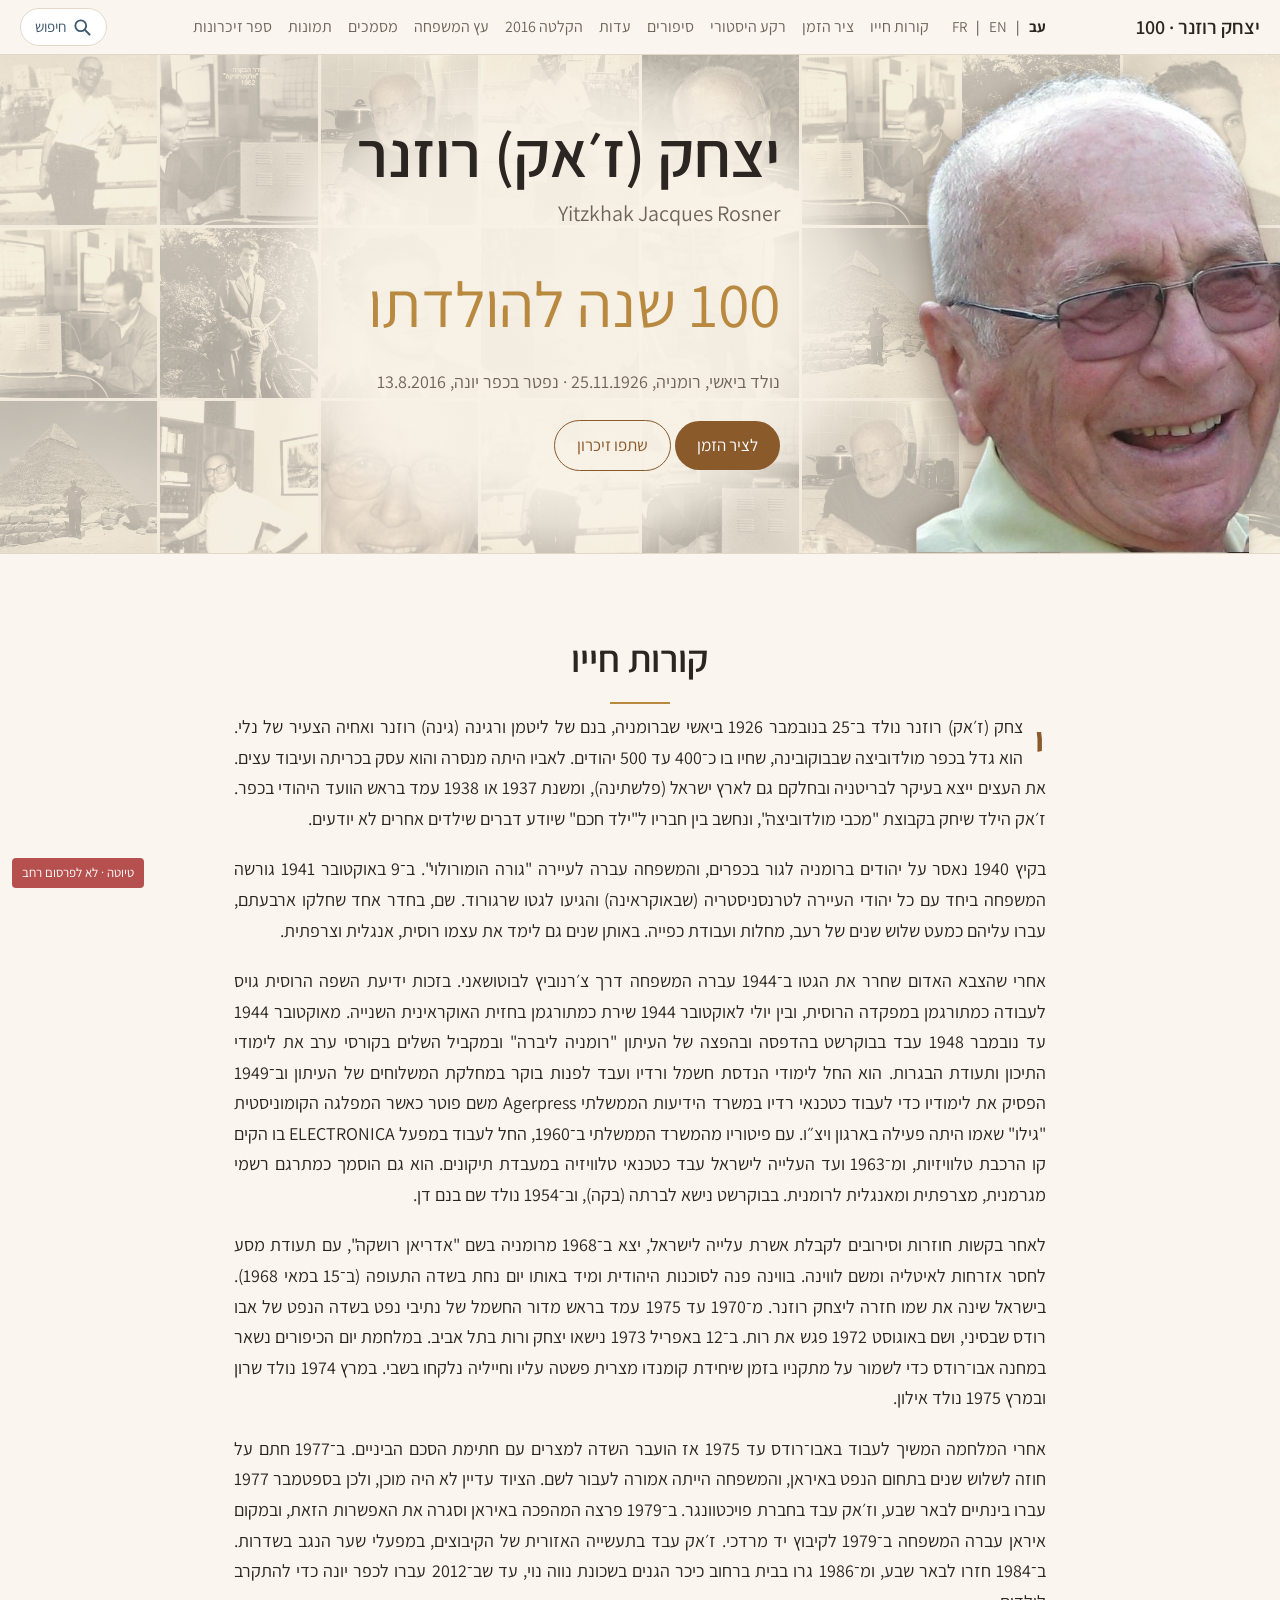
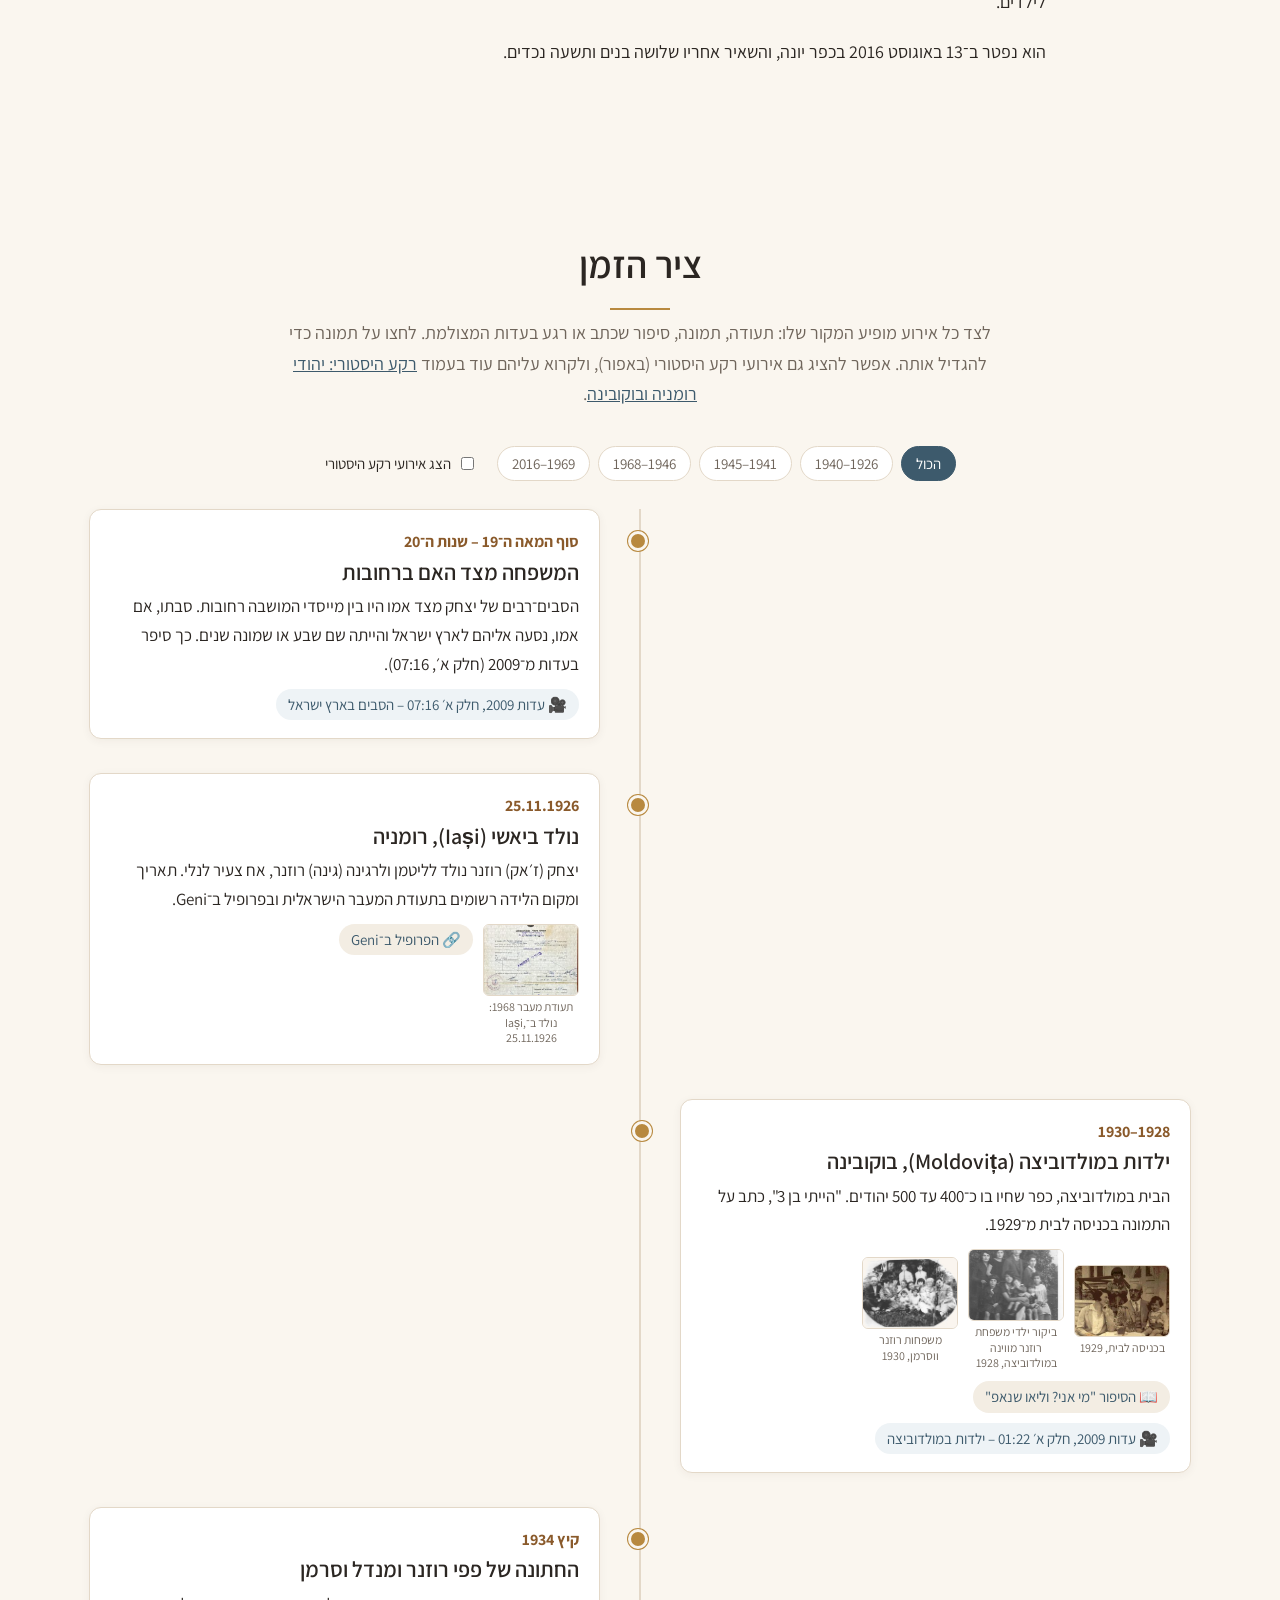
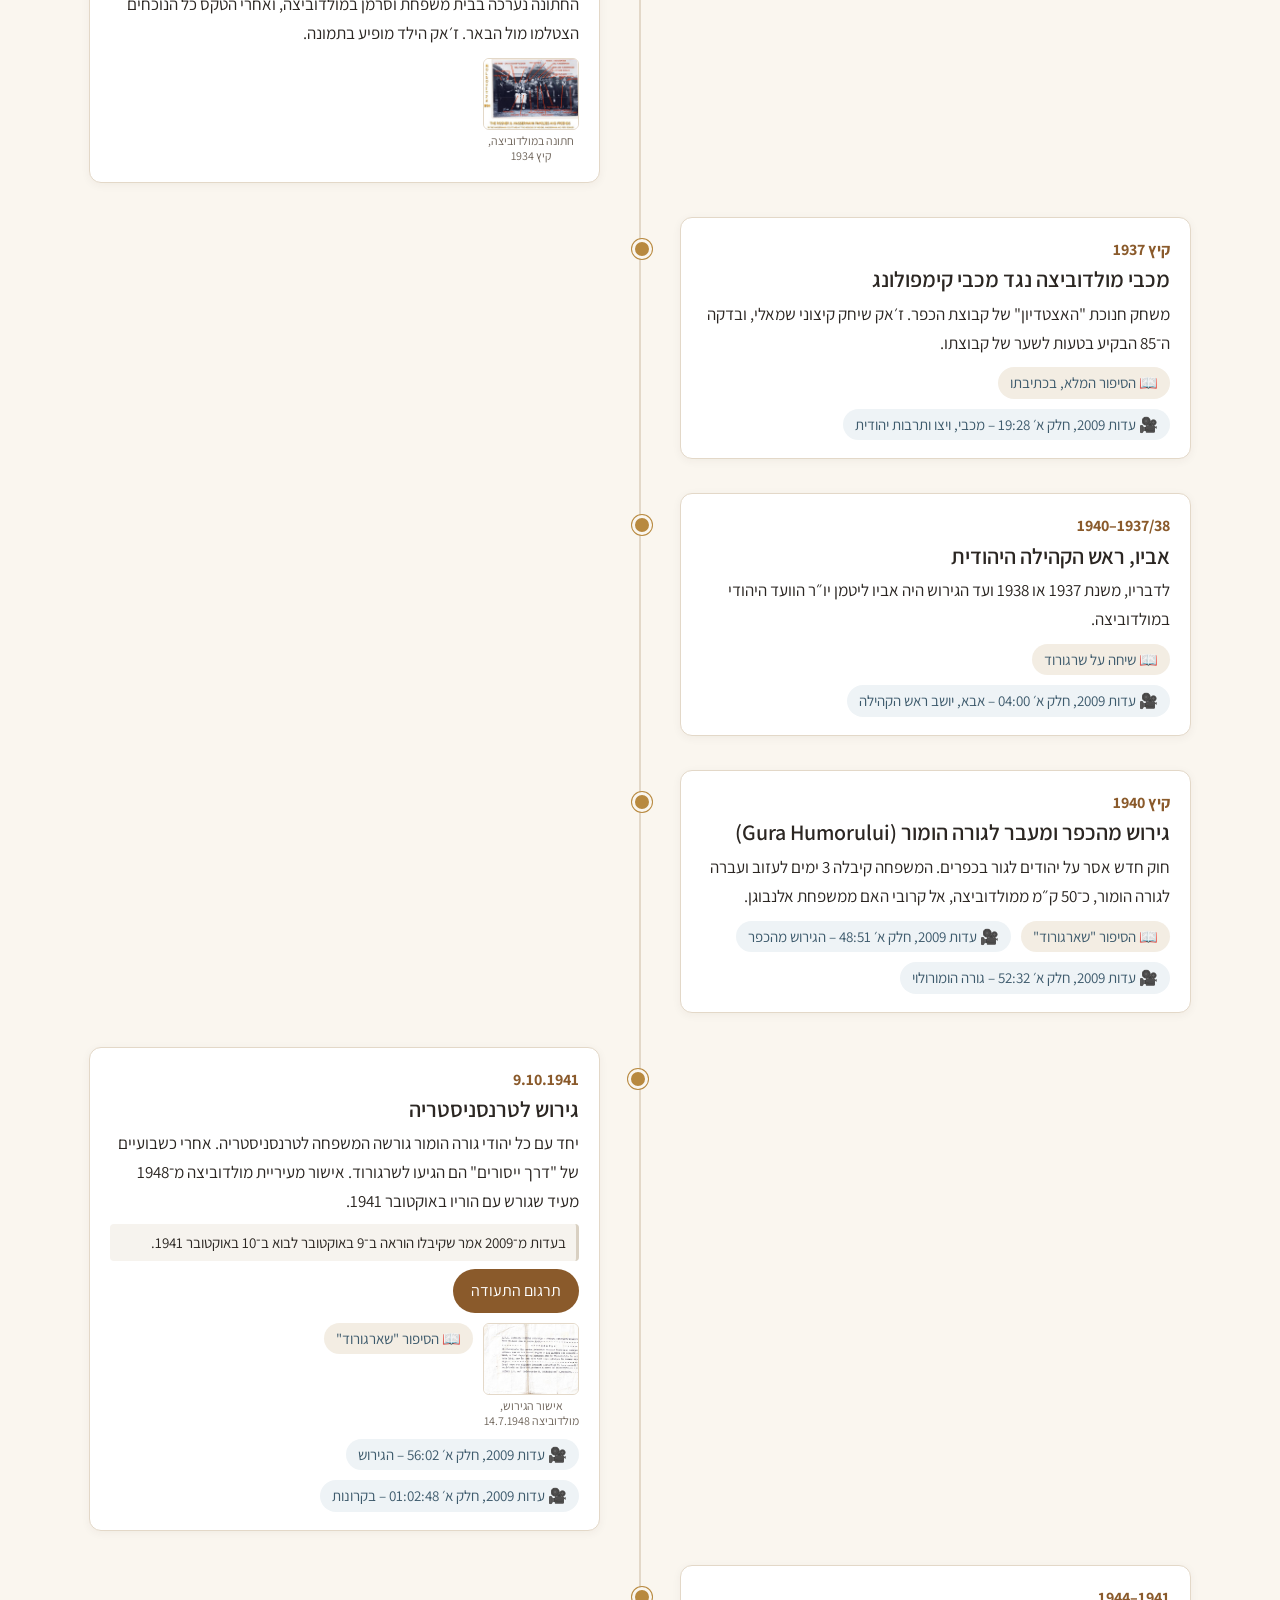
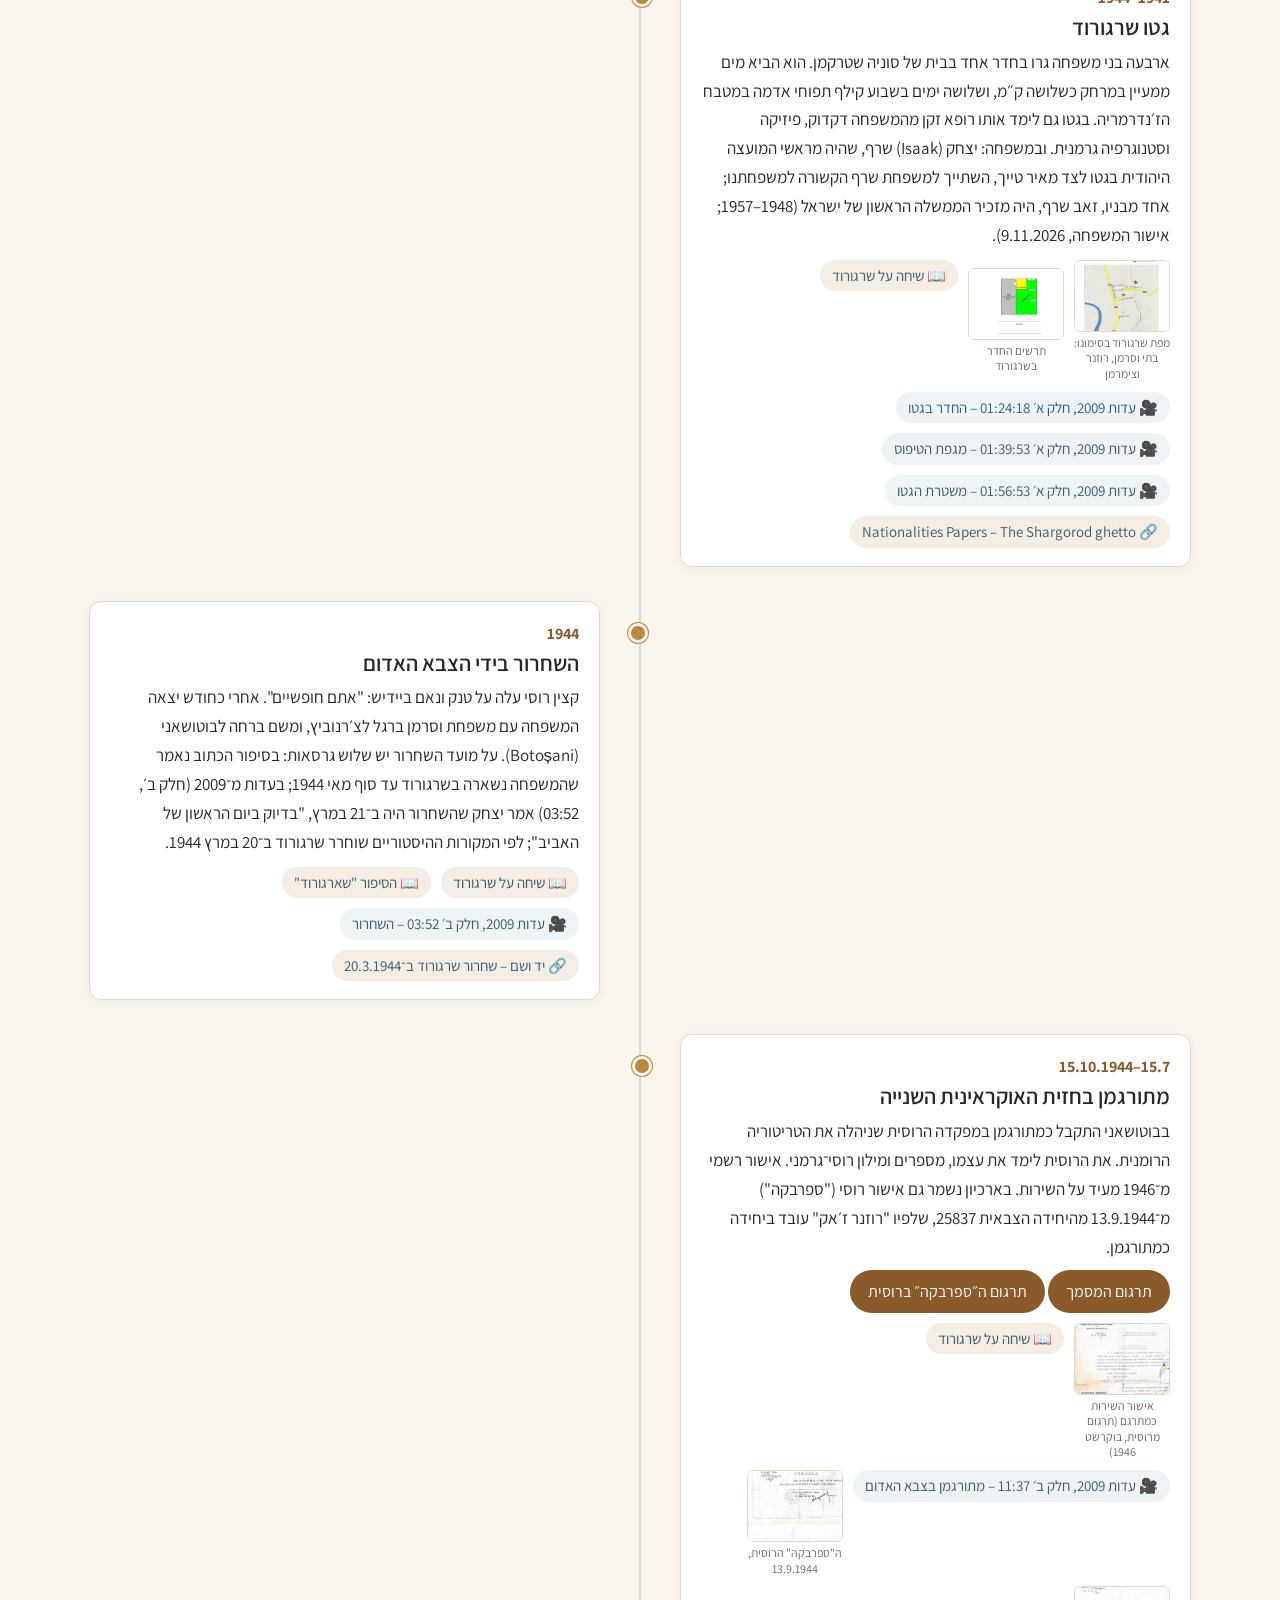
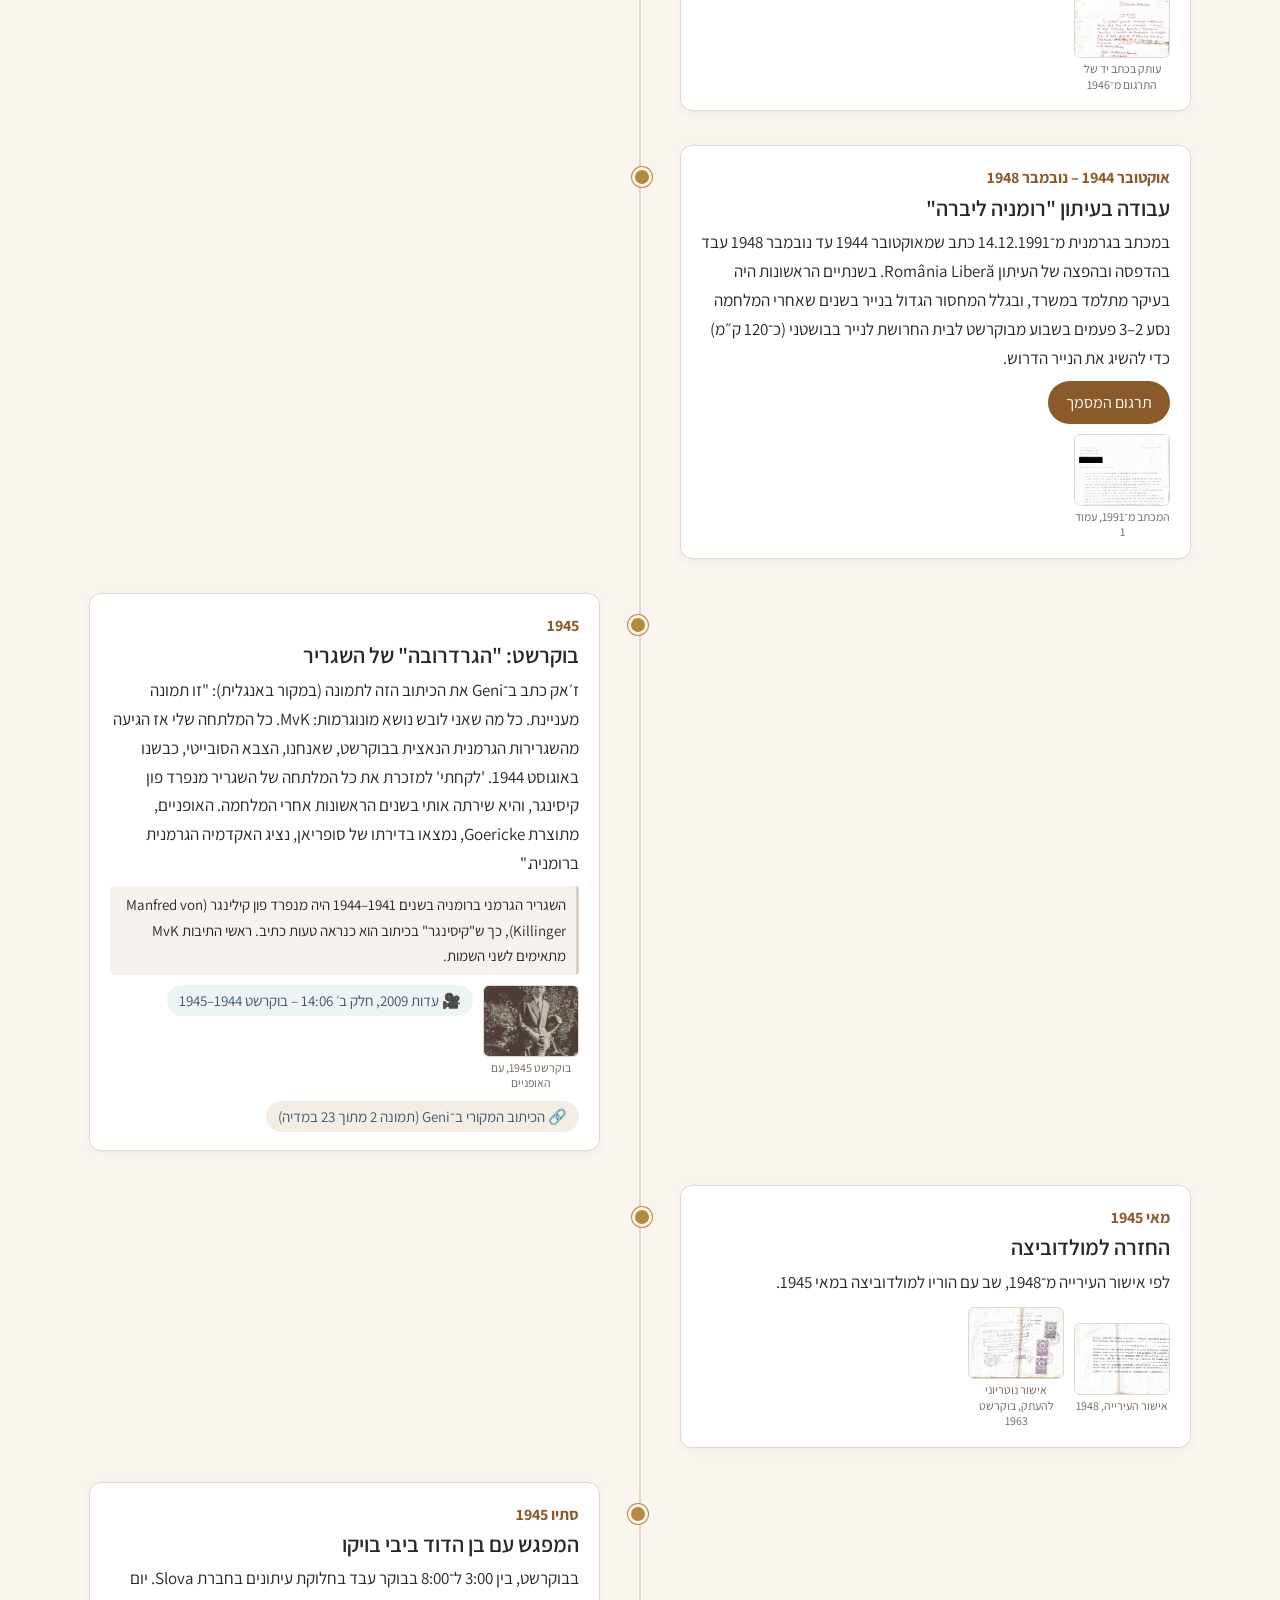
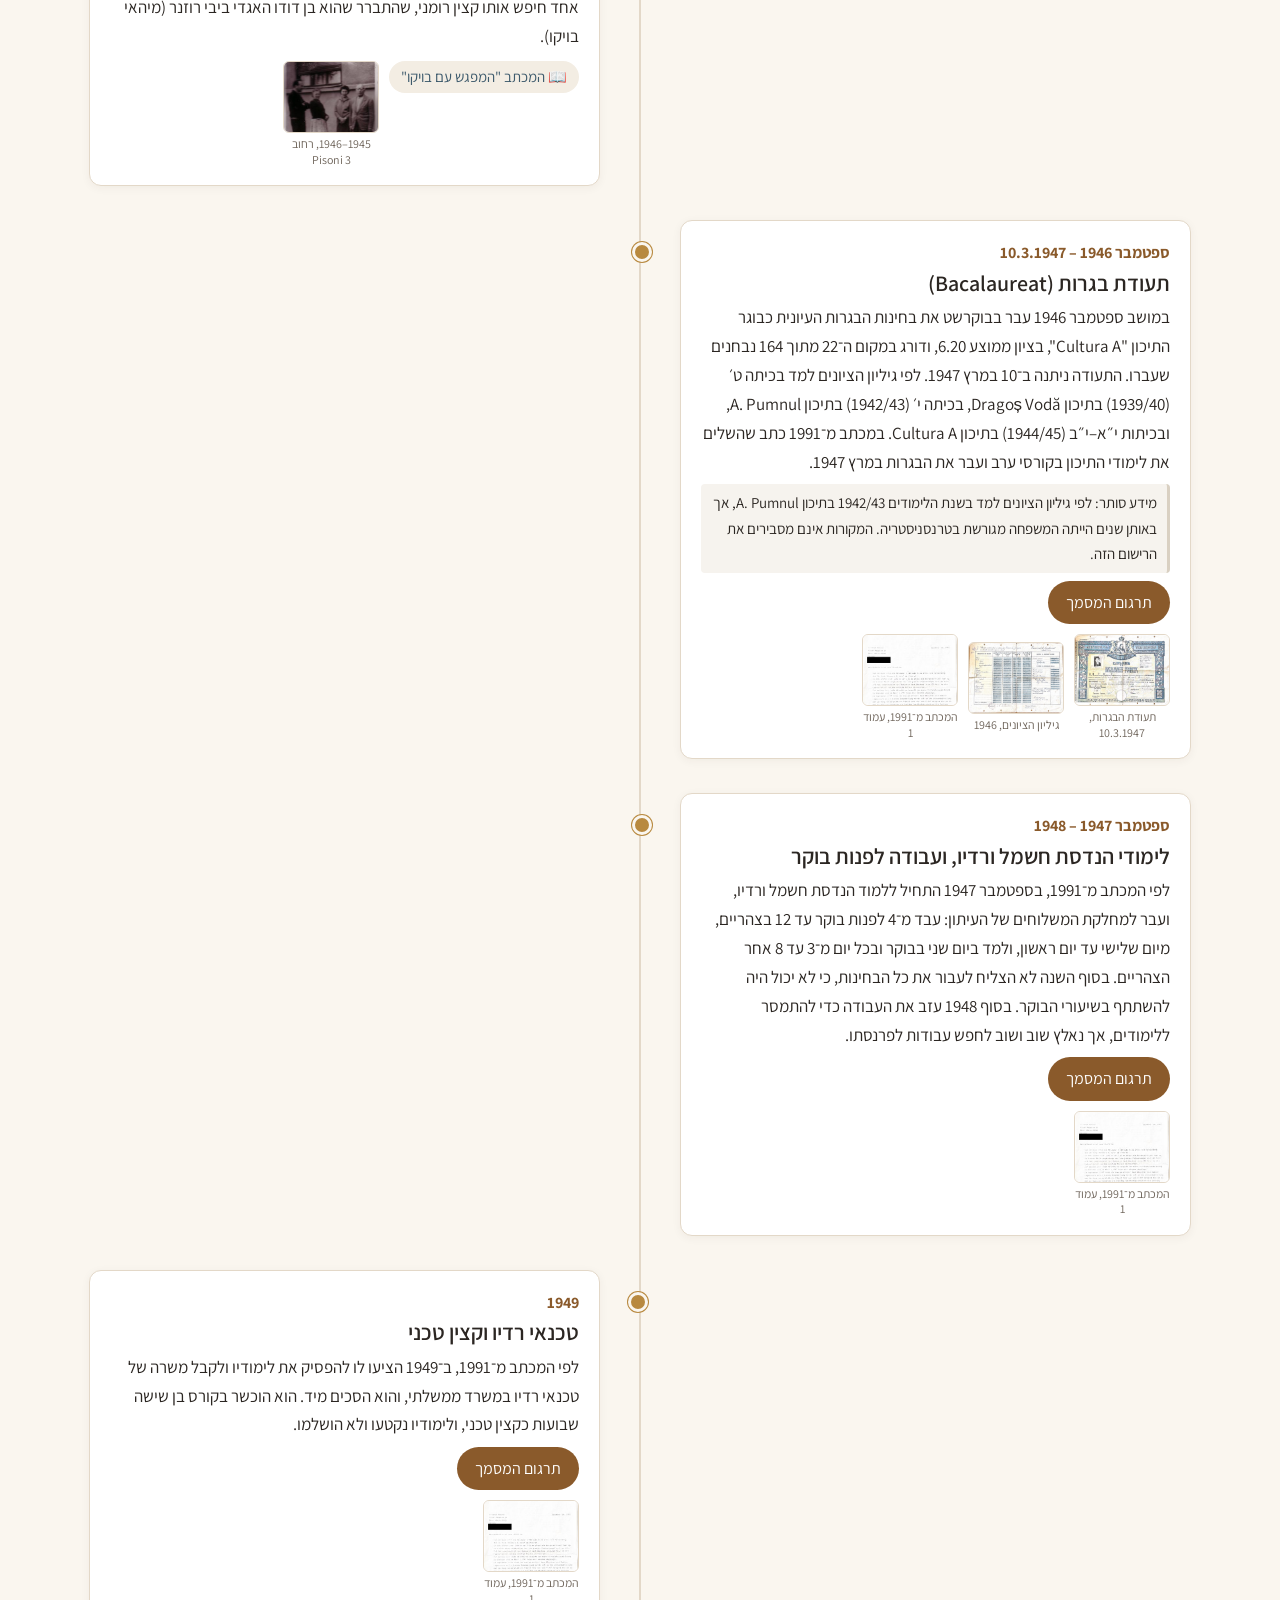
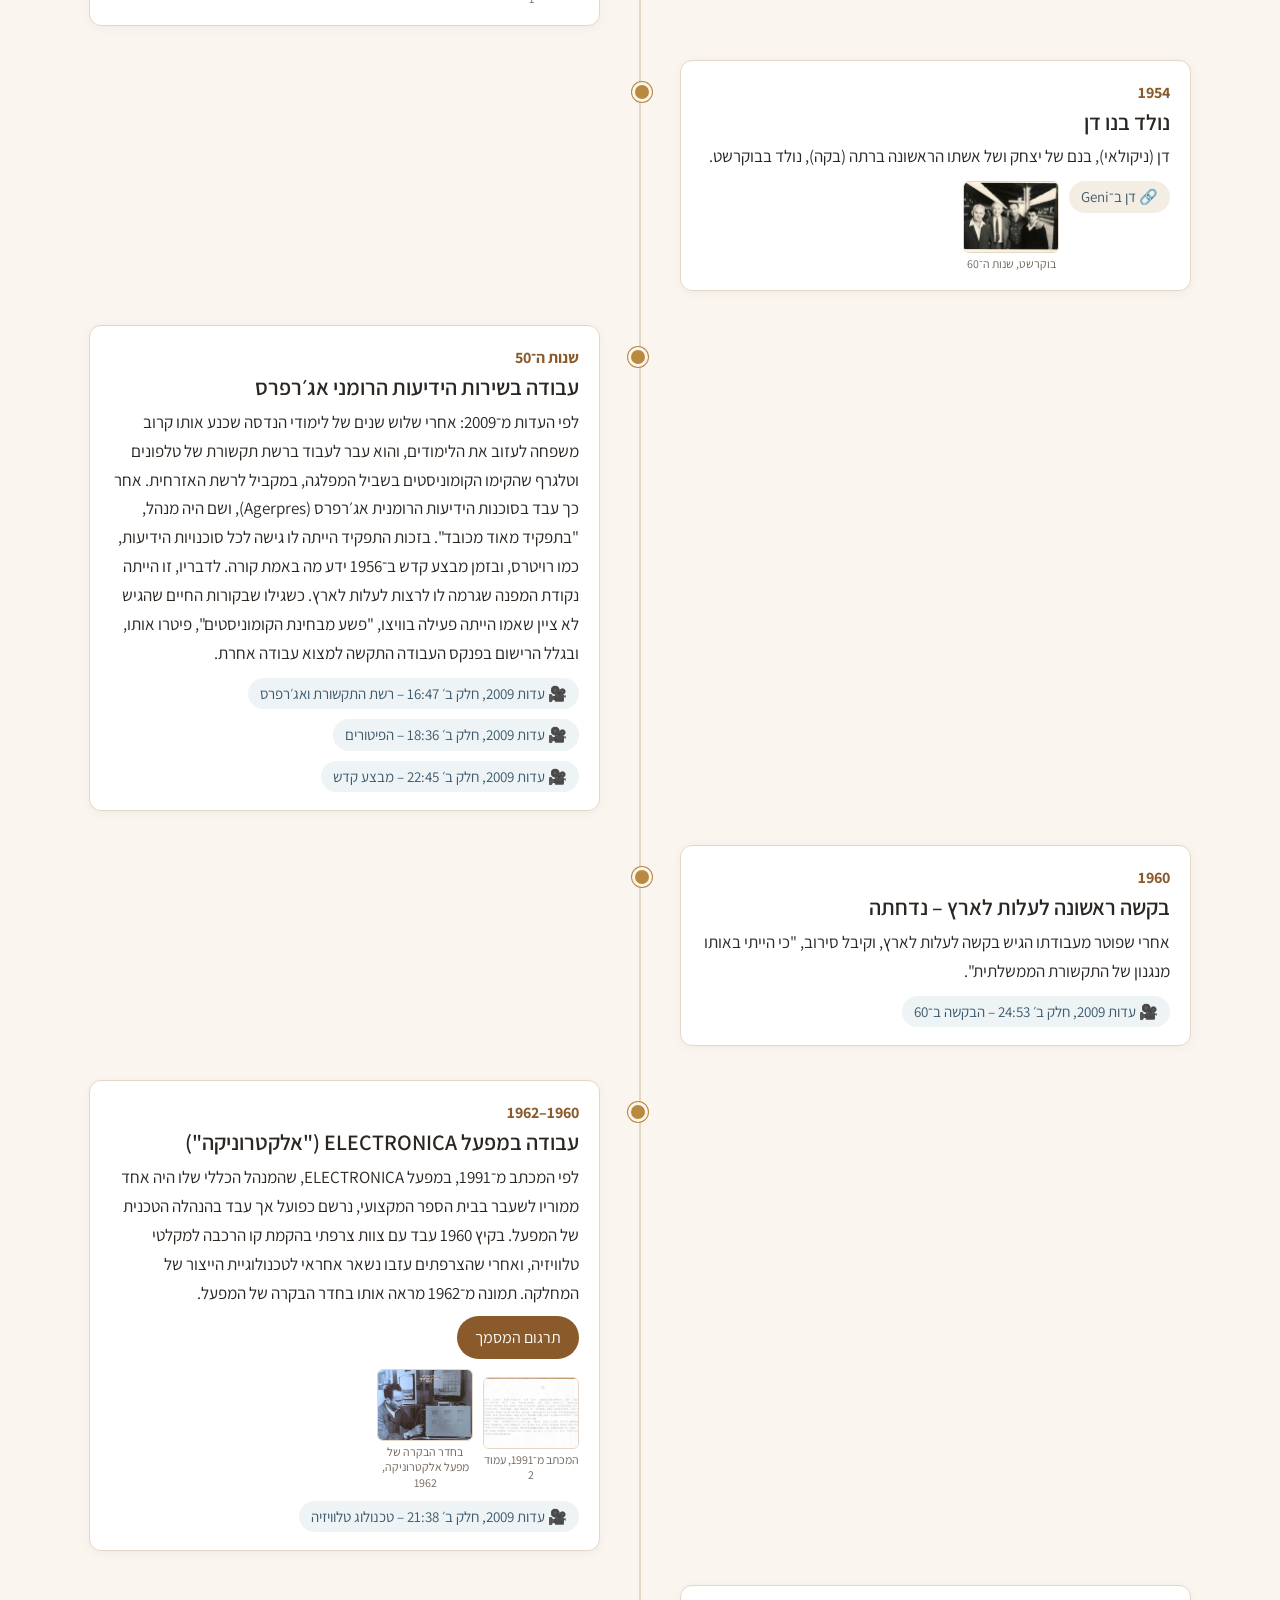
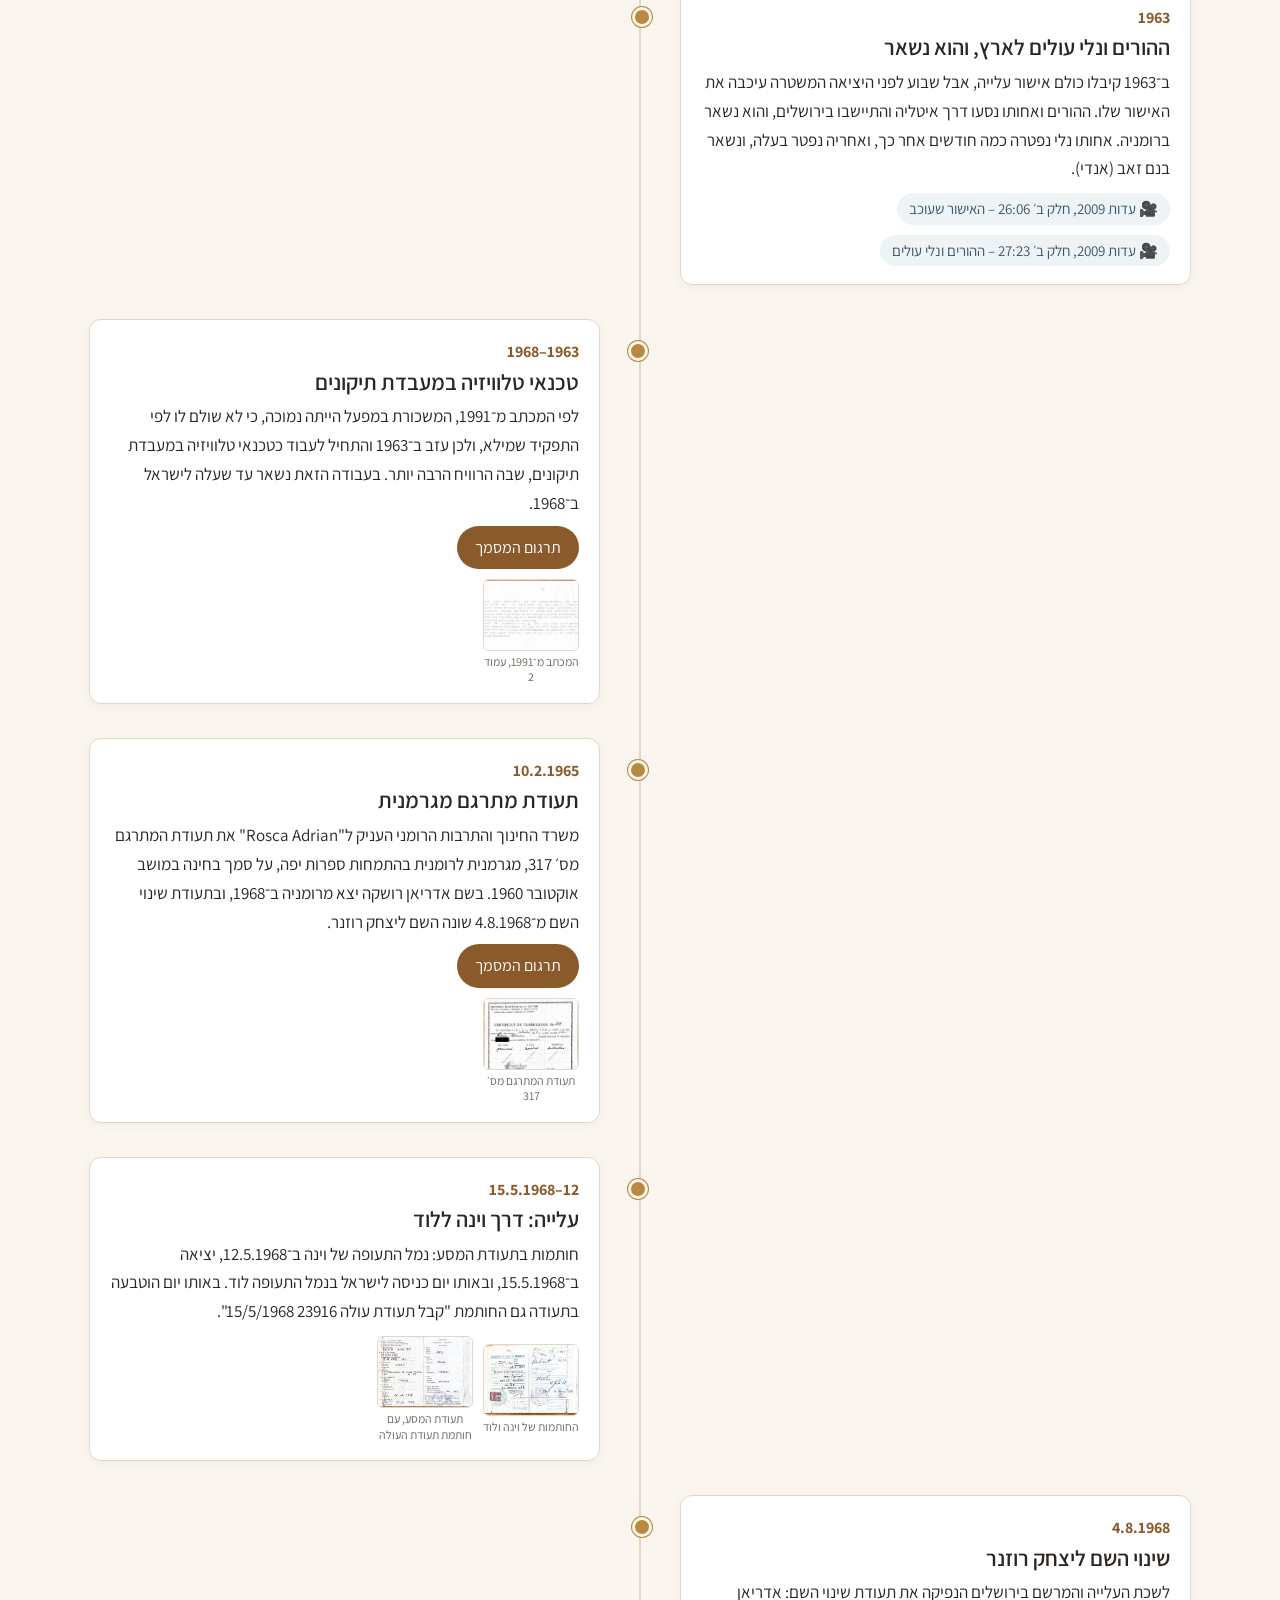
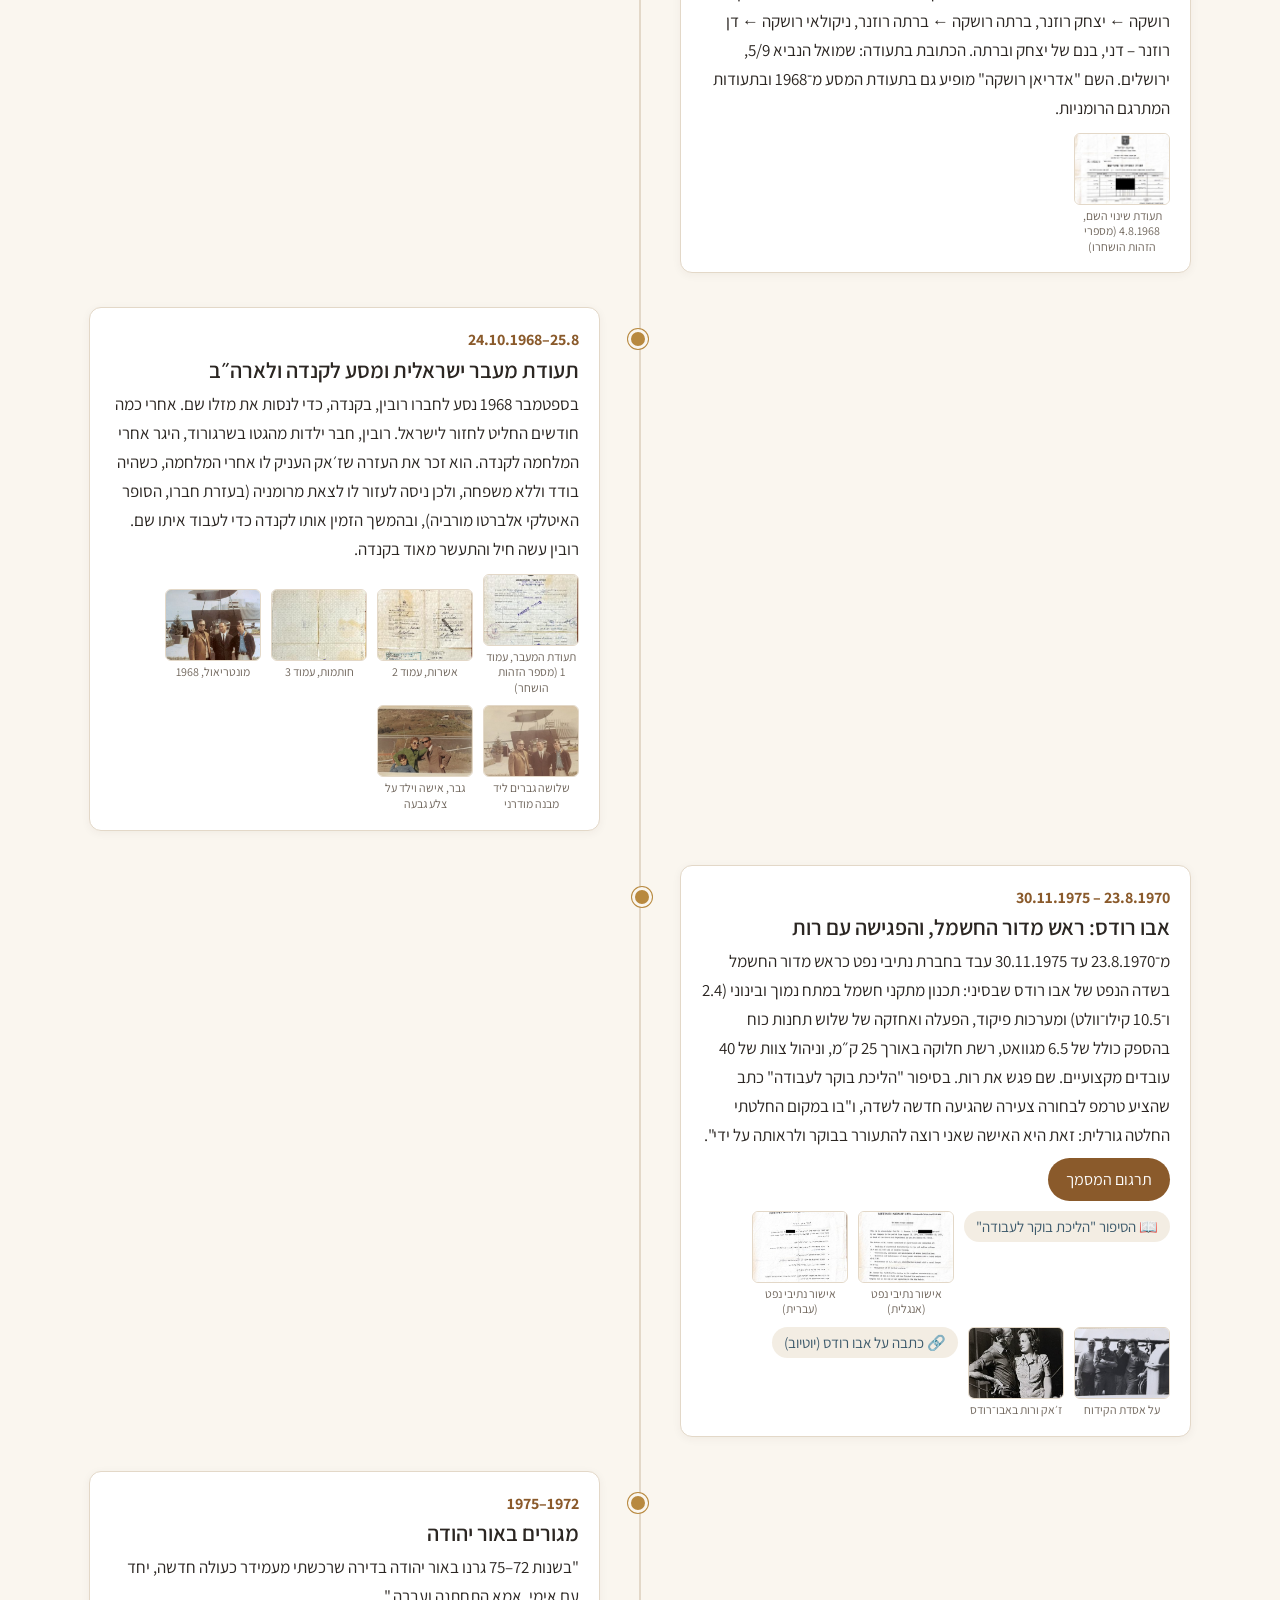
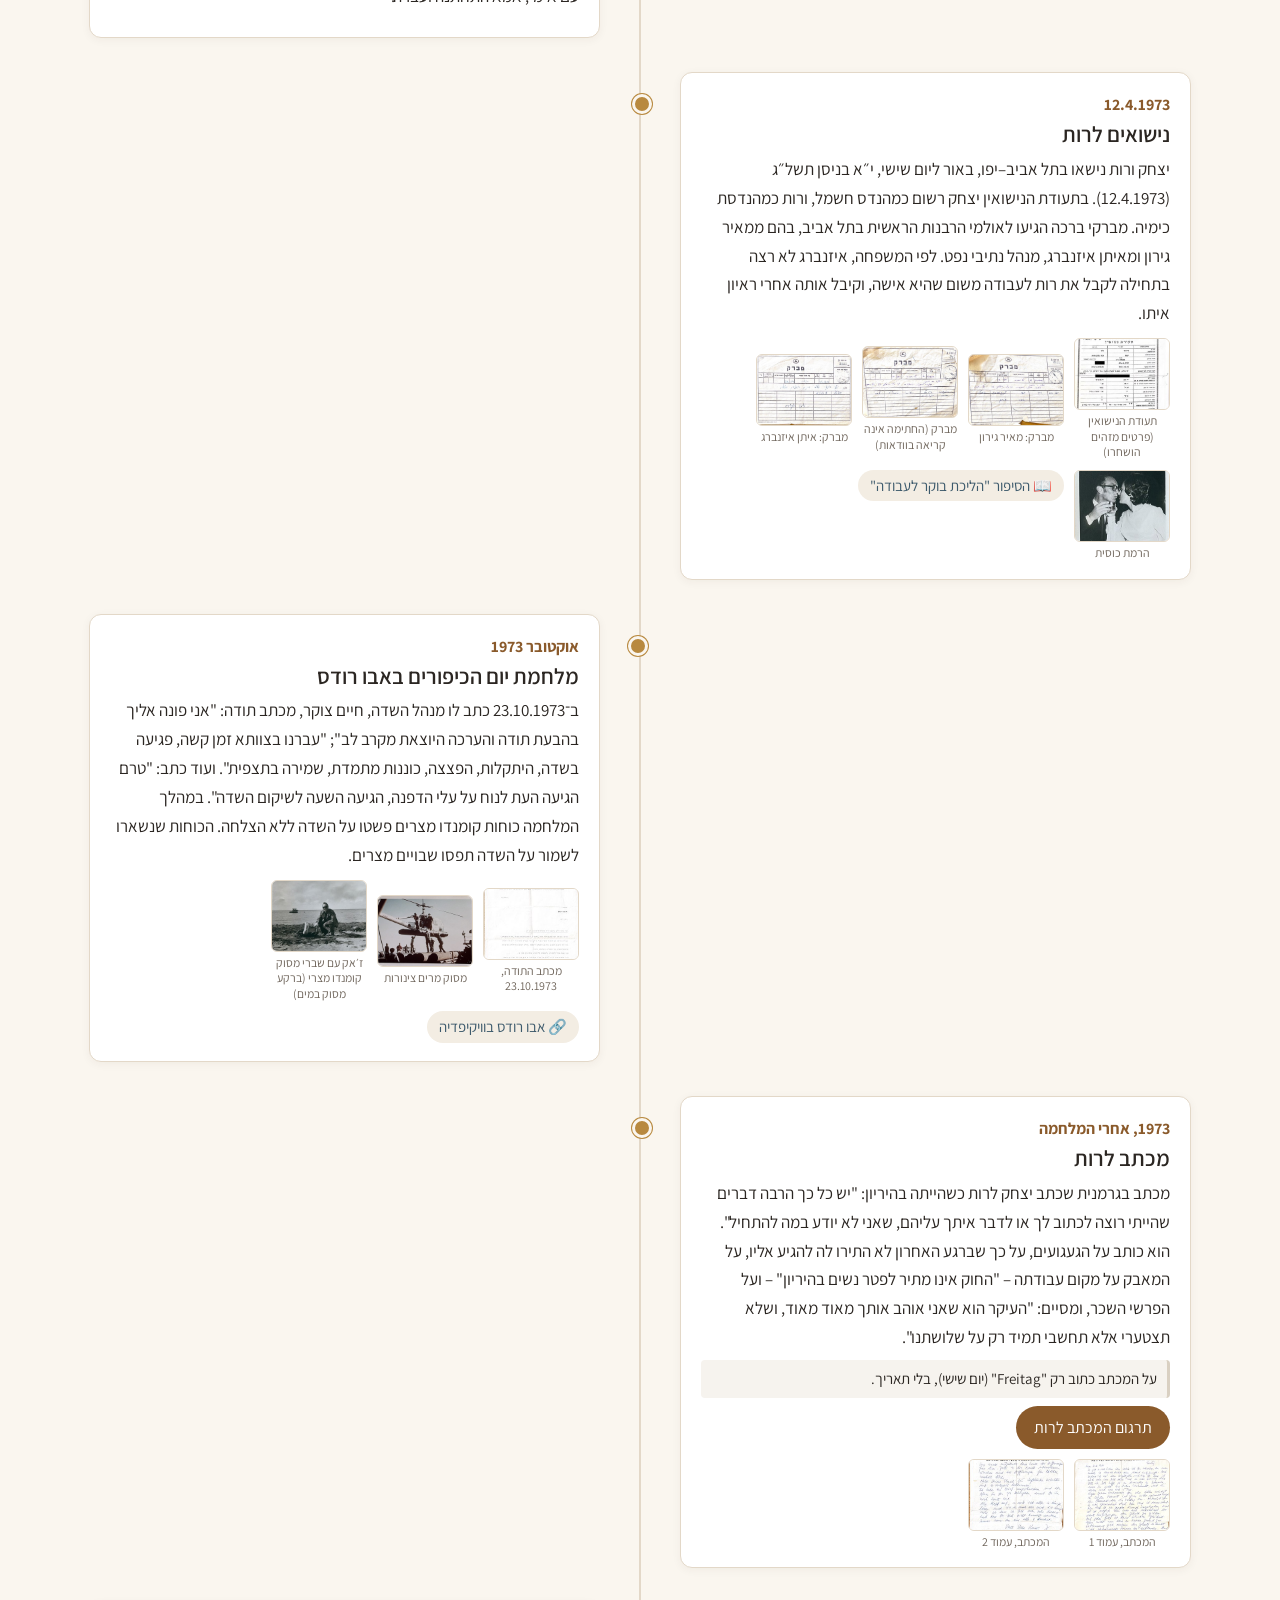
<file: index.html>
<!doctype html>
<html lang="he" dir="rtl">
<head>
<meta charset="utf-8">
<meta name="viewport" content="width=device-width,initial-scale=1">
<meta name="robots" content="noindex">
<title data-i18n="doc.title">יצחק (ז׳אק) רוזנר · 100 שנה · 1926–2026</title>
<meta name="description" content="אתר לזכרו של יצחק (ז׳אק) רוזנר, לציון 100 שנה להולדתו: קורות חייו, ציר זמן עם מסמכים, סיפורים שכתב, עדות, עץ משפחה ותמונות.">
<meta property="og:title" content="יצחק (ז׳אק) רוזנר · 100 שנה">
<meta property="og:image" content="img/hero.jpg">
<link rel="preconnect" href="https://fonts.googleapis.com"><link rel="preconnect" href="https://fonts.gstatic.com" crossorigin>
<link href="https://fonts.googleapis.com/css2?family=Assistant:wght@300;400;600;700&display=swap" rel="stylesheet">
<link rel="stylesheet" href="css/style.css">
</head>
<body>
<div class="draft-ribbon" data-i18n="ui.draft">טיוטה · לא לפרסום רחב</div>
<nav class="nav" id="nav">
  <a href="#top" class="nav-brand" data-i18n="nav.brand">יצחק רוזנר · 100</a>
  <div class="lang-switch" role="navigation" aria-label="Language">
    <button type="button" data-set-lang="he" lang="he">עב</button>
    <span aria-hidden="true">|</span>
    <button type="button" data-set-lang="en" lang="en">EN</button>
    <span aria-hidden="true">|</span>
    <button type="button" data-set-lang="fr" lang="fr">FR</button>
  </div>
  <button class="nav-toggle" data-i18n-aria="nav.menu" aria-label="תפריט" onclick="document.getElementById('nav').classList.toggle('open')">☰</button>
  <div class="nav-links">
    <a href="#bio" data-i18n="nav.bio">קורות חייו</a><a href="#timeline" data-i18n="nav.timeline">ציר הזמן</a><a href="history.html" data-i18n="nav.history">רקע היסטורי</a><a href="#stories" data-i18n="nav.stories">סיפורים</a><a href="#testimony" data-i18n="nav.testimony">עדות</a><a href="#recording2016" data-i18n="nav.recording">הקלטה 2016</a><a href="#family" data-i18n="nav.family">עץ המשפחה</a><a href="#documents" data-i18n="nav.documents">מסמכים</a><a href="#gallery" data-i18n="nav.gallery">תמונות</a><a href="#memories" data-i18n="nav.memories">ספר זיכרונות</a>
  </div>
  <button type="button" class="nav-search" data-search-open data-i18n-aria="search.open" aria-label="חיפוש באתר" title="Ctrl+K"><svg viewBox="0 0 24 24" width="20" height="20" aria-hidden="true"><circle cx="10.5" cy="10.5" r="6.5" fill="none" stroke="currentColor" stroke-width="2.2"/><line x1="15.5" y1="15.5" x2="21" y2="21" stroke="currentColor" stroke-width="2.4" stroke-linecap="round"/></svg><span data-i18n="search.btn">חיפוש</span></button>
</nav>

<header class="hero" id="top">
  <div class="hero-bg" aria-hidden="true"><img src="img/t/g_young_portrait.jpg" alt="" decoding="async"><img src="img/t/g_bicycle.jpg" alt="" decoding="async"><img src="img/t/g_lab.jpg" alt="" decoding="async"><img src="img/t/g_2011_aug.jpg" alt="" decoding="async"><img src="img/t/g_promenade.jpg" alt="" decoding="async"><img src="img/t/g_2012.jpg" alt="" decoding="async"><img src="img/t/g_1962_lab.jpg" alt="" decoding="async"><img src="img/t/g_old_5.jpg" alt="" decoding="async"><img src="img/t/g_2005b.jpg" alt="" decoding="async"><img src="img/t/g_study.jpg" alt="" decoding="async"><img src="img/t/g_ap17_1.jpg" alt="" decoding="async"><img src="img/t/g_2013.jpg" alt="" decoding="async"><img src="img/t/g_2011_85b.jpg" alt="" decoding="async"><img src="img/t/g_young_portrait.jpg" alt="" decoding="async"><img src="img/t/g_bicycle.jpg" alt="" decoding="async"><img src="img/t/g_lab.jpg" alt="" decoding="async"><img src="img/t/g_2011_aug.jpg" alt="" decoding="async"><img src="img/t/g_promenade.jpg" alt="" decoding="async"><img src="img/t/g_2012.jpg" alt="" decoding="async"><img src="img/t/g_1962_lab.jpg" alt="" decoding="async"><img src="img/t/g_old_5.jpg" alt="" decoding="async"><img src="img/t/g_2005b.jpg" alt="" decoding="async"><img src="img/t/g_study.jpg" alt="" decoding="async"><img src="img/t/g_ap17_1.jpg" alt="" decoding="async"><img src="img/t/g_2013.jpg" alt="" decoding="async"><img src="img/t/g_2011_85b.jpg" alt="" decoding="async"><img src="img/t/g_young_portrait.jpg" alt="" decoding="async"><img src="img/t/g_bicycle.jpg" alt="" decoding="async"><img src="img/t/g_lab.jpg" alt="" decoding="async"><img src="img/t/g_2011_aug.jpg" alt="" decoding="async"><img src="img/t/g_promenade.jpg" alt="" decoding="async"><img src="img/t/g_2012.jpg" alt="" decoding="async"><img src="img/t/g_1962_lab.jpg" alt="" decoding="async"><img src="img/t/g_old_5.jpg" alt="" decoding="async"><img src="img/t/g_2005b.jpg" alt="" decoding="async"><img src="img/t/g_study.jpg" alt="" decoding="async"><img src="img/t/g_ap17_1.jpg" alt="" decoding="async"><img src="img/t/g_2013.jpg" alt="" decoding="async"><img src="img/t/g_2011_85b.jpg" alt="" decoding="async"><img src="img/t/g_young_portrait.jpg" alt="" decoding="async"><img src="img/t/g_bicycle.jpg" alt="" decoding="async"><img src="img/t/g_lab.jpg" alt="" decoding="async"><img src="img/t/g_2011_aug.jpg" alt="" decoding="async"><img src="img/t/g_promenade.jpg" alt="" decoding="async"><img src="img/t/g_2012.jpg" alt="" decoding="async"><img src="img/t/g_1962_lab.jpg" alt="" decoding="async"><img src="img/t/g_old_5.jpg" alt="" decoding="async"><img src="img/t/g_2005b.jpg" alt="" decoding="async"><img src="img/t/g_study.jpg" alt="" decoding="async"><img src="img/t/g_ap17_1.jpg" alt="" decoding="async"><img src="img/t/g_2013.jpg" alt="" decoding="async"><img src="img/t/g_2011_85b.jpg" alt="" decoding="async"></div><div class="hero-veil" aria-hidden="true"></div>
  <div class="hero-inner">
    <figure class="hero-photo"><img src="img/hero_cutout.webp" alt="יצחק רוזנר, 2009" data-i18n-alt="hero.alt"></figure>
    <div class="hero-text">
      <h1 data-i18n="hero.name">יצחק (ז׳אק) רוזנר</h1>
      <p class="latin">Yitzkhak Jacques Rosner</p>
      <p class="hundred"><span>100</span> <span data-i18n="hero.hundred">שנה להולדתו</span></p>
      <p class="dates" data-i18n="hero.dates">נולד ביאשי, רומניה, 25.11.1926 · נפטר בכפר יונה, 13.8.2016</p>
      <p class="hero-cta"><a class="btn" href="#timeline" data-i18n="hero.cta.timeline">לציר הזמן</a> <a class="btn ghost" href="#memories" data-i18n="hero.cta.memory">שתפו זיכרון</a></p>
    </div>
  </div>
</header>

<main>
<section id="bio" class="section narrow">
  <h2 class="sec-title" data-i18n="sec.bio">קורות חייו</h2>
  <div class="bio">
    <p data-i18n="bio.1">יצחק (ז׳אק) רוזנר נולד ב־25 בנובמבר 1926 ביאשי שברומניה, בנם של ליטמן ורגינה (גינה) רוזנר ואחיה הצעיר של נלי. הוא גדל בכפר מולדוביצה שבבוקובינה, שחיו בו כ־400 עד 500 יהודים. לאביו היתה מנסרה והוא עסק בכריתה ועיבוד עצים. את העצים ייצא בעיקר לבריטניה ובחלקם גם לארץ ישראל (פלשתינה), ומשנת 1937 או 1938 עמד בראש הוועד היהודי בכפר. ז׳אק הילד שיחק בקבוצת "מכבי מולדוביצה", ונחשב בין חבריו ל"ילד חכם" שיודע דברים שילדים אחרים לא יודעים.</p>
    <p data-i18n="bio.2">בקיץ 1940 נאסר על יהודים ברומניה לגור בכפרים, והמשפחה עברה לעיירה "גורה הומורולוי". ב־9 באוקטובר 1941 גורשה המשפחה ביחד עם כל יהודי העיירה לטרנסניסטריה (שבאוקראינה) והגיעו לגטו שרגורוד. שם, בחדר אחד שחלקו ארבעתם, עברו עליהם כמעט שלוש שנים של רעב, מחלות ועבודת כפייה. באותן שנים גם לימד את עצמו רוסית, אנגלית וצרפתית.</p>
    <p data-i18n="bio.3">אחרי שהצבא האדום שחרר את הגטו ב־1944 עברה המשפחה דרך צ׳רנוביץ לבוטושאני. בזכות ידיעת השפה הרוסית גויס לעבודה כמתורגמן במפקדה הרוסית, ובין יולי לאוקטובר 1944 שירת כמתורגמן בחזית האוקראינית השנייה. מאוקטובר 1944 עד נובמבר 1948 עבד בבוקרשט בהדפסה ובהפצה של העיתון "רומניה ליברה" ובמקביל השלים בקורסי ערב את לימודי התיכון ותעודת הבגרות. הוא החל לימודי הנדסת חשמל ורדיו ועבד לפנות בוקר במחלקת המשלוחים של העיתון וב־1949 הפסיק את לימודיו כדי לעבוד כטכנאי רדיו במשרד הידיעות הממשלתי Agerpress משם פוטר כאשר המפלגה הקומוניסטית "גילו" שאמו היתה פעילה בארגון ויצ״ו. עם פיטוריו מהמשרד הממשלתי ב־1960, החל לעבוד במפעל ELECTRONICA בו הקים קו הרכבת טלוויזיות, ומ־1963 ועד העלייה לישראל עבד כטכנאי טלוויזיה במעבדת תיקונים. הוא גם הוסמך כמתרגם רשמי מגרמנית, מצרפתית ומאנגלית לרומנית. בבוקרשט נישא לברתה (בקה), וב־1954 נולד שם בנם דן.</p>
    <p data-i18n="bio.4">לאחר בקשות חוזרות וסירובים לקבלת אשרת עלייה לישראל, יצא ב־1968 מרומניה בשם "אדריאן רושקה", עם תעודת מסע לחסר אזרחות לאיטליה ומשם לווינה. בווינה פנה לסוכנות היהודית ומיד באותו יום נחת בשדה התעופה (ב־15 במאי 1968). בישראל שינה את שמו חזרה ליצחק רוזנר. מ־1970 עד 1975 עמד בראש מדור החשמל של נתיבי נפט בשדה הנפט של אבו רודס שבסיני, ושם באוגוסט 1972 פגש את רות. ב־12 באפריל 1973 נישאו יצחק ורות בתל אביב. במלחמת יום הכיפורים נשאר במחנה אבו־רודס כדי לשמור על מתקניו בזמן שיחידת קומנדו מצרית פשטה עליו וחייליה נלקחו בשבי. במרץ 1974 נולד שרון ובמרץ 1975 נולד אילון.</p>
    <p data-i18n="bio.6">אחרי המלחמה המשיך לעבוד באבו־רודס עד 1975 אז הועבר השדה למצרים עם חתימת הסכם הביניים. ב־1977 חתם על חוזה לשלוש שנים בתחום הנפט באיראן, והמשפחה הייתה אמורה לעבור לשם. הציוד עדיין לא היה מוכן, ולכן בספטמבר 1977 עברו בינתיים לבאר שבע, וז׳אק עבד בחברת פויכטוונגר. ב־1979 פרצה המהפכה באיראן וסגרה את האפשרות הזאת, ובמקום איראן עברה המשפחה ב־1979 לקיבוץ יד מרדכי. ז׳אק עבד בתעשייה האזורית של הקיבוצים, במפעלי שער הנגב בשדרות. ב־1984 חזרו לבאר שבע, ומ־1986 גרו בבית ברחוב כיכר הגנים בשכונת נווה נוי, עד שב־2012 עברו לכפר יונה כדי להתקרב לילדים.</p>
    <p data-i18n="bio.5">הוא נפטר ב־13 באוגוסט 2016 בכפר יונה, והשאיר אחריו שלושה בנים ותשעה נכדים.</p>
  </div>
</section>

<section id="timeline" class="section">
  <h2 class="sec-title" data-i18n="sec.timeline">ציר הזמן</h2>
  <p class="sec-lead" data-i18n-html="sec.timeline.lead">לצד כל אירוע מופיע המקור שלו: תעודה, תמונה, סיפור שכתב או רגע בעדות המצולמת. לחצו על תמונה כדי להגדיל אותה. אפשר להציג גם אירועי רקע היסטורי (באפור), ולקרוא עליהם עוד בעמוד <a href="history.html">רקע היסטורי: יהודי רומניה ובוקובינה</a>.</p>
  <div class="tl-filter" id="tlFilter"></div>
  <ol class="timeline" id="tl"></ol>
</section>

<section id="stories" class="section alt">
  <h2 class="sec-title" data-i18n="sec.stories">הסיפורים שלו</h2>
  <p class="sec-lead" data-i18n="sec.stories.lead">סיפורים וזיכרונות שיצחק רוזנר כתב בעצמו.</p>
  <div class="cards" id="storyCards"></div>
</section>

<section id="testimony" class="section narrow">
  <h2 class="sec-title" data-i18n="sec.testimony">העדות ביד ושם (2009)</h2>
  <p class="sec-lead" data-i18n="sec.testimony.lead">עדות שמסר ליד ושם ב־י״ג באדר תשס״ט (9.3.2009), בבית בבאר שבע, בשני חלקים. מתחת לכל סרטון יש תמלול ערוך עם פרקים, וכל שעה בתמלול פותחת את הסרטון ברגע המתאים.</p>
  <div class="videos">
    <figure><div class="yt"><iframe loading="lazy" src="https://www.youtube-nocookie.com/embed/Id7uz9Xt8M4" title="עדות יצחק רוזנר ליד ושם – חלק א" data-i18n-aria="yt.part1" allowfullscreen></iframe></div>
      <figcaption data-i18n-html="yt.cap1">חלק א׳ (1:59:23) · <a href="https://youtu.be/Id7uz9Xt8M4" target="_blank" rel="noopener">לצפייה ביוטיוב</a></figcaption>
      <details class="transcript" id="tr-part1"><summary data-i18n="tr.part1">תמלול חלק א׳ · תמלול אוטומטי ערוך – טרם נבדק על ידי המשפחה</summary><div class="tr-text" data-src="data/testimony_part1.html">טוען…</div></details></figure>
    <figure><div class="yt"><iframe loading="lazy" src="https://www.youtube-nocookie.com/embed/WQ14GO9kM6o" title="עדות יצחק רוזנר ליד ושם – חלק ב" data-i18n-aria="yt.part2" allowfullscreen></iframe></div>
      <figcaption data-i18n-html="yt.cap2">חלק ב׳ (38:43) · <a href="https://youtu.be/WQ14GO9kM6o" target="_blank" rel="noopener">לצפייה ביוטיוב</a></figcaption>
      <details class="transcript" id="tr-part2"><summary data-i18n="tr.part2">תמלול חלק ב׳ · תמלול אוטומטי ערוך – טרם נבדק על ידי המשפחה</summary><div class="tr-text" data-src="data/testimony_part2.html">טוען…</div></details></figure>
  </div>
</section>

<section id="recording2016" class="section narrow alt">
  <h2 class="sec-title" data-i18n="sec.recording">ז׳אק מספר את סיפור ילדותו בשואה (2016)</h2>
  <p class="sec-lead" data-i18n="sec.recording.lead">הקלטה ביתית מ־6.5.2016 (1:04:26). יצחק מספר לבני המשפחה על הדרך לשרגורוד, על החדר בגטו, על הרעב והטיפוס, על השחרור ועל הדרך לבוטושאני.</p>
  <audio id="rec2016" controls preload="metadata" src="audio/aba_sipur_yeladut_shoah_2016-05-06.mp3" style="display:block;width:100%;max-width:100%;box-sizing:border-box"></audio>
  <p class="muted" style="font-size:14px;margin-top:8px" data-i18n="rec.cleaned">הקלטה עברה ניקוי רעשי רקע</p>
  <p class="muted" style="font-size:14px"><a href="audio/aba_sipur_yeladut_shoah_2016-05-06.mp3" download data-i18n="rec.download">הורדת ההקלטה (MP3, 45MB)</a></p>
  <details class="transcript" id="tr-rec2016"><summary data-i18n="tr.rec">תמלול ההקלטה · תמלול אוטומטי – טרם נבדק</summary><div class="tr-text" data-src="data/recording2016.html">טוען…</div></details>
</section>

<section id="family" class="section alt">
  <h2 class="sec-title" data-i18n="sec.family">עץ המשפחה</h2>
  <p class="sec-lead" data-i18n="sec.family.lead">לפי הפרופילים ב־Geni. לבני משפחה בחיים מוצגים רק שמות.</p>
  <p class="tree-hint" data-i18n="tree.hint">לחצו על אדם לפרטים. אפשר לזום ולגרור את העץ.</p>
  <div class="tree-toolbar" dir="ltr">
    <button type="button" id="treeZoomOut" data-i18n-aria="tree.zoomOut" aria-label="הקטנה">−</button>
    <button type="button" id="treeZoomFit" data-i18n="tree.fit">התאמה</button>
    <button type="button" id="treeZoomIn" data-i18n-aria="tree.zoomIn" aria-label="הגדלה">+</button>
  </div>
  <div class="tree-viewport" id="treeViewport">
    <div class="tree-canvas" id="treeCanvas"></div>
  </div>
  <div class="tree-info" id="treeInfo" hidden></div>
  <p class="center"><a class="btn big" href="https://www.geni.com/people/Yitzkhak-Rosner/145344" target="_blank" rel="noopener" data-i18n="tree.geniBtn">לעץ המלא בג׳ני</a></p>
  <p class="fine center"><a href="https://www.geni.com/family-tree/share/6000000000591046927" target="_blank" rel="noopener" data-i18n="tree.geniLink">העץ המלא בג׳ני</a></p>
</section>

<section id="documents" class="section">
  <h2 class="sec-title" data-i18n="sec.docs">מסמכים ותעודות</h2>
  <p class="sec-lead" data-i18n="sec.docs.lead">תעודות ומסמכים מתיקיית "מסמכים של אבא מרומניה" ומארכיון המשפחה. מספרי זהות ומספרי תיק הושחרו. ליד מסמכים שאינם בעברית יש כפתור תרגום.</p>
  <div class="docs" id="docs"></div>
</section>

<section id="gallery" class="section alt">
  <h2 class="sec-title" data-i18n="sec.gallery">תמונות</h2>
  <p class="sec-lead" data-i18n="sec.gallery.lead">מבחר תמונות מ־Geni, מהאלבומים "סבא ז׳ק" ו"אבא 100" ומהמצגת המשפחתית.</p>
  <div id="galleryWrap"></div>
  <p class="gallery-album"><a class="btn" href="https://photos.app.goo.gl/gUVSNr7d9CjSjsnLA" target="_blank" rel="noopener" data-i18n="gallery.album">לאלבום התמונות המלא</a></p>
</section>

<section id="memories" class="section narrow">
  <h2 class="sec-title" data-i18n="sec.memories">ספר זיכרונות</h2>
  <p class="sec-lead" data-i18n="sec.memories.lead">הכרתם את יצחק (ז׳אק)? כתבו זיכרון, סיפור או פרט מעניין, וצרפו תמונות, סרטונים או מסמכים.</p>
  <p class="mem-add"><button type="button" class="btn" id="memOpen" data-i18n="mem.add">הוסף זיכרון</button></p>
  <p id="memFlash" class="status" role="status"></p>
  <div id="memList" class="mem-list"></div>
  <div id="memModal" class="mem-modal" hidden>
    <div class="mem-modal-box" role="dialog" aria-modal="true" aria-labelledby="memModalTitle">
      <button type="button" class="mem-modal-x" id="memClose" data-i18n-aria="mem.close" aria-label="סגירה">×</button>
      <h3 id="memModalTitle" data-i18n="mem.add">הוסף זיכרון</h3>
      <p class="hint mem-edit-note" data-i18n="mem.editNote">אפשר לערוך את הזיכרון מאוחר יותר מאותו מכשיר.</p>
      <form id="memForm" class="mem-form" novalidate>
        <div class="row"><label><span data-i18n="mem.name">השם שלך *</span><input name="name" required maxlength="100"></label><label><span data-i18n="mem.relation">הקשר ליצחק</span><input name="relation" maxlength="100" placeholder="למשל: נכדה, חבר מאבו רודיס" data-i18n-placeholder="mem.relation.ph"></label></div>
        <label><span data-i18n="mem.memory">הזיכרון שלך *</span><textarea name="memory" rows="6" required maxlength="10000"></textarea></label>
        <div id="memExistingFiles" class="mem-existing" hidden></div>
        <label><span data-i18n="mem.files">קבצים (תמונות, סרטונים קצרים, מסמכים)</span><input type="file" name="files" multiple accept="image/*,video/*,application/pdf,.doc,.docx"></label>
        <p class="hint" data-i18n-html="mem.hint">עד <span id="maxMb">25</span>MB בסך הכול. לסרטון ארוך אפשר להדביק קישור (יוטיוב, Google Drive וכו׳):</p>
        <label><span data-i18n="mem.links">קישורים</span><input name="links" maxlength="1000" placeholder="https://…"></label>
        <label><span data-i18n="mem.email">אימייל (לא יפורסם, רק כדי שנוכל לחזור אליך)</span><input name="email" type="email" maxlength="200"></label>
        <label class="hp" aria-hidden="true">Website<input name="website" tabindex="-1" autocomplete="off"></label>
        <label class="check"><input type="checkbox" name="consent" required> <span data-i18n="mem.consent">אני מסכים/ה שהמשפחה תפרסם באתר את מה ששלחתי</span></label>
        <button class="btn" type="submit" id="memSubmit" data-i18n="mem.submit">שליחה</button>
        <p id="memStatus" class="status" role="status"></p>
      </form>
    </div>
  </div>
</section>
</main>

<footer class="footer">
  <p data-i18n="footer.built">האתר נבנה לכבוד 100 שנה להולדתו של יצחק (ז׳אק) רוזנר, 25.11.2026.</p>
  <p><a href="https://www.geni.com/people/Yitzkhak-Rosner/145344" target="_blank" rel="noopener">Geni</a> · <a href="https://youtu.be/Id7uz9Xt8M4" target="_blank" rel="noopener" data-i18n="footer.p1">עדות חלק א׳</a> · <a href="https://youtu.be/WQ14GO9kM6o" target="_blank" rel="noopener" data-i18n="footer.p2">עדות חלק ב׳</a></p>
</footer>

<div id="docTr" class="doc-tr-modal" hidden>
  <div class="doc-tr-box" role="dialog" aria-modal="true" aria-labelledby="docTrTitle">
    <button type="button" class="doc-tr-x" id="docTrX" aria-label="סגירה">×</button>
    <h3 id="docTrTitle">תרגום אישור הגירוש</h3>
    <div id="docTrBody"></div>
  </div>
</div>

<div class="lb" id="lb" hidden><button class="lb-x" data-i18n-aria="lb.close" aria-label="סגירה">×</button><button class="lb-prev" data-i18n-aria="lb.prev" aria-label="הקודם">›</button><figure><img id="lbImg" alt=""><figcaption id="lbCap"></figcaption><a id="lbOpen" target="_blank" data-i18n="lb.open">פתיחה בגודל מלא ↗</a></figure><button class="lb-next" data-i18n-aria="lb.next" aria-label="הבא">‹</button></div>
<script src="config.js"></script>
<script src="js/i18n.js"></script>
<script src="js/app.js"></script>
<script src="js/tree.js"></script>
<script src="js/search.js"></script>
</body>
</html>
</file>
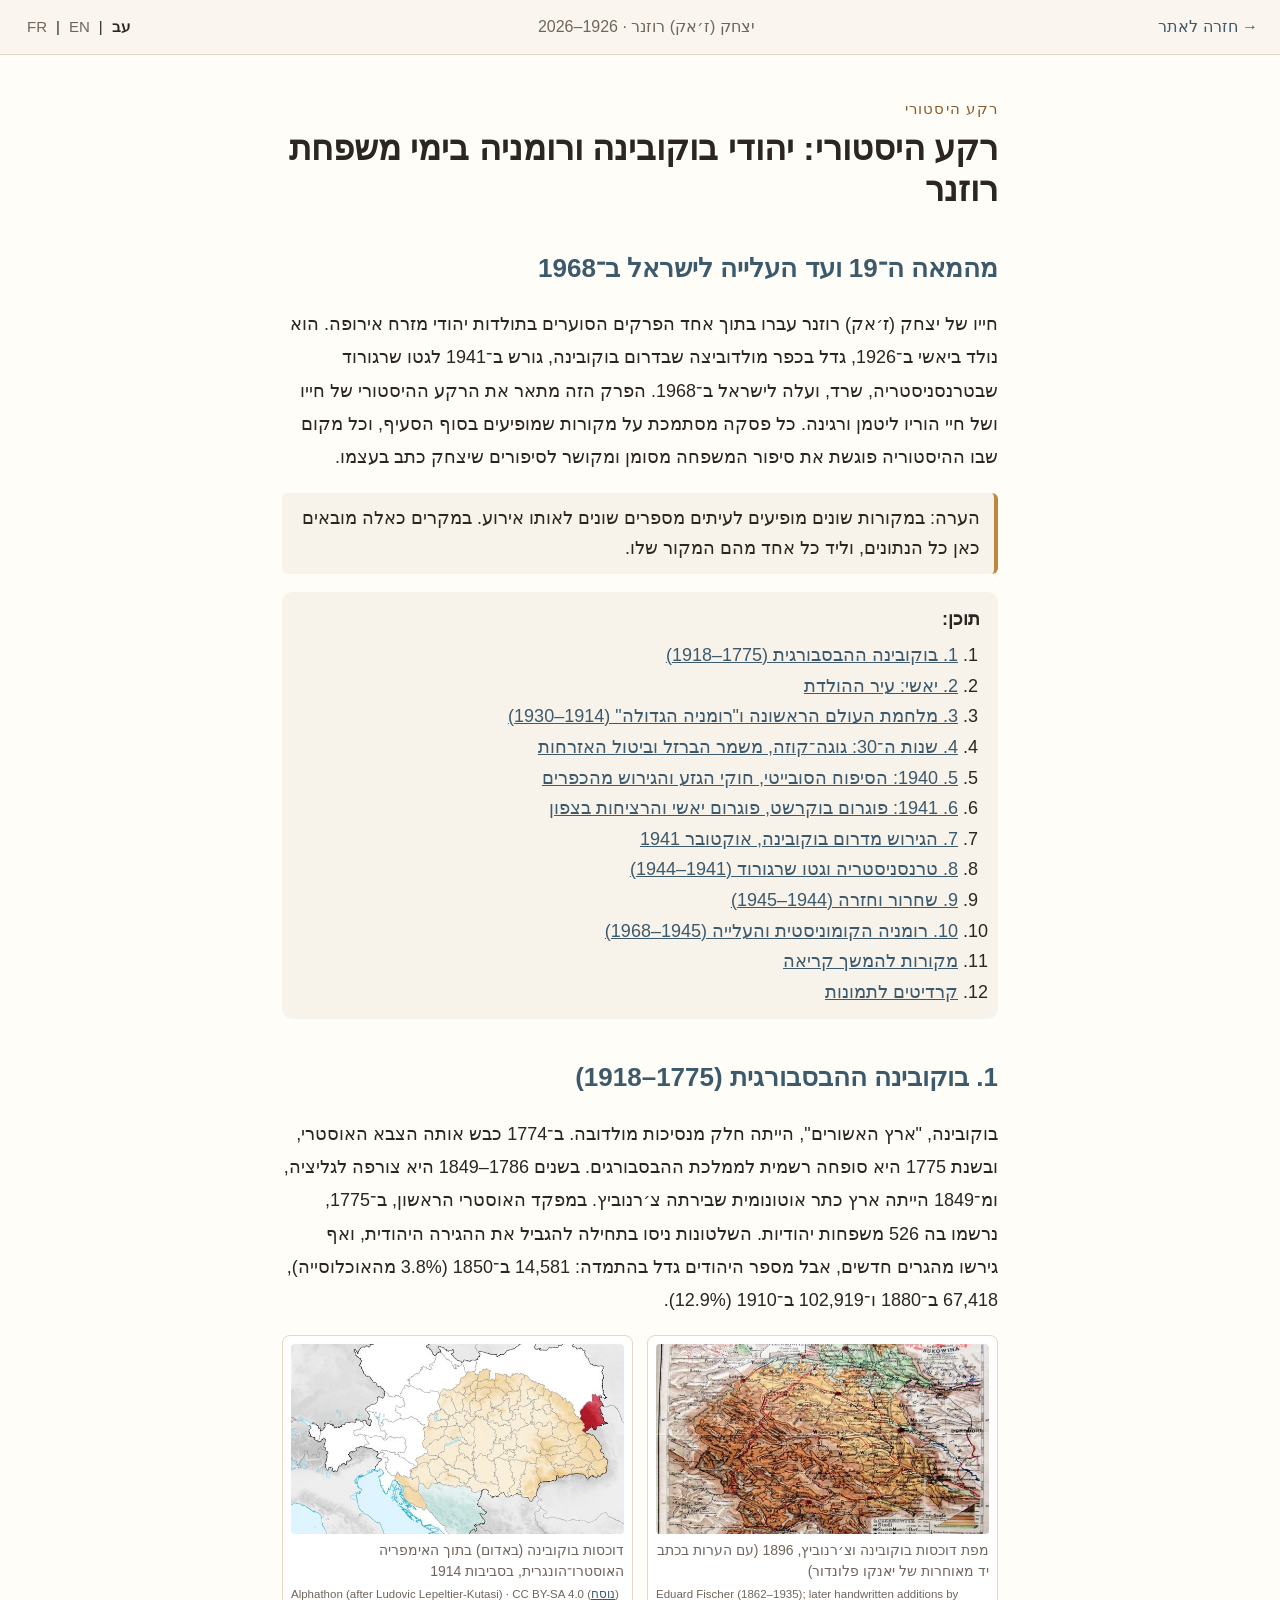
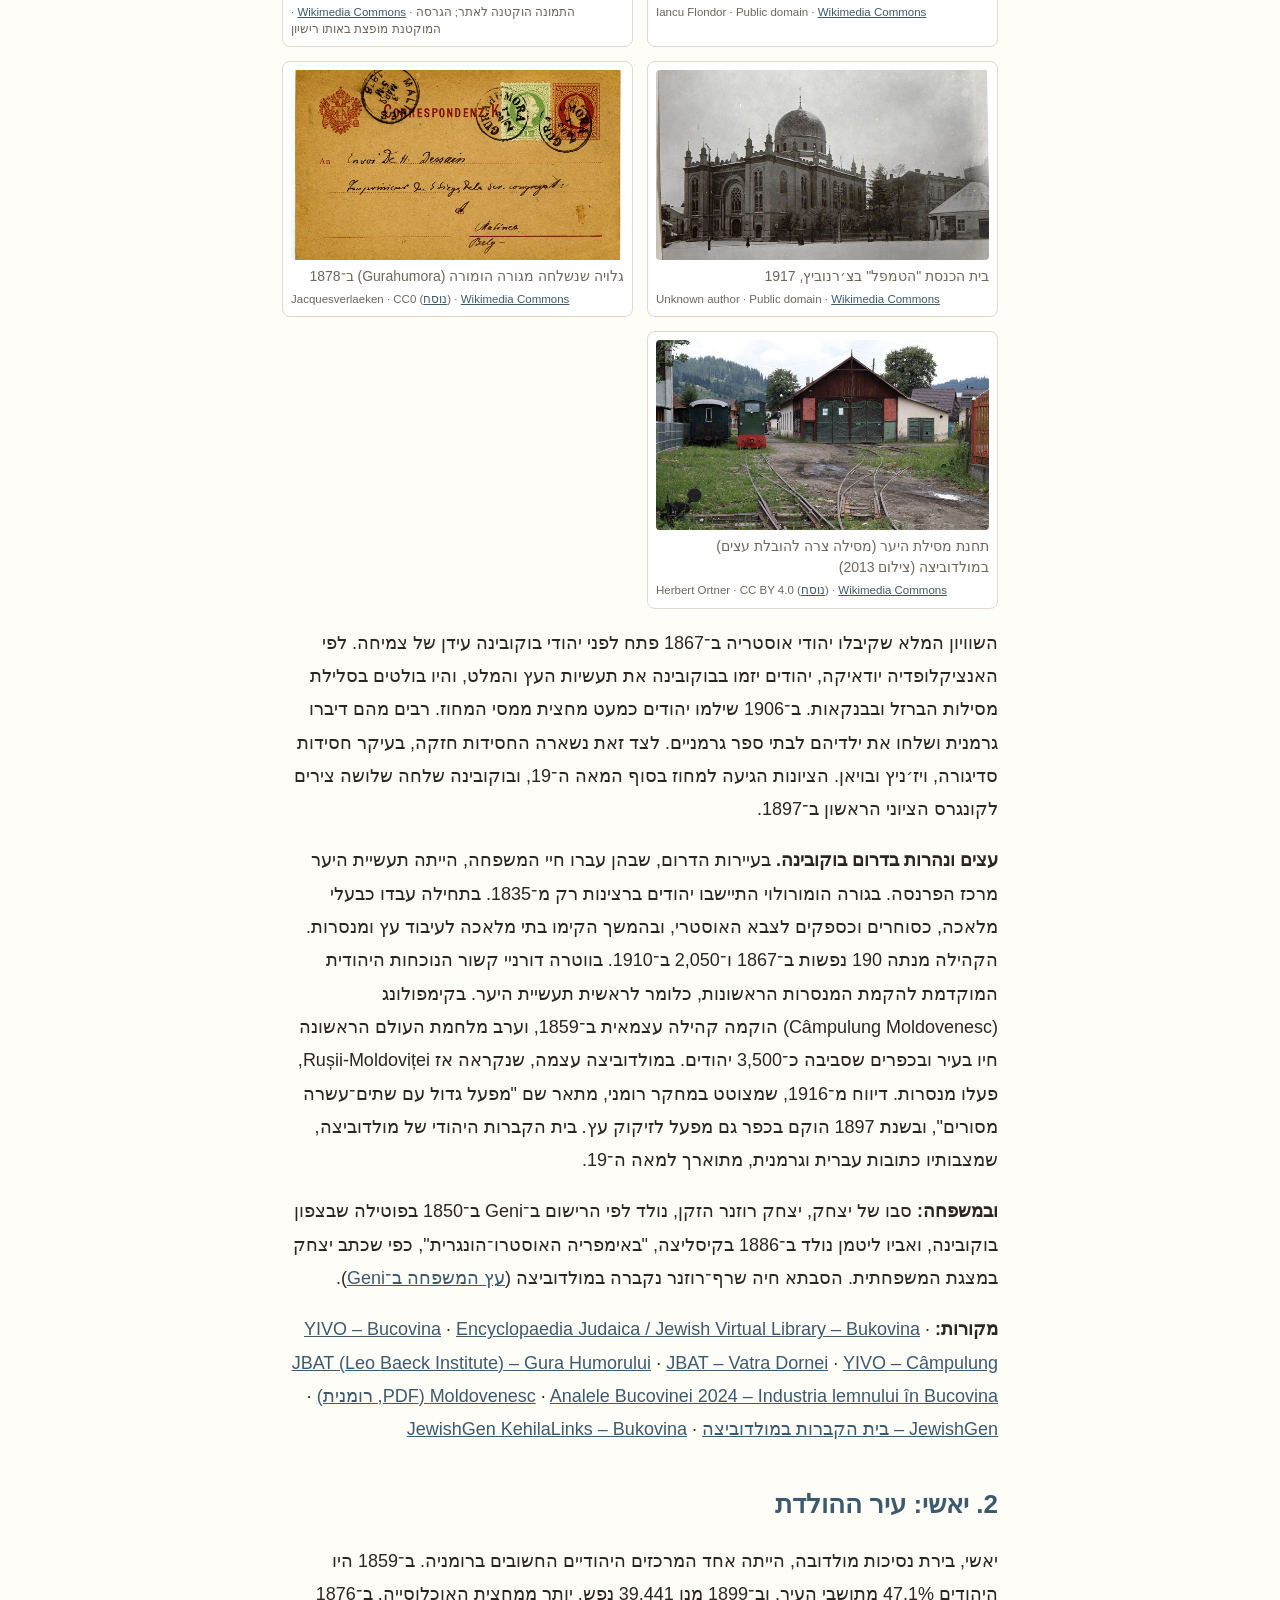
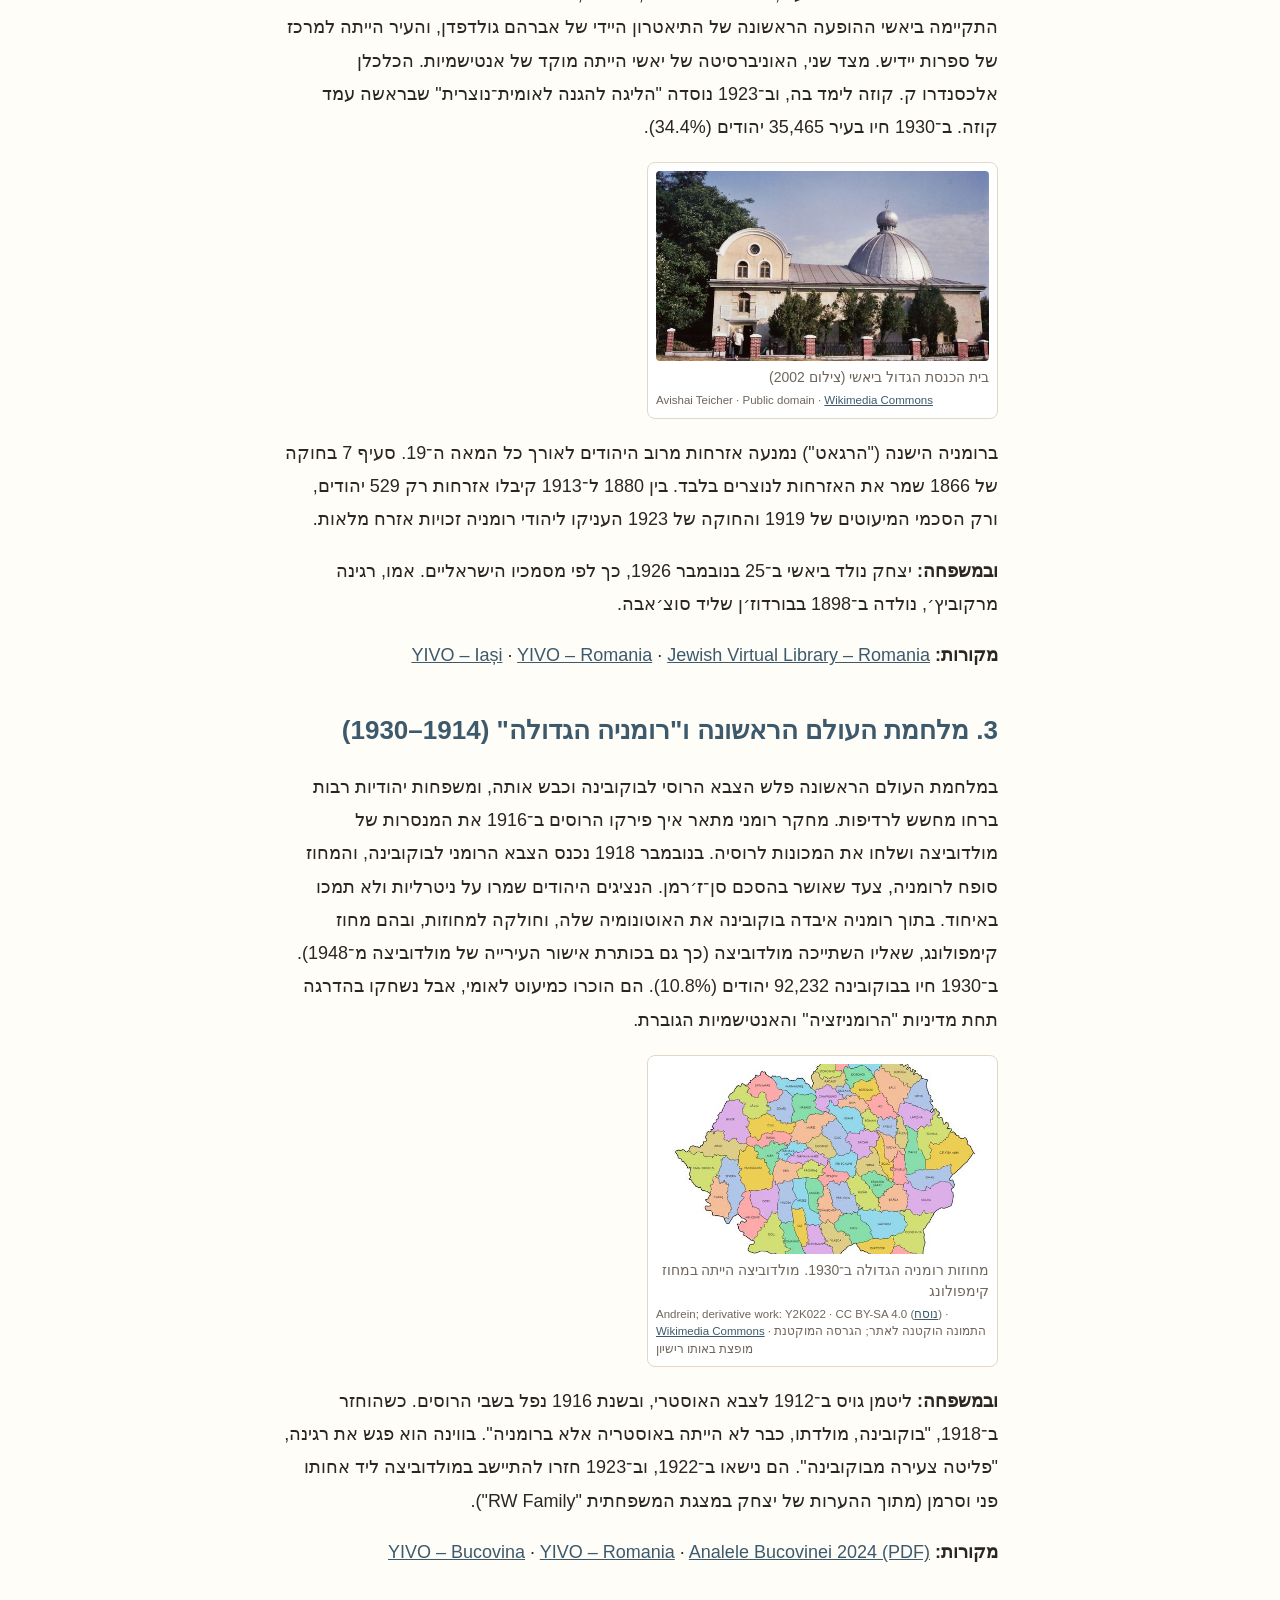
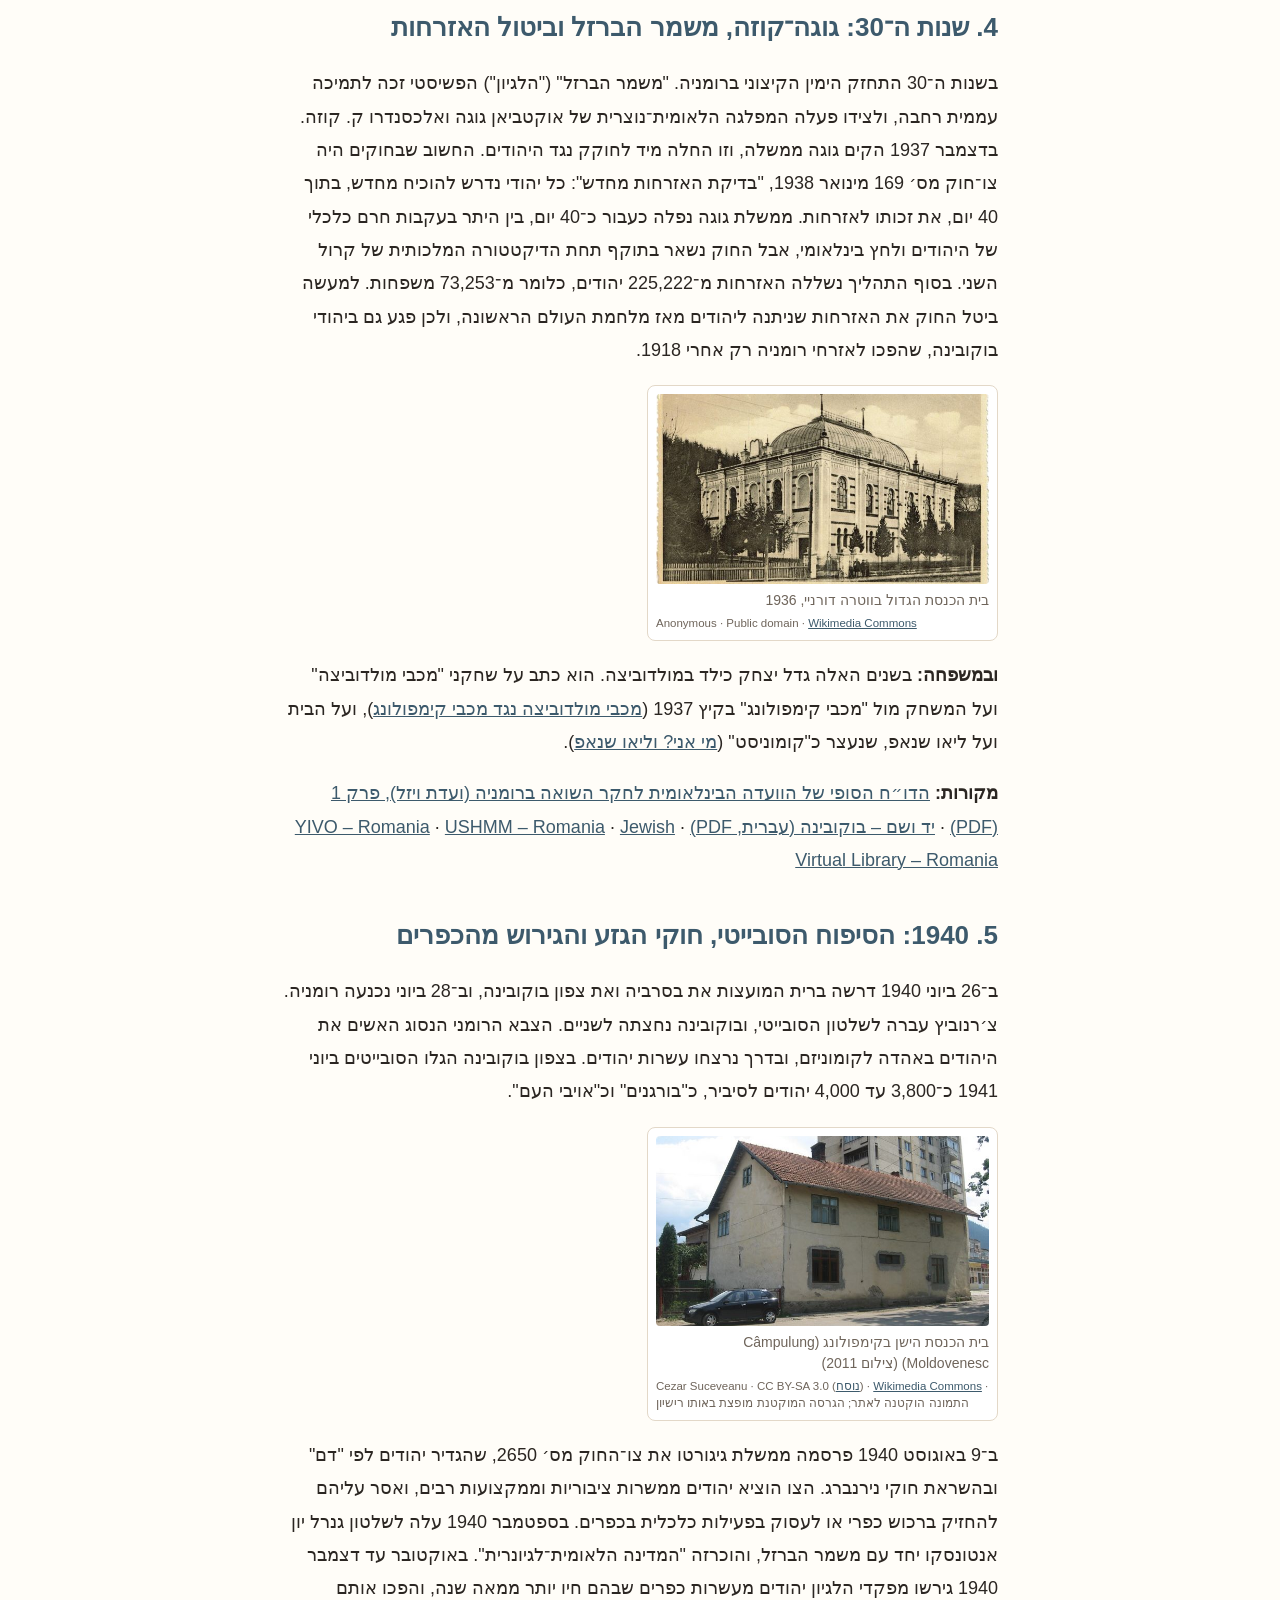
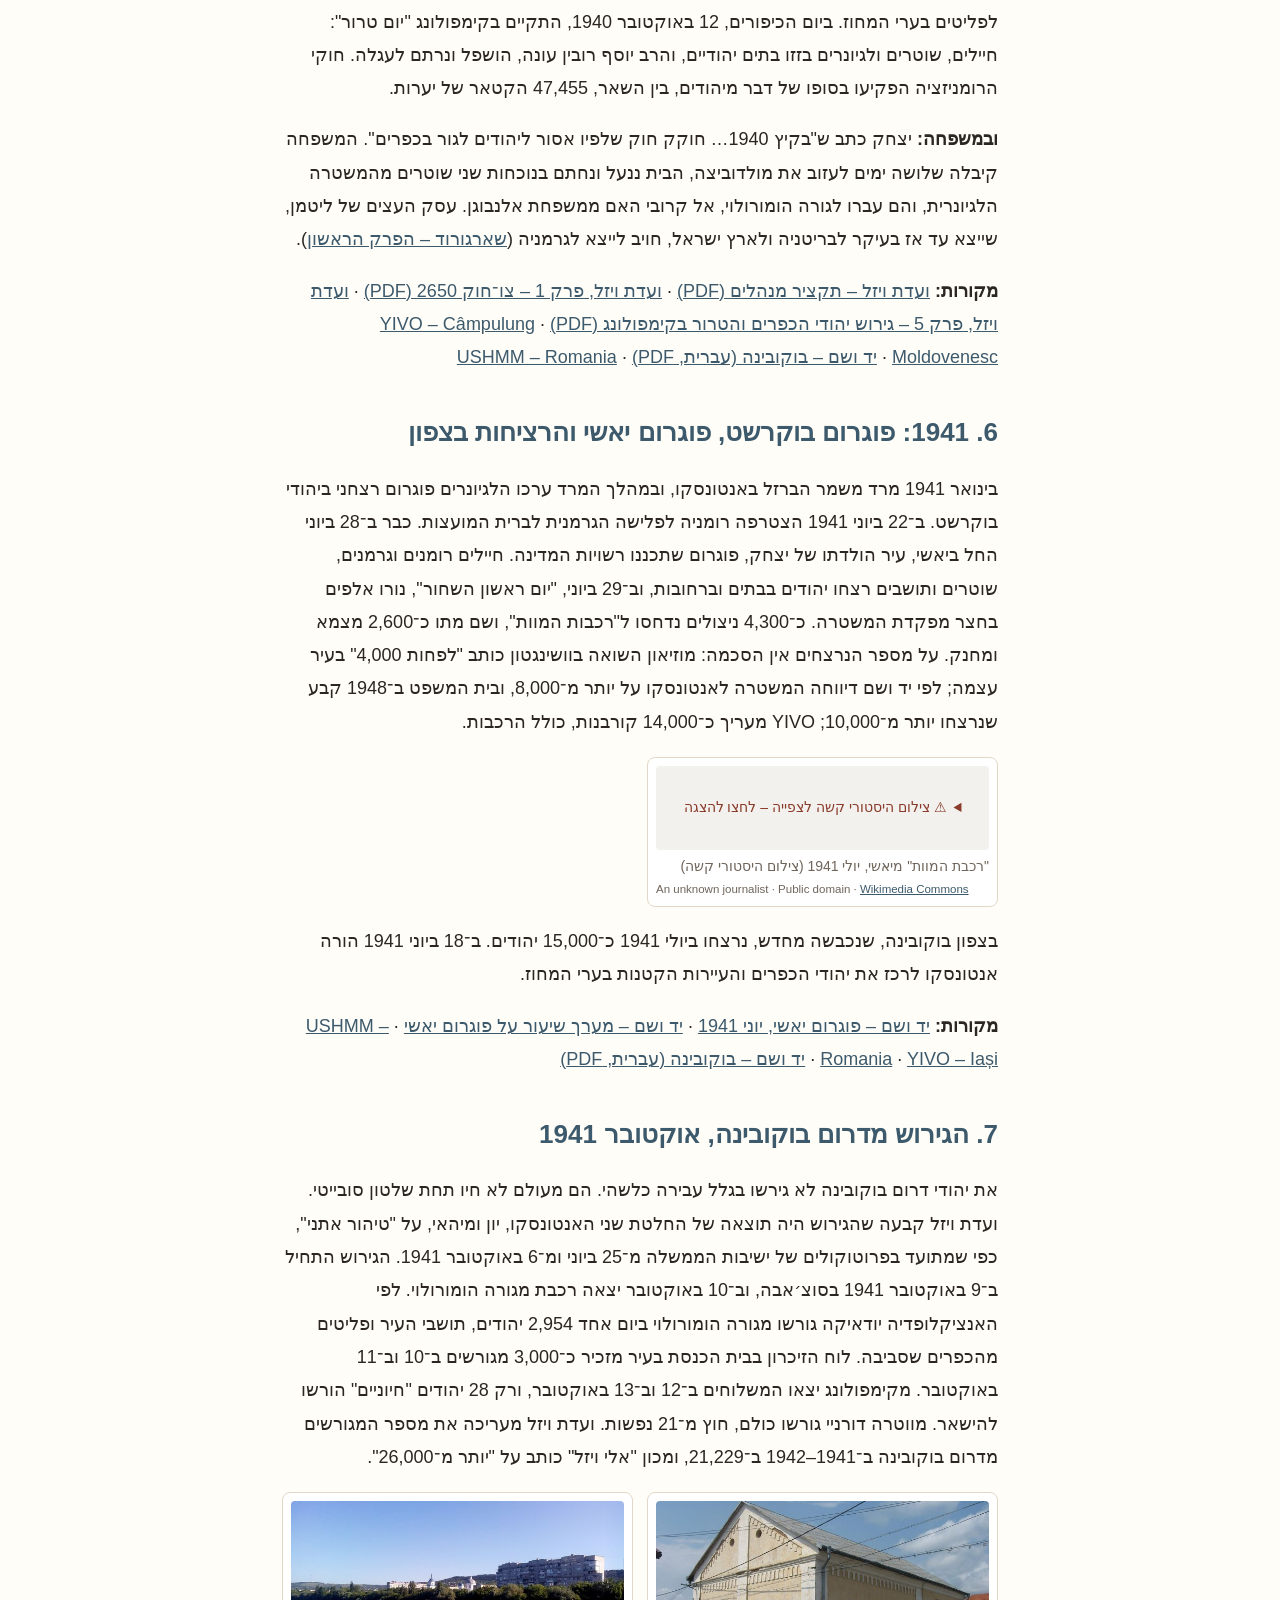
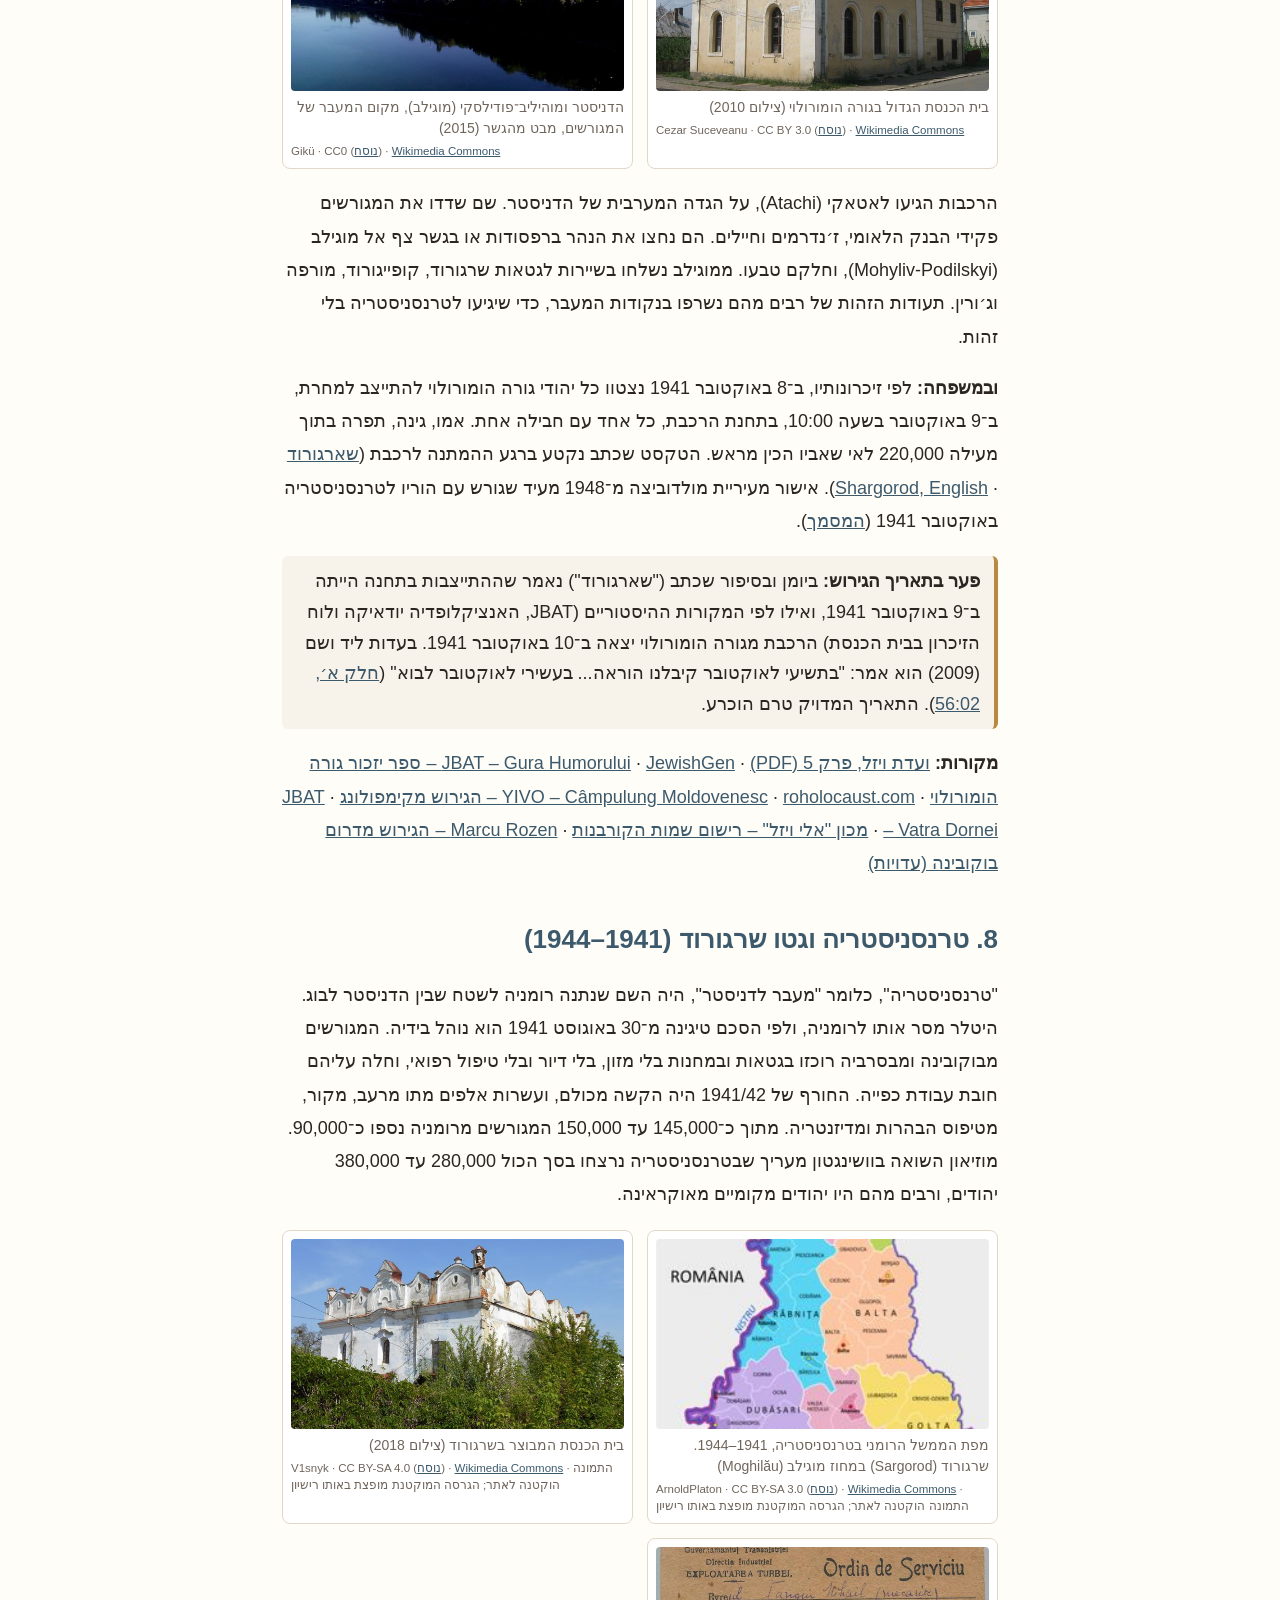
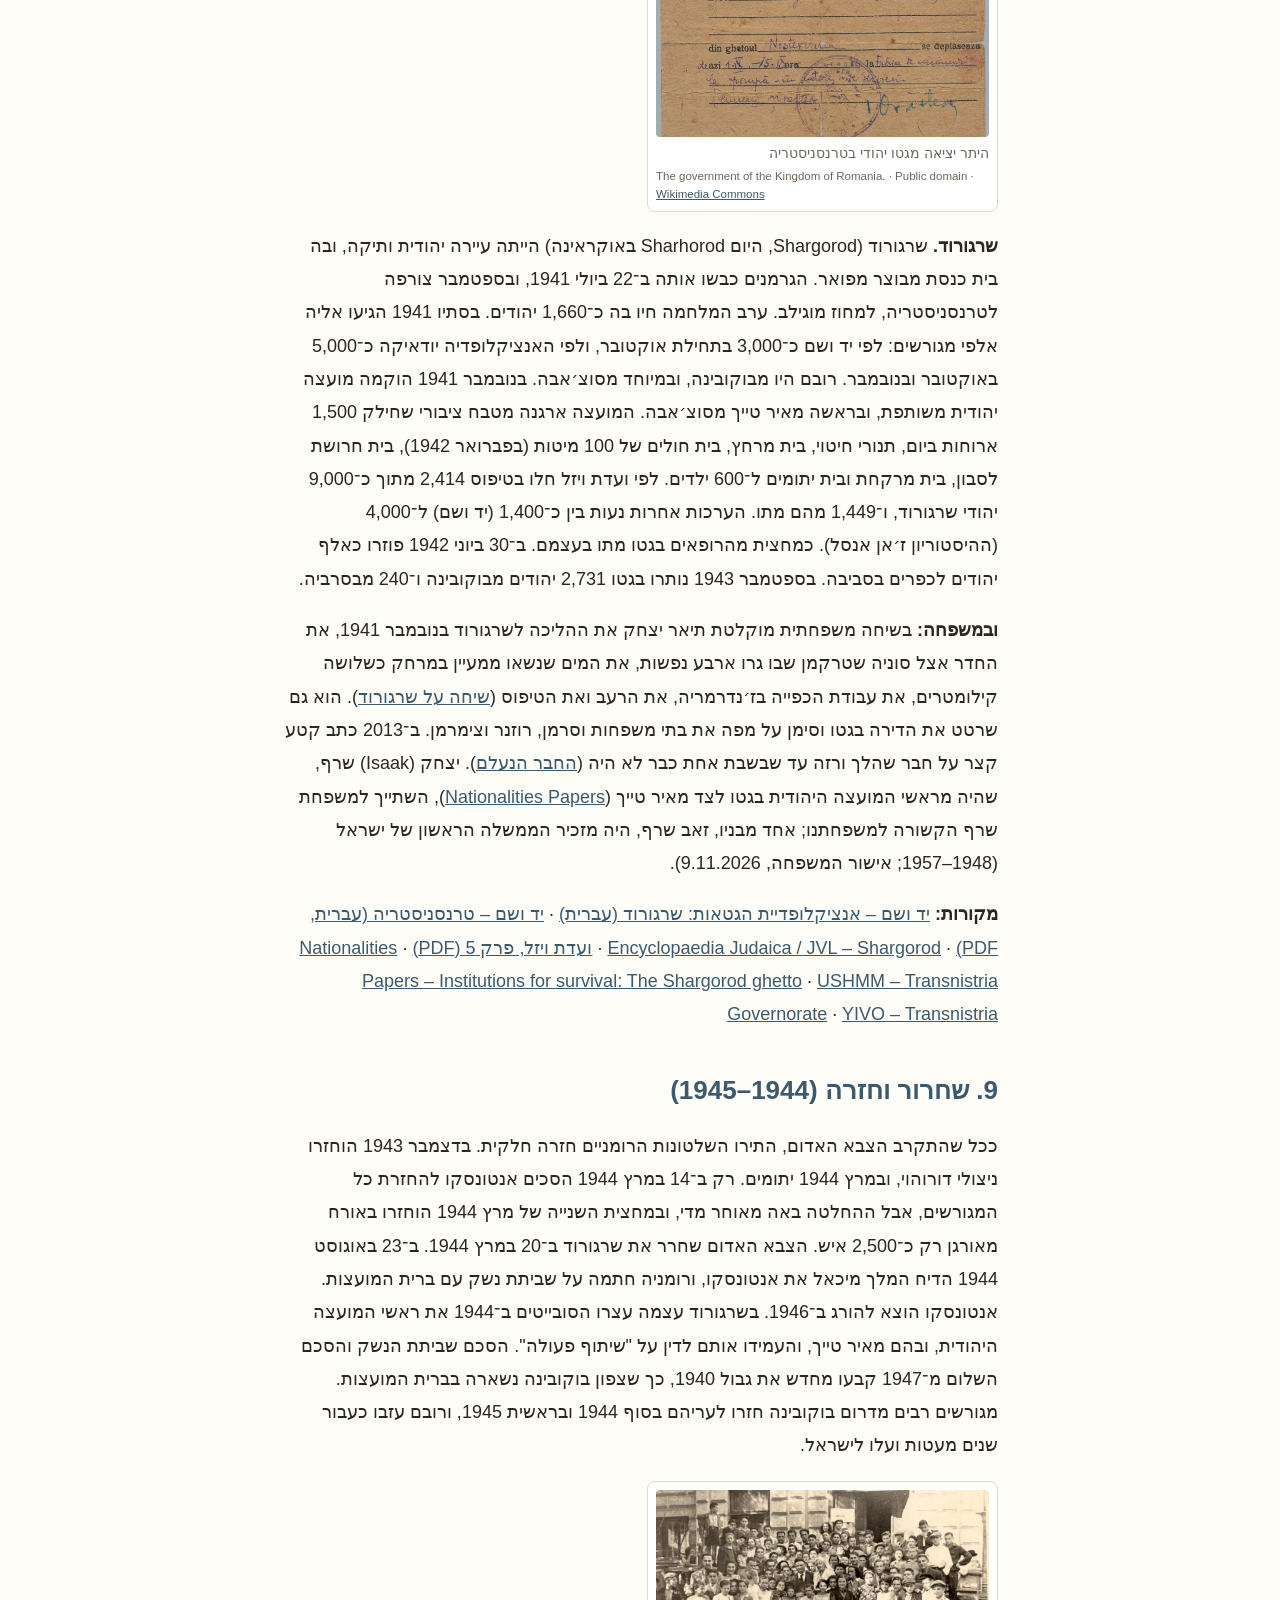
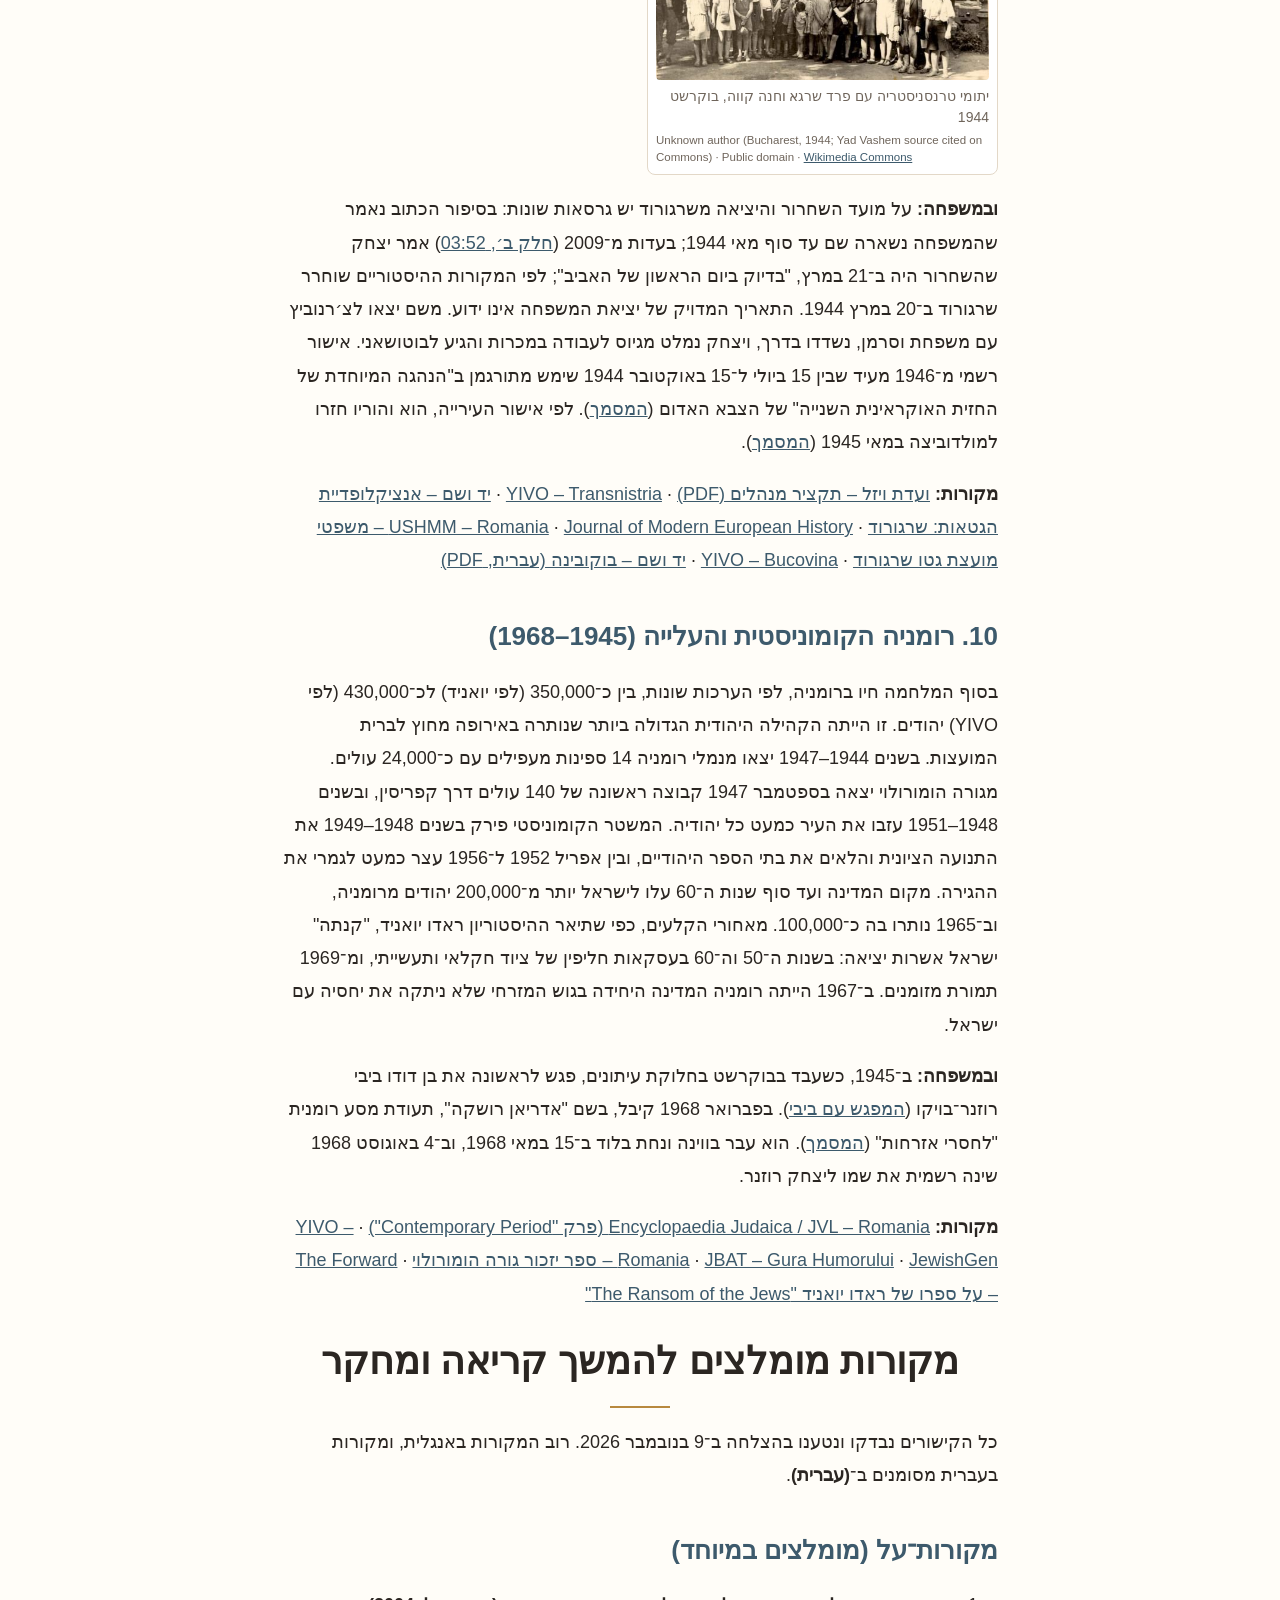
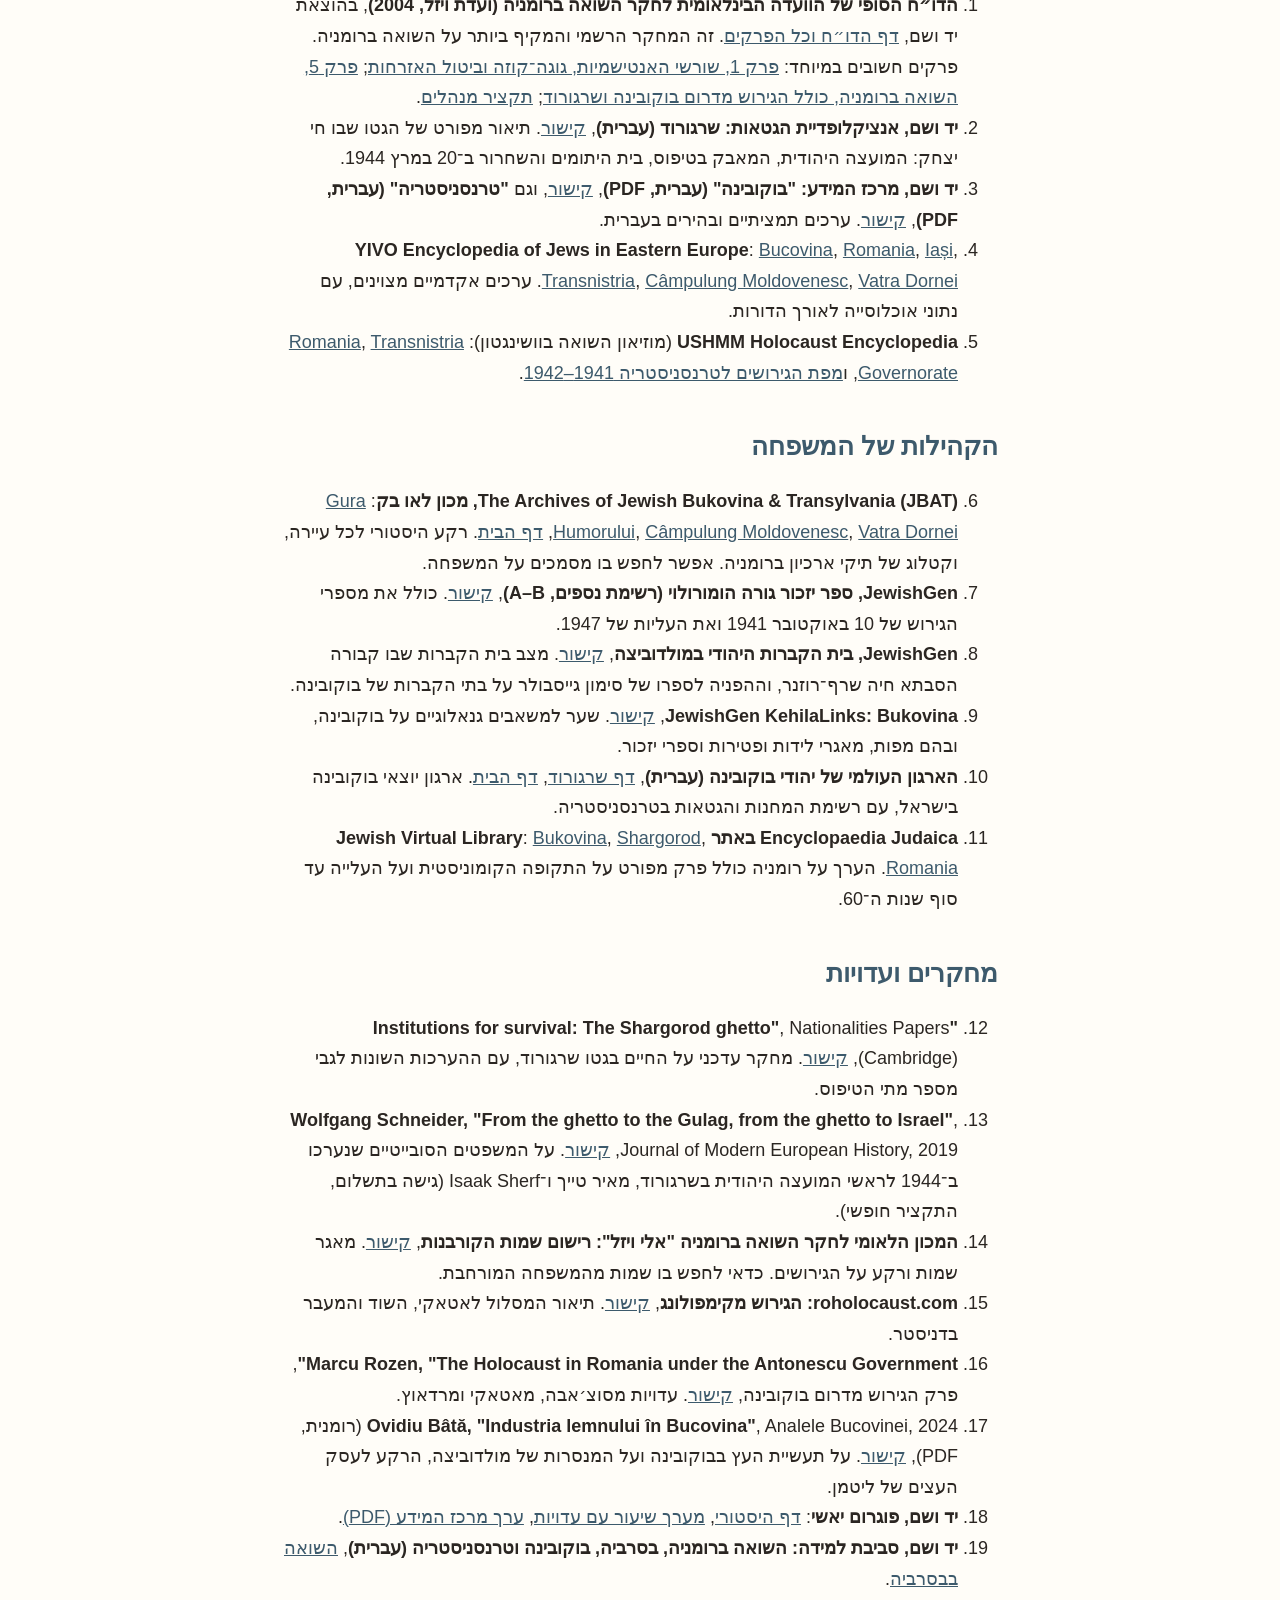
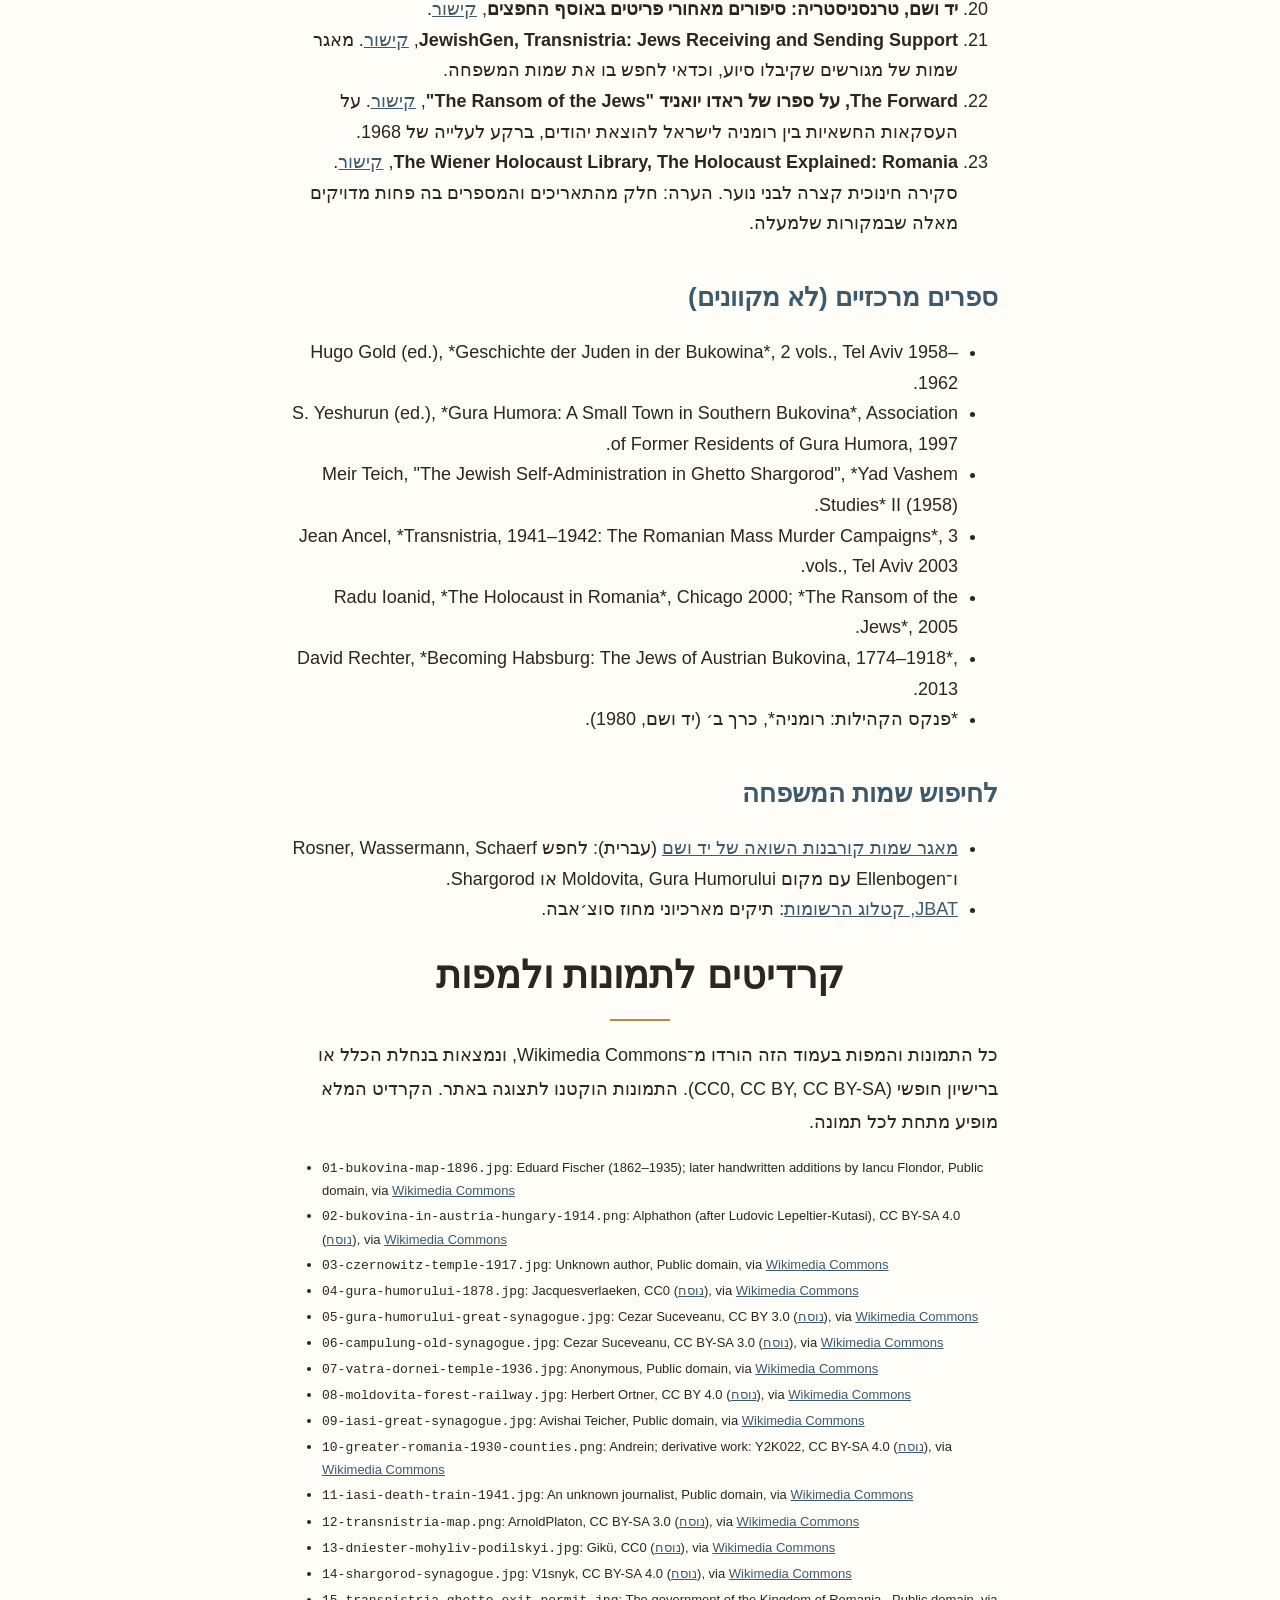
<file: history.html>
<!doctype html>
<html lang="he" dir="rtl">
<head><meta charset="utf-8"><meta name="viewport" content="width=device-width,initial-scale=1">
<meta name="robots" content="noindex">
<title data-i18n="page.history.title">רקע היסטורי: יהודי רומניה ובוקובינה · יצחק רוזנר 100</title>
<link rel="stylesheet" href="css/style.css"></head>
<body class="story-page history-page">
<header class="topbar"><a href="index.html" class="back" data-i18n="ui.back">→ חזרה לאתר</a><span class="brand" data-i18n="ui.brand">יצחק (ז׳אק) רוזנר · 1926–2026</span>
  <div class="lang-switch" role="navigation" aria-label="Language">
    <button type="button" data-set-lang="he" lang="he">עב</button>
    <span aria-hidden="true">|</span>
    <button type="button" data-set-lang="en" lang="en">EN</button>
    <span aria-hidden="true">|</span>
    <button type="button" data-set-lang="fr" lang="fr">FR</button>
  </div>
</header>
<main class="story-wrap hist">
<p class="eyebrow" data-i18n="history.eyebrow">רקע היסטורי</p>
<h1 data-i18n="history.title">רקע היסטורי: יהודי בוקובינה ורומניה בימי משפחת רוזנר</h1>
<h3 data-i18n="history.subtitle">מהמאה ה־19 ועד העלייה לישראל ב־1968</h3>
<p data-i18n-html="history.intro">חייו של יצחק (ז׳אק) רוזנר עברו בתוך אחד הפרקים הסוערים בתולדות יהודי מזרח אירופה. הוא נולד ביאשי ב־1926, גדל בכפר מולדוביצה שבדרום בוקובינה, גורש ב־1941 לגטו שרגורוד שבטרנסניסטריה, שרד, ועלה לישראל ב־1968. הפרק הזה מתאר את הרקע ההיסטורי של חייו ושל חיי הוריו ליטמן ורגינה. כל פסקה מסתמכת על מקורות שמופיעים בסוף הסעיף, וכל מקום שבו ההיסטוריה פוגשת את סיפור המשפחה מסומן ומקושר לסיפורים שיצחק כתב בעצמו.</p>
<blockquote data-i18n-html="history.note">הערה: במקורות שונים מופיעים לעיתים מספרים שונים לאותו אירוע. במקרים כאלה מובאים כאן כל הנתונים, וליד כל אחד מהם המקור שלו.</blockquote>

<nav class="htoc"><b data-i18n="history.toc">תוכן:</b><ol><li data-i18n-html="history.b1"><a href="#h1" data-i18n="history.toc.1">1. בוקובינה ההבסבורגית (1775–1918)</a></li><li data-i18n-html="history.b2"><a href="#h2" data-i18n="history.toc.2">2. יאשי: עיר ההולדת</a></li><li data-i18n-html="history.b3"><a href="#h3" data-i18n="history.toc.3">3. מלחמת העולם הראשונה ו"רומניה הגדולה" (1914–1930)</a></li><li data-i18n-html="history.b4"><a href="#h4" data-i18n="history.toc.4">4. שנות ה־30: גוגה־קוזה, משמר הברזל וביטול האזרחות</a></li><li data-i18n-html="history.b5"><a href="#h5" data-i18n="history.toc.5">5. 1940: הסיפוח הסובייטי, חוקי הגזע והגירוש מהכפרים</a></li><li data-i18n-html="history.b6"><a href="#h6" data-i18n="history.toc.6">6. 1941: פוגרום בוקרשט, פוגרום יאשי והרציחות בצפון</a></li><li data-i18n-html="history.b7"><a href="#h7" data-i18n="history.toc.7">7. הגירוש מדרום בוקובינה, אוקטובר 1941</a></li><li data-i18n-html="history.b8"><a href="#h8" data-i18n="history.toc.8">8. טרנסניסטריה וגטו שרגורוד (1941–1944)</a></li><li data-i18n-html="history.b9"><a href="#h9" data-i18n="history.toc.9">9. שחרור וחזרה (1944–1945)</a></li><li data-i18n-html="history.b10"><a href="#h10" data-i18n="history.toc.10">10. רומניה הקומוניסטית והעלייה (1945–1968)</a></li><li data-i18n-html="history.b11"><a href="#sources" data-i18n="history.toc.11">מקורות להמשך קריאה</a></li><li data-i18n-html="history.b12"><a href="#credits" data-i18n="history.toc.12">קרדיטים לתמונות</a></li></ol></nav>
<section class="hsec"><h3 data-i18n="history.h1.title" id="h1">1. בוקובינה ההבסבורגית (1775–1918)</h3>
<p data-i18n-html="history.b13">בוקובינה, "ארץ האשורים", הייתה חלק מנסיכות מולדובה. ב־1774 כבש אותה הצבא האוסטרי, ובשנת 1775 היא סופחה רשמית לממלכת ההבסבורגים. בשנים 1786–1849 היא צורפה לגליציה, ומ־1849 הייתה ארץ כתר אוטונומית שבירתה צ׳רנוביץ. במפקד האוסטרי הראשון, ב־1775, נרשמו בה 526 משפחות יהודיות. השלטונות ניסו בתחילה להגביל את ההגירה היהודית, ואף גירשו מהגרים חדשים, אבל מספר היהודים גדל בהתמדה: 14,581 ב־1850 (3.8% מהאוכלוסייה), 67,418 ב־1880 ו־102,919 ב־1910 (12.9%).</p><div class="hfigs"><figure class="hfig"><a href="img/hist/01-bukovina-map-1896.jpg" target="_blank"><img loading="lazy" src="img/hist/01-bukovina-map-1896-t.jpg" alt="מפת דוכסות בוקובינה וצ׳רנוביץ, 1896 (עם הערות בכתב יד מאוחרות של יאנקו פלונדור)"></a><figcaption data-i18n-html="history.b14">מפת דוכסות בוקובינה וצ׳רנוביץ, 1896 (עם הערות בכתב יד מאוחרות של יאנקו פלונדור)<span class="credit">Eduard Fischer (1862–1935); later handwritten additions by Iancu Flondor · Public domain · <a href="https://commons.wikimedia.org/wiki/File:Handkarte_des_Gerzogthumes_Bukowina_%26_Czernowitz.jpg" target="_blank" rel="noopener">Wikimedia Commons</a></span></figcaption></figure><figure class="hfig"><a href="img/hist/02-bukovina-in-austria-hungary-1914.jpg" target="_blank"><img loading="lazy" src="img/hist/02-bukovina-in-austria-hungary-1914-t.jpg" alt="דוכסות בוקובינה (באדום) בתוך האימפריה האוסטרו־הונגרית, בסביבות 1914"></a><figcaption data-i18n-html="history.b15">דוכסות בוקובינה (באדום) בתוך האימפריה האוסטרו־הונגרית, בסביבות 1914<span class="credit">Alphathon (after Ludovic Lepeltier-Kutasi) · CC BY-SA 4.0 (<a href="https://creativecommons.org/licenses/by-sa/4.0" target="_blank" rel="noopener">נוסח</a>) · <a href="https://commons.wikimedia.org/wiki/File:Duchy_of_Bukovina_within_Austria-Hungary_1914.png" target="_blank" rel="noopener">Wikimedia Commons</a> · התמונה הוקטנה לאתר; הגרסה המוקטנת מופצת באותו רישיון</span></figcaption></figure><figure class="hfig"><a href="img/hist/03-czernowitz-temple-1917.jpg" target="_blank"><img loading="lazy" src="img/hist/03-czernowitz-temple-1917-t.jpg" alt="בית הכנסת &quot;הטמפל&quot; בצ׳רנוביץ, 1917"></a><figcaption data-i18n-html="history.b16">בית הכנסת "הטמפל" בצ׳רנוביץ, 1917<span class="credit">Unknown author · Public domain · <a href="https://commons.wikimedia.org/wiki/File:Czernowitz,_Tempel_(01).jpg" target="_blank" rel="noopener">Wikimedia Commons</a></span></figcaption></figure><figure class="hfig"><a href="img/hist/04-gura-humorului-1878.jpg" target="_blank"><img loading="lazy" src="img/hist/04-gura-humorului-1878-t.jpg" alt="גלויה שנשלחה מגורה הומורה (Gurahumora) ב־1878"></a><figcaption data-i18n-html="history.b17">גלויה שנשלחה מגורה הומורה (Gurahumora) ב־1878<span class="credit">Jacquesverlaeken · CC0 (<a href="https://creativecommons.org/publicdomain/zero/1.0/deed.en" target="_blank" rel="noopener">נוסח</a>) · <a href="https://commons.wikimedia.org/wiki/File:Gurahumora_1878_Gura_Humorului.jpg" target="_blank" rel="noopener">Wikimedia Commons</a></span></figcaption></figure><figure class="hfig"><a href="img/hist/08-moldovita-forest-railway.jpg" target="_blank"><img loading="lazy" src="img/hist/08-moldovita-forest-railway-t.jpg" alt="תחנת מסילת היער (מסילה צרה להובלת עצים) במולדוביצה (צילום 2013)"></a><figcaption data-i18n-html="history.b18">תחנת מסילת היער (מסילה צרה להובלת עצים) במולדוביצה (צילום 2013)<span class="credit">Herbert Ortner · CC BY 4.0 (<a href="https://creativecommons.org/licenses/by/4.0" target="_blank" rel="noopener">נוסח</a>) · <a href="https://commons.wikimedia.org/wiki/File:Moldovita_forest_railway_2013-07-12_01.jpg" target="_blank" rel="noopener">Wikimedia Commons</a></span></figcaption></figure></div>
<p data-i18n-html="history.b19">השוויון המלא שקיבלו יהודי אוסטריה ב־1867 פתח לפני יהודי בוקובינה עידן של צמיחה. לפי האנציקלופדיה יודאיקה, יהודים יזמו בבוקובינה את תעשיות העץ והמלט, והיו בולטים בסלילת מסילות הברזל ובבנקאות. ב־1906 שילמו יהודים כמעט מחצית ממסי המחוז. רבים מהם דיברו גרמנית ושלחו את ילדיהם לבתי ספר גרמניים. לצד זאת נשארה החסידות חזקה, בעיקר חסידות סדיגורה, ויז׳ניץ ובויאן. הציונות הגיעה למחוז בסוף המאה ה־19, ובוקובינה שלחה שלושה צירים לקונגרס הציוני הראשון ב־1897.</p>
<p data-i18n-html="history.b20"><strong>עצים ונהרות בדרום בוקובינה.</strong> בעיירות הדרום, שבהן עברו חיי המשפחה, הייתה תעשיית היער מרכז הפרנסה. בגורה הומורולוי התיישבו יהודים ברצינות רק מ־1835. בתחילה עבדו כבעלי מלאכה, כסוחרים וכספקים לצבא האוסטרי, ובהמשך הקימו בתי מלאכה לעיבוד עץ ומנסרות. הקהילה מנתה 190 נפשות ב־1867 ו־2,050 ב־1910. בווטרה דורניי קשור הנוכחות היהודית המוקדמת להקמת המנסרות הראשונות, כלומר לראשית תעשיית היער. בקימפולונג (Câmpulung Moldovenesc) הוקמה קהילה עצמאית ב־1859, וערב מלחמת העולם הראשונה חיו בעיר ובכפרים שסביבה כ־3,500 יהודים. במולדוביצה עצמה, שנקראה אז Rușii-Moldoviței, פעלו מנסרות. דיווח מ־1916, שמצוטט במחקר רומני, מתאר שם "מפעל גדול עם שתים־עשרה מסורים", ובשנת 1897 הוקם בכפר גם מפעל לזיקוק עץ. בית הקברות היהודי של מולדוביצה, שמצבותיו כתובות עברית וגרמנית, מתוארך למאה ה־19.</p>
<p data-i18n-html="history.b21"><strong>ובמשפחה:</strong> סבו של יצחק, יצחק רוזנר הזקן, נולד לפי הרישום ב־Geni ב־1850 בפוטילה שבצפון בוקובינה, ואביו ליטמן נולד ב־1886 בקיסליצה, "באימפריה האוסטרו־הונגרית", כפי שכתב יצחק במצגת המשפחתית. הסבתא חיה שרף־רוזנר נקברה במולדוביצה (<a href="https://www.geni.com/people/Yitzkhak-Rosner/145344" target="_blank" rel="noopener">עץ המשפחה ב־Geni</a>).</p>
<p data-i18n-html="history.b22"><strong>מקורות:</strong> <a href="https://encyclopedia.yivo.org/article.aspx/bucovina" target="_blank" rel="noopener">YIVO – Bucovina</a> · <a href="https://www.jewishvirtuallibrary.org/bukovina" target="_blank" rel="noopener">Encyclopaedia Judaica / Jewish Virtual Library – Bukovina</a> · <a href="https://jbat.lbi.org/locality/gura-humorului" target="_blank" rel="noopener">JBAT (Leo Baeck Institute) – Gura Humorului</a> · <a href="https://jbat.lbi.org/locality/vatra-dornei" target="_blank" rel="noopener">JBAT – Vatra Dornei</a> · <a href="https://encyclopedia.yivo.org/article/913" target="_blank" rel="noopener">YIVO – Câmpulung Moldovenesc</a> · <a href="https://analelebucovinei.ro/02_2024/8Ovidiu_B%C3%A2t%C4%83_Bucovina_cultur%C4%83.pdf" target="_blank" rel="noopener">Analele Bucovinei 2024 – Industria lemnului în Bucovina (PDF, רומנית)</a> · <a href="https://cdp.jewishgen.org/eastern-europe/romania/moldovita-suceava" target="_blank" rel="noopener">JewishGen – בית הקברות במולדוביצה</a> · <a href="https://kehilalinks.jewishgen.org/bukovina/bukovina.html" target="_blank" rel="noopener">JewishGen KehilaLinks – Bukovina</a></p>
</section><section class="hsec"><h3 data-i18n="history.h2.title" id="h2">2. יאשי: עיר ההולדת</h3>
<p data-i18n-html="history.b23">יאשי, בירת נסיכות מולדובה, הייתה אחד המרכזים היהודיים החשובים ברומניה. ב־1859 היו היהודים 47.1% מתושבי העיר, וב־1899 מנו 39,441 נפש, יותר ממחצית האוכלוסייה. ב־1876 התקיימה ביאשי ההופעה הראשונה של התיאטרון היידי של אברהם גולדפדן, והעיר הייתה למרכז של ספרות יידיש. מצד שני, האוניברסיטה של יאשי הייתה מוקד של אנטישמיות. הכלכלן אלכסנדרו ק. קוזה לימד בה, וב־1923 נוסדה "הליגה להגנה לאומית־נוצרית" שבראשה עמד קוזה. ב־1930 חיו בעיר 35,465 יהודים (34.4%).</p><div class="hfigs"><figure class="hfig"><a href="img/hist/09-iasi-great-synagogue.jpg" target="_blank"><img loading="lazy" src="img/hist/09-iasi-great-synagogue-t.jpg" alt="בית הכנסת הגדול ביאשי (צילום 2002)"></a><figcaption data-i18n-html="history.b24">בית הכנסת הגדול ביאשי (צילום 2002)<span class="credit">Avishai Teicher · Public domain · <a href="https://commons.wikimedia.org/wiki/File:The_great_synagogue_in_Iasi,_Romania.jpg" target="_blank" rel="noopener">Wikimedia Commons</a></span></figcaption></figure></div>
<p data-i18n-html="history.b25">ברומניה הישנה ("הרגאט") נמנעה אזרחות מרוב היהודים לאורך כל המאה ה־19. סעיף 7 בחוקה של 1866 שמר את האזרחות לנוצרים בלבד. בין 1880 ל־1913 קיבלו אזרחות רק 529 יהודים, ורק הסכמי המיעוטים של 1919 והחוקה של 1923 העניקו ליהודי רומניה זכויות אזרח מלאות.</p>
<p data-i18n-html="history.b26"><strong>ובמשפחה:</strong> יצחק נולד ביאשי ב־25 בנובמבר 1926, כך לפי מסמכיו הישראליים. אמו, רגינה מרקוביץ׳, נולדה ב־1898 בבורדוז׳ן שליד סוצ׳אבה.</p>
<p data-i18n-html="history.b27"><strong>מקורות:</strong> <a href="https://encyclopedia.yivo.org/article/925" target="_blank" rel="noopener">YIVO – Iași</a> · <a href="https://encyclopedia.yivo.org/article/24" target="_blank" rel="noopener">YIVO – Romania</a> · <a href="https://www.jewishvirtuallibrary.org/romania-virtual-jewish-history-tour" target="_blank" rel="noopener">Jewish Virtual Library – Romania</a></p>
</section><section class="hsec"><h3 data-i18n="history.h3.title" id="h3">3. מלחמת העולם הראשונה ו"רומניה הגדולה" (1914–1930)</h3>
<p data-i18n-html="history.b28">במלחמת העולם הראשונה פלש הצבא הרוסי לבוקובינה וכבש אותה, ומשפחות יהודיות רבות ברחו מחשש לרדיפות. מחקר רומני מתאר איך פירקו הרוסים ב־1916 את המנסרות של מולדוביצה ושלחו את המכונות לרוסיה. בנובמבר 1918 נכנס הצבא הרומני לבוקובינה, והמחוז סופח לרומניה, צעד שאושר בהסכם סן־ז׳רמן. הנציגים היהודים שמרו על ניטרליות ולא תמכו באיחוד. בתוך רומניה איבדה בוקובינה את האוטונומיה שלה, וחולקה למחוזות, ובהם מחוז קימפולונג, שאליו השתייכה מולדוביצה (כך גם בכותרת אישור העירייה של מולדוביצה מ־1948). ב־1930 חיו בבוקובינה 92,232 יהודים (10.8%). הם הוכרו כמיעוט לאומי, אבל נשחקו בהדרגה תחת מדיניות "הרומניזציה" והאנטישמיות הגוברת.</p><div class="hfigs"><figure class="hfig"><a href="img/hist/10-greater-romania-1930-counties.jpg" target="_blank"><img loading="lazy" src="img/hist/10-greater-romania-1930-counties-t.jpg" alt="מחוזות רומניה הגדולה ב־1930. מולדוביצה הייתה במחוז קימפולונג"></a><figcaption data-i18n-html="history.b29">מחוזות רומניה הגדולה ב־1930. מולדוביצה הייתה במחוז קימפולונג<span class="credit">Andrein; derivative work: Y2K022 · CC BY-SA 4.0 (<a href="https://creativecommons.org/licenses/by-sa/4.0" target="_blank" rel="noopener">נוסח</a>) · <a href="https://commons.wikimedia.org/wiki/File:Romania_1930_(Counties_Colored_Labeled).png" target="_blank" rel="noopener">Wikimedia Commons</a> · התמונה הוקטנה לאתר; הגרסה המוקטנת מופצת באותו רישיון</span></figcaption></figure></div>
<p data-i18n-html="history.b30"><strong>ובמשפחה:</strong> ליטמן גויס ב־1912 לצבא האוסטרי, ובשנת 1916 נפל בשבי הרוסים. כשהוחזר ב־1918, "בוקובינה, מולדתו, כבר לא הייתה באוסטריה אלא ברומניה". בווינה הוא פגש את רגינה, "פליטה צעירה מבוקובינה". הם נישאו ב־1922, וב־1923 חזרו להתיישב במולדוביצה ליד אחותו פני וסרמן (מתוך ההערות של יצחק במצגת המשפחתית "RW Family").</p>
<p data-i18n-html="history.b31"><strong>מקורות:</strong> <a href="https://encyclopedia.yivo.org/article.aspx/bucovina" target="_blank" rel="noopener">YIVO – Bucovina</a> · <a href="https://encyclopedia.yivo.org/article/24" target="_blank" rel="noopener">YIVO – Romania</a> · <a href="https://analelebucovinei.ro/02_2024/8Ovidiu_B%C3%A2t%C4%83_Bucovina_cultur%C4%83.pdf" target="_blank" rel="noopener">Analele Bucovinei 2024 (PDF)</a></p>
</section><section class="hsec"><h3 data-i18n="history.h4.title" id="h4">4. שנות ה־30: גוגה־קוזה, משמר הברזל וביטול האזרחות</h3>
<p data-i18n-html="history.b32">בשנות ה־30 התחזק הימין הקיצוני ברומניה. "משמר הברזל" ("הלגיון") הפשיסטי זכה לתמיכה עממית רחבה, ולצידו פעלה המפלגה הלאומית־נוצרית של אוקטביאן גוגה ואלכסנדרו ק. קוזה. בדצמבר 1937 הקים גוגה ממשלה, וזו החלה מיד לחוקק נגד היהודים. החשוב שבחוקים היה צו־חוק מס׳ 169 מינואר 1938, "בדיקת האזרחות מחדש": כל יהודי נדרש להוכיח מחדש, בתוך 40 יום, את זכותו לאזרחות. ממשלת גוגה נפלה כעבור כ־40 יום, בין היתר בעקבות חרם כלכלי של היהודים ולחץ בינלאומי, אבל החוק נשאר בתוקף תחת הדיקטטורה המלכותית של קרול השני. בסוף התהליך נשללה האזרחות מ־225,222 יהודים, כלומר מ־73,253 משפחות. למעשה ביטל החוק את האזרחות שניתנה ליהודים מאז מלחמת העולם הראשונה, ולכן פגע גם ביהודי בוקובינה, שהפכו לאזרחי רומניה רק אחרי 1918.</p><div class="hfigs"><figure class="hfig"><a href="img/hist/07-vatra-dornei-temple-1936.jpg" target="_blank"><img loading="lazy" src="img/hist/07-vatra-dornei-temple-1936-t.jpg" alt="בית הכנסת הגדול בווטרה דורניי, 1936"></a><figcaption data-i18n-html="history.b33">בית הכנסת הגדול בווטרה דורניי, 1936<span class="credit">Anonymous · Public domain · <a href="https://commons.wikimedia.org/wiki/File:Vatra-Dornei._Templul_evresc.jpg" target="_blank" rel="noopener">Wikimedia Commons</a></span></figcaption></figure></div>
<p data-i18n-html="history.b34"><strong>ובמשפחה:</strong> בשנים האלה גדל יצחק כילד במולדוביצה. הוא כתב על שחקני "מכבי מולדוביצה" ועל המשחק מול "מכבי קימפולונג" בקיץ 1937 (<a href="stories/maccabi.html">מכבי מולדוביצה נגד מכבי קימפולונג</a>), ועל הבית ועל ליאו שנאפ, שנעצר כ"קומוניסט" (<a href="stories/leo.html">מי אני? וליאו שנאפ</a>).</p>
<p data-i18n-html="history.b35"><strong>מקורות:</strong> <a href="https://www.yadvashem.org/yv/pdf-drupal/en/report/english/1.1-roots-of-romanian-antisemitism.pdf" target="_blank" rel="noopener">הדו״ח הסופי של הוועדה הבינלאומית לחקר השואה ברומניה (ועדת ויזל), פרק 1 (PDF)</a> · <a href="https://wwv.yadvashem.org/odot_pdf/Microsoft%20Word%20-%208382.pdf" target="_blank" rel="noopener">יד ושם – בוקובינה (עברית, PDF)</a> · <a href="https://encyclopedia.yivo.org/article/24" target="_blank" rel="noopener">YIVO – Romania</a> · <a href="https://encyclopedia.ushmm.org/content/en/article/romania" target="_blank" rel="noopener">USHMM – Romania</a> · <a href="https://www.jewishvirtuallibrary.org/romania-virtual-jewish-history-tour" target="_blank" rel="noopener">Jewish Virtual Library – Romania</a></p>
</section><section class="hsec"><h3 data-i18n="history.h5.title" id="h5">5. 1940: הסיפוח הסובייטי, חוקי הגזע והגירוש מהכפרים</h3>
<p data-i18n-html="history.b36">ב־26 ביוני 1940 דרשה ברית המועצות את בסרביה ואת צפון בוקובינה, וב־28 ביוני נכנעה רומניה. צ׳רנוביץ עברה לשלטון הסובייטי, ובוקובינה נחצתה לשניים. הצבא הרומני הנסוג האשים את היהודים באהדה לקומוניזם, ובדרך נרצחו עשרות יהודים. בצפון בוקובינה הגלו הסובייטים ביוני 1941 כ־3,800 עד 4,000 יהודים לסיביר, כ"בורגנים" וכ"אויבי העם".</p><div class="hfigs"><figure class="hfig"><a href="img/hist/06-campulung-old-synagogue.jpg" target="_blank"><img loading="lazy" src="img/hist/06-campulung-old-synagogue-t.jpg" alt="בית הכנסת הישן בקימפולונג (Câmpulung Moldovenesc) (צילום 2011)"></a><figcaption data-i18n-html="history.b37">בית הכנסת הישן בקימפולונג (Câmpulung Moldovenesc) (צילום 2011)<span class="credit">Cezar Suceveanu · CC BY-SA 3.0 (<a href="https://creativecommons.org/licenses/by-sa/3.0" target="_blank" rel="noopener">נוסח</a>) · <a href="https://commons.wikimedia.org/wiki/File:Sinagoga_veche_din_Campulung_Moldovenesc.jpg" target="_blank" rel="noopener">Wikimedia Commons</a> · התמונה הוקטנה לאתר; הגרסה המוקטנת מופצת באותו רישיון</span></figcaption></figure></div>
<p data-i18n-html="history.b38">ב־9 באוגוסט 1940 פרסמה ממשלת גיגורטו את צו־החוק מס׳ 2650, שהגדיר יהודים לפי "דם" ובהשראת חוקי נירנברג. הצו הוציא יהודים ממשרות ציבוריות וממקצועות רבים, ואסר עליהם להחזיק ברכוש כפרי או לעסוק בפעילות כלכלית בכפרים. בספטמבר 1940 עלה לשלטון גנרל יון אנטונסקו יחד עם משמר הברזל, והוכרזה "המדינה הלאומית־לגיונרית". באוקטובר עד דצמבר 1940 גירשו מפקדי הלגיון יהודים מעשרות כפרים שבהם חיו יותר ממאה שנה, והפכו אותם לפליטים בערי המחוז. ביום הכיפורים, 12 באוקטובר 1940, התקיים בקימפולונג "יום טרור": חיילים, שוטרים ולגיונרים בזזו בתים יהודיים, והרב יוסף רובין עונה, הושפל ונרתם לעגלה. חוקי הרומניזציה הפקיעו בסופו של דבר מיהודים, בין השאר, 47,455 הקטאר של יערות.</p>
<p data-i18n-html="history.b39"><strong>ובמשפחה:</strong> יצחק כתב ש"בקיץ 1940… חוקק חוק שלפיו אסור ליהודים לגור בכפרים". המשפחה קיבלה שלושה ימים לעזוב את מולדוביצה, הבית ננעל ונחתם בנוכחות שני שוטרים מהמשטרה הלגיונרית, והם עברו לגורה הומורולוי, אל קרובי האם ממשפחת אלנבוגן. עסק העצים של ליטמן, שייצא עד אז בעיקר לבריטניה ולארץ ישראל, חויב לייצא לגרמניה (<a href="stories/shargorod.html">שארגורוד – הפרק הראשון</a>).</p>
<p data-i18n-html="history.b40"><strong>מקורות:</strong> <a href="https://www.yadvashem.org/yv/pdf-drupal/en/report/english/executive-summary.pdf" target="_blank" rel="noopener">ועדת ויזל – תקציר מנהלים (PDF)</a> · <a href="https://www.yadvashem.org/yv/pdf-drupal/en/report/english/1.1-roots-of-romanian-antisemitism.pdf" target="_blank" rel="noopener">ועדת ויזל, פרק 1 – צו־חוק 2650 (PDF)</a> · <a href="https://www.yadvashem.org/yv/pdf-drupal/en/report/english/1.5-the-holocaust-in-romania.pdf" target="_blank" rel="noopener">ועדת ויזל, פרק 5 – גירוש יהודי הכפרים והטרור בקימפולונג (PDF)</a> · <a href="https://encyclopedia.yivo.org/article/913" target="_blank" rel="noopener">YIVO – Câmpulung Moldovenesc</a> · <a href="https://wwv.yadvashem.org/odot_pdf/Microsoft%20Word%20-%208382.pdf" target="_blank" rel="noopener">יד ושם – בוקובינה (עברית, PDF)</a> · <a href="https://encyclopedia.ushmm.org/content/en/article/romania" target="_blank" rel="noopener">USHMM – Romania</a></p>
</section><section class="hsec"><h3 data-i18n="history.h6.title" id="h6">6. 1941: פוגרום בוקרשט, פוגרום יאשי והרציחות בצפון</h3>
<p data-i18n-html="history.b41">בינואר 1941 מרד משמר הברזל באנטונסקו, ובמהלך המרד ערכו הלגיונרים פוגרום רצחני ביהודי בוקרשט. ב־22 ביוני 1941 הצטרפה רומניה לפלישה הגרמנית לברית המועצות. כבר ב־28 ביוני החל ביאשי, עיר הולדתו של יצחק, פוגרום שתכננו רשויות המדינה. חיילים רומנים וגרמנים, שוטרים ותושבים רצחו יהודים בבתים וברחובות, וב־29 ביוני, "יום ראשון השחור", נורו אלפים בחצר מפקדת המשטרה. כ־4,300 ניצולים נדחסו ל"רכבות המוות", ושם מתו כ־2,600 מצמא ומחנק. על מספר הנרצחים אין הסכמה: מוזיאון השואה בוושינגטון כותב "לפחות 4,000" בעיר עצמה; לפי יד ושם דיווחה המשטרה לאנטונסקו על יותר מ־8,000, ובית המשפט ב־1948 קבע שנרצחו יותר מ־10,000; YIVO מעריך כ־14,000 קורבנות, כולל הרכבות.</p><div class="hfigs"><figure class="hfig small"><details class="hard"><summary><span data-i18n="history.hard">⚠ צילום היסטורי קשה לצפייה – לחצו להצגה</span></summary><a href="img/hist/11-iasi-death-train-1941.jpg" target="_blank"><img loading="lazy" src="img/hist/11-iasi-death-train-1941-t.jpg" alt="&quot;רכבת המוות&quot; מיאשי, יולי 1941 (צילום היסטורי קשה)" style="max-width:320px"></a></details><figcaption data-i18n-html="history.b42">"רכבת המוות" מיאשי, יולי 1941 (צילום היסטורי קשה)<span class="credit">An unknown journalist · Public domain · <a href="https://commons.wikimedia.org/wiki/File:Death_train_from_Ia%C5%9Fi.jpg" target="_blank" rel="noopener">Wikimedia Commons</a></span></figcaption></figure></div>
<p data-i18n-html="history.b43">בצפון בוקובינה, שנכבשה מחדש, נרצחו ביולי 1941 כ־15,000 יהודים. ב־18 ביוני 1941 הורה אנטונסקו לרכז את יהודי הכפרים והעיירות הקטנות בערי המחוז.</p>
<p data-i18n-html="history.b44"><strong>מקורות:</strong> <a href="https://www.yadvashem.org/holocaust/this-month/june/1941-3.html" target="_blank" rel="noopener">יד ושם – פוגרום יאשי, יוני 1941</a> · <a href="https://www.yadvashem.org/education/educational-materials/lesson-plans/iasi-pogrom.html" target="_blank" rel="noopener">יד ושם – מערך שיעור על פוגרום יאשי</a> · <a href="https://encyclopedia.ushmm.org/content/en/article/romania" target="_blank" rel="noopener">USHMM – Romania</a> · <a href="https://encyclopedia.yivo.org/article/925" target="_blank" rel="noopener">YIVO – Iași</a> · <a href="https://wwv.yadvashem.org/odot_pdf/Microsoft%20Word%20-%208382.pdf" target="_blank" rel="noopener">יד ושם – בוקובינה (עברית, PDF)</a></p>
</section><section class="hsec"><h3 data-i18n="history.h7.title" id="h7">7. הגירוש מדרום בוקובינה, אוקטובר 1941</h3>
<p data-i18n-html="history.b45">את יהודי דרום בוקובינה לא גירשו בגלל עבירה כלשהי. הם מעולם לא חיו תחת שלטון סובייטי. ועדת ויזל קבעה שהגירוש היה תוצאה של החלטת שני האנטונסקו, יון ומיהאי, על "טיהור אתני", כפי שמתועד בפרוטוקולים של ישיבות הממשלה מ־25 ביוני ומ־6 באוקטובר 1941. הגירוש התחיל ב־9 באוקטובר 1941 בסוצ׳אבה, וב־10 באוקטובר יצאה רכבת מגורה הומורולוי. לפי האנציקלופדיה יודאיקה גורשו מגורה הומורולוי ביום אחד 2,954 יהודים, תושבי העיר ופליטים מהכפרים שסביבה. לוח הזיכרון בבית הכנסת בעיר מזכיר כ־3,000 מגורשים ב־10 וב־11 באוקטובר. מקימפולונג יצאו המשלוחים ב־12 וב־13 באוקטובר, ורק 28 יהודים "חיוניים" הורשו להישאר. מווטרה דורניי גורשו כולם, חוץ מ־21 נפשות. ועדת ויזל מעריכה את מספר המגורשים מדרום בוקובינה ב־1941–1942 ב־21,229, ומכון "אלי ויזל" כותב על "יותר מ־26,000".</p><div class="hfigs"><figure class="hfig"><a href="img/hist/05-gura-humorului-great-synagogue.jpg" target="_blank"><img loading="lazy" src="img/hist/05-gura-humorului-great-synagogue-t.jpg" alt="בית הכנסת הגדול בגורה הומורולוי (צילום 2010)"></a><figcaption data-i18n-html="history.b46">בית הכנסת הגדול בגורה הומורולוי (צילום 2010)<span class="credit">Cezar Suceveanu · CC BY 3.0 (<a href="https://creativecommons.org/licenses/by/3.0" target="_blank" rel="noopener">נוסח</a>) · <a href="https://commons.wikimedia.org/wiki/File:Sinagoga_Mare_din_Gura_Humorului.jpg" target="_blank" rel="noopener">Wikimedia Commons</a></span></figcaption></figure><figure class="hfig"><a href="img/hist/13-dniester-mohyliv-podilskyi.jpg" target="_blank"><img loading="lazy" src="img/hist/13-dniester-mohyliv-podilskyi-t.jpg" alt="הדניסטר ומוהיליב־פודילסקי (מוגילב), מקום המעבר של המגורשים, מבט מהגשר (2015)"></a><figcaption data-i18n-html="history.b47">הדניסטר ומוהיליב־פודילסקי (מוגילב), מקום המעבר של המגורשים, מבט מהגשר (2015)<span class="credit">Gikü · CC0 (<a href="https://creativecommons.org/publicdomain/zero/1.0/deed.en" target="_blank" rel="noopener">נוסח</a>) · <a href="https://commons.wikimedia.org/wiki/File:UA.AB.Mohyliv-Podilskyi_-_view_from_the_bridge_-_jun_2015.jpg" target="_blank" rel="noopener">Wikimedia Commons</a></span></figcaption></figure></div>
<p data-i18n-html="history.b48">הרכבות הגיעו לאטאקי (Atachi), על הגדה המערבית של הדניסטר. שם שדדו את המגורשים פקידי הבנק הלאומי, ז׳נדרמים וחיילים. הם נחצו את הנהר ברפסודות או בגשר צף אל מוגילב (Mohyliv-Podilskyi), וחלקם טבעו. ממוגילב נשלחו בשיירות לגטאות שרגורוד, קופייגורוד, מורפה וג׳ורין. תעודות הזהות של רבים מהם נשרפו בנקודות המעבר, כדי שיגיעו לטרנסניסטריה בלי זהות.</p>
<p data-i18n-html="history.b49"><strong>ובמשפחה:</strong> לפי זיכרונותיו, ב־8 באוקטובר 1941 נצטוו כל יהודי גורה הומורולוי להתייצב למחרת, ב־9 באוקטובר בשעה 10:00, בתחנת הרכבת, כל אחד עם חבילה אחת. אמו, גינה, תפרה בתוך מעילה 220,000 לאי שאביו הכין מראש. הטקסט שכתב נקטע ברגע ההמתנה לרכבת (<a href="stories/shargorod.html">שארגורוד</a> · <a href="stories/shargorod-en.html">Shargorod, English</a>). אישור מעיריית מולדוביצה מ־1948 מעיד שגורש עם הוריו לטרנסניסטריה באוקטובר 1941 (<a href="img/docs/adeverinta-deportare-transnistria-1948-page-1.jpg">המסמך</a>).</p>
<blockquote data-i18n-html="history.b50"><strong>פער בתאריך הגירוש:</strong> ביומן ובסיפור שכתב ("שארגורוד") נאמר שההתייצבות בתחנה הייתה ב־9 באוקטובר 1941, ואילו לפי המקורות ההיסטוריים (JBAT, האנציקלופדיה יודאיקה ולוח הזיכרון בבית הכנסת) הרכבת מגורה הומורולוי יצאה ב־10 באוקטובר 1941. בעדות ליד ושם (2009) הוא אמר: "בתשיעי לאוקטובר קיבלנו הוראה... בעשירי לאוקטובר לבוא" (<a href="https://youtu.be/Id7uz9Xt8M4?t=3362" target="_blank" rel="noopener">חלק א׳, 56:02</a>). התאריך המדויק טרם הוכרע.</blockquote>
<p data-i18n-html="history.b51"><strong>מקורות:</strong> <a href="https://www.yadvashem.org/yv/pdf-drupal/en/report/english/1.5-the-holocaust-in-romania.pdf" target="_blank" rel="noopener">ועדת ויזל, פרק 5 (PDF)</a> · <a href="https://jbat.lbi.org/locality/gura-humorului" target="_blank" rel="noopener">JBAT – Gura Humorului</a> · <a href="https://www.jewishgen.org/Yizkor/gura1/gur203.html" target="_blank" rel="noopener">JewishGen – ספר יזכור גורה הומורולוי</a> · <a href="https://encyclopedia.yivo.org/article/913" target="_blank" rel="noopener">YIVO – Câmpulung Moldovenesc</a> · <a href="https://roholocaust.com/event/16~deportation-of-Jews-in-Campulung" target="_blank" rel="noopener">roholocaust.com – הגירוש מקימפולונג</a> · <a href="https://jbat.lbi.org/locality/vatra-dornei" target="_blank" rel="noopener">JBAT – Vatra Dornei</a> · <a href="https://www.victime.inshr-ew.ro/en" target="_blank" rel="noopener">מכון "אלי ויזל" – רישום שמות הקורבנות</a> · <a href="https://isurvived.org/2BooksOnline/MarcuRozen/2MarcuRozen-2book/008-Deportation2.html" target="_blank" rel="noopener">Marcu Rozen – הגירוש מדרום בוקובינה (עדויות)</a></p>
</section><section class="hsec"><h3 data-i18n="history.h8.title" id="h8">8. טרנסניסטריה וגטו שרגורוד (1941–1944)</h3>
<p data-i18n-html="history.b52">"טרנסניסטריה", כלומר "מעבר לדניסטר", היה השם שנתנה רומניה לשטח שבין הדניסטר לבוג. היטלר מסר אותו לרומניה, ולפי הסכם טיגינה מ־30 באוגוסט 1941 הוא נוהל בידיה. המגורשים מבוקובינה ומבסרביה רוכזו בגטאות ובמחנות בלי מזון, בלי דיור ובלי טיפול רפואי, וחלה עליהם חובת עבודת כפייה. החורף של 1941/42 היה הקשה מכולם, ועשרות אלפים מתו מרעב, מקור, מטיפוס הבהרות ומדיזנטריה. מתוך כ־145,000 עד 150,000 המגורשים מרומניה נספו כ־90,000. מוזיאון השואה בוושינגטון מעריך שבטרנסניסטריה נרצחו בסך הכול 280,000 עד 380,000 יהודים, ורבים מהם היו יהודים מקומיים מאוקראינה.</p><div class="hfigs"><figure class="hfig"><a href="img/hist/12-transnistria-map.jpg" target="_blank"><img loading="lazy" src="img/hist/12-transnistria-map-t.jpg" alt="מפת הממשל הרומני בטרנסניסטריה, 1941–1944. שרגורוד (Sargorod) במחוז מוגילב (Moghilău)"></a><figcaption data-i18n-html="history.b53">מפת הממשל הרומני בטרנסניסטריה, 1941–1944. שרגורוד (Sargorod) במחוז מוגילב (Moghilău)<span class="credit">ArnoldPlaton · CC BY-SA 3.0 (<a href="https://creativecommons.org/licenses/by-sa/3.0" target="_blank" rel="noopener">נוסח</a>) · <a href="https://commons.wikimedia.org/wiki/File:Transnistria_WW2.svg" target="_blank" rel="noopener">Wikimedia Commons</a> · התמונה הוקטנה לאתר; הגרסה המוקטנת מופצת באותו רישיון</span></figcaption></figure><figure class="hfig"><a href="img/hist/14-shargorod-synagogue.jpg" target="_blank"><img loading="lazy" src="img/hist/14-shargorod-synagogue-t.jpg" alt="בית הכנסת המבוצר בשרגורוד (צילום 2018)"></a><figcaption data-i18n-html="history.b54">בית הכנסת המבוצר בשרגורוד (צילום 2018)<span class="credit">V1snyk · CC BY-SA 4.0 (<a href="https://creativecommons.org/licenses/by-sa/4.0" target="_blank" rel="noopener">נוסח</a>) · <a href="https://commons.wikimedia.org/wiki/File:Shargorod_synagogue.jpg" target="_blank" rel="noopener">Wikimedia Commons</a> · התמונה הוקטנה לאתר; הגרסה המוקטנת מופצת באותו רישיון</span></figcaption></figure><figure class="hfig"><a href="img/hist/15-transnistria-ghetto-exit-permit.jpg" target="_blank"><img loading="lazy" src="img/hist/15-transnistria-ghetto-exit-permit-t.jpg" alt="היתר יציאה מגטו יהודי בטרנסניסטריה"></a><figcaption data-i18n-html="history.b55">היתר יציאה מגטו יהודי בטרנסניסטריה<span class="credit">The government of the Kingdom of Romania. · Public domain · <a href="https://commons.wikimedia.org/wiki/File:Transnistria_Governorate_Jewish_Ghetto_exit_permit.jpg" target="_blank" rel="noopener">Wikimedia Commons</a></span></figcaption></figure></div>
<p data-i18n-html="history.b56"><strong>שרגורוד.</strong> שרגורוד (Shargorod, היום Sharhorod באוקראינה) הייתה עיירה יהודית ותיקה, ובה בית כנסת מבוצר מפואר. הגרמנים כבשו אותה ב־22 ביולי 1941, ובספטמבר צורפה לטרנסניסטריה, למחוז מוגילב. ערב המלחמה חיו בה כ־1,660 יהודים. בסתיו 1941 הגיעו אליה אלפי מגורשים: לפי יד ושם כ־3,000 בתחילת אוקטובר, ולפי האנציקלופדיה יודאיקה כ־5,000 באוקטובר ובנובמבר. רובם היו מבוקובינה, ובמיוחד מסוצ׳אבה. בנובמבר 1941 הוקמה מועצה יהודית משותפת, ובראשה מאיר טייך מסוצ׳אבה. המועצה ארגנה מטבח ציבורי שחילק 1,500 ארוחות ביום, תנורי חיטוי, בית מרחץ, בית חולים של 100 מיטות (בפברואר 1942), בית חרושת לסבון, בית מרקחת ובית יתומים ל־600 ילדים. לפי ועדת ויזל חלו בטיפוס 2,414 מתוך כ־9,000 יהודי שרגורוד, ו־1,449 מהם מתו. הערכות אחרות נעות בין כ־1,400 (יד ושם) ל־4,000 (ההיסטוריון ז׳אן אנסל). כמחצית מהרופאים בגטו מתו בעצמם. ב־30 ביוני 1942 פוזרו כאלף יהודים לכפרים בסביבה. בספטמבר 1943 נותרו בגטו 2,731 יהודים מבוקובינה ו־240 מבסרביה.</p>
<p data-i18n-html="history.b57"><strong>ובמשפחה:</strong> בשיחה משפחתית מוקלטת תיאר יצחק את ההליכה לשרגורוד בנובמבר 1941, את החדר אצל סוניה שטרקמן שבו גרו ארבע נפשות, את המים שנשאו ממעיין במרחק כשלושה קילומטרים, את עבודת הכפייה בז׳נדרמריה, את הרעב ואת הטיפוס (<a href="stories/conversation.html">שיחה על שרגורוד</a>). הוא גם שרטט את הדירה בגטו וסימן על מפה את בתי משפחות וסרמן, רוזנר וצימרמן. ב־2013 כתב קטע קצר על חבר שהלך ורזה עד שבשבת אחת כבר לא היה (<a href="stories/haver.html">החבר הנעלם</a>). יצחק (Isaak) שרף, שהיה מראשי המועצה היהודית בגטו לצד מאיר טייך (<a href="https://www.cambridge.org/core/journals/nationalities-papers/article/institutions-for-survival-the-shargorod-ghetto-during-the-holocaust-in-romanian-transnistria/9051870E2DA989D1EE898509B2E65389" target="_blank" rel="noopener">Nationalities Papers</a>), השתייך למשפחת שרף הקשורה למשפחתנו; אחד מבניו, זאב שרף, היה מזכיר הממשלה הראשון של ישראל (1948–1957; אישור המשפחה, 9.11.2026).</p>
<p data-i18n-html="history.b58"><strong>מקורות:</strong> <a href="https://wwv.yadvashem.org/yv/he/research/ghettos_encyclopedia/ghetto_details.asp?cid=1098" target="_blank" rel="noopener">יד ושם – אנציקלופדיית הגטאות: שרגורוד (עברית)</a> · <a href="https://wwv.yadvashem.org/odot_pdf/Microsoft%20Word%20-%205304.pdf" target="_blank" rel="noopener">יד ושם – טרנסניסטריה (עברית, PDF)</a> · <a href="https://www.jewishvirtuallibrary.org/shargorod" target="_blank" rel="noopener">Encyclopaedia Judaica / JVL – Shargorod</a> · <a href="https://www.yadvashem.org/yv/pdf-drupal/en/report/english/1.5-the-holocaust-in-romania.pdf" target="_blank" rel="noopener">ועדת ויזל, פרק 5 (PDF)</a> · <a href="https://www.cambridge.org/core/journals/nationalities-papers/article/institutions-for-survival-the-shargorod-ghetto-during-the-holocaust-in-romanian-transnistria/9051870E2DA989D1EE898509B2E65389" target="_blank" rel="noopener">Nationalities Papers – Institutions for survival: The Shargorod ghetto</a> · <a href="https://encyclopedia.ushmm.org/content/en/article/transnistria-governorate" target="_blank" rel="noopener">USHMM – Transnistria Governorate</a> · <a href="https://encyclopedia.yivo.org/article/63" target="_blank" rel="noopener">YIVO – Transnistria</a></p>
</section><section class="hsec"><h3 data-i18n="history.h9.title" id="h9">9. שחרור וחזרה (1944–1945)</h3>
<p data-i18n-html="history.b59">ככל שהתקרב הצבא האדום, התירו השלטונות הרומניים חזרה חלקית. בדצמבר 1943 הוחזרו ניצולי דורוהוי, ובמרץ 1944 יתומים. רק ב־14 במרץ 1944 הסכים אנטונסקו להחזרת כל המגורשים, אבל ההחלטה באה מאוחר מדי, ובמחצית השנייה של מרץ 1944 הוחזרו באורח מאורגן רק כ־2,500 איש. הצבא האדום שחרר את שרגורוד ב־20 במרץ 1944. ב־23 באוגוסט 1944 הדיח המלך מיכאל את אנטונסקו, ורומניה חתמה על שביתת נשק עם ברית המועצות. אנטונסקו הוצא להורג ב־1946. בשרגורוד עצמה עצרו הסובייטים ב־1944 את ראשי המועצה היהודית, ובהם מאיר טייך, והעמידו אותם לדין על "שיתוף פעולה". הסכם שביתת הנשק והסכם השלום מ־1947 קבעו מחדש את גבול 1940, כך שצפון בוקובינה נשארה בברית המועצות. מגורשים רבים מדרום בוקובינה חזרו לעריהם בסוף 1944 ובראשית 1945, ורובם עזבו כעבור שנים מעטות ועלו לישראל.</p><div class="hfigs"><figure class="hfig"><a href="img/hist/16-transnistria-orphans-1944.jpg" target="_blank"><img loading="lazy" src="img/hist/16-transnistria-orphans-1944-t.jpg" alt="יתומי טרנסניסטריה עם פרד שרגא וחנה קווה, בוקרשט 1944"></a><figcaption data-i18n-html="history.b60">יתומי טרנסניסטריה עם פרד שרגא וחנה קווה, בוקרשט 1944<span class="credit">Unknown author (Bucharest, 1944; Yad Vashem source cited on Commons) · Public domain · <a href="https://commons.wikimedia.org/wiki/File:Transnisteria_orphans_1944.jpg" target="_blank" rel="noopener">Wikimedia Commons</a></span></figcaption></figure></div>
<p data-i18n-html="history.b61"><strong>ובמשפחה:</strong> על מועד השחרור והיציאה משרגורוד יש גרסאות שונות: בסיפור הכתוב נאמר שהמשפחה נשארה שם עד סוף מאי 1944; בעדות מ־2009 (<a href="https://youtu.be/WQ14GO9kM6o?t=232" target="_blank" rel="noopener">חלק ב׳, 03:52</a>) אמר יצחק שהשחרור היה ב־21 במרץ, "בדיוק ביום הראשון של האביב"; לפי המקורות ההיסטוריים שוחרר שרגורוד ב־20 במרץ 1944. התאריך המדויק של יציאת המשפחה אינו ידוע. משם יצאו לצ׳רנוביץ עם משפחת וסרמן, נשדדו בדרך, ויצחק נמלט מגיוס לעבודה במכרות והגיע לבוטושאני. אישור רשמי מ־1946 מעיד שבין 15 ביולי ל־15 באוקטובר 1944 שימש מתורגמן ב"הנהגה המיוחדת של החזית האוקראינית השנייה" של הצבא האדום (<a href="img/docs/adeverinta-traducator-frontul-2-ucrainian-1946-page-1.jpg">המסמך</a>). לפי אישור העירייה, הוא והוריו חזרו למולדוביצה במאי 1945 (<a href="img/docs/adeverinta-deportare-transnistria-1948-page-1.jpg">המסמך</a>).</p>
<p data-i18n-html="history.b62"><strong>מקורות:</strong> <a href="https://www.yadvashem.org/yv/pdf-drupal/en/report/english/executive-summary.pdf" target="_blank" rel="noopener">ועדת ויזל – תקציר מנהלים (PDF)</a> · <a href="https://encyclopedia.yivo.org/article/63" target="_blank" rel="noopener">YIVO – Transnistria</a> · <a href="https://wwv.yadvashem.org/yv/he/research/ghettos_encyclopedia/ghetto_details.asp?cid=1098" target="_blank" rel="noopener">יד ושם – אנציקלופדיית הגטאות: שרגורוד</a> · <a href="https://encyclopedia.ushmm.org/content/en/article/romania" target="_blank" rel="noopener">USHMM – Romania</a> · <a href="https://journals.sagepub.com/doi/10.1177/1611894418820266" target="_blank" rel="noopener">Journal of Modern European History – משפטי מועצת גטו שרגורוד</a> · <a href="https://encyclopedia.yivo.org/article.aspx/bucovina" target="_blank" rel="noopener">YIVO – Bucovina</a> · <a href="https://wwv.yadvashem.org/odot_pdf/Microsoft%20Word%20-%208382.pdf" target="_blank" rel="noopener">יד ושם – בוקובינה (עברית, PDF)</a></p>
</section><section class="hsec"><h3 data-i18n="history.h10.title" id="h10">10. רומניה הקומוניסטית והעלייה (1945–1968)</h3>
<p data-i18n-html="history.b63">בסוף המלחמה חיו ברומניה, לפי הערכות שונות, בין כ־350,000 (לפי יואניד) לכ־430,000 (לפי YIVO) יהודים. זו הייתה הקהילה היהודית הגדולה ביותר שנותרה באירופה מחוץ לברית המועצות. בשנים 1944–1947 יצאו מנמלי רומניה 14 ספינות מעפילים עם כ־24,000 עולים. מגורה הומורולוי יצאה בספטמבר 1947 קבוצה ראשונה של 140 עולים דרך קפריסין, ובשנים 1948–1951 עזבו את העיר כמעט כל יהודיה. המשטר הקומוניסטי פירק בשנים 1948–1949 את התנועה הציונית והלאים את בתי הספר היהודיים, ובין אפריל 1952 ל־1956 עצר כמעט לגמרי את ההגירה. מקום המדינה ועד סוף שנות ה־60 עלו לישראל יותר מ־200,000 יהודים מרומניה, וב־1965 נותרו בה כ־100,000. מאחורי הקלעים, כפי שתיאר ההיסטוריון ראדו יואניד, "קנתה" ישראל אשרות יציאה: בשנות ה־50 וה־60 בעסקאות חליפין של ציוד חקלאי ותעשייתי, ומ־1969 תמורת מזומנים. ב־1967 הייתה רומניה המדינה היחידה בגוש המזרחי שלא ניתקה את יחסיה עם ישראל.</p>
<p data-i18n-html="history.b64"><strong>ובמשפחה:</strong> ב־1945, כשעבד בבוקרשט בחלוקת עיתונים, פגש לראשונה את בן דודו ביבי רוזנר־בויקו (<a href="stories/boico.html">המפגש עם ביבי</a>). בפברואר 1968 קיבל, בשם "אדריאן רושקה", תעודת מסע רומנית "לחסרי אזרחות" (<a href="img/docs/certificat-calatorie-rosca-adrian-1968-page-1.jpg">המסמך</a>). הוא עבר בווינה ונחת בלוד ב־15 במאי 1968, וב־4 באוגוסט 1968 שינה רשמית את שמו ליצחק רוזנר.</p>
<p data-i18n-html="history.b65"><strong>מקורות:</strong> <a href="https://www.jewishvirtuallibrary.org/romania-virtual-jewish-history-tour" target="_blank" rel="noopener">Encyclopaedia Judaica / JVL – Romania (פרק "Contemporary Period")</a> · <a href="https://encyclopedia.yivo.org/article/24" target="_blank" rel="noopener">YIVO – Romania</a> · <a href="https://jbat.lbi.org/locality/gura-humorului" target="_blank" rel="noopener">JBAT – Gura Humorului</a> · <a href="https://www.jewishgen.org/Yizkor/gura1/gur203.html" target="_blank" rel="noopener">JewishGen – ספר יזכור גורה הומורולוי</a> · <a href="https://forward.com/culture/2923/the-cold-war-e2-80-99s-strangest-bedfellows-how-romania/" target="_blank" rel="noopener">The Forward – על ספרו של ראדו יואניד "The Ransom of the Jews"</a></p></section>
<section class="hsec"><h2 data-i18n-html="history.b66" id="sources" class="sec-title">מקורות מומלצים להמשך קריאה ומחקר</h2>
<p data-i18n-html="history.b67">כל הקישורים נבדקו ונטענו בהצלחה ב־9 בנובמבר 2026. רוב המקורות באנגלית, ומקורות בעברית מסומנים ב־<strong>(עברית)</strong>.</p>
<h3>מקורות־על (מומלצים במיוחד)</h3>
<ol start="1">
<li data-i18n-html="history.b68"><strong>הדו״ח הסופי של הוועדה הבינלאומית לחקר השואה ברומניה (ועדת ויזל, 2004)</strong>, בהוצאת יד ושם, <a href="https://www.yadvashem.org/docs/international-commission-on-romania-holocaust.html" target="_blank" rel="noopener">דף הדו״ח וכל הפרקים</a>. זה המחקר הרשמי והמקיף ביותר על השואה ברומניה. פרקים חשובים במיוחד: <a href="https://www.yadvashem.org/yv/pdf-drupal/en/report/english/1.1-roots-of-romanian-antisemitism.pdf" target="_blank" rel="noopener">פרק 1, שורשי האנטישמיות, גוגה־קוזה וביטול האזרחות</a>; <a href="https://www.yadvashem.org/yv/pdf-drupal/en/report/english/1.5-the-holocaust-in-romania.pdf" target="_blank" rel="noopener">פרק 5, השואה ברומניה, כולל הגירוש מדרום בוקובינה ושרגורוד</a>; <a href="https://www.yadvashem.org/yv/pdf-drupal/en/report/english/executive-summary.pdf" target="_blank" rel="noopener">תקציר מנהלים</a>.</li>
<li data-i18n-html="history.b69"><strong>יד ושם, אנציקלופדיית הגטאות: שרגורוד (עברית)</strong>, <a href="https://wwv.yadvashem.org/yv/he/research/ghettos_encyclopedia/ghetto_details.asp?cid=1098" target="_blank" rel="noopener">קישור</a>. תיאור מפורט של הגטו שבו חי יצחק: המועצה היהודית, המאבק בטיפוס, בית היתומים והשחרור ב־20 במרץ 1944.</li>
<li data-i18n-html="history.b70"><strong>יד ושם, מרכז המידע: "בוקובינה" (עברית, PDF)</strong>, <a href="https://wwv.yadvashem.org/odot_pdf/Microsoft%20Word%20-%208382.pdf" target="_blank" rel="noopener">קישור</a>, וגם <strong>"טרנסניסטריה" (עברית, PDF)</strong>, <a href="https://wwv.yadvashem.org/odot_pdf/Microsoft%20Word%20-%205304.pdf" target="_blank" rel="noopener">קישור</a>. ערכים תמציתיים ובהירים בעברית.</li>
<li data-i18n-html="history.b71"><strong>YIVO Encyclopedia of Jews in Eastern Europe</strong>: <a href="https://encyclopedia.yivo.org/article.aspx/bucovina" target="_blank" rel="noopener">Bucovina</a>, <a href="https://encyclopedia.yivo.org/article/24" target="_blank" rel="noopener">Romania</a>, <a href="https://encyclopedia.yivo.org/article/925" target="_blank" rel="noopener">Iași</a>, <a href="https://encyclopedia.yivo.org/article/63" target="_blank" rel="noopener">Transnistria</a>, <a href="https://encyclopedia.yivo.org/article/913" target="_blank" rel="noopener">Câmpulung Moldovenesc</a>, <a href="https://encyclopedia.yivo.org/article/949" target="_blank" rel="noopener">Vatra Dornei</a>. ערכים אקדמיים מצוינים, עם נתוני אוכלוסייה לאורך הדורות.</li>
<li data-i18n-html="history.b72"><strong>USHMM Holocaust Encyclopedia</strong> (מוזיאון השואה בוושינגטון): <a href="https://encyclopedia.ushmm.org/content/en/article/romania" target="_blank" rel="noopener">Romania</a>, <a href="https://encyclopedia.ushmm.org/content/en/article/transnistria-governorate" target="_blank" rel="noopener">Transnistria Governorate</a>, ו<a href="https://encyclopedia.ushmm.org/content/en/map/romanian-deportations-to-transnistria-1941-1942" target="_blank" rel="noopener">מפת הגירושים לטרנסניסטריה 1941–1942</a>.</li>
</ol>
<h3>הקהילות של המשפחה</h3>
<ol start="6">
<li data-i18n-html="history.b73"><strong>The Archives of Jewish Bukovina &amp; Transylvania (JBAT), מכון לאו בק</strong>: <a href="https://jbat.lbi.org/locality/gura-humorului" target="_blank" rel="noopener">Gura Humorului</a>, <a href="https://jbat.lbi.org/locality/campulung" target="_blank" rel="noopener">Câmpulung Moldovenesc</a>, <a href="https://jbat.lbi.org/locality/vatra-dornei" target="_blank" rel="noopener">Vatra Dornei</a>, <a href="https://jbat.lbi.org/" target="_blank" rel="noopener">דף הבית</a>. רקע היסטורי לכל עיירה, וקטלוג של תיקי ארכיון ברומניה. אפשר לחפש בו מסמכים על המשפחה.</li>
<li data-i18n-html="history.b74"><strong>JewishGen, ספר יזכור גורה הומורולוי (רשימת נספים, A–B)</strong>, <a href="https://www.jewishgen.org/Yizkor/gura1/gur203.html" target="_blank" rel="noopener">קישור</a>. כולל את מספרי הגירוש של 10 באוקטובר 1941 ואת העליות של 1947.</li>
<li data-i18n-html="history.b75"><strong>JewishGen, בית הקברות היהודי במולדוביצה</strong>, <a href="https://cdp.jewishgen.org/eastern-europe/romania/moldovita-suceava" target="_blank" rel="noopener">קישור</a>. מצב בית הקברות שבו קבורה הסבתא חיה שרף־רוזנר, וההפניה לספרו של סימון גייסבולר על בתי הקברות של בוקובינה.</li>
<li data-i18n-html="history.b76"><strong>JewishGen KehilaLinks: Bukovina</strong>, <a href="https://kehilalinks.jewishgen.org/bukovina/bukovina.html" target="_blank" rel="noopener">קישור</a>. שער למשאבים גנאלוגיים על בוקובינה, ובהם מפות, מאגרי לידות ופטירות וספרי יזכור.</li>
<li data-i18n-html="history.b77"><strong>הארגון העולמי של יהודי בוקובינה (עברית)</strong>, <a href="https://bukovina.org.il/%d7%94%d7%a9%d7%95%d7%90%d7%94-%d7%91%d7%91%d7%95%d7%a7%d7%95%d7%91%d7%99%d7%a0%d7%94/%d7%a8%d7%a9%d7%99%d7%9e%d7%aa-%d7%94%d7%9e%d7%97%d7%a0%d7%95%d7%aa-%d7%95%d7%94%d7%92%d7%98%d7%90%d7%95%d7%aa-%d7%91%d7%98%d7%a8%d7%a0%d7%a1%d7%a0%d7%99%d7%a1%d7%98%d7%a8%d7%99%d7%94/%d7%a9%d7%90%d7%a8%d7%92%d7%95%d7%a8%d7%95%d7%93/" target="_blank" rel="noopener">דף שרגורוד</a>, <a href="https://bukovina.org.il/" target="_blank" rel="noopener">דף הבית</a>. ארגון יוצאי בוקובינה בישראל, עם רשימת המחנות והגטאות בטרנסניסטריה.</li>
<li data-i18n-html="history.b78"><strong>Encyclopaedia Judaica באתר Jewish Virtual Library</strong>: <a href="https://www.jewishvirtuallibrary.org/bukovina" target="_blank" rel="noopener">Bukovina</a>, <a href="https://www.jewishvirtuallibrary.org/shargorod" target="_blank" rel="noopener">Shargorod</a>, <a href="https://www.jewishvirtuallibrary.org/romania-virtual-jewish-history-tour" target="_blank" rel="noopener">Romania</a>. הערך על רומניה כולל פרק מפורט על התקופה הקומוניסטית ועל העלייה עד סוף שנות ה־60.</li>
</ol>
<h3>מחקרים ועדויות</h3>
<ol start="12">
<li data-i18n-html="history.b79"><strong>"Institutions for survival: The Shargorod ghetto"</strong>, Nationalities Papers (Cambridge), <a href="https://www.cambridge.org/core/journals/nationalities-papers/article/institutions-for-survival-the-shargorod-ghetto-during-the-holocaust-in-romanian-transnistria/9051870E2DA989D1EE898509B2E65389" target="_blank" rel="noopener">קישור</a>. מחקר עדכני על החיים בגטו שרגורוד, עם ההערכות השונות לגבי מספר מתי הטיפוס.</li>
<li data-i18n-html="history.b80"><strong>Wolfgang Schneider, "From the ghetto to the Gulag, from the ghetto to Israel"</strong>, Journal of Modern European History, 2019, <a href="https://journals.sagepub.com/doi/10.1177/1611894418820266" target="_blank" rel="noopener">קישור</a>. על המשפטים הסובייטיים שנערכו ב־1944 לראשי המועצה היהודית בשרגורוד, מאיר טייך ו־Isaak Sherf (גישה בתשלום, התקציר חופשי).</li>
<li data-i18n-html="history.b81"><strong>המכון הלאומי לחקר השואה ברומניה "אלי ויזל": רישום שמות הקורבנות</strong>, <a href="https://www.victime.inshr-ew.ro/en" target="_blank" rel="noopener">קישור</a>. מאגר שמות ורקע על הגירושים. כדאי לחפש בו שמות מהמשפחה המורחבת.</li>
<li data-i18n-html="history.b82"><strong>roholocaust.com: הגירוש מקימפולונג</strong>, <a href="https://roholocaust.com/event/16~deportation-of-Jews-in-Campulung" target="_blank" rel="noopener">קישור</a>. תיאור המסלול לאטאקי, השוד והמעבר בדניסטר.</li>
<li data-i18n-html="history.b83"><strong>Marcu Rozen, "The Holocaust in Romania under the Antonescu Government"</strong>, פרק הגירוש מדרום בוקובינה, <a href="https://isurvived.org/2BooksOnline/MarcuRozen/2MarcuRozen-2book/008-Deportation2.html" target="_blank" rel="noopener">קישור</a>. עדויות מסוצ׳אבה, מאטאקי ומרדאוץ.</li>
<li data-i18n-html="history.b84"><strong>Ovidiu Bâtă, "Industria lemnului în Bucovina"</strong>, Analele Bucovinei, 2024 (רומנית, PDF), <a href="https://analelebucovinei.ro/02_2024/8Ovidiu_B%C3%A2t%C4%83_Bucovina_cultur%C4%83.pdf" target="_blank" rel="noopener">קישור</a>. על תעשיית העץ בבוקובינה ועל המנסרות של מולדוביצה, הרקע לעסק העצים של ליטמן.</li>
<li data-i18n-html="history.b85"><strong>יד ושם, פוגרום יאשי</strong>: <a href="https://www.yadvashem.org/holocaust/this-month/june/1941-3.html" target="_blank" rel="noopener">דף היסטורי</a>, <a href="https://www.yadvashem.org/education/educational-materials/lesson-plans/iasi-pogrom.html" target="_blank" rel="noopener">מערך שיעור עם עדויות</a>, <a href="https://wwv.yadvashem.org/odot_pdf/Microsoft%20Word%20-%206327.pdf" target="_blank" rel="noopener">ערך מרכז המידע (PDF)</a>.</li>
<li data-i18n-html="history.b86"><strong>יד ושם, סביבת למידה: השואה ברומניה, בסרביה, בוקובינה וטרנסניסטריה (עברית)</strong>, <a href="https://www.yadvashem.org/he/education/educational-materials/learning-environment/romania-transnistria/history-serb.html" target="_blank" rel="noopener">השואה בבסרביה</a>.</li>
<li data-i18n-html="history.b87"><strong>יד ושם, טרנסניסטריה: סיפורים מאחורי פריטים באוסף החפצים</strong>, <a href="https://www.yadvashem.org/artifacts/featured/transnistria.html" target="_blank" rel="noopener">קישור</a>.</li>
<li data-i18n-html="history.b88"><strong>JewishGen, Transnistria: Jews Receiving and Sending Support</strong>, <a href="https://www.jewishgen.org/databases/Holocaust/0001_Transnistra.html" target="_blank" rel="noopener">קישור</a>. מאגר שמות של מגורשים שקיבלו סיוע, וכדאי לחפש בו את שמות המשפחה.</li>
<li data-i18n-html="history.b89"><strong>The Forward, על ספרו של ראדו יואניד "The Ransom of the Jews"</strong>, <a href="https://forward.com/culture/2923/the-cold-war-e2-80-99s-strangest-bedfellows-how-romania/" target="_blank" rel="noopener">קישור</a>. על העסקאות החשאיות בין רומניה לישראל להוצאת יהודים, ברקע לעלייה של 1968.</li>
<li data-i18n-html="history.b90"><strong>The Wiener Holocaust Library, The Holocaust Explained: Romania</strong>, <a href="https://www.theholocaustexplained.org/life-in-nazi-occupied-europe/occupation-case-studies/romania/" target="_blank" rel="noopener">קישור</a>. סקירה חינוכית קצרה לבני נוער. הערה: חלק מהתאריכים והמספרים בה פחות מדויקים מאלה שבמקורות שלמעלה.</li>
</ol>
<h3>ספרים מרכזיים (לא מקוונים)</h3>
<ul><li data-i18n-html="history.b91">Hugo Gold (ed.), *Geschichte der Juden in der Bukowina*, 2 vols., Tel Aviv 1958–1962.</li>
<li data-i18n-html="history.b92">S. Yeshurun (ed.), *Gura Humora: A Small Town in Southern Bukovina*, Association of Former Residents of Gura Humora, 1997.</li>
<li data-i18n-html="history.b93">Meir Teich, "The Jewish Self-Administration in Ghetto Shargorod", *Yad Vashem Studies* II (1958).</li>
<li data-i18n-html="history.b94">Jean Ancel, *Transnistria, 1941–1942: The Romanian Mass Murder Campaigns*, 3 vols., Tel Aviv 2003.</li>
<li data-i18n-html="history.b95">Radu Ioanid, *The Holocaust in Romania*, Chicago 2000; *The Ransom of the Jews*, 2005.</li>
<li data-i18n-html="history.b96">David Rechter, *Becoming Habsburg: The Jews of Austrian Bukovina, 1774–1918*, 2013.</li>
<li data-i18n-html="history.b97">*פנקס הקהילות: רומניה*, כרך ב׳ (יד ושם, 1980).</li></ul>
<h3>לחיפוש שמות המשפחה</h3>
<ul><li data-i18n-html="history.b98"><a href="https://collections.yadvashem.org/he/names" target="_blank" rel="noopener">מאגר שמות קורבנות השואה של יד ושם</a> (עברית): לחפש Rosner, Wassermann, Schaerf ו־Ellenbogen עם מקום Moldovita, Gura Humorului או Shargorod.</li>
<li data-i18n-html="history.b99"><a href="https://jbat.lbi.org/" target="_blank" rel="noopener">JBAT, קטלוג הרשומות</a>: תיקים מארכיוני מחוז סוצ׳אבה.</li></ul></section>
<section class="hsec" id="credits"><h2 data-i18n-html="history.b100" class="sec-title">קרדיטים לתמונות ולמפות</h2><p data-i18n-html="history.b101">כל התמונות והמפות בעמוד הזה הורדו מ־Wikimedia Commons, ונמצאות בנחלת הכלל או ברישיון חופשי (CC0, CC BY, CC BY-SA). התמונות הוקטנו לתצוגה באתר. הקרדיט המלא מופיע מתחת לכל תמונה.</p><ul class="credits"><li data-i18n-html="history.b102"><code>01-bukovina-map-1896.jpg</code>: Eduard Fischer (1862–1935); later handwritten additions by Iancu Flondor, Public domain, via <a href="https://commons.wikimedia.org/wiki/File:Handkarte_des_Gerzogthumes_Bukowina_%26_Czernowitz.jpg" target="_blank" rel="noopener">Wikimedia Commons</a></li><li data-i18n-html="history.b103"><code>02-bukovina-in-austria-hungary-1914.png</code>: Alphathon (after Ludovic Lepeltier-Kutasi), CC BY-SA 4.0 (<a href="https://creativecommons.org/licenses/by-sa/4.0" target="_blank" rel="noopener">נוסח</a>), via <a href="https://commons.wikimedia.org/wiki/File:Duchy_of_Bukovina_within_Austria-Hungary_1914.png" target="_blank" rel="noopener">Wikimedia Commons</a></li><li data-i18n-html="history.b104"><code>03-czernowitz-temple-1917.jpg</code>: Unknown author, Public domain, via <a href="https://commons.wikimedia.org/wiki/File:Czernowitz,_Tempel_(01).jpg" target="_blank" rel="noopener">Wikimedia Commons</a></li><li data-i18n-html="history.b105"><code>04-gura-humorului-1878.jpg</code>: Jacquesverlaeken, CC0 (<a href="https://creativecommons.org/publicdomain/zero/1.0/deed.en" target="_blank" rel="noopener">נוסח</a>), via <a href="https://commons.wikimedia.org/wiki/File:Gurahumora_1878_Gura_Humorului.jpg" target="_blank" rel="noopener">Wikimedia Commons</a></li><li data-i18n-html="history.b106"><code>05-gura-humorului-great-synagogue.jpg</code>: Cezar Suceveanu, CC BY 3.0 (<a href="https://creativecommons.org/licenses/by/3.0" target="_blank" rel="noopener">נוסח</a>), via <a href="https://commons.wikimedia.org/wiki/File:Sinagoga_Mare_din_Gura_Humorului.jpg" target="_blank" rel="noopener">Wikimedia Commons</a></li><li data-i18n-html="history.b107"><code>06-campulung-old-synagogue.jpg</code>: Cezar Suceveanu, CC BY-SA 3.0 (<a href="https://creativecommons.org/licenses/by-sa/3.0" target="_blank" rel="noopener">נוסח</a>), via <a href="https://commons.wikimedia.org/wiki/File:Sinagoga_veche_din_Campulung_Moldovenesc.jpg" target="_blank" rel="noopener">Wikimedia Commons</a></li><li data-i18n-html="history.b108"><code>07-vatra-dornei-temple-1936.jpg</code>: Anonymous, Public domain, via <a href="https://commons.wikimedia.org/wiki/File:Vatra-Dornei._Templul_evresc.jpg" target="_blank" rel="noopener">Wikimedia Commons</a></li><li data-i18n-html="history.b109"><code>08-moldovita-forest-railway.jpg</code>: Herbert Ortner, CC BY 4.0 (<a href="https://creativecommons.org/licenses/by/4.0" target="_blank" rel="noopener">נוסח</a>), via <a href="https://commons.wikimedia.org/wiki/File:Moldovita_forest_railway_2013-07-12_01.jpg" target="_blank" rel="noopener">Wikimedia Commons</a></li><li data-i18n-html="history.b110"><code>09-iasi-great-synagogue.jpg</code>: Avishai Teicher, Public domain, via <a href="https://commons.wikimedia.org/wiki/File:The_great_synagogue_in_Iasi,_Romania.jpg" target="_blank" rel="noopener">Wikimedia Commons</a></li><li data-i18n-html="history.b111"><code>10-greater-romania-1930-counties.png</code>: Andrein; derivative work: Y2K022, CC BY-SA 4.0 (<a href="https://creativecommons.org/licenses/by-sa/4.0" target="_blank" rel="noopener">נוסח</a>), via <a href="https://commons.wikimedia.org/wiki/File:Romania_1930_(Counties_Colored_Labeled).png" target="_blank" rel="noopener">Wikimedia Commons</a></li><li data-i18n-html="history.b112"><code>11-iasi-death-train-1941.jpg</code>: An unknown journalist, Public domain, via <a href="https://commons.wikimedia.org/wiki/File:Death_train_from_Ia%C5%9Fi.jpg" target="_blank" rel="noopener">Wikimedia Commons</a></li><li data-i18n-html="history.b113"><code>12-transnistria-map.png</code>: ArnoldPlaton, CC BY-SA 3.0 (<a href="https://creativecommons.org/licenses/by-sa/3.0" target="_blank" rel="noopener">נוסח</a>), via <a href="https://commons.wikimedia.org/wiki/File:Transnistria_WW2.svg" target="_blank" rel="noopener">Wikimedia Commons</a></li><li data-i18n-html="history.b114"><code>13-dniester-mohyliv-podilskyi.jpg</code>: Gikü, CC0 (<a href="https://creativecommons.org/publicdomain/zero/1.0/deed.en" target="_blank" rel="noopener">נוסח</a>), via <a href="https://commons.wikimedia.org/wiki/File:UA.AB.Mohyliv-Podilskyi_-_view_from_the_bridge_-_jun_2015.jpg" target="_blank" rel="noopener">Wikimedia Commons</a></li><li data-i18n-html="history.b115"><code>14-shargorod-synagogue.jpg</code>: V1snyk, CC BY-SA 4.0 (<a href="https://creativecommons.org/licenses/by-sa/4.0" target="_blank" rel="noopener">נוסח</a>), via <a href="https://commons.wikimedia.org/wiki/File:Shargorod_synagogue.jpg" target="_blank" rel="noopener">Wikimedia Commons</a></li><li data-i18n-html="history.b116"><code>15-transnistria-ghetto-exit-permit.jpg</code>: The government of the Kingdom of Romania., Public domain, via <a href="https://commons.wikimedia.org/wiki/File:Transnistria_Governorate_Jewish_Ghetto_exit_permit.jpg" target="_blank" rel="noopener">Wikimedia Commons</a></li><li data-i18n-html="history.b117"><code>16-transnistria-orphans-1944.jpg</code>: Unknown author (Bucharest, 1944; Yad Vashem source cited on Commons), Public domain, via <a href="https://commons.wikimedia.org/wiki/File:Transnisteria_orphans_1944.jpg" target="_blank" rel="noopener">Wikimedia Commons</a></li></ul></section>
<p data-i18n-html="history.b118" class="actions"><a class="btn" href="index.html#timeline" data-i18n="hero.cta.timeline">לציר הזמן</a></p>
</main>
<script src="js/i18n.js"></script>
</body></html>
</file>
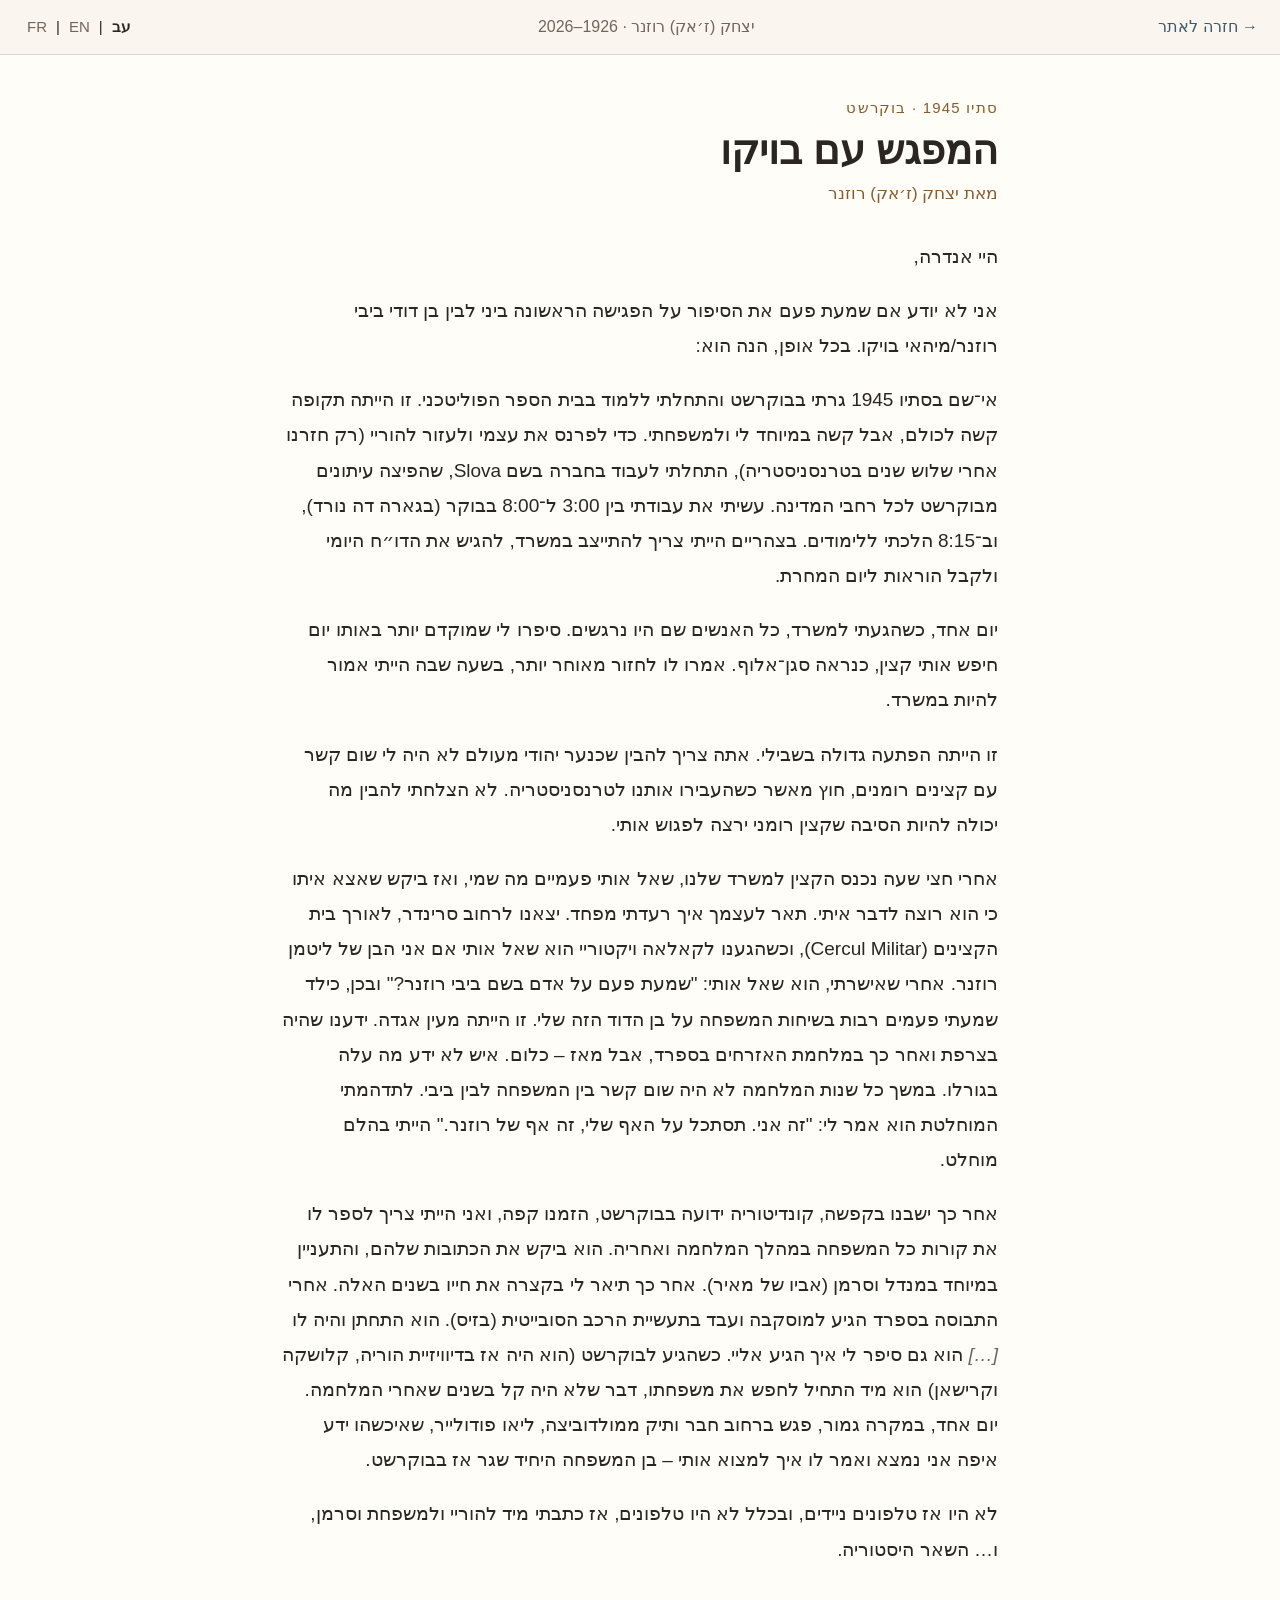
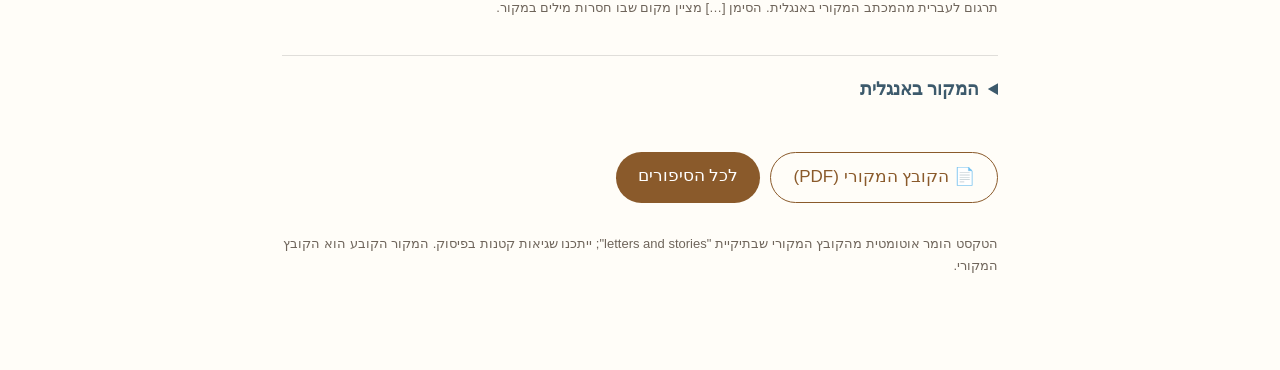
<file: stories/boico.html>
<!doctype html>
<html lang="he" dir="rtl">
<head><meta charset="utf-8"><meta name="viewport" content="width=device-width,initial-scale=1">
<meta name="robots" content="noindex">
<title>המפגש עם בויקו · יצחק רוזנר 100</title>
<link rel="stylesheet" href="../css/style.css">
<style>
html:not([data-lang=he]) .only-he{display:none}
details.orig-text{margin:2em 0 1em;border-top:1px solid rgba(0,0,0,.12);padding-top:1em}
details.orig-text>summary{cursor:pointer;color:var(--accent2);font-weight:600;margin-bottom:1em}
html:not([data-lang=he]) details.orig-text{border:0;margin:0;padding:0}
html:not([data-lang=he]) details.orig-text>summary{display:none}
</style></head>
<body class="story-page">
<header class="topbar"><a href="../index.html#stories" class="back" data-i18n="ui.back">→ חזרה לאתר</a><span class="brand" data-i18n="ui.brand">יצחק (ז׳אק) רוזנר · 1926–2026</span>
  <div class="lang-switch" role="navigation" aria-label="Language">
    <button type="button" data-set-lang="he" lang="he">עב</button>
    <span aria-hidden="true">|</span>
    <button type="button" data-set-lang="en" lang="en">EN</button>
    <span aria-hidden="true">|</span>
    <button type="button" data-set-lang="fr" lang="fr">FR</button>
  </div>
</header>
<main class="story-wrap">
<p class="eyebrow" data-i18n="story.boico.period">סתיו 1945 · בוקרשט</p>
<h1 data-i18n="story.boico.title">המפגש עם בויקו</h1>
<aside class="i18n-summary" data-summary-for="boico" data-orig-lang="en" hidden></aside>
<p class="byline" data-i18n="story.boico.author">מאת יצחק (ז׳אק) רוזנר</p>
<article class="story-text only-he" lang="he" dir="rtl"><p>היי אנדרה,</p><p>אני לא יודע אם שמעת פעם את הסיפור על הפגישה הראשונה ביני לבין בן דודי ביבי רוזנר/מיהאי בויקו. בכל אופן, הנה הוא:</p><p>אי־שם בסתיו 1945 גרתי בבוקרשט והתחלתי ללמוד בבית הספר הפוליטכני. זו הייתה תקופה קשה לכולם, אבל קשה במיוחד לי ולמשפחתי. כדי לפרנס את עצמי ולעזור להוריי (רק חזרנו אחרי שלוש שנים בטרנסניסטריה), התחלתי לעבוד בחברה בשם Slova, שהפיצה עיתונים מבוקרשט לכל רחבי המדינה. עשיתי את עבודתי בין 3:00 ל־8:00 בבוקר (בגארה דה נורד), וב־8:15 הלכתי ללימודים. בצהריים הייתי צריך להתייצב במשרד, להגיש את הדו״ח היומי ולקבל הוראות ליום המחרת.</p><p>יום אחד, כשהגעתי למשרד, כל האנשים שם היו נרגשים. סיפרו לי שמוקדם יותר באותו יום חיפש אותי קצין, כנראה סגן־אלוף. אמרו לו לחזור מאוחר יותר, בשעה שבה הייתי אמור להיות במשרד.</p><p>זו הייתה הפתעה גדולה בשבילי. אתה צריך להבין שכנער יהודי מעולם לא היה לי שום קשר עם קצינים רומנים, חוץ מאשר כשהעבירו אותנו לטרנסניסטריה. לא הצלחתי להבין מה יכולה להיות הסיבה שקצין רומני ירצה לפגוש אותי.</p><p>אחרי חצי שעה נכנס הקצין למשרד שלנו, שאל אותי פעמיים מה שמי, ואז ביקש שאצא איתו כי הוא רוצה לדבר איתי. תאר לעצמך איך רעדתי מפחד. יצאנו לרחוב סרינדר, לאורך בית הקצינים (Cercul Militar), וכשהגענו לקאלאה ויקטוריי הוא שאל אותי אם אני הבן של ליטמן רוזנר. אחרי שאישרתי, הוא שאל אותי: "שמעת פעם על אדם בשם ביבי רוזנר?" ובכן, כילד שמעתי פעמים רבות בשיחות המשפחה על בן הדוד הזה שלי. זו הייתה מעין אגדה. ידענו שהיה בצרפת ואחר כך במלחמת האזרחים בספרד, אבל מאז – כלום. איש לא ידע מה עלה בגורלו. במשך כל שנות המלחמה לא היה שום קשר בין המשפחה לבין ביבי. לתדהמתי המוחלטת הוא אמר לי: "זה אני. תסתכל על האף שלי, זה אף של רוזנר." הייתי בהלם מוחלט.</p><p>אחר כך ישבנו בקפשה, קונדיטוריה ידועה בבוקרשט, הזמנו קפה, ואני הייתי צריך לספר לו את קורות כל המשפחה במהלך המלחמה ואחריה. הוא ביקש את הכתובות שלהם, והתעניין במיוחד במנדל וסרמן (אביו של מאיר). אחר כך תיאר לי בקצרה את חייו בשנים האלה. אחרי התבוסה בספרד הגיע למוסקבה ועבד בתעשיית הרכב הסובייטית (בזיס). הוא התחתן והיה לו <span class="cut" title="במקור חסרות כאן מילים">[…]</span> הוא גם סיפר לי איך הגיע אליי. כשהגיע לבוקרשט (הוא היה אז בדיוויזיית הוריה, קלושקה וקרישאן) הוא מיד התחיל לחפש את משפחתו, דבר שלא היה קל בשנים שאחרי המלחמה. יום אחד, במקרה גמור, פגש ברחוב חבר ותיק ממולדוביצה, ליאו פודולייר, שאיכשהו ידע איפה אני נמצא ואמר לו איך למצוא אותי – בן המשפחה היחיד שגר אז בבוקרשט.</p><p>לא היו אז טלפונים ניידים, ובכלל לא היו טלפונים, אז כתבתי מיד להוריי ולמשפחת וסרמן, ו… השאר היסטוריה.</p></article>
<p class="fine only-he">תרגום לעברית מהמכתב המקורי באנגלית. הסימן […] מציין מקום שבו חסרות מילים במקור.</p>
<details class="orig-text" id="orig-en"><summary class="only-he">המקור באנגלית</summary>
<article class="story-text " lang="en" dir="ltr"><p>Hi Andre</p><p>I don’t know if you ever heard the story of the first meeting between me and my cousin Bibi Rosner/Mihai Boico . Anyhow here it is:</p><p>Somewhere in the autumn of 1945, I was living in Bucharest and started to study at the Politechnical School. It was a hard time for everybody but especially hard for me and my family. To undertain myself and help my parents, we just returned after 3 years in Transnistria, I started to work for a company called Slova which distributed newspapers from Bucharest to the whole country. I did my job between 3:00 and 8:00 in the morning (at Gara de Nord) and at 8.15 went to school. At noon I had to report to the office present the daily report and get instructions for next day.</p><p>One day, when I got to the office all the people there were excited. I was told that earlier in the day an officer, probably a Lieutenant- Colonel was looking for me. He was told to come back later, at the hour when I was supposed to be at the office.</p><p>This was a big surprise for me. You have to understand that as a Jewish youngster I never had any connection with Rumanian officers except when we were transported to Transnistria. I could not understand what can be the cause for a Rumanian officer to try to meet me.</p><p>After half an hour the officer entered our office and asked me 2 times what my name was, then he asked me to come out with him because he wants to speak with me. Imagine how I trembled of fear. We went out on Sarindar street, along the Cercul Militar, and when we got on Calea Victoriei he asked me if I am the son of Littman Rosner . After I confirmed he asked me “Did you ever hear about a person called Bibi Rosner? Now as a child I many times heard in family talks about this my cousin. It was some kind of legend. We knew that he was in France than in the Spanish civil war but afterwards nothing. Nobody knew what happened to him. There was no connection whatsoever between the family and Bibi all the years of the war. To my total surprise he told me: It is me, do look to my nose, this is a Rosner nose. I was totally shocked.</p><p>Then we sat down at Capsa, a well known Bucharest conditory, ordered coffee and I had to tell him the story of all the family during and after the war. He asked for their addresses and had special interest for Mendel Wasserman (Meir’s father). Than he gave me a short description of his life during these years. After the defeit in Spain he got to Moscow and worked in the soviet automotive industry (at Ziss). He married and had a and He also told me how he got to me. When he came to Bucharest (he was then in the Divizia Horia Closca si Crisan) he immediately started to look for his family, a thing which was not easy in this post war years. One day by total chance he met on the street an old boyfriend from Moldovitza, Leo Podolier- who somehow knew my whereabouts and told him how to find me – the only family member living at that time in Bucharest.</p><p>There were no cell phones and no phones at all at that time so I wrote immediately to my parents and to the Wassermanns and ….the rest is history.</p></article>
</details>
<p class="actions"><a class="btn ghost" href="pdf/boico.pdf" target="_blank" data-i18n="story.pdf">📄 הקובץ המקורי (PDF)</a> <a class="btn" href="../index.html#stories" data-i18n="story.all">לכל הסיפורים</a></p>
<p class="fine" data-i18n="story.fine">הטקסט הומר אוטומטית מהקובץ המקורי שבתיקיית "letters and stories"; ייתכנו שגיאות קטנות בפיסוק. המקור הקובע הוא הקובץ המקורי.</p>
</main>
<script src="../js/i18n.js"></script>
<script>if(window.I18N&&I18N.lang!=="he"){document.getElementById("orig-en").open=true}</script>
</body></html>
</file>
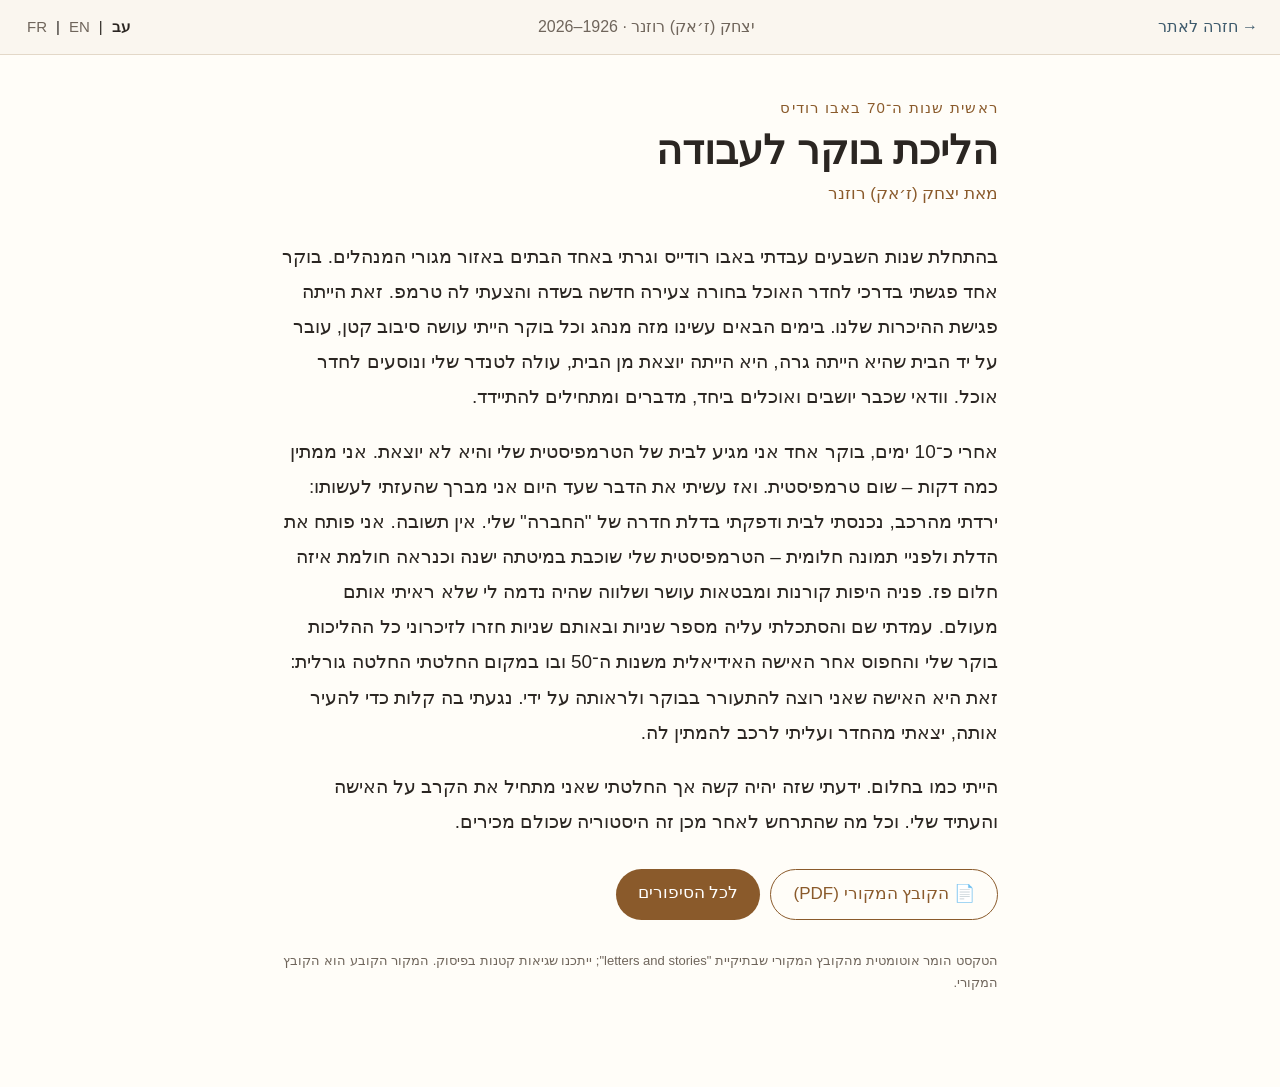
<file: stories/boker.html>
<!doctype html>
<html lang="he" dir="rtl">
<head><meta charset="utf-8"><meta name="viewport" content="width=device-width,initial-scale=1">
<meta name="robots" content="noindex">
<title>הליכת בוקר לעבודה · יצחק רוזנר 100</title>
<link rel="stylesheet" href="../css/style.css"></head>
<body class="story-page">
<header class="topbar"><a href="../index.html#stories" class="back" data-i18n="ui.back">→ חזרה לאתר</a><span class="brand" data-i18n="ui.brand">יצחק (ז׳אק) רוזנר · 1926–2026</span>
  <div class="lang-switch" role="navigation" aria-label="Language">
    <button type="button" data-set-lang="he" lang="he">עב</button>
    <span aria-hidden="true">|</span>
    <button type="button" data-set-lang="en" lang="en">EN</button>
    <span aria-hidden="true">|</span>
    <button type="button" data-set-lang="fr" lang="fr">FR</button>
  </div>
</header>
<main class="story-wrap">
<p class="eyebrow">ראשית שנות ה־70 באבו רודיס</p>
<h1>הליכת בוקר לעבודה</h1>
<aside class="i18n-summary" data-summary-for="boker" data-orig-lang="he" hidden></aside>
<p class="byline" data-i18n="story.boker.author">מאת יצחק (ז׳אק) רוזנר</p>
<article class="story-text " lang="he" dir="rtl"><p>בהתחלת שנות השבעים עבדתי באבו רודייס וגרתי באחד הבתים באזור מגורי המנהלים. בוקר אחד פגשתי בדרכי לחדר האוכל בחורה צעירה חדשה בשדה והצעתי לה טרמפ. זאת הייתה פגישת ההיכרות שלנו. בימים הבאים עשינו מזה מנהג וכל בוקר הייתי עושה סיבוב קטן, עובר על יד הבית שהיא הייתה גרה, היא הייתה יוצאת מן הבית, עולה לטנדר שלי ונוסעים לחדר אוכל. וודאי שכבר יושבים ואוכלים ביחד, מדברים ומתחילים להתיידד.</p><p>אחרי כ־10 ימים, בוקר אחד אני מגיע לבית של הטרמפיסטית שלי והיא לא יוצאת. אני ממתין כמה דקות – שום טרמפיסטית. ואז עשיתי את הדבר שעד היום אני מברך שהעזתי לעשותו: ירדתי מהרכב, נכנסתי לבית ודפקתי בדלת חדרה של &quot;החברה&quot; שלי. אין תשובה. אני פותח את הדלת ולפניי תמונה חלומית – הטרמפיסטית שלי שוכבת במיטתה ישנה וכנראה חולמת איזה חלום פז. פניה היפות קורנות ומבטאות עושר ושלווה שהיה נדמה לי שלא ראיתי אותם מעולם. עמדתי שם והסתכלתי עליה מספר שניות ובאותם שניות חזרו לזיכרוני כל ההליכות בוקר שלי והחפוס אחר האישה האידיאלית משנות ה־50 ובו במקום החלטתי החלטה גורלית: זאת היא האישה שאני רוצה להתעורר בבוקר ולראותה על ידי. נגעתי בה קלות כדי להעיר אותה, יצאתי מהחדר ועליתי לרכב להמתין לה.</p><p>הייתי כמו בחלום. ידעתי שזה יהיה קשה אך החלטתי שאני מתחיל את הקרב על האישה והעתיד שלי. וכל מה שהתרחש לאחר מכן זה היסטוריה שכולם מכירים.</p></article>
<p class="actions"><a class="btn ghost" href="pdf/boker.pdf" target="_blank" data-i18n="story.pdf">📄 הקובץ המקורי (PDF)</a> <a class="btn" href="../index.html#stories" data-i18n="story.all">לכל הסיפורים</a></p>
<p class="fine" data-i18n="story.fine">הטקסט הומר אוטומטית מהקובץ המקורי שבתיקיית "letters and stories"; ייתכנו שגיאות קטנות בפיסוק. המקור הקובע הוא הקובץ המקורי.</p>
</main>
<script src="../js/i18n.js"></script>
</body></html>
</file>
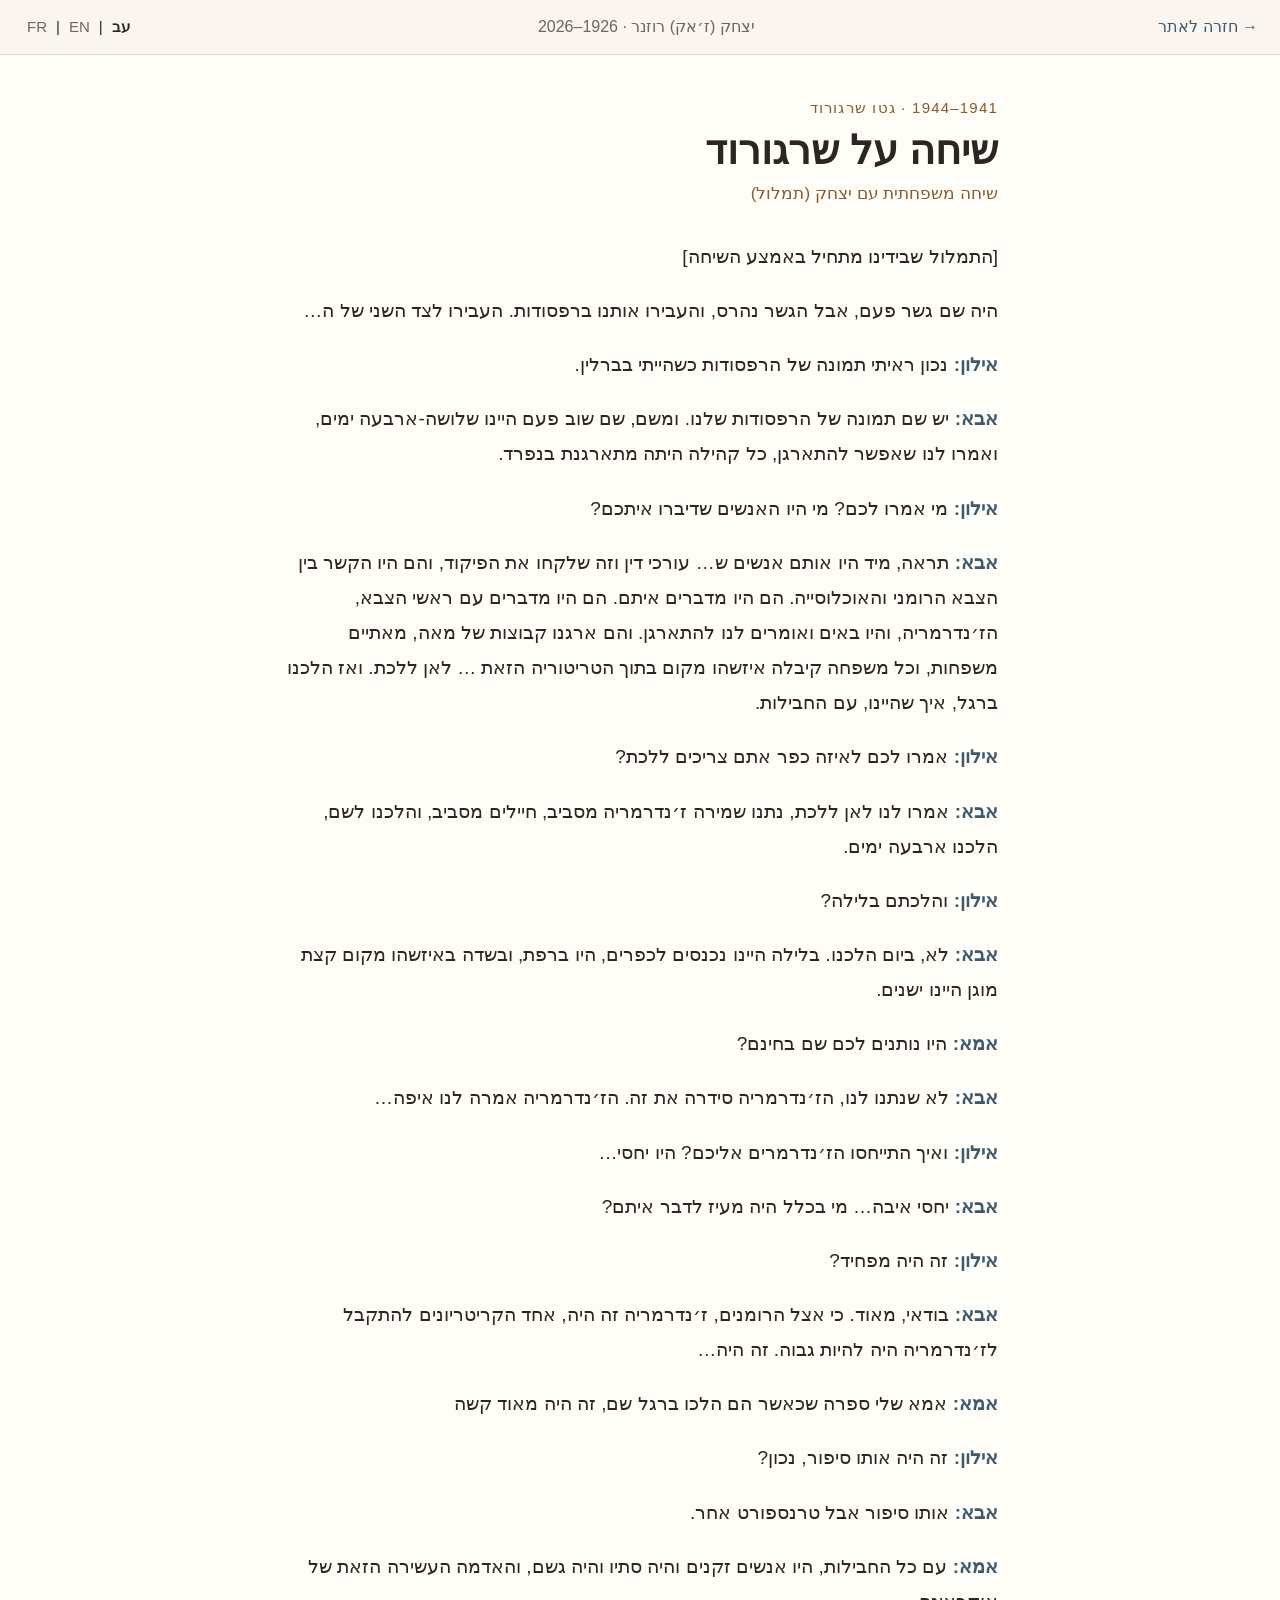
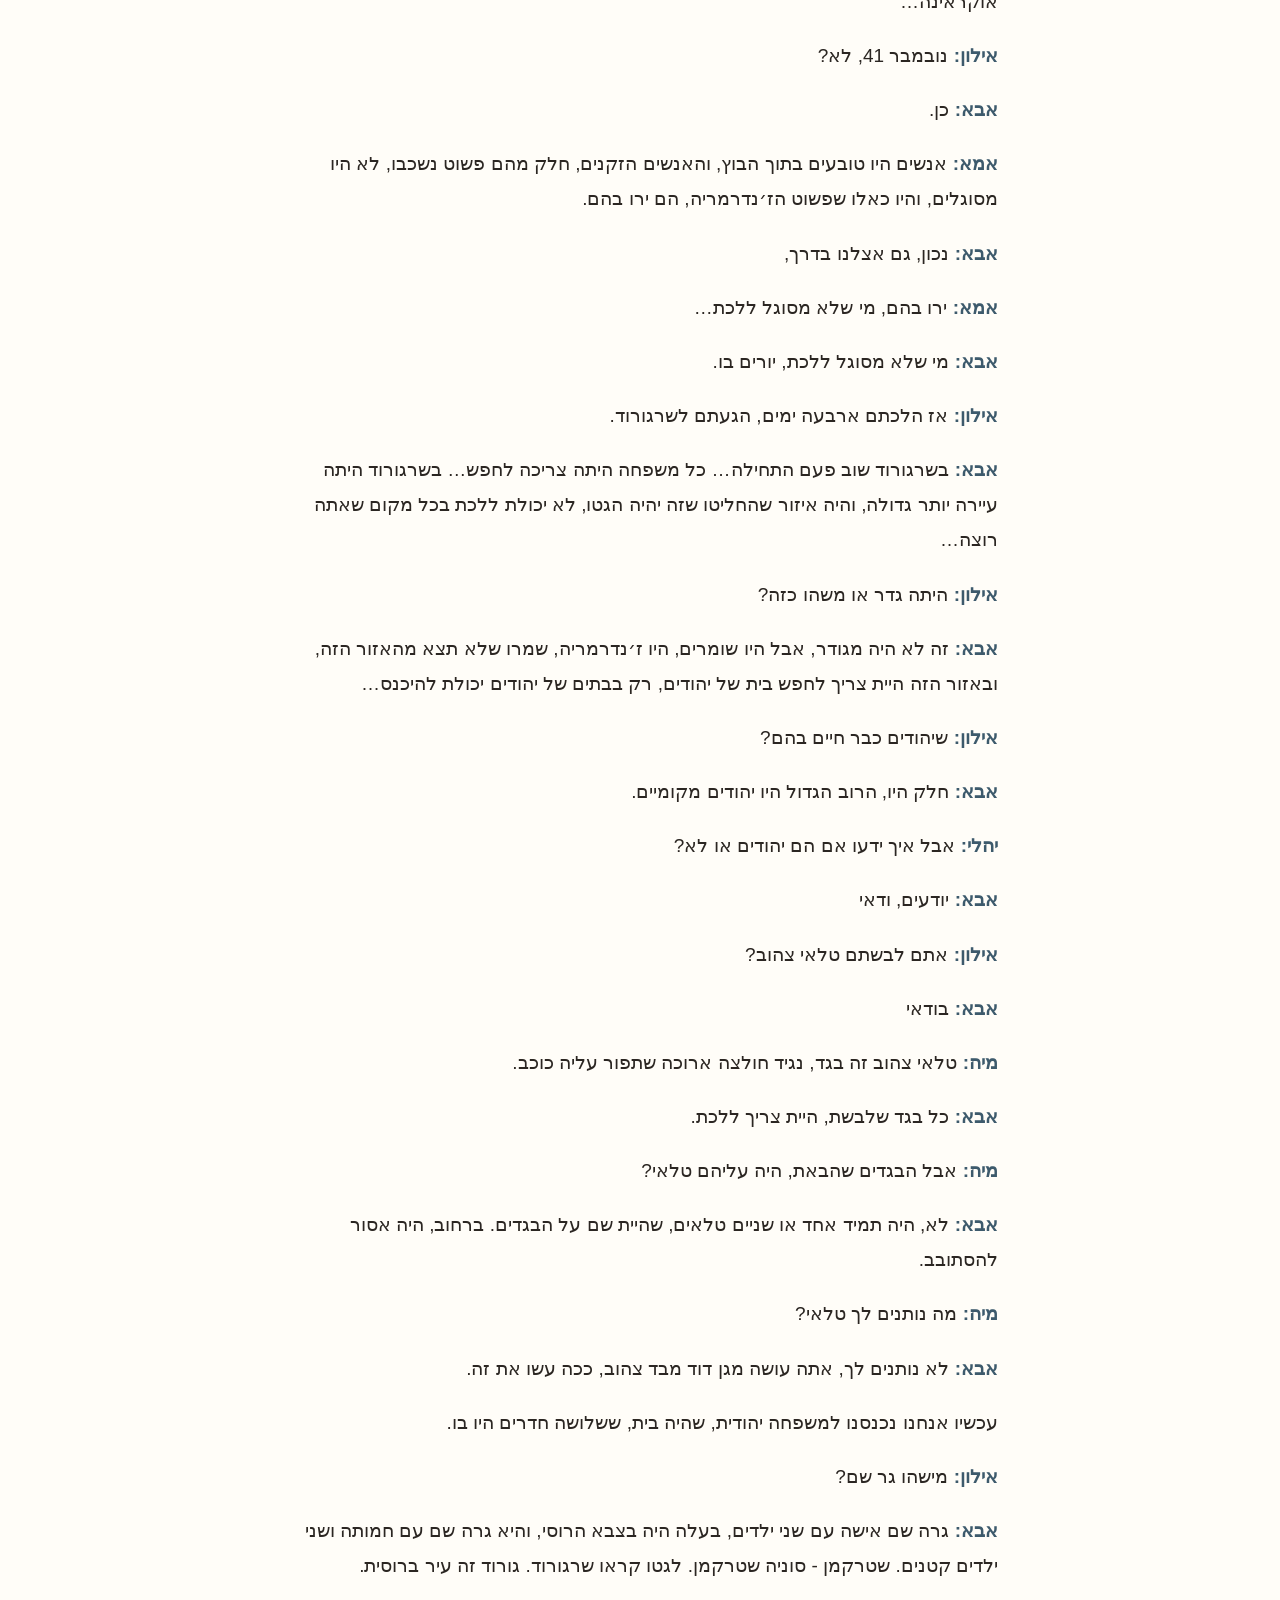
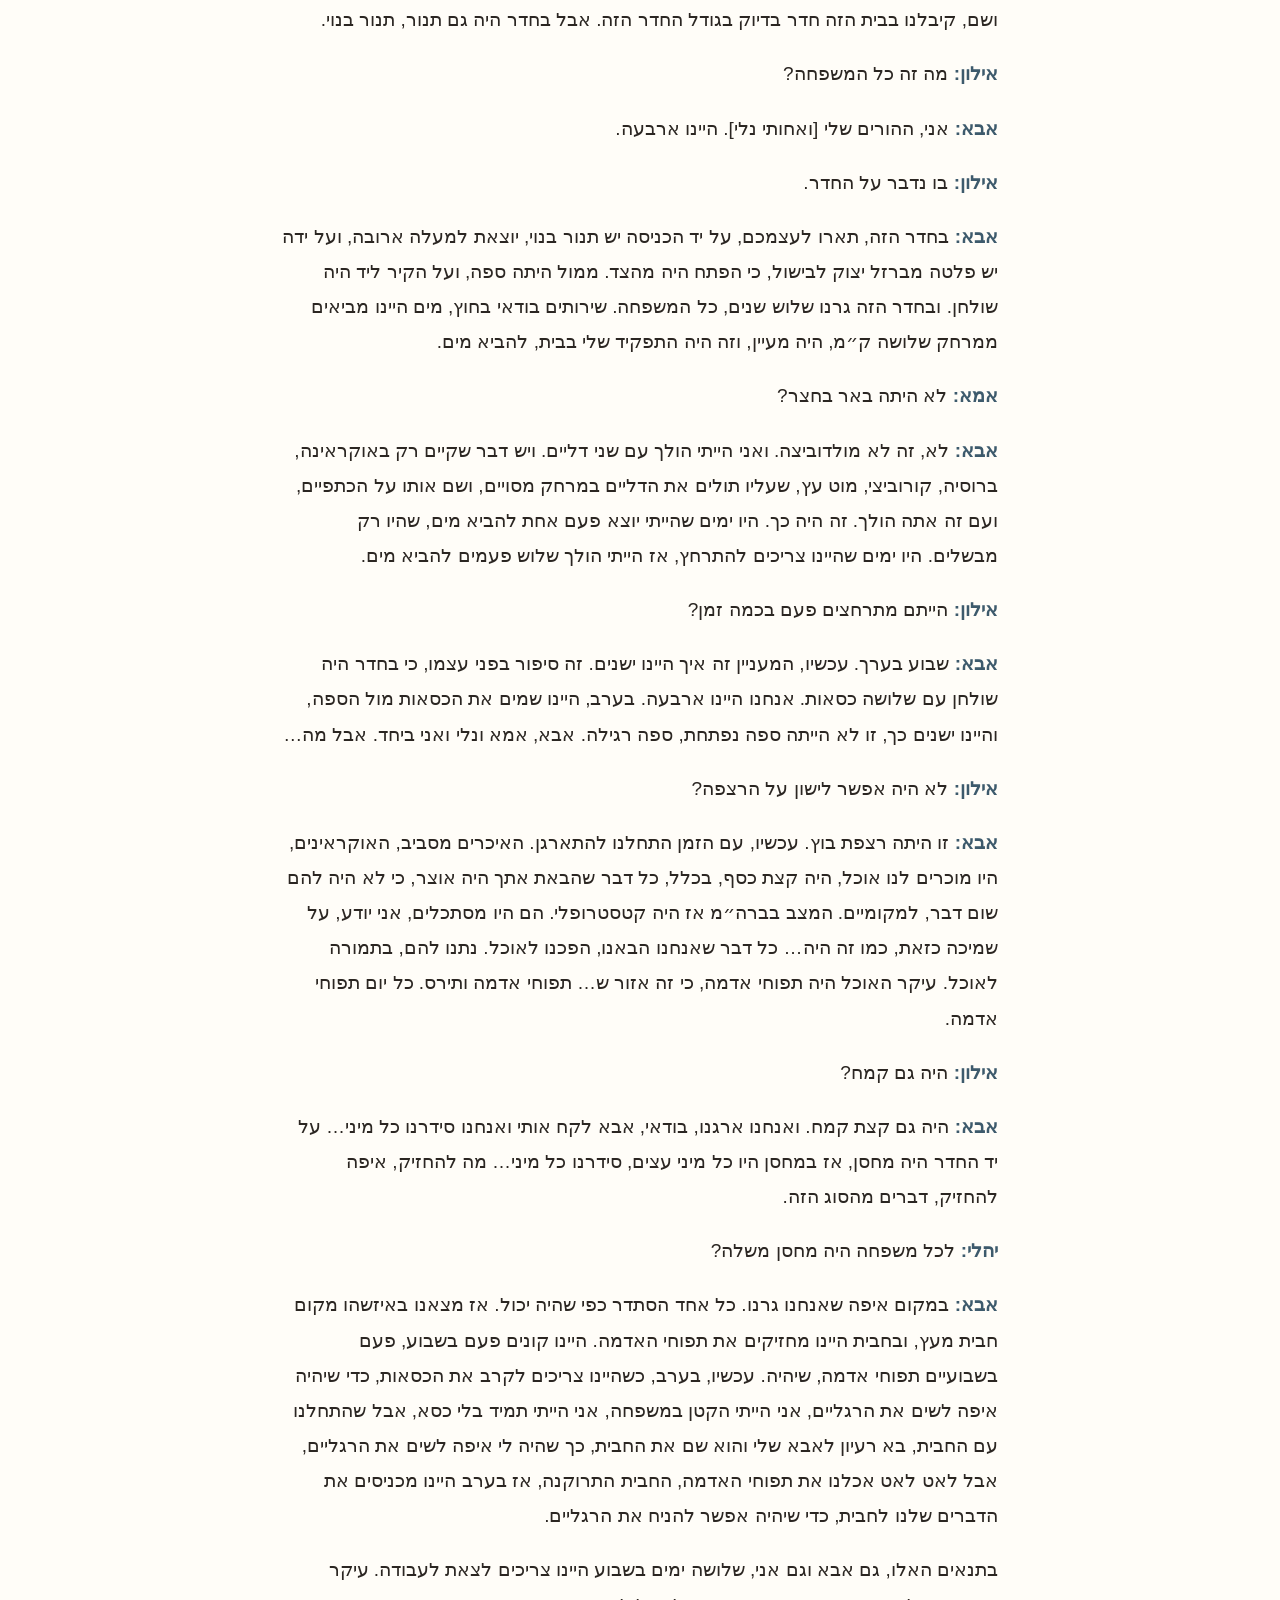
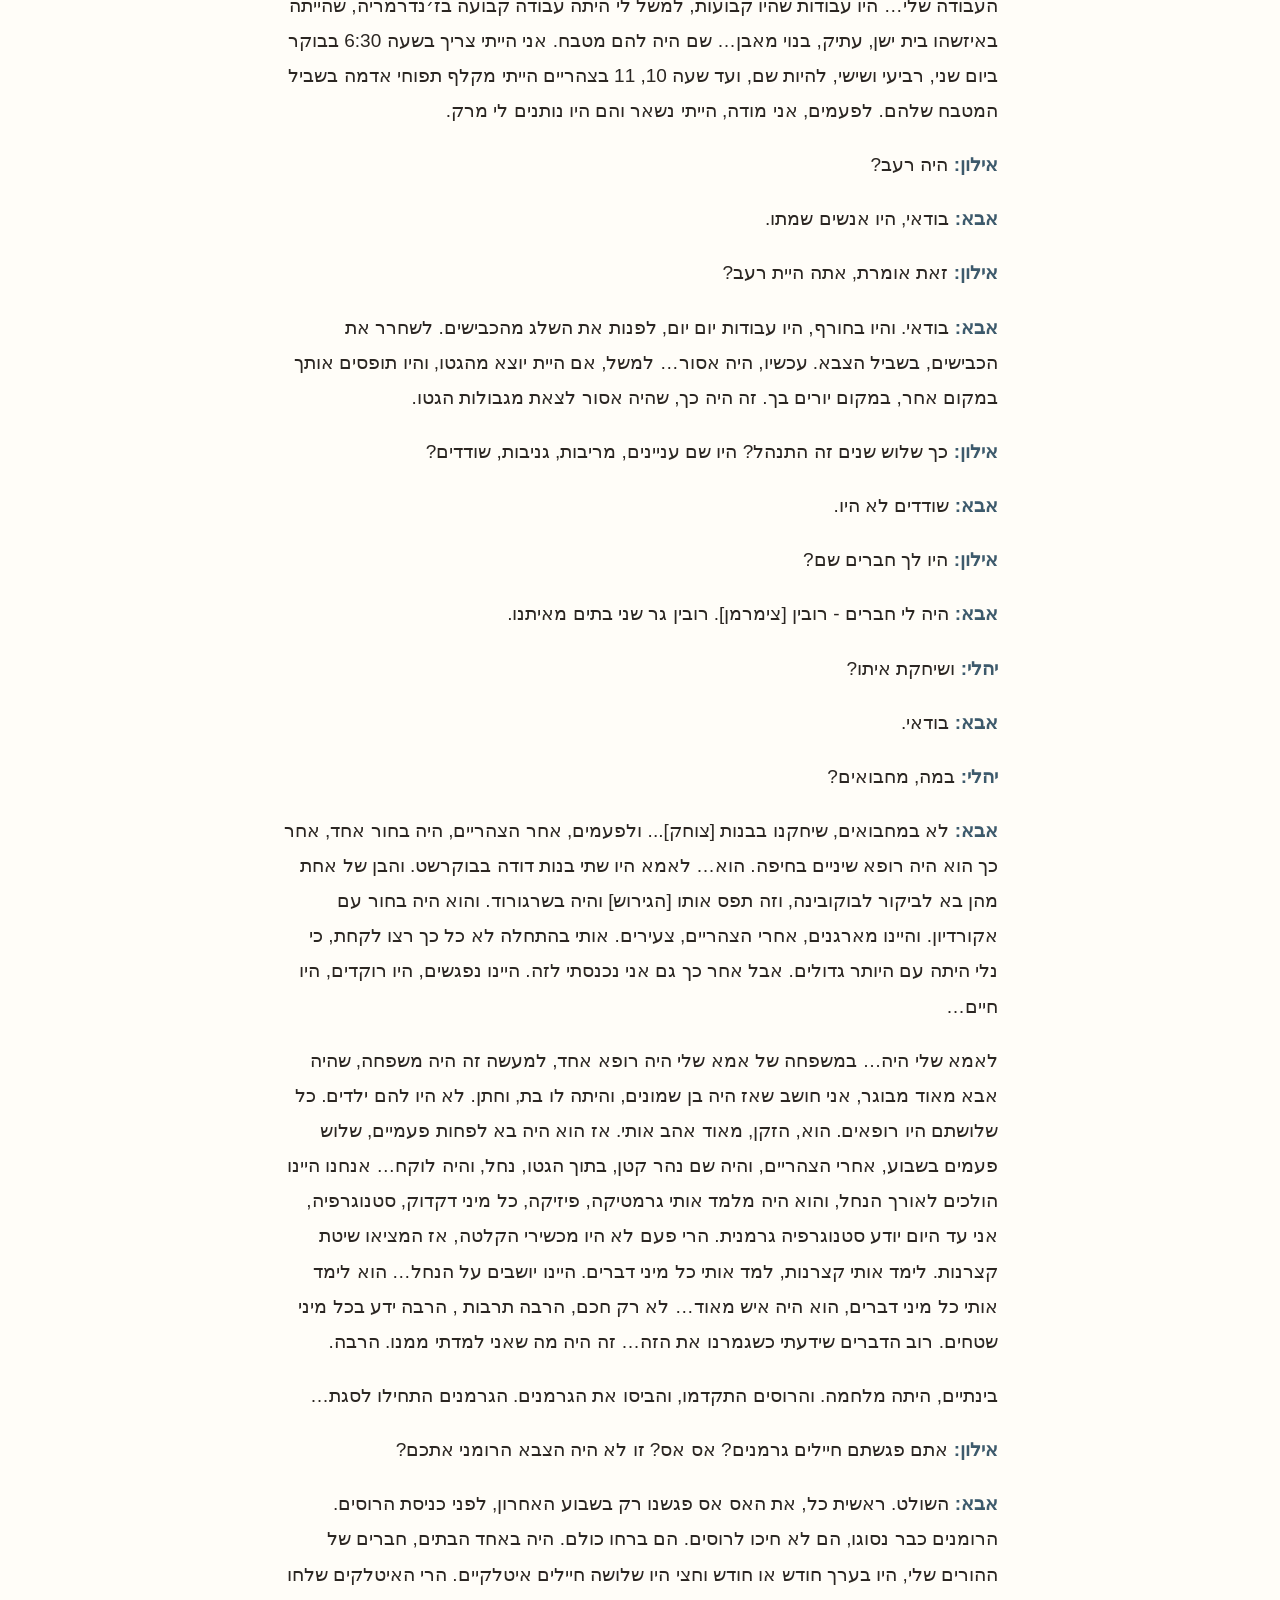
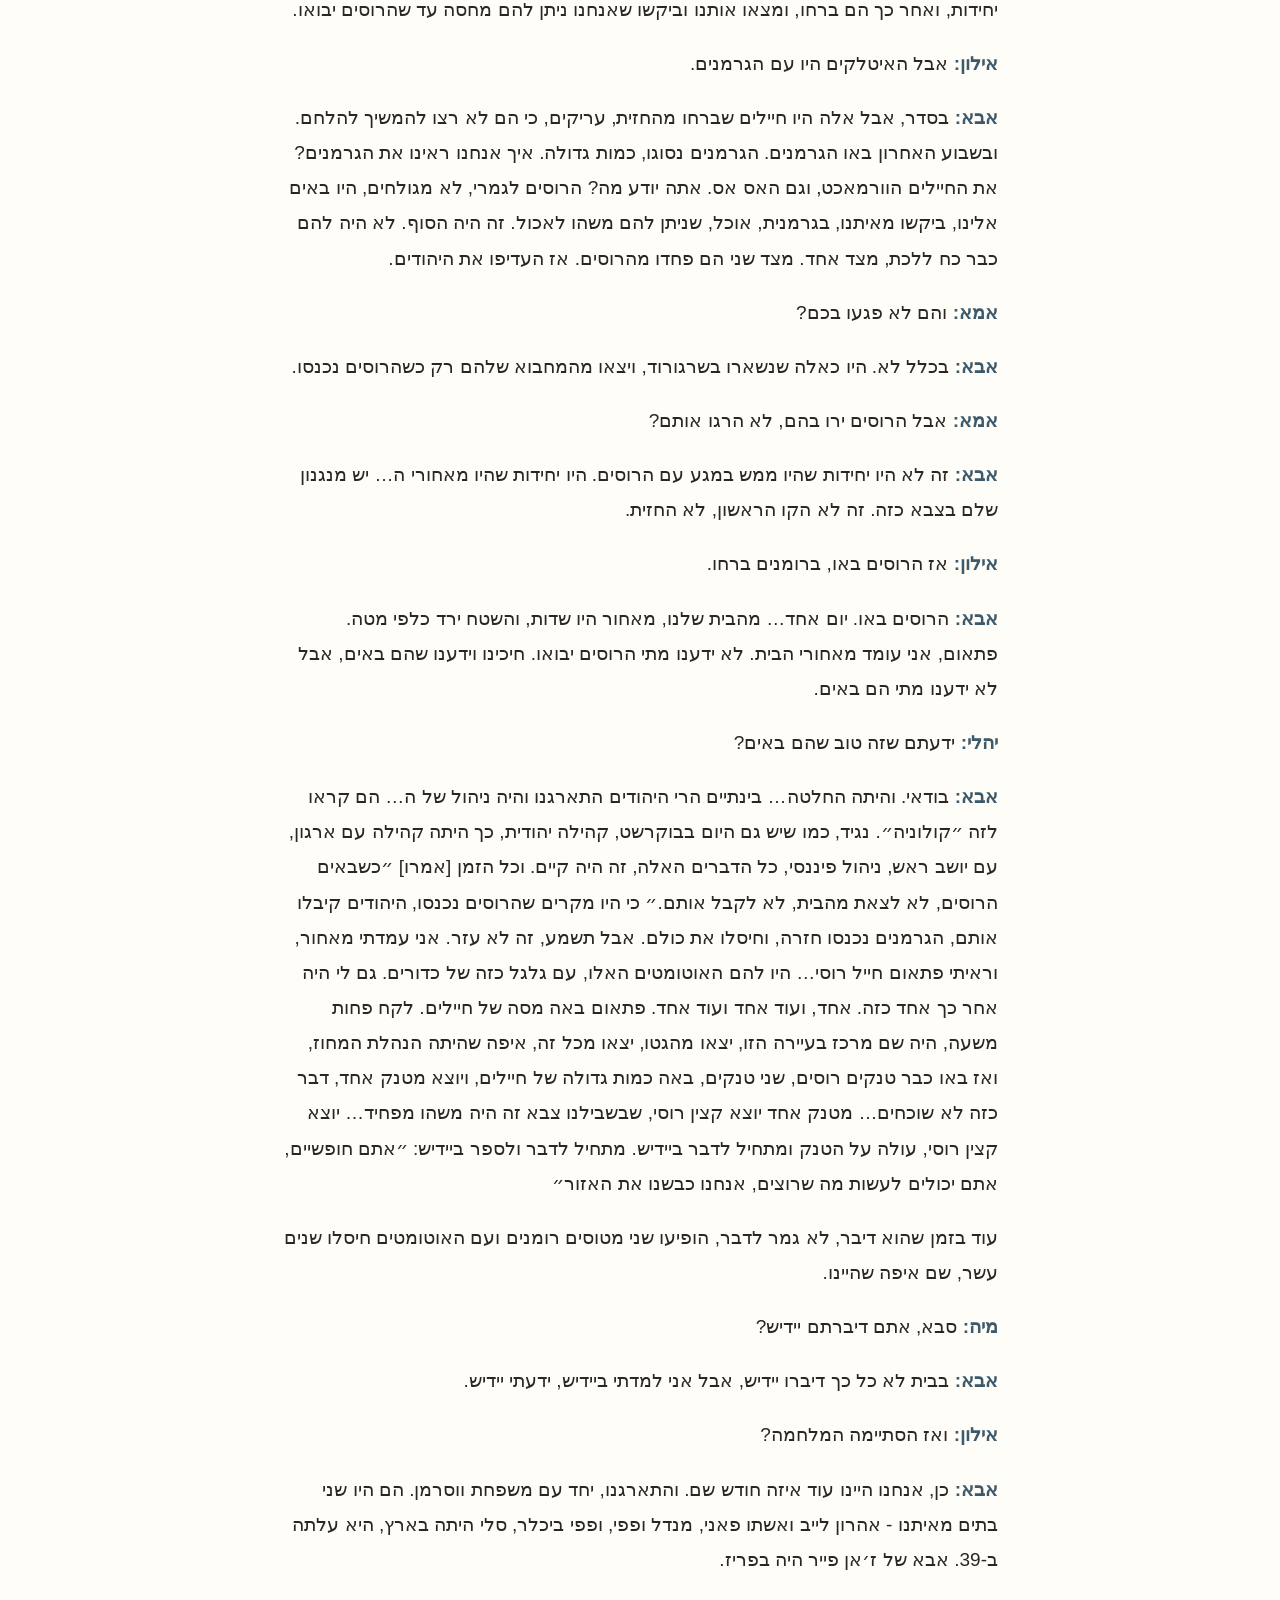
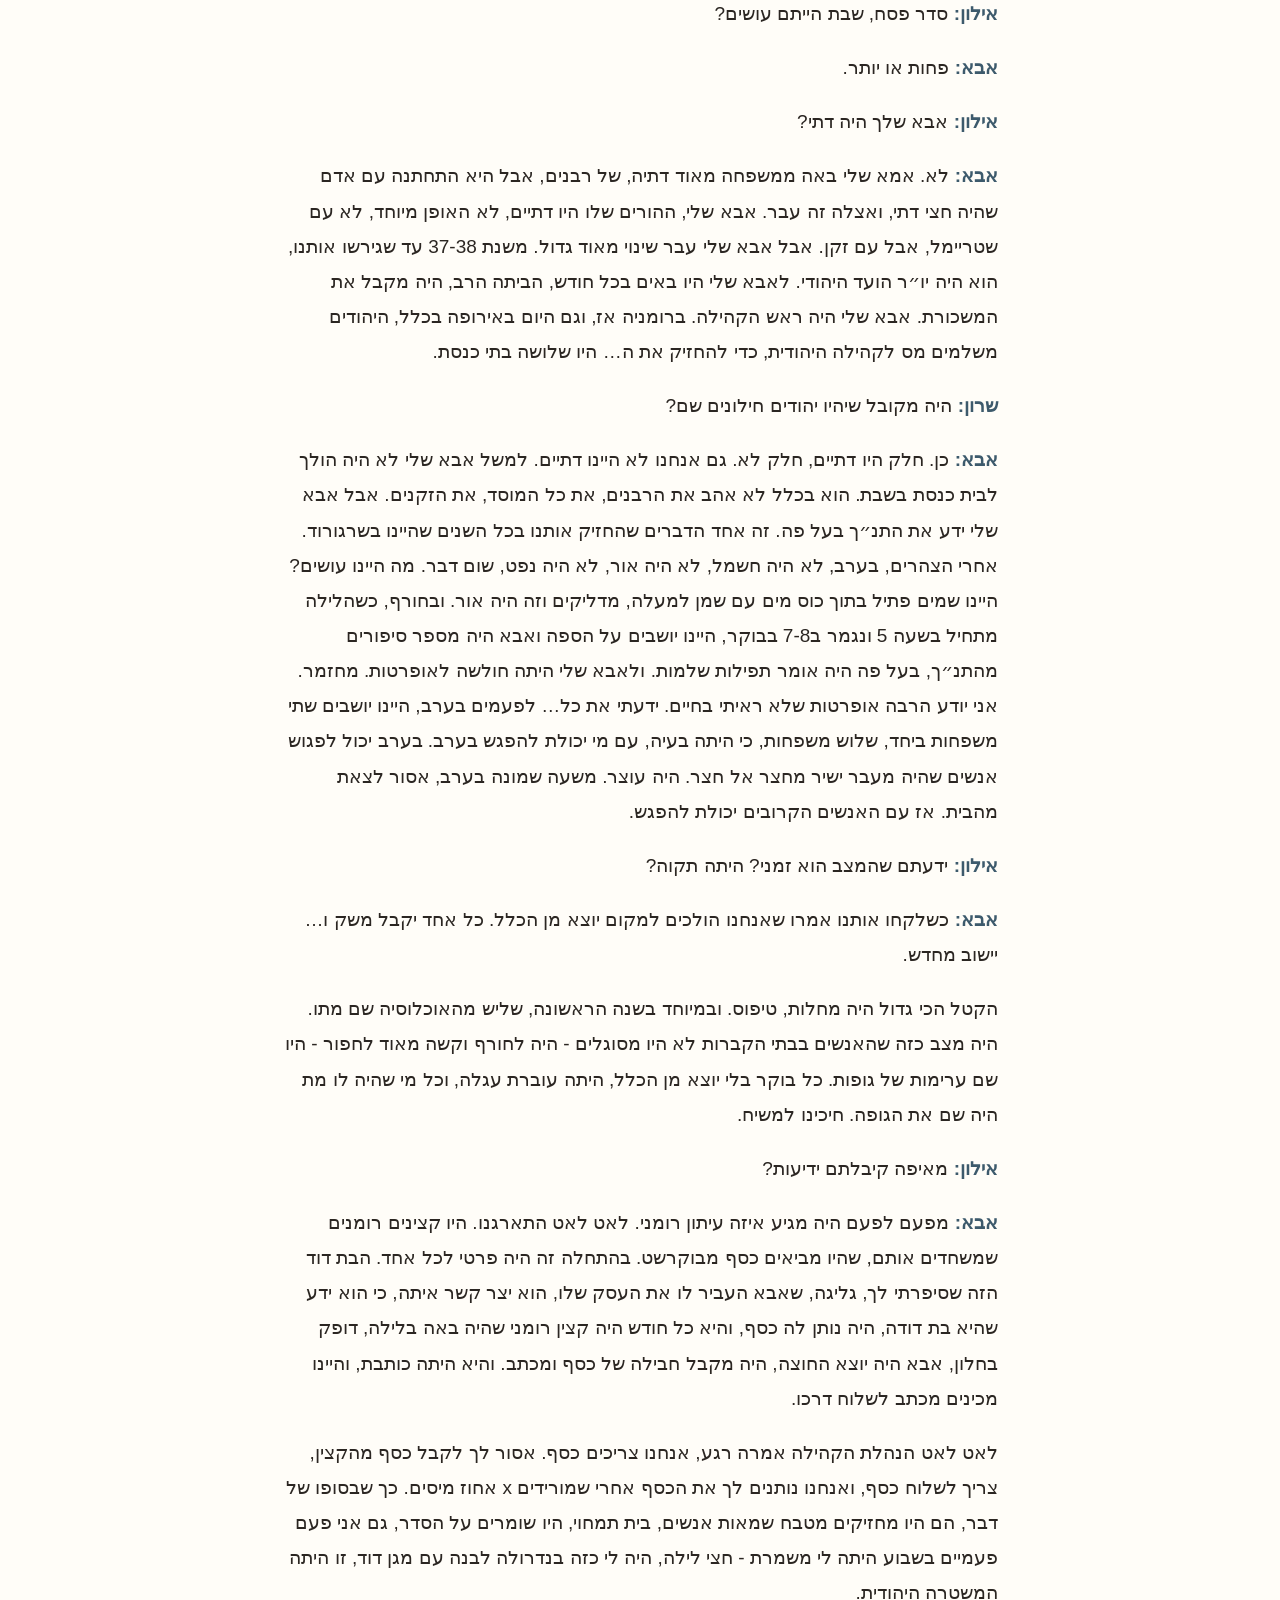
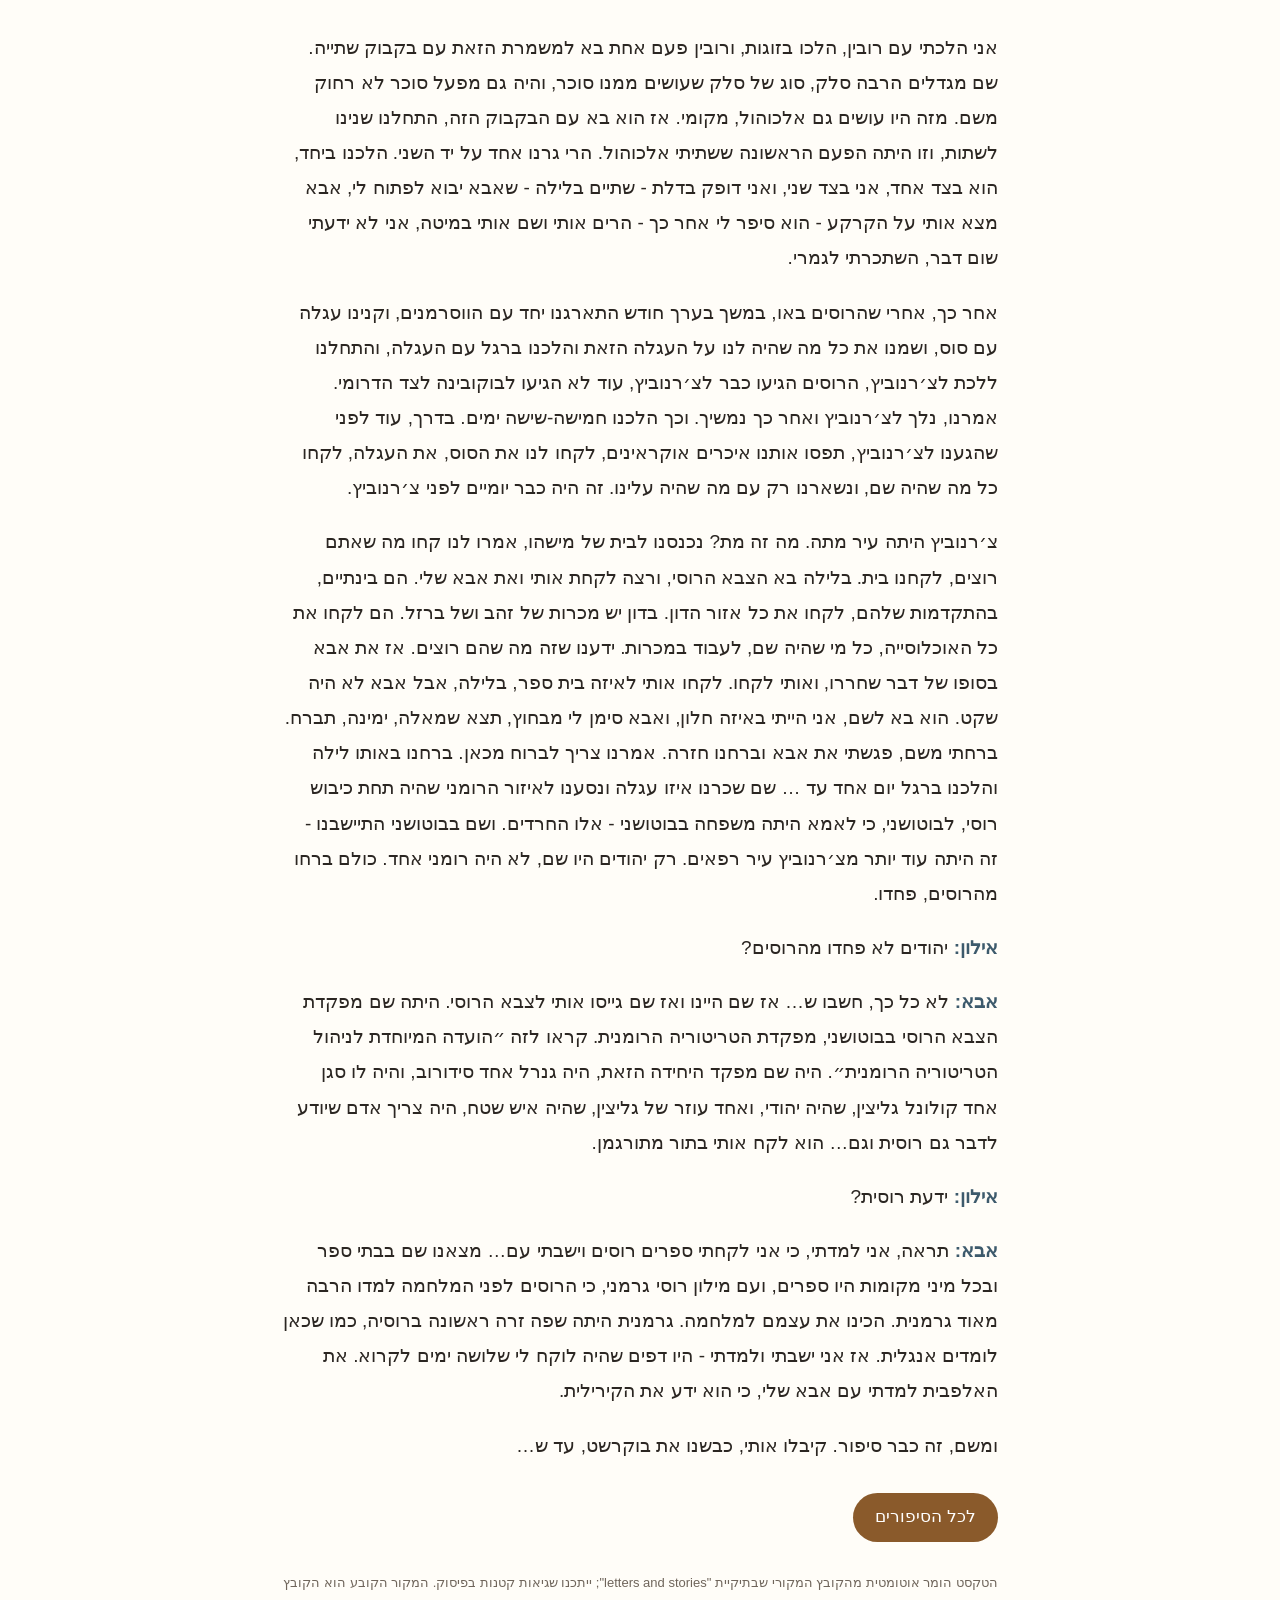
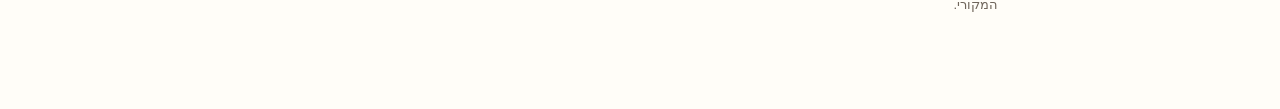
<file: stories/conversation.html>
<!doctype html>
<html lang="he" dir="rtl">
<head><meta charset="utf-8"><meta name="viewport" content="width=device-width,initial-scale=1">
<meta name="robots" content="noindex">
<title>שיחה על שרגורוד · יצחק רוזנר 100</title>
<link rel="stylesheet" href="../css/style.css"></head>
<body class="story-page">
<header class="topbar"><a href="../index.html#stories" class="back" data-i18n="ui.back">→ חזרה לאתר</a><span class="brand" data-i18n="ui.brand">יצחק (ז׳אק) רוזנר · 1926–2026</span>
  <div class="lang-switch" role="navigation" aria-label="Language">
    <button type="button" data-set-lang="he" lang="he">עב</button>
    <span aria-hidden="true">|</span>
    <button type="button" data-set-lang="en" lang="en">EN</button>
    <span aria-hidden="true">|</span>
    <button type="button" data-set-lang="fr" lang="fr">FR</button>
  </div>
</header>
<main class="story-wrap">
<p class="eyebrow">1941–1944 · גטו שרגורוד</p>
<h1>שיחה על שרגורוד</h1>
<aside class="i18n-summary" data-summary-for="conversation" data-orig-lang="he" hidden></aside>
<p class="byline" data-i18n="story.conversation.author">שיחה משפחתית עם יצחק (תמלול)</p>
<article class="story-text " lang="he" dir="rtl"><p>[התמלול שבידינו מתחיל באמצע השיחה]</p><p>היה שם גשר פעם, אבל הגשר נהרס, והעבירו אותנו ברפסודות. העבירו לצד השני של ה…</p><p class="turn"><b>אילון:</b> נכון ראיתי תמונה של הרפסודות כשהייתי בברלין.</p><p class="turn"><b>אבא:</b> יש שם תמונה של הרפסודות שלנו. ומשם, שם שוב פעם היינו שלושה-ארבעה ימים, ואמרו לנו שאפשר להתארגן, כל קהילה היתה מתארגנת בנפרד.</p><p class="turn"><b>אילון:</b> מי אמרו לכם? מי היו האנשים שדיברו איתכם?</p><p class="turn"><b>אבא:</b> תראה, מיד היו אותם אנשים ש… עורכי דין וזה שלקחו את הפיקוד, והם היו הקשר בין הצבא הרומני והאוכלוסייה. הם היו מדברים איתם. הם היו מדברים עם ראשי הצבא, הז׳נדרמריה, והיו באים ואומרים לנו להתארגן. והם ארגנו קבוצות של מאה, מאתיים משפחות, וכל משפחה קיבלה איזשהו מקום בתוך הטריטוריה הזאת … לאן ללכת. ואז הלכנו ברגל, איך שהיינו, עם החבילות.</p><p class="turn"><b>אילון:</b> אמרו לכם לאיזה כפר אתם צריכים ללכת?</p><p class="turn"><b>אבא:</b> אמרו לנו לאן ללכת, נתנו שמירה ז׳נדרמריה מסביב, חיילים מסביב, והלכנו לשם, הלכנו ארבעה ימים.</p><p class="turn"><b>אילון:</b> והלכתם בלילה?</p><p class="turn"><b>אבא:</b> לא, ביום הלכנו. בלילה היינו נכנסים לכפרים, היו ברפת, ובשדה באיזשהו מקום קצת מוגן היינו ישנים.</p><p class="turn"><b>אמא:</b> היו נותנים לכם שם בחינם?</p><p class="turn"><b>אבא:</b> לא שנתנו לנו, הז׳נדרמריה סידרה את זה. הז׳נדרמריה אמרה לנו איפה…</p><p class="turn"><b>אילון:</b> ואיך התייחסו הז׳נדרמרים אליכם? היו יחסי…</p><p class="turn"><b>אבא:</b> יחסי איבה… מי בכלל היה מעיז לדבר איתם?</p><p class="turn"><b>אילון:</b> זה היה מפחיד?</p><p class="turn"><b>אבא:</b> בודאי, מאוד. כי אצל הרומנים, ז׳נדרמריה זה היה, אחד הקריטריונים להתקבל לז׳נדרמריה היה להיות גבוה. זה היה…</p><p class="turn"><b>אמא:</b> אמא שלי ספרה שכאשר הם הלכו ברגל שם, זה היה מאוד קשה</p><p class="turn"><b>אילון:</b> זה היה אותו סיפור, נכון?</p><p class="turn"><b>אבא:</b> אותו סיפור אבל טרנספורט אחר.</p><p class="turn"><b>אמא:</b> עם כל החבילות, היו אנשים זקנים והיה סתיו והיה גשם, והאדמה העשירה הזאת של אוקראינה…</p><p class="turn"><b>אילון:</b> נובמבר 41, לא?</p><p class="turn"><b>אבא:</b> כן.</p><p class="turn"><b>אמא:</b> אנשים היו טובעים בתוך הבוץ, והאנשים הזקנים, חלק מהם פשוט נשכבו, לא היו מסוגלים, והיו כאלו שפשוט הז׳נדרמריה, הם ירו בהם.</p><p class="turn"><b>אבא:</b> נכון, גם אצלנו בדרך,</p><p class="turn"><b>אמא:</b> ירו בהם, מי שלא מסוגל ללכת…</p><p class="turn"><b>אבא:</b> מי שלא מסוגל ללכת, יורים בו.</p><p class="turn"><b>אילון:</b> אז הלכתם ארבעה ימים, הגעתם לשרגורוד.</p><p class="turn"><b>אבא:</b> בשרגורוד שוב פעם התחילה… כל משפחה היתה צריכה לחפש… בשרגורוד היתה עיירה יותר גדולה, והיה איזור שהחליטו שזה יהיה הגטו, לא יכולת ללכת בכל מקום שאתה רוצה…</p><p class="turn"><b>אילון:</b> היתה גדר או משהו כזה?</p><p class="turn"><b>אבא:</b> זה לא היה מגודר, אבל היו שומרים, היו ז׳נדרמריה, שמרו שלא תצא מהאזור הזה, ובאזור הזה היית צריך לחפש בית של יהודים, רק בבתים של יהודים יכולת להיכנס…</p><p class="turn"><b>אילון:</b> שיהודים כבר חיים בהם?</p><p class="turn"><b>אבא:</b> חלק היו, הרוב הגדול היו יהודים מקומיים.</p><p class="turn"><b>יהלי:</b> אבל איך ידעו אם הם יהודים או לא?</p><p class="turn"><b>אבא:</b> יודעים, ודאי</p><p class="turn"><b>אילון:</b> אתם לבשתם טלאי צהוב?</p><p class="turn"><b>אבא:</b> בודאי</p><p class="turn"><b>מיה:</b> טלאי צהוב זה בגד, נגיד חולצה ארוכה שתפור עליה כוכב.</p><p class="turn"><b>אבא:</b> כל בגד שלבשת, היית צריך ללכת.</p><p class="turn"><b>מיה:</b> אבל הבגדים שהבאת, היה עליהם טלאי?</p><p class="turn"><b>אבא:</b> לא, היה תמיד אחד או שניים טלאים, שהיית שם על הבגדים. ברחוב, היה אסור להסתובב.</p><p class="turn"><b>מיה:</b> מה נותנים לך טלאי?</p><p class="turn"><b>אבא:</b> לא נותנים לך, אתה עושה מגן דוד מבד צהוב, ככה עשו את זה.</p><p>עכשיו אנחנו נכנסנו למשפחה יהודית, שהיה בית, ששלושה חדרים היו בו.</p><p class="turn"><b>אילון:</b> מישהו גר שם?</p><p class="turn"><b>אבא:</b> גרה שם אישה עם שני ילדים, בעלה היה בצבא הרוסי, והיא גרה שם עם חמותה ושני ילדים קטנים. שטרקמן - סוניה שטרקמן. לגטו קראו שרגורוד. גורוד זה עיר ברוסית.</p><p>ושם, קיבלנו בבית הזה חדר בדיוק בגודל החדר הזה. אבל בחדר היה גם תנור, תנור בנוי.</p><p class="turn"><b>אילון:</b> מה זה כל המשפחה?</p><p class="turn"><b>אבא:</b> אני, ההורים שלי [ואחותי נלי]. היינו ארבעה.</p><p class="turn"><b>אילון:</b> בו נדבר על החדר.</p><p class="turn"><b>אבא:</b> בחדר הזה, תארו לעצמכם, על יד הכניסה יש תנור בנוי, יוצאת למעלה ארובה, ועל ידה יש פלטה מברזל יצוק לבישול, כי הפתח היה מהצד. ממול היתה ספה, ועל הקיר ליד היה שולחן. ובחדר הזה גרנו שלוש שנים, כל המשפחה. שירותים בודאי בחוץ, מים היינו מביאים ממרחק שלושה ק״מ, היה מעיין, וזה היה התפקיד שלי בבית, להביא מים.</p><p class="turn"><b>אמא:</b> לא היתה באר בחצר?</p><p class="turn"><b>אבא:</b> לא, זה לא מולדוביצה. ואני הייתי הולך עם שני דליים. ויש דבר שקיים רק באוקראינה, ברוסיה, קורוביצי, מוט עץ, שעליו תולים את הדליים במרחק מסויים, ושם אותו על הכתפיים, ועם זה אתה הולך. זה היה כך. היו ימים שהייתי יוצא פעם אחת להביא מים, שהיו רק מבשלים. היו ימים שהיינו צריכים להתרחץ, אז הייתי הולך שלוש פעמים להביא מים.</p><p class="turn"><b>אילון:</b> הייתם מתרחצים פעם בכמה זמן?</p><p class="turn"><b>אבא:</b> שבוע בערך. עכשיו, המעניין זה איך היינו ישנים. זה סיפור בפני עצמו, כי בחדר היה שולחן עם שלושה כסאות. אנחנו היינו ארבעה. בערב, היינו שמים את הכסאות מול הספה, והיינו ישנים כך, זו לא הייתה ספה נפתחת, ספה רגילה. אבא, אמא ונלי ואני ביחד. אבל מה…</p><p class="turn"><b>אילון:</b> לא היה אפשר לישון על הרצפה?</p><p class="turn"><b>אבא:</b> זו היתה רצפת בוץ. עכשיו, עם הזמן התחלנו להתארגן. האיכרים מסביב, האוקראינים, היו מוכרים לנו אוכל, היה קצת כסף, בכלל, כל דבר שהבאת אתך היה אוצר, כי לא היה להם שום דבר, למקומיים. המצב בברה״מ אז היה קטסטרופלי. הם היו מסתכלים, אני יודע, על שמיכה כזאת, כמו זה היה… כל דבר שאנחנו הבאנו, הפכנו לאוכל. נתנו להם, בתמורה לאוכל. עיקר האוכל היה תפוחי אדמה, כי זה אזור ש… תפוחי אדמה ותירס. כל יום תפוחי אדמה.</p><p class="turn"><b>אילון:</b> היה גם קמח?</p><p class="turn"><b>אבא:</b> היה גם קצת קמח. ואנחנו ארגנו, בודאי, אבא לקח אותי ואנחנו סידרנו כל מיני… על יד החדר היה מחסן, אז במחסן היו כל מיני עצים, סידרנו כל מיני… מה להחזיק, איפה להחזיק, דברים מהסוג הזה.</p><p class="turn"><b>יהלי:</b> לכל משפחה היה מחסן משלה?</p><p class="turn"><b>אבא:</b> במקום איפה שאנחנו גרנו. כל אחד הסתדר כפי שהיה יכול. אז מצאנו באיזשהו מקום חבית מעץ, ובחבית היינו מחזיקים את תפוחי האדמה. היינו קונים פעם בשבוע, פעם בשבועיים תפוחי אדמה, שיהיה. עכשיו, בערב, כשהיינו צריכים לקרב את הכסאות, כדי שיהיה איפה לשים את הרגליים, אני הייתי הקטן במשפחה, אני הייתי תמיד בלי כסא, אבל שהתחלנו עם החבית, בא רעיון לאבא שלי והוא שם את החבית, כך שהיה לי איפה לשים את הרגליים, אבל לאט לאט אכלנו את תפוחי האדמה, החבית התרוקנה, אז בערב היינו מכניסים את הדברים שלנו לחבית, כדי שיהיה אפשר להניח את הרגליים.</p><p>בתנאים האלו, גם אבא וגם אני, שלושה ימים בשבוע היינו צריכים לצאת לעבודה. עיקר העבודה שלי… היו עבודות שהיו קבועות, למשל לי היתה עבודה קבועה בז׳נדרמריה, שהייתה באיזשהו בית ישן, עתיק, בנוי מאבן… שם היה להם מטבח. אני הייתי צריך בשעה 6:30 בבוקר ביום שני, רביעי ושישי, להיות שם, ועד שעה 10, 11 בצהריים הייתי מקלף תפוחי אדמה בשביל המטבח שלהם. לפעמים, אני מודה, הייתי נשאר והם היו נותנים לי מרק.</p><p class="turn"><b>אילון:</b> היה רעב?</p><p class="turn"><b>אבא:</b> בודאי, היו אנשים שמתו.</p><p class="turn"><b>אילון:</b> זאת אומרת, אתה היית רעב?</p><p class="turn"><b>אבא:</b> בודאי. והיו בחורף, היו עבודות יום יום, לפנות את השלג מהכבישים. לשחרר את הכבישים, בשביל הצבא. עכשיו, היה אסור… למשל, אם היית יוצא מהגטו, והיו תופסים אותך במקום אחר, במקום יורים בך. זה היה כך, שהיה אסור לצאת מגבולות הגטו.</p><p class="turn"><b>אילון:</b> כך שלוש שנים זה התנהל? היו שם עניינים, מריבות, גניבות, שודדים?</p><p class="turn"><b>אבא:</b> שודדים לא היו.</p><p class="turn"><b>אילון:</b> היו לך חברים שם?</p><p class="turn"><b>אבא:</b> היה לי חברים - רובין [צימרמן]. רובין גר שני בתים מאיתנו.</p><p class="turn"><b>יהלי:</b> ושיחקת איתו?</p><p class="turn"><b>אבא:</b> בודאי.</p><p class="turn"><b>יהלי:</b> במה, מחבואים?</p><p class="turn"><b>אבא:</b> לא במחבואים, שיחקנו בבנות [צוחק]... ולפעמים, אחר הצהריים, היה בחור אחד, אחר כך הוא היה רופא שיניים בחיפה. הוא… לאמא היו שתי בנות דודה בבוקרשט. והבן של אחת מהן בא לביקור לבוקובינה, וזה תפס אותו [הגירוש] והיה בשרגורוד. והוא היה בחור עם אקורדיון. והיינו מארגנים, אחרי הצהריים, צעירים. אותי בהתחלה לא כל כך רצו לקחת, כי נלי היתה עם היותר גדולים. אבל אחר כך גם אני נכנסתי לזה. היינו נפגשים, היו רוקדים, היו חיים…</p><p>לאמא שלי היה… במשפחה של אמא שלי היה רופא אחד, למעשה זה היה משפחה, שהיה אבא מאוד מבוגר, אני חושב שאז היה בן שמונים, והיתה לו בת, וחתן. לא היו להם ילדים. כל שלושתם היו רופאים. הוא, הזקן, מאוד אהב אותי. אז הוא היה בא לפחות פעמיים, שלוש פעמים בשבוע, אחרי הצהריים, והיה שם נהר קטן, בתוך הגטו, נחל, והיה לוקח… אנחנו היינו הולכים לאורך הנחל, והוא היה מלמד אותי גרמטיקה, פיזיקה, כל מיני דקדוק, סטנוגרפיה, אני עד היום יודע סטנוגרפיה גרמנית. הרי פעם לא היו מכשירי הקלטה, אז המציאו שיטת קצרנות. לימד אותי קצרנות, למד אותי כל מיני דברים. היינו יושבים על הנחל… הוא לימד אותי כל מיני דברים, הוא היה איש מאוד… לא רק חכם, הרבה תרבות , הרבה ידע בכל מיני שטחים. רוב הדברים שידעתי כשגמרנו את הזה… זה היה מה שאני למדתי ממנו. הרבה.</p><p>בינתיים, היתה מלחמה. והרוסים התקדמו, והביסו את הגרמנים. הגרמנים התחילו לסגת…</p><p class="turn"><b>אילון:</b> אתם פגשתם חיילים גרמנים? אס אס? זו לא היה הצבא הרומני אתכם?</p><p class="turn"><b>אבא:</b> השולט. ראשית כל, את האס אס פגשנו רק בשבוע האחרון, לפני כניסת הרוסים. הרומנים כבר נסוגו, הם לא חיכו לרוסים. הם ברחו כולם. היה באחד הבתים, חברים של ההורים שלי, היו בערך חודש או חודש וחצי היו שלושה חיילים איטלקיים. הרי האיטלקים שלחו יחידות, ואחר כך הם ברחו, ומצאו אותנו וביקשו שאנחנו ניתן להם מחסה עד שהרוסים יבואו.</p><p class="turn"><b>אילון:</b> אבל האיטלקים היו עם הגרמנים.</p><p class="turn"><b>אבא:</b> בסדר, אבל אלה היו חיילים שברחו מהחזית, עריקים, כי הם לא רצו להמשיך להלחם. ובשבוע האחרון באו הגרמנים. הגרמנים נסוגו, כמות גדולה. איך אנחנו ראינו את הגרמנים? את החיילים הוורמאכט, וגם האס אס. אתה יודע מה? הרוסים לגמרי, לא מגולחים, היו באים אלינו, ביקשו מאיתנו, בגרמנית, אוכל, שניתן להם משהו לאכול. זה היה הסוף. לא היה להם כבר כח ללכת, מצד אחד. מצד שני הם פחדו מהרוסים. אז העדיפו את היהודים.</p><p class="turn"><b>אמא:</b> והם לא פגעו בכם?</p><p class="turn"><b>אבא:</b> בכלל לא. היו כאלה שנשארו בשרגורוד, ויצאו מהמחבוא שלהם רק כשהרוסים נכנסו.</p><p class="turn"><b>אמא:</b> אבל הרוסים ירו בהם, לא הרגו אותם?</p><p class="turn"><b>אבא:</b> זה לא היו יחידות שהיו ממש במגע עם הרוסים. היו יחידות שהיו מאחורי ה… יש מנגנון שלם בצבא כזה. זה לא הקו הראשון, לא החזית.</p><p class="turn"><b>אילון:</b> אז הרוסים באו, ברומנים ברחו.</p><p class="turn"><b>אבא:</b> הרוסים באו. יום אחד… מהבית שלנו, מאחור היו שדות, והשטח ירד כלפי מטה. פתאום, אני עומד מאחורי הבית. לא ידענו מתי הרוסים יבואו. חיכינו וידענו שהם באים, אבל לא ידענו מתי הם באים.</p><p class="turn"><b>יהלי:</b> ידעתם שזה טוב שהם באים?</p><p class="turn"><b>אבא:</b> בודאי. והיתה החלטה… בינתיים הרי היהודים התארגנו והיה ניהול של ה… הם קראו לזה ״קולוניה״. נגיד, כמו שיש גם היום בבוקרשט, קהילה יהודית, כך היתה קהילה עם ארגון, עם יושב ראש, ניהול פיננסי, כל הדברים האלה, זה היה קיים. וכל הזמן [אמרו] ״כשבאים הרוסים, לא לצאת מהבית, לא לקבל אותם.״ כי היו מקרים שהרוסים נכנסו, היהודים קיבלו אותם, הגרמנים נכנסו חזרה, וחיסלו את כולם. אבל תשמע, זה לא עזר. אני עמדתי מאחור, וראיתי פתאום חייל רוסי… היו להם האוטומטים האלו, עם גלגל כזה של כדורים. גם לי היה אחר כך אחד כזה. אחד, ועוד אחד ועוד אחד. פתאום באה מסה של חיילים. לקח פחות משעה, היה שם מרכז בעיירה הזו, יצאו מהגטו, יצאו מכל זה, איפה שהיתה הנהלת המחוז, ואז באו כבר טנקים רוסים, שני טנקים, באה כמות גדולה של חיילים, ויוצא מטנק אחד, דבר כזה לא שוכחים… מטנק אחד יוצא קצין רוסי, שבשבילנו צבא זה היה משהו מפחיד… יוצא קצין רוסי, עולה על הטנק ומתחיל לדבר ביידיש. מתחיל לדבר ולספר ביידיש: ״אתם חופשיים, אתם יכולים לעשות מה שרוצים, אנחנו כבשנו את האזור״</p><p>עוד בזמן שהוא דיבר, לא גמר לדבר, הופיעו שני מטוסים רומנים ועם האוטומטים חיסלו שנים עשר, שם איפה שהיינו.</p><p class="turn"><b>מיה:</b> סבא, אתם דיברתם יידיש?</p><p class="turn"><b>אבא:</b> בבית לא כל כך דיברו יידיש, אבל אני למדתי ביידיש, ידעתי יידיש.</p><p class="turn"><b>אילון:</b> ואז הסתיימה המלחמה?</p><p class="turn"><b>אבא:</b> כן, אנחנו היינו עוד איזה חודש שם. והתארגנו, יחד עם משפחת ווסרמן. הם היו שני בתים מאיתנו - אהרון לייב ואשתו פאני, מנדל ופפי, ופפי ביכלר, סלי היתה בארץ, היא עלתה ב-39. אבא של ז׳אן פייר היה בפריז.</p><p class="turn"><b>אילון:</b> סדר פסח, שבת הייתם עושים?</p><p class="turn"><b>אבא:</b> פחות או יותר.</p><p class="turn"><b>אילון:</b> אבא שלך היה דתי?</p><p class="turn"><b>אבא:</b> לא. אמא שלי באה ממשפחה מאוד דתיה, של רבנים, אבל היא התחתנה עם אדם שהיה חצי דתי, ואצלה זה עבר. אבא שלי, ההורים שלו היו דתיים, לא האופן מיוחד, לא עם שטריימל, אבל עם זקן. אבל אבא שלי עבר שינוי מאוד גדול. משנת 37-38 עד שגירשו אותנו, הוא היה יו״ר הועד היהודי. לאבא שלי היו באים בכל חודש, הביתה הרב, היה מקבל את המשכורת. אבא שלי היה ראש הקהילה. ברומניה אז, וגם היום באירופה בכלל, היהודים משלמים מס לקהילה היהודית, כדי להחזיק את ה… היו שלושה בתי כנסת.</p><p class="turn"><b>שרון:</b> היה מקובל שיהיו יהודים חילונים שם?</p><p class="turn"><b>אבא:</b> כן. חלק היו דתיים, חלק לא. גם אנחנו לא היינו דתיים. למשל אבא שלי לא היה הולך לבית כנסת בשבת. הוא בכלל לא אהב את הרבנים, את כל המוסד, את הזקנים. אבל אבא שלי ידע את התנ״ך בעל פה. זה אחד הדברים שהחזיק אותנו בכל השנים שהיינו בשרגורוד. אחרי הצהרים, בערב, לא היה חשמל, לא היה אור, לא היה נפט, שום דבר. מה היינו עושים? היינו שמים פתיל בתוך כוס מים עם שמן למעלה, מדליקים וזה היה אור. ובחורף, כשהלילה מתחיל בשעה 5 ונגמר ב7-8 בבוקר, היינו יושבים על הספה ואבא היה מספר סיפורים מהתנ״ך, בעל פה היה אומר תפילות שלמות. ולאבא שלי היתה חולשה לאופרטות. מחזמר. אני יודע הרבה אופרטות שלא ראיתי בחיים. ידעתי את כל… לפעמים בערב, היינו יושבים שתי משפחות ביחד, שלוש משפחות, כי היתה בעיה, עם מי יכולת להפגש בערב. בערב יכול לפגוש אנשים שהיה מעבר ישיר מחצר אל חצר. היה עוצר. משעה שמונה בערב, אסור לצאת מהבית. אז עם האנשים הקרובים יכולת להפגש.</p><p class="turn"><b>אילון:</b> ידעתם שהמצב הוא זמני? היתה תקוה?</p><p class="turn"><b>אבא:</b> כשלקחו אותנו אמרו שאנחנו הולכים למקום יוצא מן הכלל. כל אחד יקבל משק ו… יישוב מחדש.</p><p>הקטל הכי גדול היה מחלות, טיפוס. ובמיוחד בשנה הראשונה, שליש מהאוכלוסיה שם מתו. היה מצב כזה שהאנשים בבתי הקברות לא היו מסוגלים - היה לחורף וקשה מאוד לחפור - היו שם ערימות של גופות. כל בוקר בלי יוצא מן הכלל, היתה עוברת עגלה, וכל מי שהיה לו מת היה שם את הגופה. חיכינו למשיח.</p><p class="turn"><b>אילון:</b> מאיפה קיבלתם ידיעות?</p><p class="turn"><b>אבא:</b> מפעם לפעם היה מגיע איזה עיתון רומני. לאט לאט התארגנו. היו קצינים רומנים שמשחדים אותם, שהיו מביאים כסף מבוקרשט. בהתחלה זה היה פרטי לכל אחד. הבת דוד הזה שסיפרתי לך, גליגה, שאבא העביר לו את העסק שלו, הוא יצר קשר איתה, כי הוא ידע שהיא בת דודה, היה נותן לה כסף, והיא כל חודש היה קצין רומני שהיה באה בלילה, דופק בחלון, אבא היה יוצא החוצה, היה מקבל חבילה של כסף ומכתב. והיא היתה כותבת, והיינו מכינים מכתב לשלוח דרכו.</p><p>לאט לאט הנהלת הקהילה אמרה רגע, אנחנו צריכים כסף. אסור לך לקבל כסף מהקצין, צריך לשלוח כסף, ואנחנו נותנים לך את הכסף אחרי שמורידים x אחוז מיסים. כך שבסופו של דבר, הם היו מחזיקים מטבח שמאות אנשים, בית תמחוי, היו שומרים על הסדר, גם אני פעם פעמיים בשבוע היתה לי משמרת - חצי לילה, היה לי כזה בנדרולה לבנה עם מגן דוד, זו היתה המשטרה היהודית.</p><p>אני הלכתי עם רובין, הלכו בזוגות, ורובין פעם אחת בא למשמרת הזאת עם בקבוק שתייה. שם מגדלים הרבה סלק, סוג של סלק שעושים ממנו סוכר, והיה גם מפעל סוכר לא רחוק משם. מזה היו עושים גם אלכוהול, מקומי. אז הוא בא עם הבקבוק הזה, התחלנו שנינו לשתות, וזו היתה הפעם הראשונה ששתיתי אלכוהול. הרי גרנו אחד על יד השני. הלכנו ביחד, הוא בצד אחד, אני בצד שני, ואני דופק בדלת - שתיים בלילה - שאבא יבוא לפתוח לי, אבא מצא אותי על הקרקע - הוא סיפר לי אחר כך - הרים אותי ושם אותי במיטה, אני לא ידעתי שום דבר, השתכרתי לגמרי.</p><p>אחר כך, אחרי שהרוסים באו, במשך בערך חודש התארגנו יחד עם הווסרמנים, וקנינו עגלה עם סוס, ושמנו את כל מה שהיה לנו על העגלה הזאת והלכנו ברגל עם העגלה, והתחלנו ללכת לצ׳רנוביץ, הרוסים הגיעו כבר לצ׳רנוביץ, עוד לא הגיעו לבוקובינה לצד הדרומי. אמרנו, נלך לצ׳רנוביץ ואחר כך נמשיך. וכך הלכנו חמישה-שישה ימים. בדרך, עוד לפני שהגענו לצ׳רנוביץ, תפסו אותנו איכרים אוקראינים, לקחו לנו את הסוס, את העגלה, לקחו כל מה שהיה שם, ונשארנו רק עם מה שהיה עלינו. זה היה כבר יומיים לפני צ׳רנוביץ.</p><p>צ׳רנוביץ היתה עיר מתה. מה זה מת? נכנסנו לבית של מישהו, אמרו לנו קחו מה שאתם רוצים, לקחנו בית. בלילה בא הצבא הרוסי, ורצה לקחת אותי ואת אבא שלי. הם בינתיים, בהתקדמות שלהם, לקחו את כל אזור הדון. בדון יש מכרות של זהב ושל ברזל. הם לקחו את כל האוכלוסייה, כל מי שהיה שם, לעבוד במכרות. ידענו שזה מה שהם רוצים. אז את אבא בסופו של דבר שחררו, ואותי לקחו. לקחו אותי לאיזה בית ספר, בלילה, אבל אבא לא היה שקט. הוא בא לשם, אני הייתי באיזה חלון, ואבא סימן לי מבחוץ, תצא שמאלה, ימינה, תברח. ברחתי משם, פגשתי את אבא וברחנו חזרה. אמרנו צריך לברוח מכאן. ברחנו באותו לילה והלכנו ברגל יום אחד עד … שם שכרנו איזו עגלה ונסענו לאיזור הרומני שהיה תחת כיבוש רוסי, לבוטושני, כי לאמא היתה משפחה בבוטושני - אלו החרדים. ושם בבוטושני התיישבנו - זה היתה עוד יותר מצ׳רנוביץ עיר רפאים. רק יהודים היו שם, לא היה רומני אחד. כולם ברחו מהרוסים, פחדו.</p><p class="turn"><b>אילון:</b> יהודים לא פחדו מהרוסים?</p><p class="turn"><b>אבא:</b> לא כל כך, חשבו ש… אז שם היינו ואז שם גייסו אותי לצבא הרוסי. היתה שם מפקדת הצבא הרוסי בבוטושני, מפקדת הטריטוריה הרומנית. קראו לזה ״הועדה המיוחדת לניהול הטריטוריה הרומנית״. היה שם מפקד היחידה הזאת, היה גנרל אחד סידורוב, והיה לו סגן אחד קולונל גליצין, שהיה יהודי, ואחד עוזר של גליצין, שהיה איש שטח, היה צריך אדם שיודע לדבר גם רוסית וגם… הוא לקח אותי בתור מתורגמן.</p><p class="turn"><b>אילון:</b> ידעת רוסית?</p><p class="turn"><b>אבא:</b> תראה, אני למדתי, כי אני לקחתי ספרים רוסים וישבתי עם… מצאנו שם בבתי ספר ובכל מיני מקומות היו ספרים, ועם מילון רוסי גרמני, כי הרוסים לפני המלחמה למדו הרבה מאוד גרמנית. הכינו את עצמם למלחמה. גרמנית היתה שפה זרה ראשונה ברוסיה, כמו שכאן לומדים אנגלית. אז אני ישבתי ולמדתי - היו דפים שהיה לוקח לי שלושה ימים לקרוא. את האלפבית למדתי עם אבא שלי, כי הוא ידע את הקירילית.</p><p>ומשם, זה כבר סיפור. קיבלו אותי, כבשנו את בוקרשט, עד ש…</p></article>
<p class="actions"> <a class="btn" href="../index.html#stories" data-i18n="story.all">לכל הסיפורים</a></p>
<p class="fine" data-i18n="story.fine">הטקסט הומר אוטומטית מהקובץ המקורי שבתיקיית "letters and stories"; ייתכנו שגיאות קטנות בפיסוק. המקור הקובע הוא הקובץ המקורי.</p>
</main>
<script src="../js/i18n.js"></script>
</body></html>
</file>
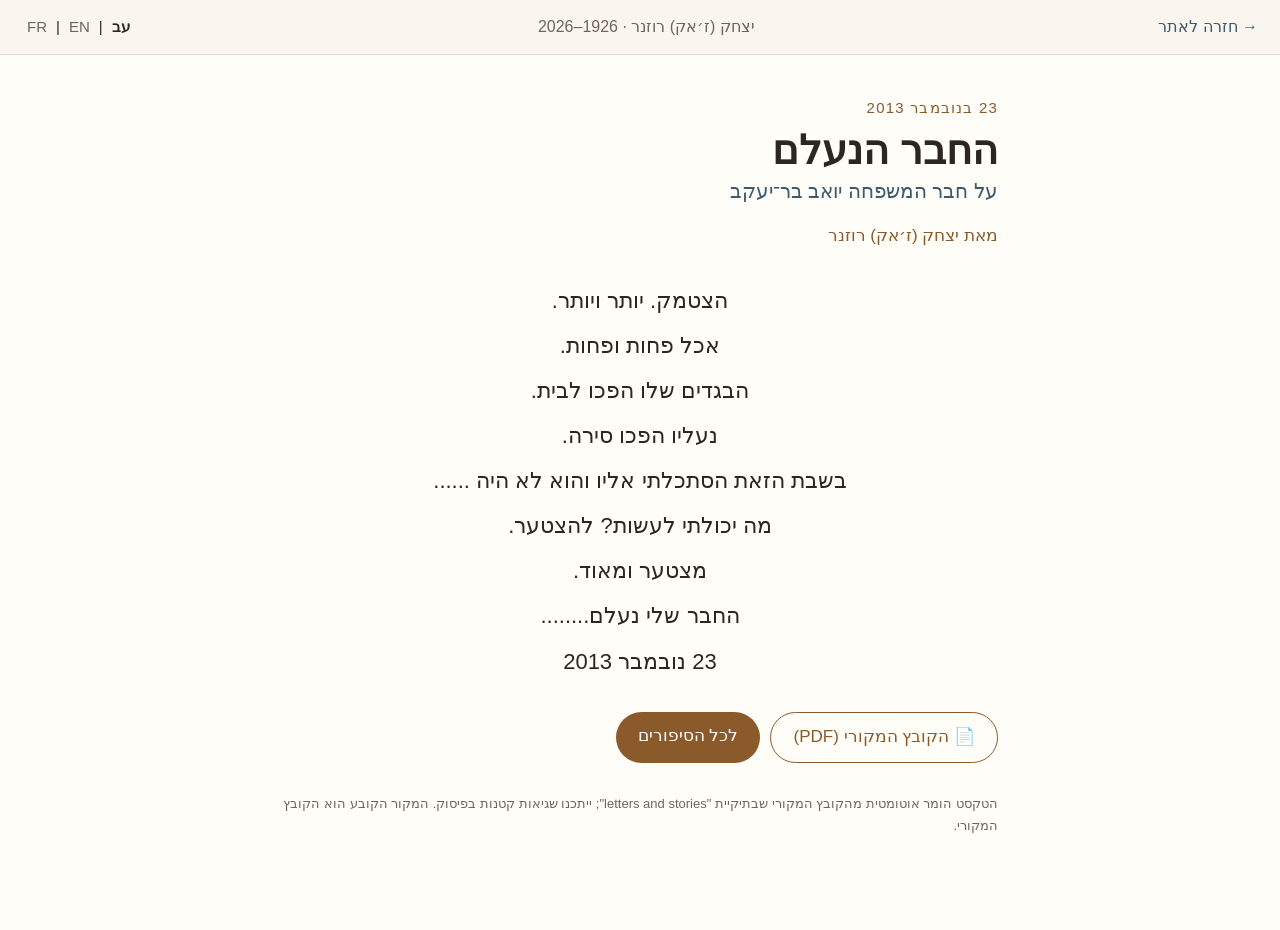
<file: stories/haver.html>
<!doctype html>
<html lang="he" dir="rtl">
<head><meta charset="utf-8"><meta name="viewport" content="width=device-width,initial-scale=1">
<meta name="robots" content="noindex">
<title>החבר הנעלם · יצחק רוזנר 100</title>
<link rel="stylesheet" href="../css/style.css"></head>
<body class="story-page">
<header class="topbar"><a href="../index.html#stories" class="back" data-i18n="ui.back">→ חזרה לאתר</a><span class="brand" data-i18n="ui.brand">יצחק (ז׳אק) רוזנר · 1926–2026</span>
  <div class="lang-switch" role="navigation" aria-label="Language">
    <button type="button" data-set-lang="he" lang="he">עב</button>
    <span aria-hidden="true">|</span>
    <button type="button" data-set-lang="en" lang="en">EN</button>
    <span aria-hidden="true">|</span>
    <button type="button" data-set-lang="fr" lang="fr">FR</button>
  </div>
</header>
<main class="story-wrap">
<p class="eyebrow">23 בנובמבר 2013</p>
<h1>החבר הנעלם</h1>
<p class="subtitle" data-i18n="story.haver.subtitle">על חבר המשפחה יואב בר־יעקב</p>
<aside class="i18n-summary" data-summary-for="haver" data-orig-lang="he" hidden></aside>
<p class="byline" data-i18n="story.haver.author">מאת יצחק (ז׳אק) רוזנר</p>
<article class="story-text poem" lang="he" dir="rtl"><p>הצטמק. יותר ויותר.</p><p>אכל פחות ופחות.</p><p>הבגדים שלו הפכו לבית.</p><p>נעליו הפכו סירה.</p><p>בשבת הזאת הסתכלתי אליו והוא לא היה ......</p><p>מה יכולתי לעשות? להצטער.</p><p>מצטער ומאוד.</p><p>החבר שלי נעלם........</p><p>23 נובמבר 2013</p></article>
<p class="actions"><a class="btn ghost" href="pdf/haver.pdf" target="_blank" data-i18n="story.pdf">📄 הקובץ המקורי (PDF)</a> <a class="btn" href="../index.html#stories" data-i18n="story.all">לכל הסיפורים</a></p>
<p class="fine" data-i18n="story.fine">הטקסט הומר אוטומטית מהקובץ המקורי שבתיקיית "letters and stories"; ייתכנו שגיאות קטנות בפיסוק. המקור הקובע הוא הקובץ המקורי.</p>
</main>
<script src="../js/i18n.js"></script>
</body></html>
</file>
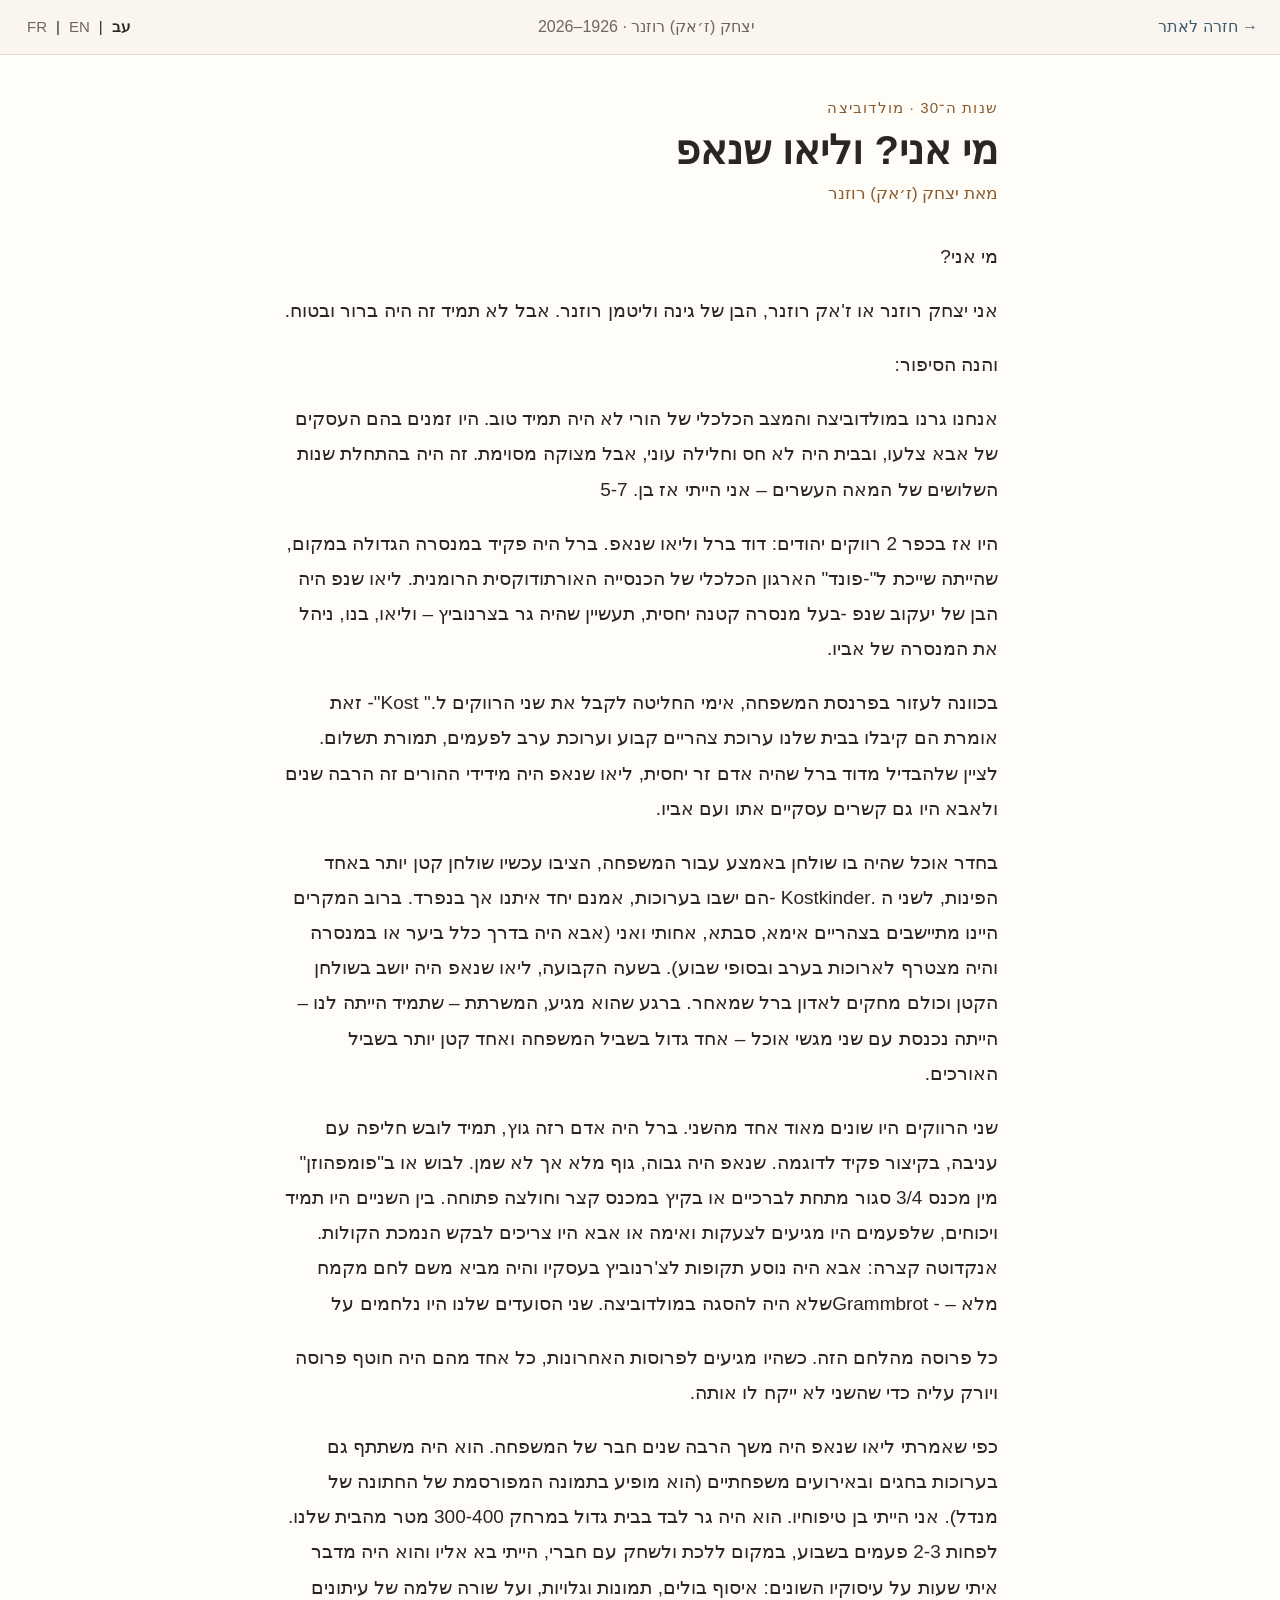
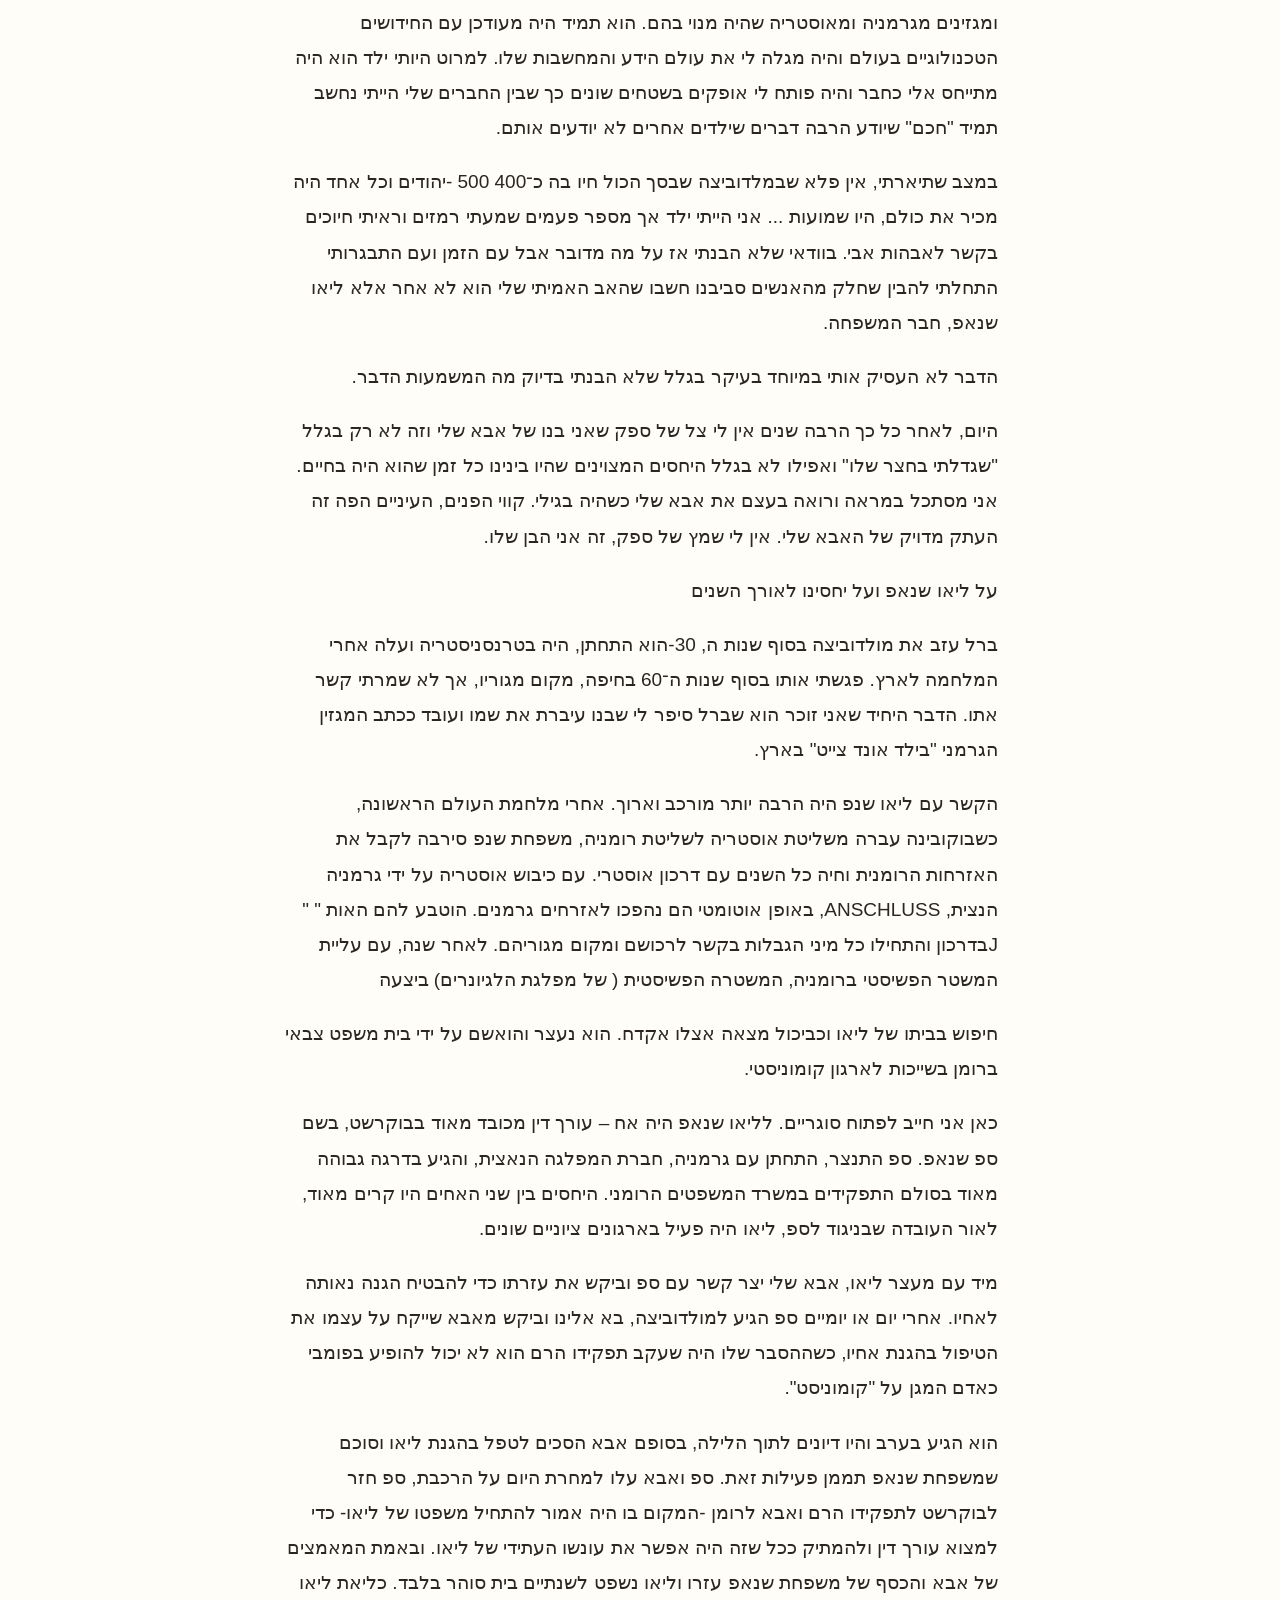
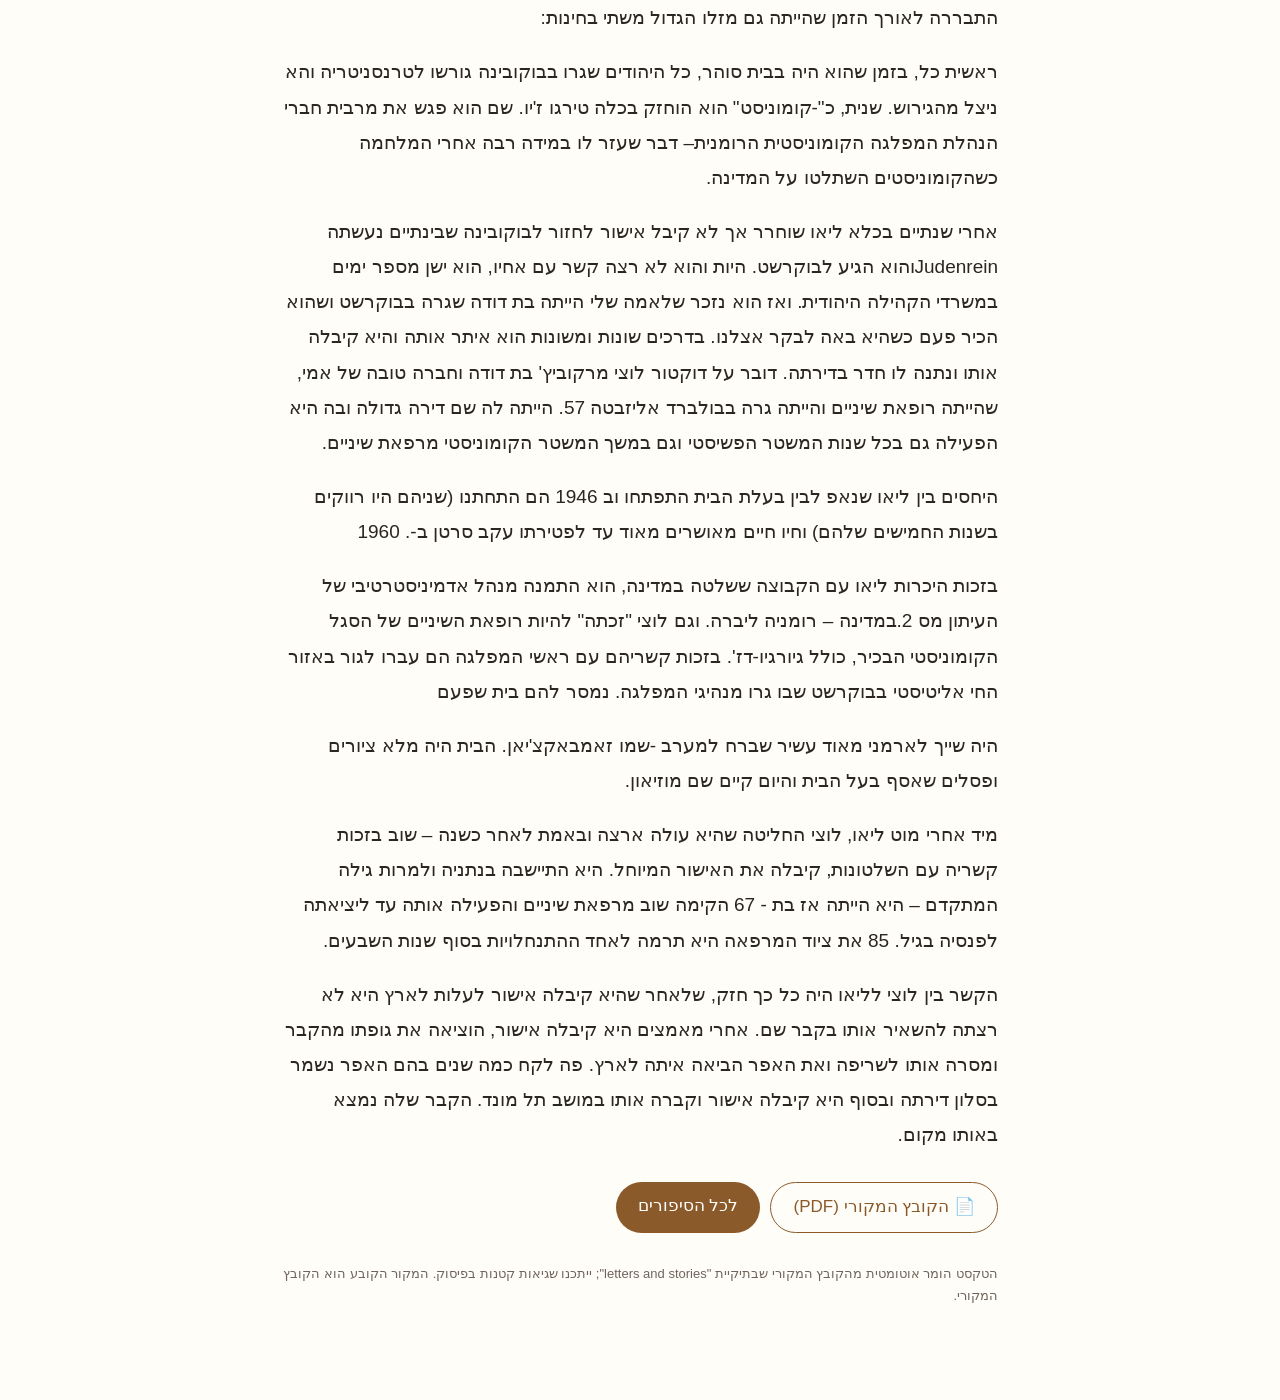
<file: stories/leo.html>
<!doctype html>
<html lang="he" dir="rtl">
<head><meta charset="utf-8"><meta name="viewport" content="width=device-width,initial-scale=1">
<meta name="robots" content="noindex">
<title>מי אני? וליאו שנאפ · יצחק רוזנר 100</title>
<link rel="stylesheet" href="../css/style.css"></head>
<body class="story-page">
<header class="topbar"><a href="../index.html#stories" class="back" data-i18n="ui.back">→ חזרה לאתר</a><span class="brand" data-i18n="ui.brand">יצחק (ז׳אק) רוזנר · 1926–2026</span>
  <div class="lang-switch" role="navigation" aria-label="Language">
    <button type="button" data-set-lang="he" lang="he">עב</button>
    <span aria-hidden="true">|</span>
    <button type="button" data-set-lang="en" lang="en">EN</button>
    <span aria-hidden="true">|</span>
    <button type="button" data-set-lang="fr" lang="fr">FR</button>
  </div>
</header>
<main class="story-wrap">
<p class="eyebrow">שנות ה־30 · מולדוביצה</p>
<h1>מי אני? וליאו שנאפ</h1>
<aside class="i18n-summary" data-summary-for="leo" data-orig-lang="he" hidden></aside>
<p class="byline" data-i18n="story.leo.author">מאת יצחק (ז׳אק) רוזנר</p>
<article class="story-text " lang="he" dir="rtl"><p>מי אני?</p><p>אני יצחק רוזנר או ז&#x27;אק רוזנר, הבן של גינה וליטמן רוזנר. אבל לא תמיד זה היה ברור ובטוח.</p><p>והנה הסיפור:</p><p>אנחנו גרנו במולדוביצה והמצב הכלכלי של הורי לא היה תמיד טוב. היו זמנים בהם העסקים של אבא צלעו, ובבית היה לא חס וחלילה עוני, אבל מצוקה מסוימת. זה היה בהתחלת שנות השלושים של המאה העשרים – אני הייתי אז בן. 5-7</p><p>היו אז בכפר 2 רווקים יהודים: דוד ברל וליאו שנאפ. ברל היה פקיד במנסרה הגדולה במקום, שהייתה שייכת ל&quot;-פונד&quot; הארגון הכלכלי של הכנסייה האורתודוקסית הרומנית. ליאו שנפ היה הבן של יעקוב שנפ -בעל מנסרה קטנה יחסית, תעשיין שהיה גר בצרנוביץ – וליאו, בנו, ניהל את המנסרה של אביו.</p><p>בכוונה לעזור בפרנסת המשפחה, אימי החליטה לקבל את שני הרווקים ל.&quot; Kost&quot;- זאת אומרת הם קיבלו בבית שלנו ערוכת צהריים קבוע וערוכת ערב לפעמים, תמורת תשלום. לציין שלהבדיל מדוד ברל שהיה אדם זר יחסית, ליאו שנאפ היה מידידי ההורים זה הרבה שנים ולאבא היו גם קשרים עסקיים אתו ועם אביו.</p><p>בחדר אוכל שהיה בו שולחן באמצע עבור המשפחה, הציבו עכשיו שולחן קטן יותר באחד הפינות, לשני ה .Kostkinder -הם ישבו בערוכות, אמנם יחד איתנו אך בנפרד. ברוב המקרים היינו מתיישבים בצהריים אימא, סבתא, אחותי ואני (אבא היה בדרך כלל ביער או במנסרה והיה מצטרף לארוכות בערב ובסופי שבוע). בשעה הקבועה, ליאו שנאפ היה יושב בשולחן הקטן וכולם מחקים לאדון ברל שמאחר. ברגע שהוא מגיע, המשרתת – שתמיד הייתה לנו – הייתה נכנסת עם שני מגשי אוכל – אחד גדול בשביל המשפחה ואחד קטן יותר בשביל האורכים.</p><p>שני הרווקים היו שונים מאוד אחד מהשני. ברל היה אדם רזה גוץ, תמיד לובש חליפה עם עניבה, בקיצור פקיד לדוגמה. שנאפ היה גבוה, גוף מלא אך לא שמן. לבוש או ב&quot;פומפהוזן&quot; מין מכנס 3/4 סגור מתחת לברכיים או בקיץ במכנס קצר וחולצה פתוחה. בין השניים היו תמיד ויכוחים, שלפעמים היו מגיעים לצעקות ואימה או אבא היו צריכים לבקש הנמכת הקולות. אנקדוטה קצרה: אבא היה נוסע תקופות לצ&#x27;רנוביץ בעסקיו והיה מביא משם לחם מקמח מלא – - Grammbrotשלא היה להסגה במולדוביצה. שני הסועדים שלנו היו נלחמים על</p><p>כל פרוסה מהלחם הזה. כשהיו מגיעים לפרוסות האחרונות, כל אחד מהם היה חוטף פרוסה ויורק עליה כדי שהשני לא ייקח לו אותה.</p><p>כפי שאמרתי ליאו שנאפ היה משך הרבה שנים חבר של המשפחה. הוא היה משתתף גם בערוכות בחגים ובאירועים משפחתיים (הוא מופיע בתמונה המפורסמת של החתונה של מנדל). אני הייתי בן טיפוחיו. הוא היה גר לבד בבית גדול במרחק 300-400 מטר מהבית שלנו. לפחות 2-3 פעמים בשבוע, במקום ללכת ולשחק עם חברי, הייתי בא אליו והוא היה מדבר איתי שעות על עיסוקיו השונים: איסוף בולים, תמונות וגלויות, ועל שורה שלמה של עיתונים ומגזינים מגרמניה ומאוסטריה שהיה מנוי בהם. הוא תמיד היה מעודכן עם החידושים הטכנולוגיים בעולם והיה מגלה לי את עולם הידע והמחשבות שלו. למרוט היותי ילד הוא היה מתייחס אלי כחבר והיה פותח לי אופקים בשטחים שונים כך שבין החברים שלי הייתי נחשב תמיד &quot;חכם&quot; שיודע הרבה דברים שילדים אחרים לא יודעים אותם.</p><p>במצב שתיארתי, אין פלא שבמלדוביצה שבסך הכול חיו בה כ־400 500 -יהודים וכל אחד היה מכיר את כולם, היו שמועות ... אני הייתי ילד אך מספר פעמים שמעתי רמזים וראיתי חיוכים בקשר לאבהות אבי. בוודאי שלא הבנתי אז על מה מדובר אבל עם הזמן ועם התבגרותי התחלתי להבין שחלק מהאנשים סביבנו חשבו שהאב האמיתי שלי הוא לא אחר אלא ליאו שנאפ, חבר המשפחה.</p><p>הדבר לא העסיק אותי במיוחד בעיקר בגלל שלא הבנתי בדיוק מה המשמעות הדבר.</p><p>היום, לאחר כל כך הרבה שנים אין לי צל של ספק שאני בנו של אבא שלי וזה לא רק בגלל &quot;שגדלתי בחצר שלו&quot; ואפילו לא בגלל היחסים המצוינים שהיו בינינו כל זמן שהוא היה בחיים. אני מסתכל במראה ורואה בעצם את אבא שלי כשהיה בגילי. קווי הפנים, העיניים הפה זה העתק מדויק של האבא שלי. אין לי שמץ של ספק, זה אני הבן שלו.</p><p>על ליאו שנאפ ועל יחסינו לאורך השנים</p><p>ברל עזב את מולדוביצה בסוף שנות ה, 30-הוא התחתן, היה בטרנסניסטריה ועלה אחרי המלחמה לארץ. פגשתי אותו בסוף שנות ה־60 בחיפה, מקום מגוריו, אך לא שמרתי קשר אתו. הדבר היחיד שאני זוכר הוא שברל סיפר לי שבנו עיברת את שמו ועובד ככתב המגזין הגרמני &quot;בילד אונד צייט&quot; בארץ.</p><p>הקשר עם ליאו שנפ היה הרבה יותר מורכב וארוך. אחרי מלחמת העולם הראשונה, כשבוקובינה עברה משליטת אוסטריה לשליטת רומניה, משפחת שנפ סירבה לקבל את האזרחות הרומנית וחיה כל השנים עם דרכון אוסטרי. עם כיבוש אוסטריה על ידי גרמניה הנצית, ANSCHLUSS, באופן אוטומטי הם נהפכו לאזרחים גרמנים. הוטבע להם האות &quot; &quot; Jבדרכון והתחילו כל מיני הגבלות בקשר לרכושם ומקום מגוריהם. לאחר שנה, עם עליית המשטר הפשיסטי ברומניה, המשטרה הפשיסטית ( של מפלגת הלגיונרים) ביצעה</p><p>חיפוש בביתו של ליאו וכביכול מצאה אצלו אקדח. הוא נעצר והואשם על ידי בית משפט צבאי ברומן בשייכות לארגון קומוניסטי.</p><p>כאן אני חייב לפתוח סוגריים. לליאו שנאפ היה אח – עורך דין מכובד מאוד בבוקרשט, בשם ספ שנאפ. ספ התנצר, התחתן עם גרמניה, חברת המפלגה הנאצית, והגיע בדרגה גבוהה מאוד בסולם התפקידים במשרד המשפטים הרומני. היחסים בין שני האחים היו קרים מאוד, לאור העובדה שבניגוד לספ, ליאו היה פעיל בארגונים ציוניים שונים.</p><p>מיד עם מעצר ליאו, אבא שלי יצר קשר עם ספ וביקש את עזרתו כדי להבטיח הגנה נאותה לאחיו. אחרי יום או יומיים ספ הגיע למולדוביצה, בא אלינו וביקש מאבא שייקח על עצמו את הטיפול בהגנת אחיו, כשההסבר שלו היה שעקב תפקידו הרם הוא לא יכול להופיע בפומבי כאדם המגן על &quot;קומוניסט&quot;.</p><p>הוא הגיע בערב והיו דיונים לתוך הלילה, בסופם אבא הסכים לטפל בהגנת ליאו וסוכם שמשפחת שנאפ תממן פעילות זאת. ספ ואבא עלו למחרת היום על הרכבת, ספ חזר לבוקרשט לתפקידו הרם ואבא לרומן -המקום בו היה אמור להתחיל משפטו של ליאו- כדי למצוא עורך דין ולהמתיק ככל שזה היה אפשר את עונשו העתידי של ליאו. ובאמת המאמצים של אבא והכסף של משפחת שנאפ עזרו וליאו נשפט לשנתיים בית סוהר בלבד. כליאת ליאו התבררה לאורך הזמן שהייתה גם מזלו הגדול משתי בחינות:</p><p>ראשית כל, בזמן שהוא היה בבית סוהר, כל היהודים שגרו בבוקובינה גורשו לטרנסניטריה והא ניצל מהגירוש. שנית, כ&quot;-קומוניסט&quot; הוא הוחזק בכלה טירגו ז&#x27;יו. שם הוא פגש את מרבית חברי הנהלת המפלגה הקומוניסטית הרומנית– דבר שעזר לו במידה רבה אחרי המלחמה כשהקומוניסטים השתלטו על המדינה.</p><p>אחרי שנתיים בכלא ליאו שוחרר אך לא קיבל אישור לחזור לבוקובינה שבינתיים נעשתה Judenreinוהוא הגיע לבוקרשט. היות והוא לא רצה קשר עם אחיו, הוא ישן מספר ימים במשרדי הקהילה היהודית. ואז הוא נזכר שלאמה שלי הייתה בת דודה שגרה בבוקרשט ושהוא הכיר פעם כשהיא באה לבקר אצלנו. בדרכים שונות ומשונות הוא איתר אותה והיא קיבלה אותו ונתנה לו חדר בדירתה. דובר על דוקטור לוצי מרקוביץ&#x27; בת דודה וחברה טובה של אמי, שהייתה רופאת שיניים והייתה גרה בבולברד אליזבטה 57. הייתה לה שם דירה גדולה ובה היא הפעילה גם בכל שנות המשטר הפשיסטי וגם במשך המשטר הקומוניסטי מרפאת שיניים.</p><p>היחסים בין ליאו שנאפ לבין בעלת הבית התפתחו וב 1946 הם התחתנו (שניהם היו רווקים בשנות החמישים שלהם) וחיו חיים מאושרים מאוד עד לפטירתו עקב סרטן ב-. 1960</p><p>בזכות היכרות ליאו עם הקבוצה ששלטה במדינה, הוא התמנה מנהל אדמיניסטרטיבי של העיתון מס 2.במדינה – רומניה ליברה. וגם לוצי &quot;זכתה&quot; להיות רופאת השיניים של הסגל הקומוניסטי הבכיר, כולל גיורגיו-דז&#x27;. בזכות קשריהם עם ראשי המפלגה הם עברו לגור באזור החי אליטיסטי בבוקרשט שבו גרו מנהיגי המפלגה. נמסר להם בית שפעם</p><p>היה שייך לארמני מאוד עשיר שברח למערב -שמו זאמבאקצ&#x27;יאן. הבית היה מלא ציורים ופסלים שאסף בעל הבית והיום קיים שם מוזיאון.</p><p>מיד אחרי מוט ליאו, לוצי החליטה שהיא עולה ארצה ובאמת לאחר כשנה – שוב בזכות קשריה עם השלטונות, קיבלה את האישור המיוחל. היא התיישבה בנתניה ולמרות גילה המתקדם – היא הייתה אז בת - 67 הקימה שוב מרפאת שיניים והפעילה אותה עד ליציאתה לפנסיה בגיל. 85 את ציוד המרפאה היא תרמה לאחד ההתנחלויות בסוף שנות השבעים.</p><p>הקשר בין לוצי לליאו היה כל כך חזק, שלאחר שהיא קיבלה אישור לעלות לארץ היא לא רצתה להשאיר אותו בקבר שם. אחרי מאמצים היא קיבלה אישור, הוציאה את גופתו מהקבר ומסרה אותו לשריפה ואת האפר הביאה איתה לארץ. פה לקח כמה שנים בהם האפר נשמר בסלון דירתה ובסוף היא קיבלה אישור וקברה אותו במושב תל מונד. הקבר שלה נמצא באותו מקום.</p></article>
<p class="actions"><a class="btn ghost" href="pdf/leo.pdf" target="_blank" data-i18n="story.pdf">📄 הקובץ המקורי (PDF)</a> <a class="btn" href="../index.html#stories" data-i18n="story.all">לכל הסיפורים</a></p>
<p class="fine" data-i18n="story.fine">הטקסט הומר אוטומטית מהקובץ המקורי שבתיקיית "letters and stories"; ייתכנו שגיאות קטנות בפיסוק. המקור הקובע הוא הקובץ המקורי.</p>
</main>
<script src="../js/i18n.js"></script>
</body></html>
</file>
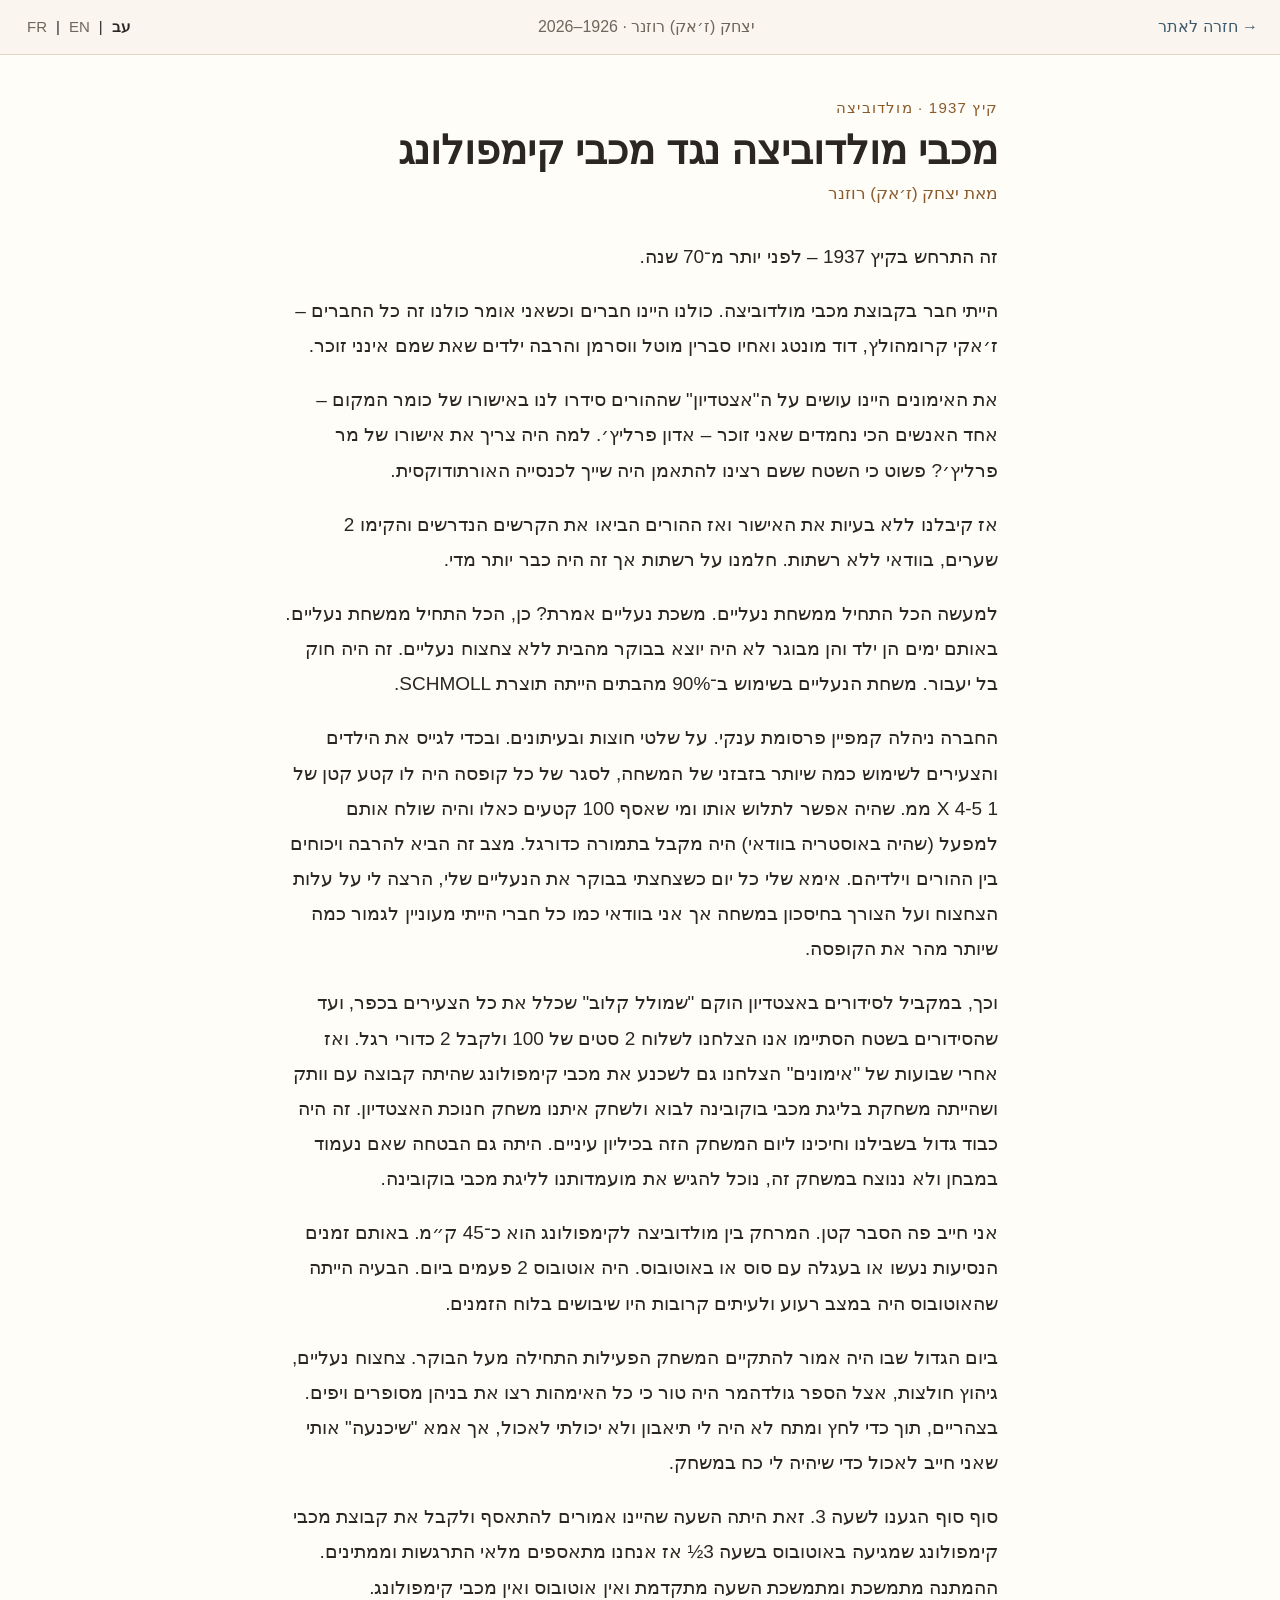
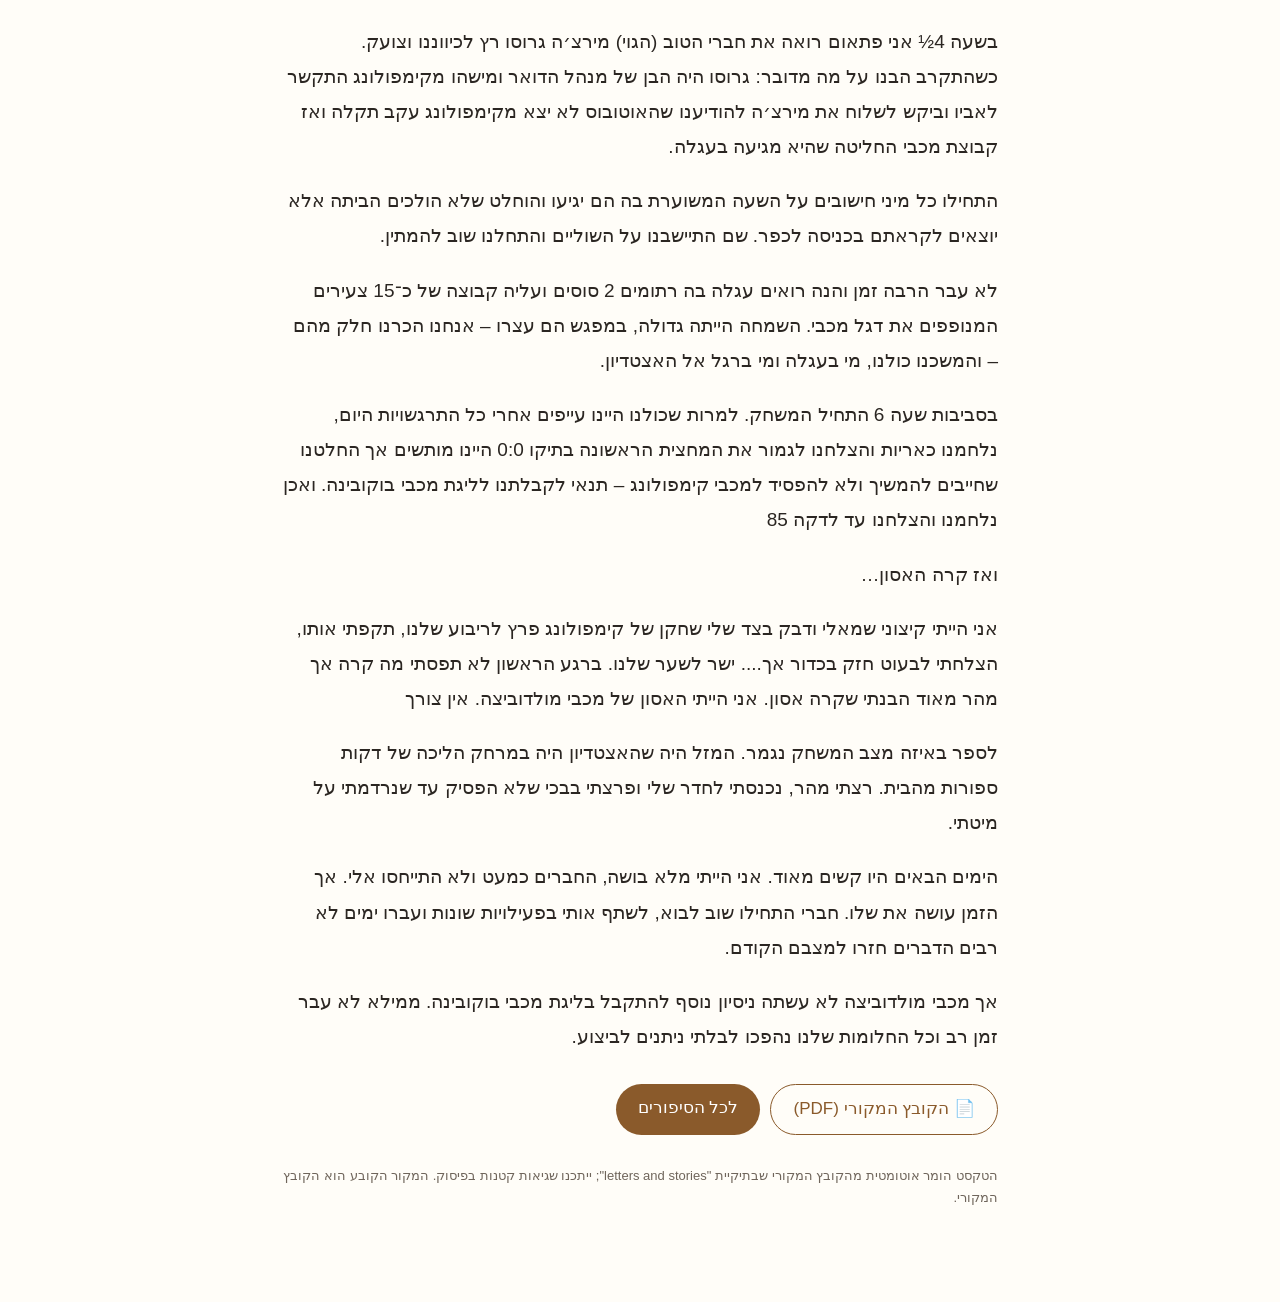
<file: stories/maccabi.html>
<!doctype html>
<html lang="he" dir="rtl">
<head><meta charset="utf-8"><meta name="viewport" content="width=device-width,initial-scale=1">
<meta name="robots" content="noindex">
<title>מכבי מולדוביצה נגד מכבי קימפולונג · יצחק רוזנר 100</title>
<link rel="stylesheet" href="../css/style.css"></head>
<body class="story-page">
<header class="topbar"><a href="../index.html#stories" class="back" data-i18n="ui.back">→ חזרה לאתר</a><span class="brand" data-i18n="ui.brand">יצחק (ז׳אק) רוזנר · 1926–2026</span>
  <div class="lang-switch" role="navigation" aria-label="Language">
    <button type="button" data-set-lang="he" lang="he">עב</button>
    <span aria-hidden="true">|</span>
    <button type="button" data-set-lang="en" lang="en">EN</button>
    <span aria-hidden="true">|</span>
    <button type="button" data-set-lang="fr" lang="fr">FR</button>
  </div>
</header>
<main class="story-wrap">
<p class="eyebrow">קיץ 1937 · מולדוביצה</p>
<h1>מכבי מולדוביצה נגד מכבי קימפולונג</h1>
<aside class="i18n-summary" data-summary-for="maccabi" data-orig-lang="he" hidden></aside>
<p class="byline" data-i18n="story.maccabi.author">מאת יצחק (ז׳אק) רוזנר</p>
<article class="story-text " lang="he" dir="rtl"><p>זה התרחש בקיץ 1937 – לפני יותר מ־70 שנה.</p><p>הייתי חבר בקבוצת מכבי מולדוביצה. כולנו היינו חברים וכשאני אומר כולנו זה כל החברים – ז׳אקי קרומהולץ, דוד מונטג ואחיו סברין מוטל ווסרמן והרבה ילדים שאת שמם אינני זוכר.</p><p>את האימונים היינו עושים על ה&quot;אצטדיון&quot; שההורים סידרו לנו באישורו של כומר המקום – אחד האנשים הכי נחמדים שאני זוכר – אדון פרליץ׳. למה היה צריך את אישורו של מר פרליץ׳? פשוט כי השטח ששם רצינו להתאמן היה שייך לכנסייה האורתודוקסית.</p><p>אז קיבלנו ללא בעיות את האישור ואז ההורים הביאו את הקרשים הנדרשים והקימו 2 שערים, בוודאי ללא רשתות. חלמנו על רשתות אך זה היה כבר יותר מדי.</p><p>למעשה הכל התחיל ממשחת נעליים. משכת נעליים אמרת? כן, הכל התחיל ממשחת נעליים. באותם ימים הן ילד והן מבוגר לא היה יוצא בבוקר מהבית ללא צחצוח נעליים. זה היה חוק בל יעבור. משחת הנעליים בשימוש ב־90% מהבתים הייתה תוצרת SCHMOLL.</p><p>החברה ניהלה קמפיין פרסומת ענקי. על שלטי חוצות ובעיתונים. ובכדי לגייס את הילדים והצעירים לשימוש כמה שיותר בזבזני של המשחה, לסגר של כל קופסה היה לו קטע קטן של 1 X 4-5 ממ. שהיה אפשר לתלוש אותו ומי שאסף 100 קטעים כאלו והיה שולח אותם למפעל (שהיה באוסטריה בוודאי) היה מקבל בתמורה כדורגל. מצב זה הביא להרבה ויכוחים בין ההורים וילדיהם. אימא שלי כל יום כשצחצתי בבוקר את הנעליים שלי, הרצה לי על עלות הצחצוח ועל הצורך בחיסכון במשחה אך אני בוודאי כמו כל חברי הייתי מעוניין לגמור כמה שיותר מהר את הקופסה.</p><p>וכך, במקביל לסידורים באצטדיון הוקם &quot;שמולל קלוב&quot; שכלל את כל הצעירים בכפר, ועד שהסידורים בשטח הסתיימו אנו הצלחנו לשלוח 2 סטים של 100 ולקבל 2 כדורי רגל. ואז אחרי שבועות של &quot;אימונים&quot; הצלחנו גם לשכנע את מכבי קימפולונג שהיתה קבוצה עם וותק ושהייתה משחקת בליגת מכבי בוקובינה לבוא ולשחק איתנו משחק חנוכת האצטדיון. זה היה כבוד גדול בשבילנו וחיכינו ליום המשחק הזה בכיליון עיניים. היתה גם הבטחה שאם נעמוד במבחן ולא ננוצח במשחק זה, נוכל להגיש את מועמדותנו לליגת מכבי בוקובינה.</p><p>אני חייב פה הסבר קטן. המרחק בין מולדוביצה לקימפולונג הוא כ־45 ק״מ. באותם זמנים הנסיעות נעשו או בעגלה עם סוס או באוטובוס. היה אוטובוס 2 פעמים ביום. הבעיה הייתה שהאוטובוס היה במצב רעוע ולעיתים קרובות היו שיבושים בלוח הזמנים.</p><p>ביום הגדול שבו היה אמור להתקיים המשחק הפעילות התחילה מעל הבוקר. צחצוח נעליים, גיהוץ חולצות, אצל הספר גולדהמר היה טור כי כל האימהות רצו את בניהן מסופרים ויפים. בצהריים, תוך כדי לחץ ומתח לא היה לי תיאבון ולא יכולתי לאכול, אך אמא &quot;שיכנעה&quot; אותי שאני חייב לאכול כדי שיהיה לי כח במשחק.</p><p>סוף סוף הגענו לשעה 3. זאת היתה השעה שהיינו אמורים להתאסף ולקבל את קבוצת מכבי קימפולונג שמגיעה באוטובוס בשעה 3½ אז אנחנו מתאספים מלאי התרגשות וממתינים. ההמתנה מתמשכת ומתמשכת השעה מתקדמת ואין אוטובוס ואין מכבי קימפולונג.</p><p>בשעה 4½ אני פתאום רואה את חברי הטוב (הגוי) מירצ׳ה גרוסו רץ לכיווננו וצועק. כשהתקרב הבנו על מה מדובר: גרוסו היה הבן של מנהל הדואר ומישהו מקימפולונג התקשר לאביו וביקש לשלוח את מירצ׳ה להודיענו שהאוטובוס לא יצא מקימפולונג עקב תקלה ואז קבוצת מכבי החליטה שהיא מגיעה בעגלה.</p><p>התחילו כל מיני חישובים על השעה המשוערת בה הם יגיעו והוחלט שלא הולכים הביתה אלא יוצאים לקראתם בכניסה לכפר. שם התיישבנו על השוליים והתחלנו שוב להמתין.</p><p>לא עבר הרבה זמן והנה רואים עגלה בה רתומים 2 סוסים ועליה קבוצה של כ־15 צעירים המנופפים את דגל מכבי. השמחה הייתה גדולה, במפגש הם עצרו – אנחנו הכרנו חלק מהם – והמשכנו כולנו, מי בעגלה ומי ברגל אל האצטדיון.</p><p>בסביבות שעה 6 התחיל המשחק. למרות שכולנו היינו עייפים אחרי כל התרגשויות היום, נלחמנו כאריות והצלחנו לגמור את המחצית הראשונה בתיקו 0:0 היינו מותשים אך החלטנו שחייבים להמשיך ולא להפסיד למכבי קימפולונג – תנאי לקבלתנו לליגת מכבי בוקובינה. ואכן נלחמנו והצלחנו עד לדקה 85</p><p>ואז קרה האסון…</p><p>אני הייתי קיצוני שמאלי ודבק בצד שלי שחקן של קימפולונג פרץ לריבוע שלנו, תקפתי אותו, הצלחתי לבעוט חזק בכדור אך.... ישר לשער שלנו. ברגע הראשון לא תפסתי מה קרה אך מהר מאוד הבנתי שקרה אסון. אני הייתי האסון של מכבי מולדוביצה. אין צורך</p><p>לספר באיזה מצב המשחק נגמר. המזל היה שהאצטדיון היה במרחק הליכה של דקות ספורות מהבית. רצתי מהר, נכנסתי לחדר שלי ופרצתי בבכי שלא הפסיק עד שנרדמתי על מיטתי.</p><p>הימים הבאים היו קשים מאוד. אני הייתי מלא בושה, החברים כמעט ולא התייחסו אלי. אך הזמן עושה את שלו. חברי התחילו שוב לבוא, לשתף אותי בפעילויות שונות ועברו ימים לא רבים הדברים חזרו למצבם הקודם.</p><p>אך מכבי מולדוביצה לא עשתה ניסיון נוסף להתקבל בליגת מכבי בוקובינה. ממילא לא עבר זמן רב וכל החלומות שלנו נהפכו לבלתי ניתנים לביצוע.</p></article>
<p class="actions"><a class="btn ghost" href="pdf/maccabi.pdf" target="_blank" data-i18n="story.pdf">📄 הקובץ המקורי (PDF)</a> <a class="btn" href="../index.html#stories" data-i18n="story.all">לכל הסיפורים</a></p>
<p class="fine" data-i18n="story.fine">הטקסט הומר אוטומטית מהקובץ המקורי שבתיקיית "letters and stories"; ייתכנו שגיאות קטנות בפיסוק. המקור הקובע הוא הקובץ המקורי.</p>
</main>
<script src="../js/i18n.js"></script>
</body></html>
</file>
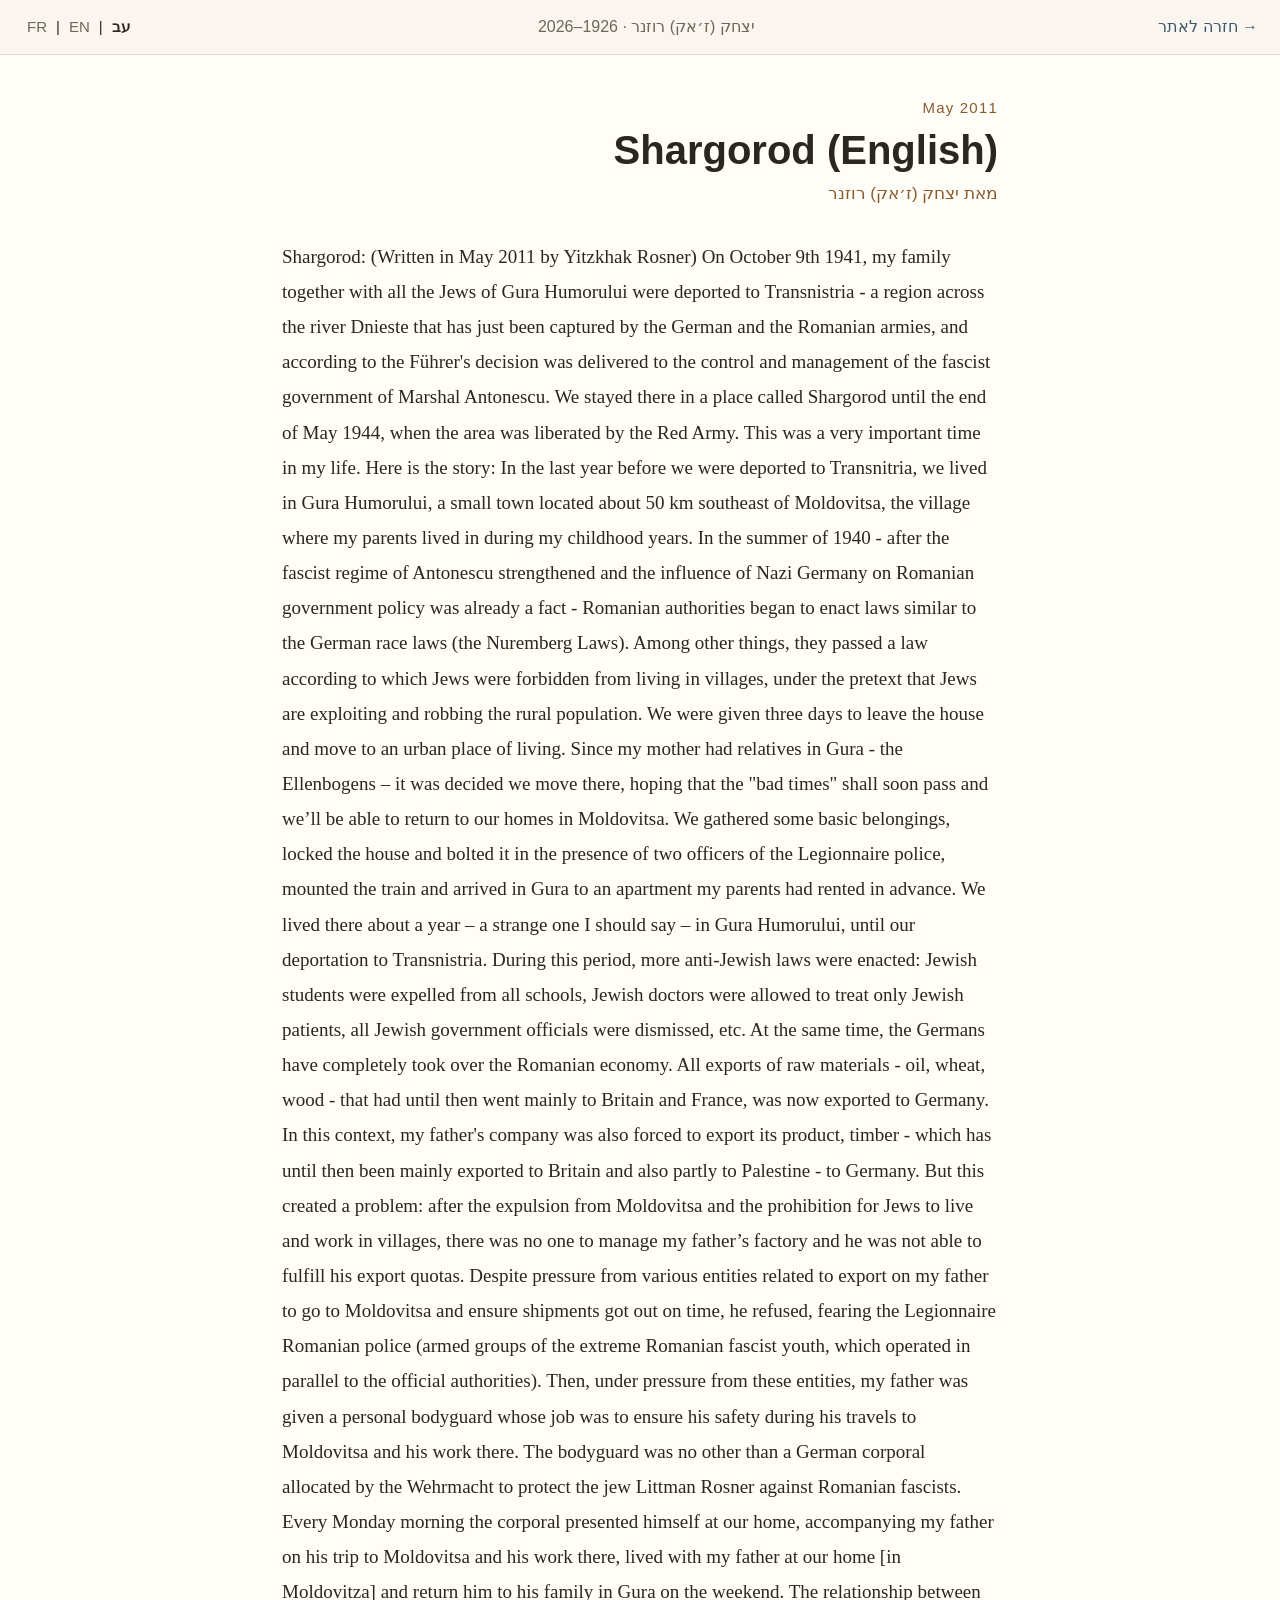
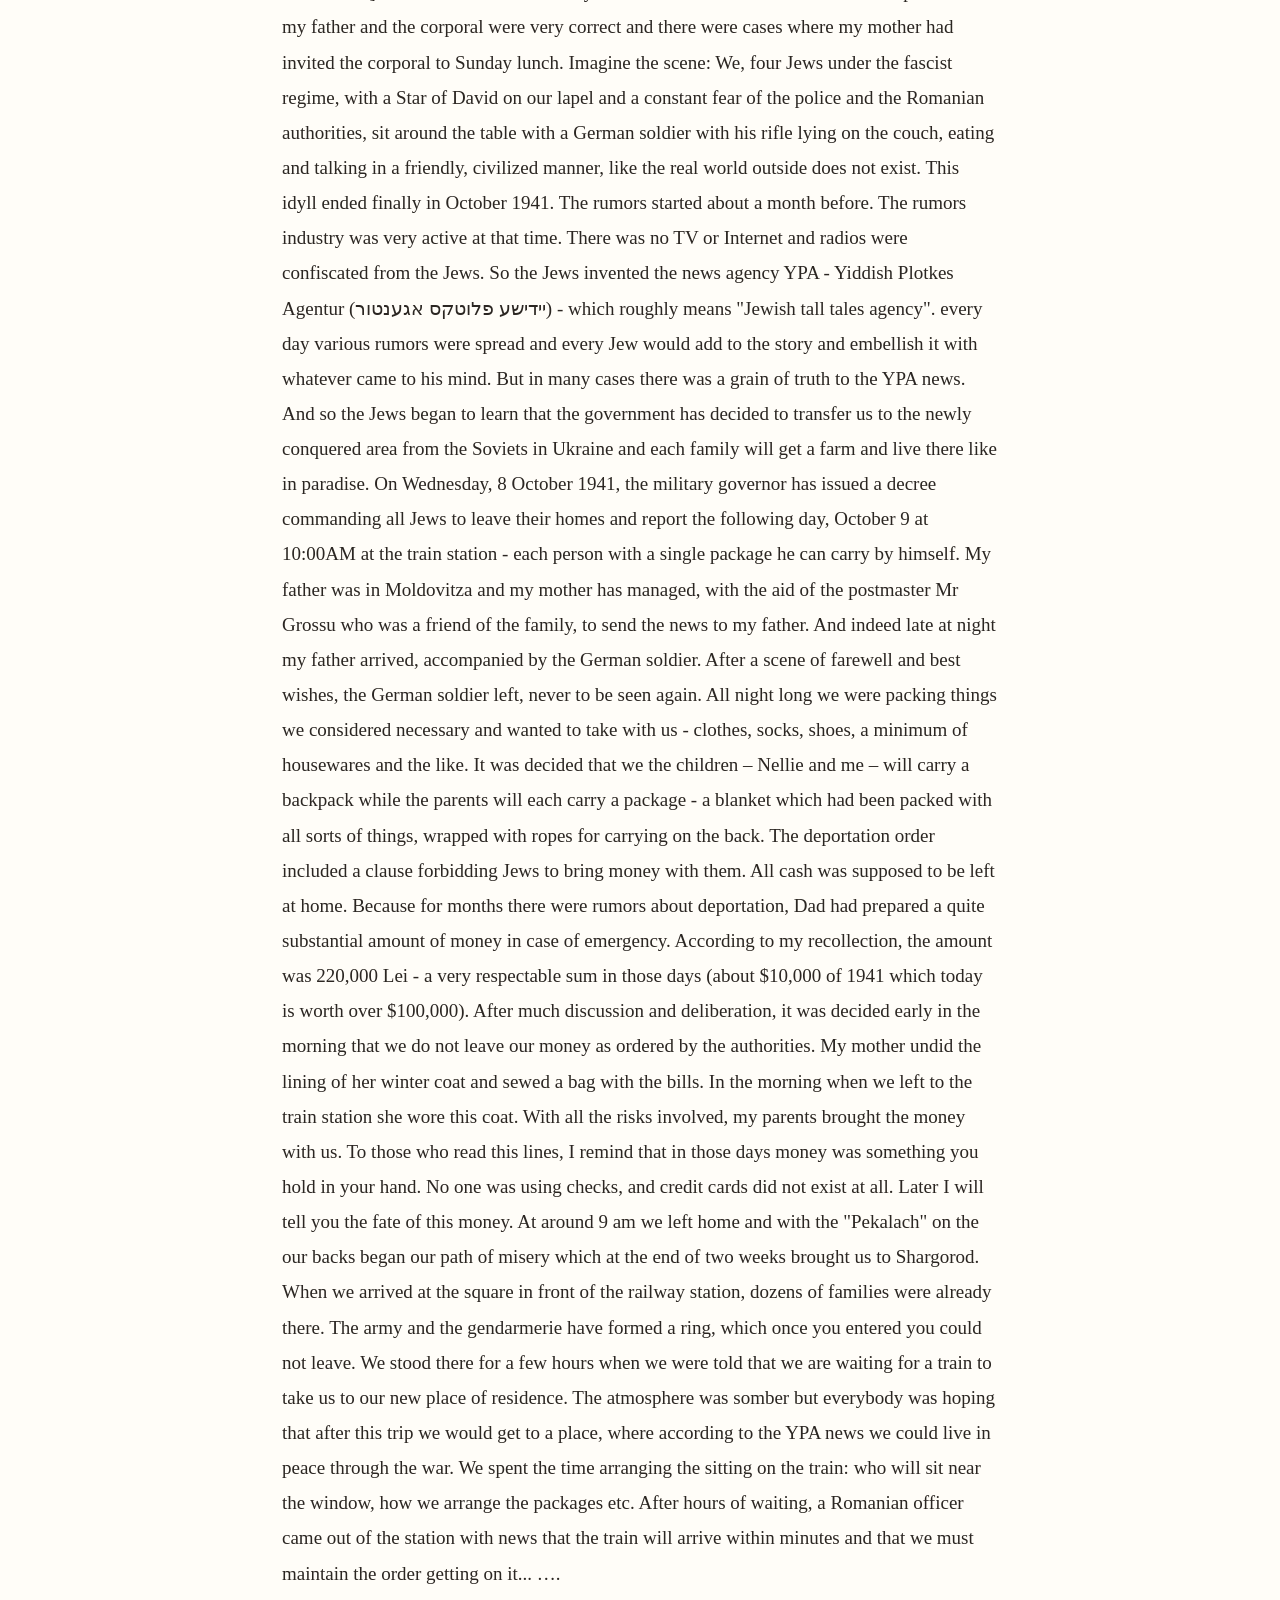
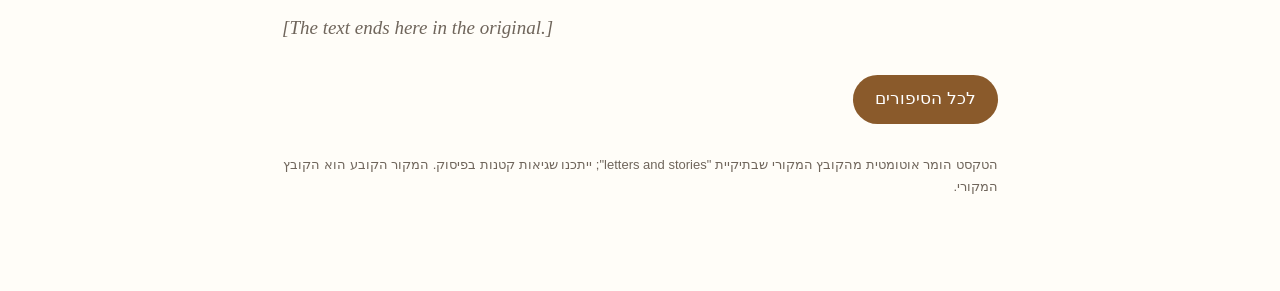
<file: stories/shargorod-en.html>
<!doctype html>
<html lang="he" dir="rtl">
<head><meta charset="utf-8"><meta name="viewport" content="width=device-width,initial-scale=1">
<meta name="robots" content="noindex">
<title>Shargorod (English) · יצחק רוזנר 100</title>
<link rel="stylesheet" href="../css/style.css"></head>
<body class="story-page">
<header class="topbar"><a href="../index.html#stories" class="back" data-i18n="ui.back">→ חזרה לאתר</a><span class="brand" data-i18n="ui.brand">יצחק (ז׳אק) רוזנר · 1926–2026</span>
  <div class="lang-switch" role="navigation" aria-label="Language">
    <button type="button" data-set-lang="he" lang="he">עב</button>
    <span aria-hidden="true">|</span>
    <button type="button" data-set-lang="en" lang="en">EN</button>
    <span aria-hidden="true">|</span>
    <button type="button" data-set-lang="fr" lang="fr">FR</button>
  </div>
</header>
<main class="story-wrap">
<p class="eyebrow">May 2011</p>
<h1>Shargorod (English)</h1>
<aside class="i18n-summary" data-summary-for="shargorod-en" data-orig-lang="en" hidden></aside>
<p class="byline" data-i18n="story.shargorod-en.author">מאת יצחק (ז׳אק) רוזנר</p>
<article class="story-text " lang="en" dir="ltr"><p>Shargorod: (Written in May 2011 by Yitzkhak Rosner) On October 9th 1941, my family together with all the Jews of Gura Humorului were deported to Transnistria - a region across the river Dnieste that has just been captured by the German and the Romanian armies, and according to the Führer&#x27;s decision was delivered to the control and management of the fascist government of Marshal Antonescu. We stayed there in a place called Shargorod until the end of May 1944, when the area was liberated by the Red Army. This was a very important time in my life. Here is the story: In the last year before we were deported to Transnitria, we lived in Gura Humorului, a small town located about 50 km southeast of Moldovitsa, the village where my parents lived in during my childhood years. In the summer of 1940 - after the fascist regime of Antonescu strengthened and the influence of Nazi Germany on Romanian government policy was already a fact - Romanian authorities began to enact laws similar to the German race laws (the Nuremberg Laws). Among other things, they passed a law according to which Jews were forbidden from living in villages, under the pretext that Jews are exploiting and robbing the rural population. We were given three days to leave the house and move to an urban place of living. Since my mother had relatives in Gura - the Ellenbogens – it was decided we move there, hoping that the &quot;bad times&quot; shall soon pass and we’ll be able to return to our homes in Moldovitsa. We gathered some basic belongings, locked the house and bolted it in the presence of two officers of the Legionnaire police, mounted the train and arrived in Gura to an apartment my parents had rented in advance. We lived there about a year – a strange one I should say – in Gura Humorului, until our deportation to Transnistria. During this period, more anti-Jewish laws were enacted: Jewish students were expelled from all schools, Jewish doctors were allowed to treat only Jewish patients, all Jewish government officials were dismissed, etc. At the same time, the Germans have completely took over the Romanian economy. All exports of raw materials - oil, wheat, wood - that had until then went mainly to Britain and France, was now exported to Germany. In this context, my father&#x27;s company was also forced to export its product, timber - which has until then been mainly exported to Britain and also partly to Palestine - to Germany. But this created a problem: after the expulsion from Moldovitsa and the prohibition for Jews to live and work in villages, there was no one to manage my father’s factory and he was not able to fulfill his export quotas. Despite pressure from various entities related to export on my father to go to Moldovitsa and ensure shipments got out on time, he refused, fearing the Legionnaire Romanian police (armed groups of the extreme Romanian fascist youth, which operated in parallel to the official authorities). Then, under pressure from these entities, my father was given a personal bodyguard whose job was to ensure his safety during his travels to Moldovitsa and his work there. The bodyguard was no other than a German corporal allocated by the Wehrmacht to protect the jew Littman Rosner against Romanian fascists. Every Monday morning the corporal presented himself at our home, accompanying my father on his trip to Moldovitsa and his work there, lived with my father at our home [in Moldovitza] and return him to his family in Gura on the weekend. The relationship between my father and the corporal were very correct and there were cases where my mother had invited the corporal to Sunday lunch. Imagine the scene: We, four Jews under the fascist regime, with a Star of David on our lapel and a constant fear of the police and the Romanian authorities, sit around the table with a German soldier with his rifle lying on the couch, eating and talking in a friendly, civilized manner, like the real world outside does not exist. This idyll ended finally in October 1941. The rumors started about a month before. The rumors industry was very active at that time. There was no TV or Internet and radios were confiscated from the Jews. So the Jews invented the news agency YPA - Yiddish Plotkes Agentur (יידישע פלוטקס אגענטור) - which roughly means &quot;Jewish tall tales agency&quot;. every day various rumors were spread and every Jew would add to the story and embellish it with whatever came to his mind. But in many cases there was a grain of truth to the YPA news. And so the Jews began to learn that the government has decided to transfer us to the newly conquered area from the Soviets in Ukraine and each family will get a farm and live there like in paradise. On Wednesday, 8 October 1941, the military governor has issued a decree commanding all Jews to leave their homes and report the following day, October 9 at 10:00AM at the train station - each person with a single package he can carry by himself. My father was in Moldovitza and my mother has managed, with the aid of the postmaster Mr Grossu who was a friend of the family, to send the news to my father. And indeed late at night my father arrived, accompanied by the German soldier. After a scene of farewell and best wishes, the German soldier left, never to be seen again. All night long we were packing things we considered necessary and wanted to take with us - clothes, socks, shoes, a minimum of housewares and the like. It was decided that we the children – Nellie and me – will carry a backpack while the parents will each carry a package - a blanket which had been packed with all sorts of things, wrapped with ropes for carrying on the back. The deportation order included a clause forbidding Jews to bring money with them. All cash was supposed to be left at home. Because for months there were rumors about deportation, Dad had prepared a quite substantial amount of money in case of emergency. According to my recollection, the amount was 220,000 Lei - a very respectable sum in those days (about $10,000 of 1941 which today is worth over $100,000). After much discussion and deliberation, it was decided early in the morning that we do not leave our money as ordered by the authorities. My mother undid the lining of her winter coat and sewed a bag with the bills. In the morning when we left to the train station she wore this coat. With all the risks involved, my parents brought the money with us. To those who read this lines, I remind that in those days money was something you hold in your hand. No one was using checks, and credit cards did not exist at all. Later I will tell you the fate of this money. At around 9 am we left home and with the &quot;Pekalach&quot; on the our backs began our path of misery which at the end of two weeks brought us to Shargorod. When we arrived at the square in front of the railway station, dozens of families were already there. The army and the gendarmerie have formed a ring, which once you entered you could not leave. We stood there for a few hours when we were told that we are waiting for a train to take us to our new place of residence. The atmosphere was somber but everybody was hoping that after this trip we would get to a place, where according to the YPA news we could live in peace through the war. We spent the time arranging the sitting on the train: who will sit near the window, how we arrange the packages etc. After hours of waiting, a Romanian officer came out of the station with news that the train will arrive within minutes and that we must maintain the order getting on it... ….</p><p class="cut">[The text ends here in the original.]</p></article>
<p class="actions"> <a class="btn" href="../index.html#stories" data-i18n="story.all">לכל הסיפורים</a></p>
<p class="fine" data-i18n="story.fine">הטקסט הומר אוטומטית מהקובץ המקורי שבתיקיית "letters and stories"; ייתכנו שגיאות קטנות בפיסוק. המקור הקובע הוא הקובץ המקורי.</p>
</main>
<script src="../js/i18n.js"></script>
</body></html>
</file>
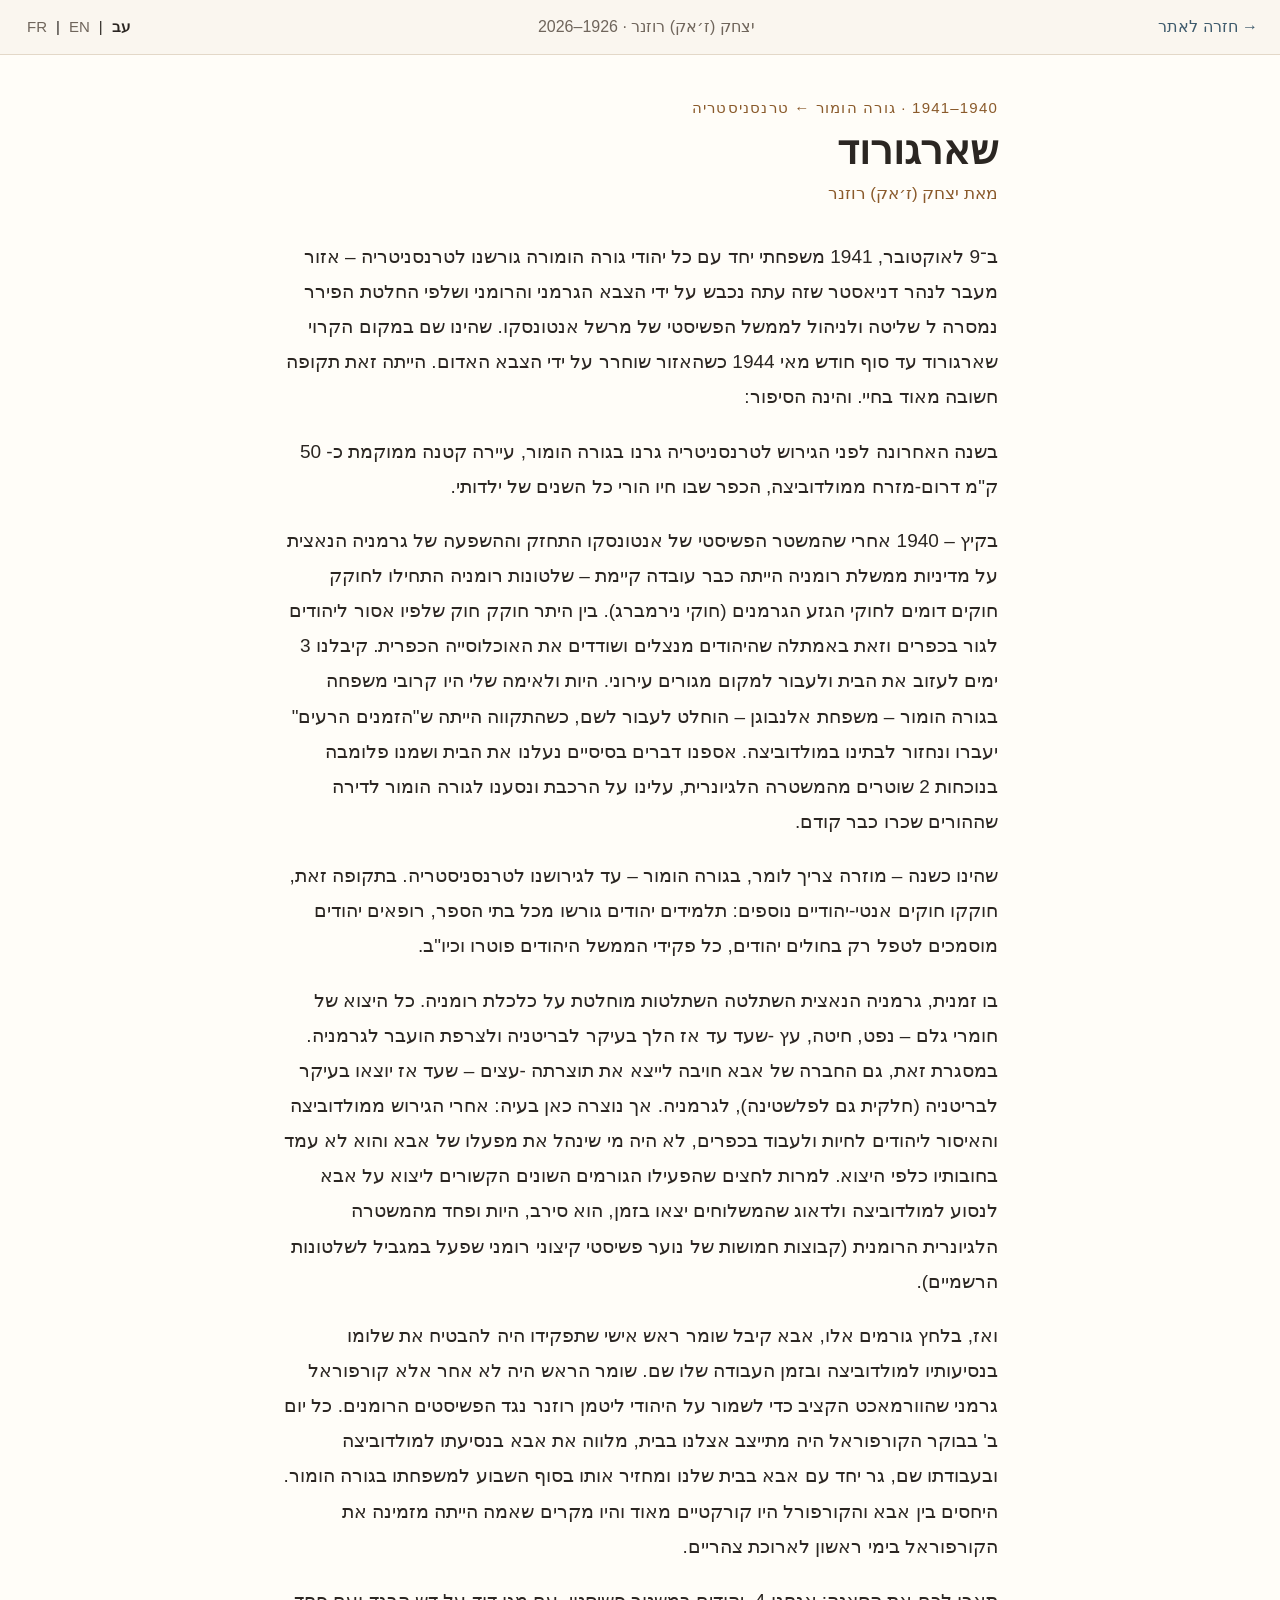
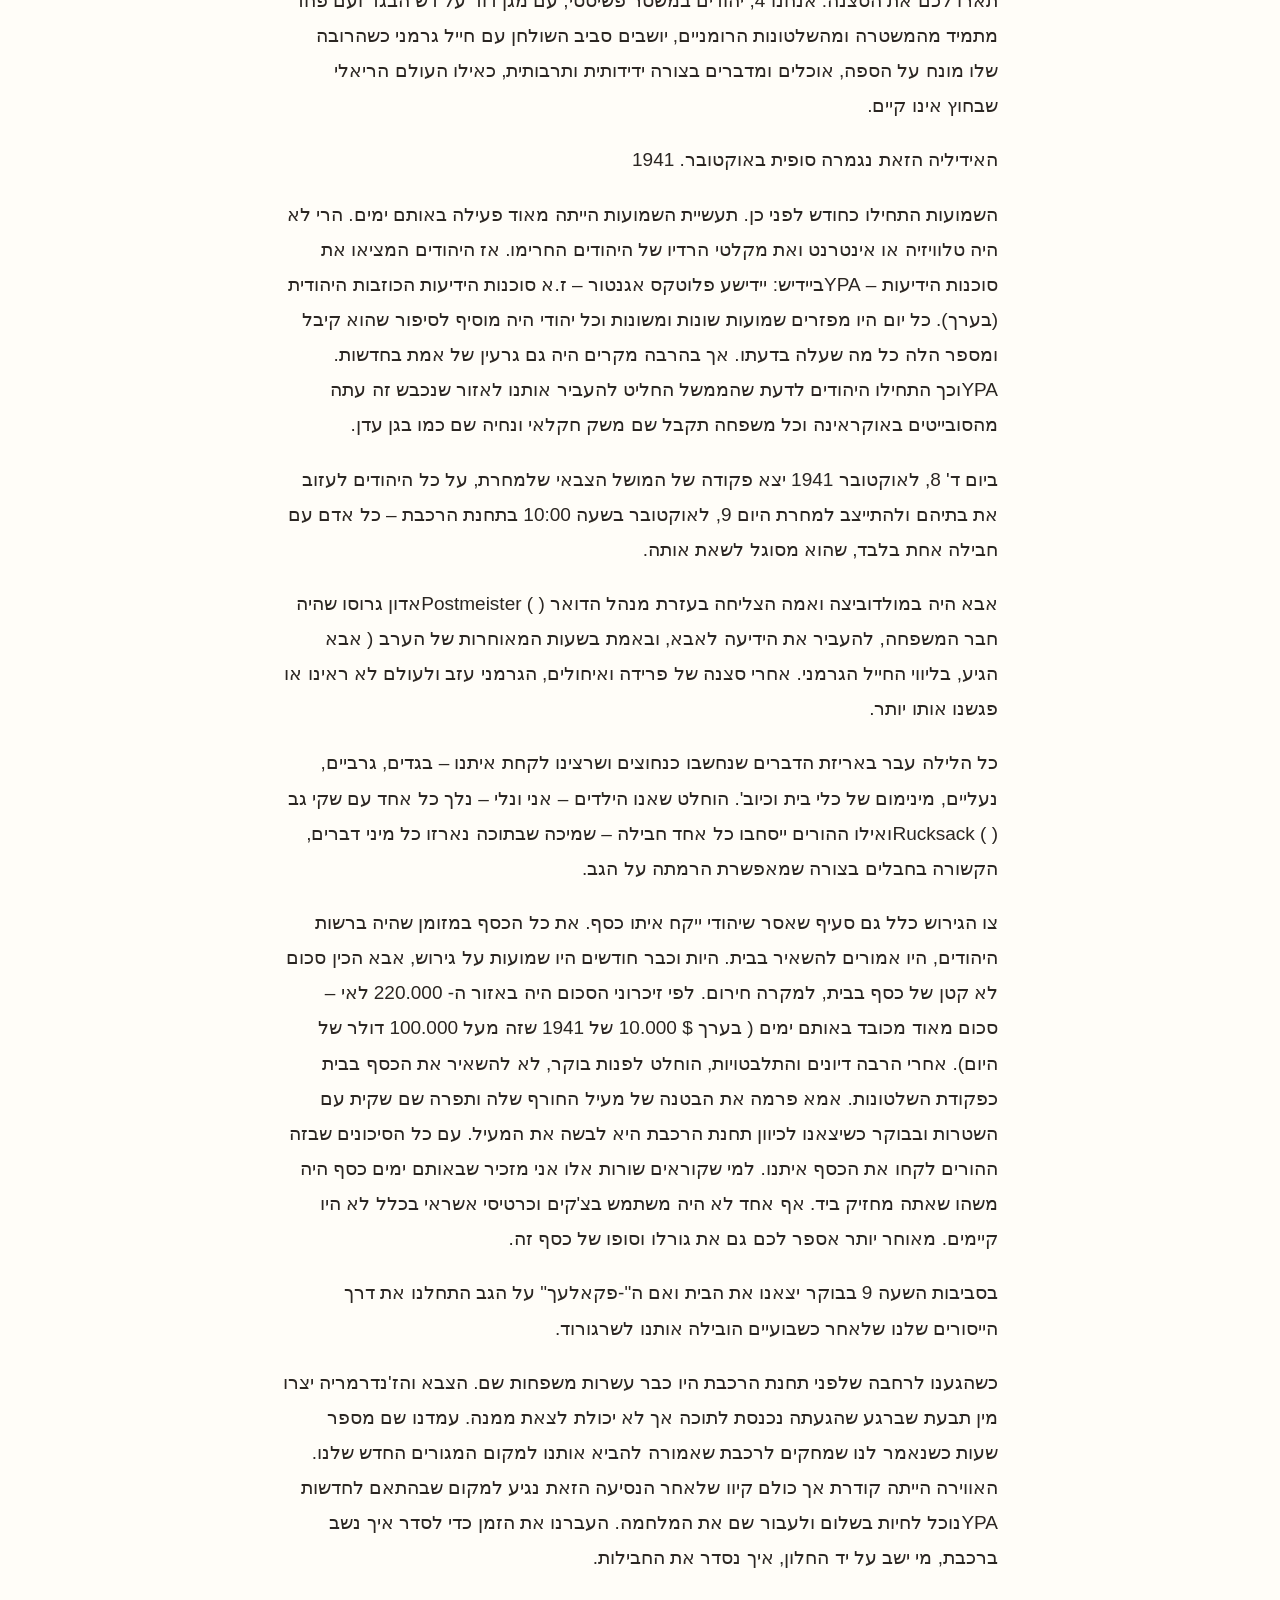
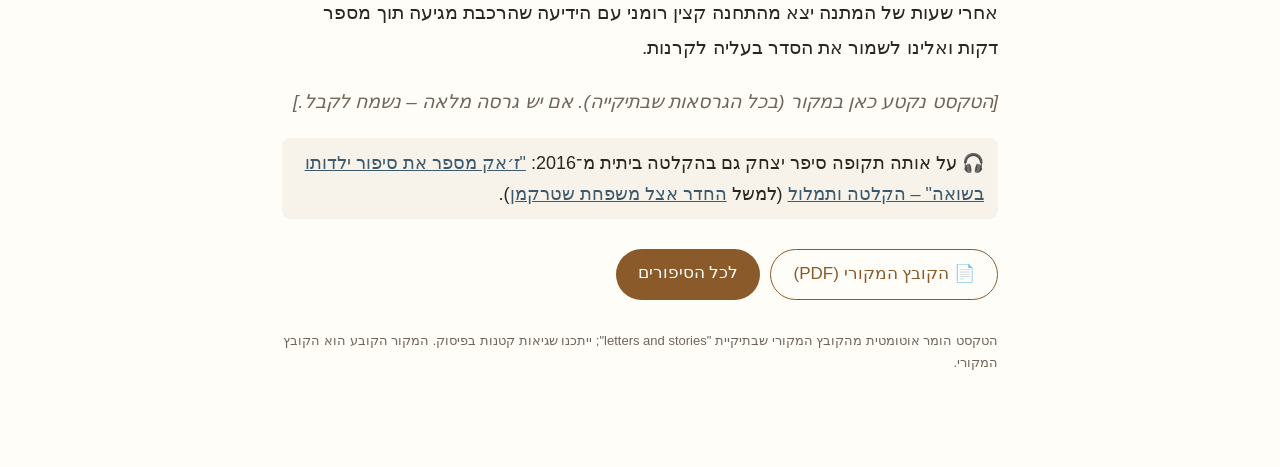
<file: stories/shargorod.html>
<!doctype html>
<html lang="he" dir="rtl">
<head><meta charset="utf-8"><meta name="viewport" content="width=device-width,initial-scale=1">
<meta name="robots" content="noindex">
<title>שארגורוד · יצחק רוזנר 100</title>
<link rel="stylesheet" href="../css/style.css"></head>
<body class="story-page">
<header class="topbar"><a href="../index.html#stories" class="back" data-i18n="ui.back">→ חזרה לאתר</a><span class="brand" data-i18n="ui.brand">יצחק (ז׳אק) רוזנר · 1926–2026</span>
  <div class="lang-switch" role="navigation" aria-label="Language">
    <button type="button" data-set-lang="he" lang="he">עב</button>
    <span aria-hidden="true">|</span>
    <button type="button" data-set-lang="en" lang="en">EN</button>
    <span aria-hidden="true">|</span>
    <button type="button" data-set-lang="fr" lang="fr">FR</button>
  </div>
</header>
<main class="story-wrap">
<p class="eyebrow">1940–1941 · גורה הומור ← טרנסניסטריה</p>
<h1>שארגורוד</h1>
<aside class="i18n-summary" data-summary-for="shargorod" data-orig-lang="he" hidden></aside>
<p class="byline" data-i18n="story.shargorod.author">מאת יצחק (ז׳אק) רוזנר</p>
<article class="story-text " lang="he" dir="rtl"><p>ב־9 לאוקטובר, 1941 משפחתי יחד עם כל יהודי גורה הומורה גורשנו לטרנסניטריה – אזור מעבר לנהר דניאסטר שזה עתה נכבש על ידי הצבא הגרמני והרומני ושלפי החלטת הפירר נמסרה ל שליטה ולניהול לממשל הפשיסטי של מרשל אנטונסקו. שהינו שם במקום הקרוי שארגורוד עד סוף חודש מאי 1944 כשהאזור שוחרר על ידי הצבא האדום. הייתה זאת תקופה חשובה מאוד בחיי. והינה הסיפור:</p><p>בשנה האחרונה לפני הגירוש לטרנסניטריה גרנו בגורה הומור, עיירה קטנה ממוקמת כ- 50 ק&quot;מ דרום-מזרח ממולדוביצה, הכפר שבו חיו הורי כל השנים של ילדותי.</p><p>בקיץ – 1940 אחרי שהמשטר הפשיסטי של אנטונסקו התחזק וההשפעה של גרמניה הנאצית על מדיניות ממשלת רומניה הייתה כבר עובדה קיימת – שלטונות רומניה התחילו לחוקק חוקים דומים לחוקי הגזע הגרמנים (חוקי נירמברג). בין היתר חוקק חוק שלפיו אסור ליהודים לגור בכפרים וזאת באמתלה שהיהודים מנצלים ושודדים את האוכלוסייה הכפרית. קיבלנו 3 ימים לעזוב את הבית ולעבור למקום מגורים עירוני. היות ולאימה שלי היו קרובי משפחה בגורה הומור – משפחת אלנבוגן – הוחלט לעבור לשם, כשהתקווה הייתה ש&quot;הזמנים הרעים&quot; יעברו ונחזור לבתינו במולדוביצה. אספנו דברים בסיסיים נעלנו את הבית ושמנו פלומבה בנוכחות 2 שוטרים מהמשטרה הלגיונרית, עלינו על הרכבת ונסענו לגורה הומור לדירה שההורים שכרו כבר קודם.</p><p>שהינו כשנה – מוזרה צריך לומר, בגורה הומור – עד לגירושנו לטרנסניסטריה. בתקופה זאת, חוקקו חוקים אנטי-יהודיים נוספים: תלמידים יהודים גורשו מכל בתי הספר, רופאים יהודים מוסמכים לטפל רק בחולים יהודים, כל פקידי הממשל היהודים פוטרו וכיו&quot;ב.</p><p>בו זמנית, גרמניה הנאצית השתלטה השתלטות מוחלטת על כלכלת רומניה. כל היצוא של חומרי גלם – נפט, חיטה, עץ -שעד עד אז הלך בעיקר לבריטניה ולצרפת הועבר לגרמניה. במסגרת זאת, גם החברה של אבא חויבה לייצא את תוצרתה -עצים – שעד אז יוצאו בעיקר לבריטניה (חלקית גם לפלשטינה), לגרמניה. אך נוצרה כאן בעיה: אחרי הגירוש ממולדוביצה והאיסור ליהודים לחיות ולעבוד בכפרים, לא היה מי שינהל את מפעלו של אבא והוא לא עמד בחובותיו כלפי היצוא. למרות לחצים שהפעילו הגורמים השונים הקשורים ליצוא על אבא לנסוע למולדוביצה ולדאוג שהמשלוחים יצאו בזמן, הוא סירב, היות ופחד מהמשטרה הלגיונרית הרומנית (קבוצות חמושות של נוער פשיסטי קיצוני רומני שפעל במגביל לשלטונות הרשמיים).</p><p>ואז, בלחץ גורמים אלו, אבא קיבל שומר ראש אישי שתפקידו היה להבטיח את שלומו בנסיעותיו למולדוביצה ובזמן העבודה שלו שם. שומר הראש היה לא אחר אלא קורפוראל גרמני שהוורמאכט הקציב כדי לשמור על היהודי ליטמן רוזנר נגד הפשיסטים הרומנים. כל יום ב&#x27; בבוקר הקורפוראל היה מתייצב אצלנו בבית, מלווה את אבא בנסיעתו למולדוביצה ובעבודתו שם, גר יחד עם אבא בבית שלנו ומחזיר אותו בסוף השבוע למשפחתו בגורה הומור. היחסים בין אבא והקורפורל היו קורקטיים מאוד והיו מקרים שאמה הייתה מזמינה את הקורפוראל בימי ראשון לארוכת צהריים.</p><p>תארו לכם את הסצנה: אנחנו 4, יהודים במשטר פשיסטי, עם מגן דוד על דש הבגד ועם פחד מתמיד מהמשטרה ומהשלטונות הרומניים, יושבים סביב השולחן עם חייל גרמני כשהרובה שלו מונח על הספה, אוכלים ומדברים בצורה ידידותית ותרבותית, כאילו העולם הריאלי שבחוץ אינו קיים.</p><p>האידיליה הזאת נגמרה סופית באוקטובר. 1941</p><p>השמועות התחילו כחודש לפני כן. תעשיית השמועות הייתה מאוד פעילה באותם ימים. הרי לא היה טלוויזיה או אינטרנט ואת מקלטי הרדיו של היהודים החרימו. אז היהודים המציאו את סוכנות הידיעות – YPAביידיש: יידישע פלוטקס אגנטור – ז.א סוכנות הידיעות הכוזבות היהודית (בערך). כל יום היו מפזרים שמועות שונות ומשונות וכל יהודי היה מוסיף לסיפור שהוא קיבל ומספר הלה כל מה שעלה בדעתו. אך בהרבה מקרים היה גם גרעין של אמת בחדשות. YPAוכך התחילו היהודים לדעת שהממשל החליט להעביר אותנו לאזור שנכבש זה עתה מהסובייטים באוקראינה וכל משפחה תקבל שם משק חקלאי ונחיה שם כמו בגן עדן.</p><p>ביום ד&#x27; 8, לאוקטובר 1941 יצא פקודה של המושל הצבאי שלמחרת, על כל היהודים לעזוב את בתיהם ולהתייצב למחרת היום 9, לאוקטובר בשעה 10:00 בתחנת הרכבת – כל אדם עם חבילה אחת בלבד, שהוא מסוגל לשאת אותה.</p><p>אבא היה במולדוביצה ואמה הצליחה בעזרת מנהל הדואר ( ) Postmeisterאדון גרוסו שהיה חבר המשפחה, להעביר את הידיעה לאבא, ובאמת בשעות המאוחרות של הערב ( אבא הגיע, בליווי החייל הגרמני. אחרי סצנה של פרידה ואיחולים, הגרמני עזב ולעולם לא ראינו או פגשנו אותו יותר.</p><p>כל הלילה עבר באריזת הדברים שנחשבו כנחוצים ושרצינו לקחת איתנו – בגדים, גרביים, נעליים, מינימום של כלי בית וכיוב&#x27;. הוחלט שאנו הילדים – אני ונלי – נלך כל אחד עם שקי גב ( ) Rucksackואילו ההורים ייסחבו כל אחד חבילה – שמיכה שבתוכה נארזו כל מיני דברים, הקשורה בחבלים בצורה שמאפשרת הרמתה על הגב.</p><p>צו הגירוש כלל גם סעיף שאסר שיהודי ייקח איתו כסף. את כל הכסף במזומן שהיה ברשות היהודים, היו אמורים להשאיר בבית. היות וכבר חודשים היו שמועות על גירוש, אבא הכין סכום לא קטן של כסף בבית, למקרה חירום. לפי זיכרוני הסכום היה באזור ה- 220.000 לאי – סכום מאוד מכובד באותם ימים ( בערך $ 10.000 של 1941 שזה מעל 100.000 דולר של היום). אחרי הרבה דיונים והתלבטויות, הוחלט לפנות בוקר, לא להשאיר את הכסף בבית כפקודת השלטונות. אמא פרמה את הבטנה של מעיל החורף שלה ותפרה שם שקית עם השטרות ובבוקר כשיצאנו לכיוון תחנת הרכבת היא לבשה את המעיל. עם כל הסיכונים שבזה ההורים לקחו את הכסף איתנו. למי שקוראים שורות אלו אני מזכיר שבאותם ימים כסף היה משהו שאתה מחזיק ביד. אף אחד לא היה משתמש בצ&#x27;קים וכרטיסי אשראי בכלל לא היו קיימים. מאוחר יותר אספר לכם גם את גורלו וסופו של כסף זה.</p><p>בסביבות השעה 9 בבוקר יצאנו את הבית ואם ה&quot;-פקאלעך&quot; על הגב התחלנו את דרך הייסורים שלנו שלאחר כשבועיים הובילה אותנו לשרגורוד.</p><p>כשהגענו לרחבה שלפני תחנת הרכבת היו כבר עשרות משפחות שם. הצבא והז&#x27;נדרמריה יצרו מין תבעת שברגע שהגעתה נכנסת לתוכה אך לא יכולת לצאת ממנה. עמדנו שם מספר שעות כשנאמר לנו שמחקים לרכבת שאמורה להביא אותנו למקום המגורים החדש שלנו. האווירה הייתה קודרת אך כולם קיוו שלאחר הנסיעה הזאת נגיע למקום שבהתאם לחדשות YPAנוכל לחיות בשלום ולעבור שם את המלחמה. העברנו את הזמן כדי לסדר איך נשב ברכבת, מי ישב על יד החלון, איך נסדר את החבילות.</p><p>אחרי שעות של המתנה יצא מהתחנה קצין רומני עם הידיעה שהרכבת מגיעה תוך מספר דקות ואלינו לשמור את הסדר בעליה לקרנות.</p><p class="cut">[הטקסט נקטע כאן במקור (בכל הגרסאות שבתיקייה). אם יש גרסה מלאה – נשמח לקבל.]</p></article>
<p class="note-box">🎧 על אותה תקופה סיפר יצחק גם בהקלטה ביתית מ־2016: <a href="../index.html#recording2016">"ז׳אק מספר את סיפור ילדותו בשואה" – הקלטה ותמלול</a> (למשל <a href="../index.html#rec-428">החדר אצל משפחת שטרקמן</a>).</p>
<p class="actions"><a class="btn ghost" href="pdf/shargorod.pdf" target="_blank" data-i18n="story.pdf">📄 הקובץ המקורי (PDF)</a> <a class="btn" href="../index.html#stories" data-i18n="story.all">לכל הסיפורים</a></p>
<p class="fine" data-i18n="story.fine">הטקסט הומר אוטומטית מהקובץ המקורי שבתיקיית "letters and stories"; ייתכנו שגיאות קטנות בפיסוק. המקור הקובע הוא הקובץ המקורי.</p>
</main>
<script src="../js/i18n.js"></script>
</body></html>
</file>
<file: css/style.css>
:root{--bg:#faf6ef;--paper:#fffdf8;--ink:#2b2622;--muted:#6f655b;--accent:#8a5a2b;--accent2:#3d5a6c;--line:#e3d8c8;--gold:#b8893f}
*{box-sizing:border-box}
html{scroll-behavior:smooth;scroll-padding-top:64px}
body{margin:0;background:var(--bg);color:var(--ink);font-family:Assistant,Arial,sans-serif;font-size:18px;line-height:1.7}
h1,h2,h3,h4,.sec-title,.nav-brand{font-family:inherit;font-weight:600}
a{color:var(--accent2)}
img{max-width:100%;display:block}
.draft-ribbon{position:fixed;bottom:12px;left:12px;z-index:60;background:#a33;color:#fff;font-size:13px;padding:4px 10px;border-radius:4px;opacity:.85}
.nav{position:sticky;top:0;z-index:50;background:rgba(250,246,239,.95);backdrop-filter:blur(6px);border-bottom:1px solid var(--line);display:flex;align-items:center;gap:18px;padding:8px 20px}
.nav-brand{font-size:20px;text-decoration:none;color:var(--ink);white-space:nowrap}
.nav-links{display:flex;gap:16px;flex-wrap:wrap}
.nav-links a{text-decoration:none;color:var(--muted);font-size:16px}
.nav-links a:hover{color:var(--accent)}
.nav-toggle{display:none;margin-inline-start:auto;background:none;border:0;font-size:24px}
.hero{background:linear-gradient(160deg,#efe3cf 0%,#f8f2e7 55%,#e6ddd0 100%);border-bottom:1px solid var(--line)}
.hero-inner{max-width:1100px;margin:0 auto;padding:64px 24px;display:flex;gap:56px;align-items:center}
.hero-photo{margin:0;flex:0 0 300px}
.hero-photo img{width:300px;height:380px;object-fit:cover;object-position:50% 25%;border-radius:160px 160px 12px 12px;box-shadow:0 18px 40px rgba(60,40,20,.25);border:6px solid #fff}
.subtitle{font-size:20px;color:var(--accent2);margin:0 0 14px}
.eyebrow{color:var(--accent);letter-spacing:.08em;font-size:15px;margin:0 0 6px}
.hero h1{font-size:clamp(38px,6vw,64px);margin:0;line-height:1.1}
.latin{font-size:22px;color:var(--muted);margin:6px 0 18px;direction:ltr;text-align:right}
.hundred{font-size:26px;margin:0 0 8px}
.hundred span{font-size:64px;color:var(--gold);vertical-align:middle;margin-inline-end:8px}
.dates{color:var(--muted);margin:0 0 22px}
.btn{display:inline-block;background:var(--accent);color:#fff;text-decoration:none;padding:10px 22px;border-radius:999px;border:0;font:inherit;font-size:17px;cursor:pointer}
.btn:hover{filter:brightness(1.08)}
.btn.ghost{background:transparent;color:var(--accent);border:1.5px solid var(--accent)}
.btn.big{font-size:20px;padding:14px 30px}
.section{max-width:1150px;margin:0 auto;padding:72px 24px}
.section.narrow{max-width:860px}
.section.alt{max-width:none;background:var(--paper);border-top:1px solid var(--line);border-bottom:1px solid var(--line)}
.section.alt>*{max-width:1150px;margin-left:auto;margin-right:auto}
.sec-title{font-size:38px;margin:0 0 8px;text-align:center}
.sec-title:after{content:"";display:block;width:60px;height:2px;background:var(--gold);margin:12px auto 0}
.sec-lead{text-align:center;color:var(--muted);max-width:720px;margin:0 auto 36px}
.bio p{margin:0 0 1.1em;text-align:justify}
.bio p:first-child:first-letter{font-size:3.2em;float:right;line-height:.9;margin:6px 0 0 10px;color:var(--accent)}
/* timeline */
.tl-filter{display:flex;flex-wrap:wrap;justify-content:center;gap:8px;margin-bottom:28px}
.tl-filter button{background:#fff;border:1px solid var(--line);border-radius:999px;padding:4px 14px;font:inherit;font-size:15px;cursor:pointer;color:var(--muted)}
.tl-filter button.on{background:var(--accent2);color:#fff;border-color:var(--accent2)}
.timeline{list-style:none;margin:0;padding:0;position:relative}
.timeline:before{content:"";position:absolute;top:0;bottom:0;right:50%;width:2px;background:var(--line);transform:translateX(1px)}
.ev{position:relative;width:50%;padding:0 0 34px 40px}
.ev:nth-child(even){margin-right:50%;padding:0 40px 34px 0}
.ev:before{content:"";position:absolute;top:22px;left:-8px;width:14px;height:14px;border-radius:50%;background:var(--gold);border:3px solid var(--bg);box-shadow:0 0 0 1px var(--gold)}
.ev:nth-child(even):before{left:auto;right:-8px}
.ev-card{background:#fff;border:1px solid var(--line);border-radius:12px;padding:18px 20px;box-shadow:0 2px 10px rgba(60,40,20,.05)}
.ev-date{font-weight:700;color:var(--accent);font-size:16px}
.ev h3{margin:2px 0 6px;font-size:22px;line-height:1.3}
.ev p{margin:0 0 8px;font-size:17px}
.ev .note{background:#fff6e0;border-right:3px solid var(--gold);padding:6px 10px;font-size:15px;color:#6b5320;border-radius:4px}
.srcs{display:flex;flex-wrap:wrap;gap:10px;margin-top:10px}
.src-img{width:96px;cursor:pointer;border:0;padding:0;background:none;text-align:center;font:inherit}
.src-img img{width:96px;height:72px;object-fit:cover;object-position:50% 20%;border-radius:6px;border:1px solid var(--line)}
.src-img span{display:block;font-size:12px;line-height:1.3;color:var(--muted);margin-top:3px}
.src-link{display:inline-flex;align-items:center;gap:6px;font-size:15px;background:#f3ede3;border-radius:999px;padding:3px 12px;text-decoration:none;color:var(--accent2);align-self:flex-start}
.src-label{font-size:13px;color:var(--muted);width:100%;margin-top:4px}
/* stories */
.cards{display:grid;grid-template-columns:repeat(auto-fill,minmax(250px,1fr));gap:20px}
.card{background:#fff;border:1px solid var(--line);border-radius:12px;padding:20px;text-decoration:none;color:var(--ink);display:flex;flex-direction:column;transition:transform .15s,box-shadow .15s}
.card:hover{transform:translateY(-3px);box-shadow:0 10px 24px rgba(60,40,20,.1)}
.card h3{margin:4px 0 8px;font-size:22px}
.card .period{font-size:14px;color:var(--accent)}
.card p{font-size:16px;color:var(--muted);margin:0 0 12px;flex:1}
.card .by{font-size:14px;color:var(--accent2)}
/* testimony */
.videos{display:grid;gap:30px}
.videos figure{margin:0}
.yt{position:relative;padding-top:56.25%;border-radius:10px;overflow:hidden;background:#000}
.yt iframe{position:absolute;inset:0;width:100%;height:100%;border:0}
figcaption{font-size:16px;color:var(--muted);margin-top:8px}
.transcript{margin-top:10px;background:#fff;border:1px solid var(--line);border-radius:10px;padding:10px 16px}
.transcript summary{cursor:pointer;font-weight:600}
.tr-text{max-height:420px;overflow:auto;font-size:15px;white-space:pre-wrap}
.warn{color:#8a3b12;font-size:15px}
.muted{color:var(--muted)}
/* family tree */
.tree-hint{color:var(--muted);font-size:15px;margin:0 0 8px}
.tree-toolbar{display:flex;gap:6px;margin:0 0 10px}
.tree-toolbar button{background:#fff;border:1px solid var(--line);border-radius:8px;padding:4px 14px;font:inherit;font-size:16px;cursor:pointer;color:var(--ink)}
.tree-toolbar button:hover{border-color:var(--gold)}
.tree-viewport{position:relative;width:100%;height:640px;overflow:hidden;background:#f4efe6;border:1px solid var(--line);border-radius:12px;cursor:grab;touch-action:none;direction:ltr;user-select:none}
.tree-viewport:active{cursor:grabbing}
.tree-canvas{position:absolute;top:0;left:0;transform-origin:0 0}
.ft-lines{position:absolute;top:0;left:0;pointer-events:none}
.ft-lines line{stroke:#6a5538;stroke-width:1.6;fill:none}
.ft-lines .ft-dash{stroke-dasharray:5 4;stroke:#9a7a4a}
.ft-card{position:absolute;width:168px;height:70px;display:flex;align-items:stretch;padding:0;margin:0;background:#fff;border:1px solid #8eabbe;border-radius:3px;box-shadow:0 1px 3px rgba(40,30,15,.14);cursor:pointer;font:inherit;color:inherit;appearance:none;-webkit-appearance:none;text-align:right;overflow:hidden}
.ft-card.m{background:#eef6fb;border-color:#7aa3bf}
.ft-card.f{background:#fdf0f5;border-color:#d39aaf}
.ft-card.n{background:#f5f0e8;border-color:#c4b8a8}
.ft-card.focus{background:#fffdf6;border:2px solid var(--gold);box-shadow:0 2px 10px rgba(184,137,63,.35);z-index:2}
.ft-card.selected{outline:2px solid var(--accent2);outline-offset:2px;z-index:3}
.ft-photo{width:46px;height:70px;object-fit:cover;object-position:50% 20%;flex:0 0 46px;display:block;max-width:none}
.ft-card.m .ft-photo{background:#d7ebf7}
.ft-card.f .ft-photo{background:#f7d5e2}
.ft-body{display:flex;flex-direction:column;justify-content:center;padding:5px 8px;font-size:13px;line-height:1.25;min-width:0;flex:1}
.ft-name{font-weight:600}
.ft-dates{font-size:11px;color:#666;margin-top:2px}
.ft-card.deceased:after{content:"";position:absolute;top:0;right:0;border-style:solid;border-width:0 14px 14px 0;border-color:transparent #3a3a3a transparent transparent}
.tree-info{margin-top:14px;background:#fff;border:1px solid var(--line);border-radius:12px;padding:14px 18px 10px;position:relative}
.tree-info h3{margin:0 0 4px;font-size:22px}
.tree-info .ft-info-role{color:var(--accent);margin:0 0 4px;font-size:15px}
.tree-info .ft-info-dates{color:var(--muted);margin:0 0 8px}
.tree-info p{margin:0 0 8px}
.ft-info-x{position:absolute;top:8px;left:10px;background:none;border:0;font-size:24px;line-height:1;cursor:pointer;color:var(--muted)}
.center{text-align:center;margin-top:30px}
/* docs */
.docs{display:grid;grid-template-columns:repeat(auto-fill,minmax(320px,1fr));gap:22px}
.doc{background:#fff;border:1px solid var(--line);border-radius:12px;padding:16px}
.doc h3{margin:0;font-size:21px}
.doc .meta{font-size:14px;color:var(--accent);margin-bottom:8px}
.doc p{font-size:16px;margin:0 0 10px}
.doc .pages{display:flex;gap:8px;flex-wrap:wrap}
.doc .pages button,.doc .pages a.doc-file{border:0;padding:0;background:none;cursor:pointer;display:inline-block;line-height:0}
.doc .pages img{height:150px;width:auto;border:1px solid var(--line);border-radius:6px}
/* gallery */
.g-period{font-size:24px;font-weight:600;margin:30px 0 12px;color:var(--accent2)}
.grid{columns:4 220px;column-gap:12px}
.grid button{display:block;width:100%;margin:0 0 12px;padding:0;border:0;background:none;cursor:zoom-in;break-inside:avoid}
.grid img{width:100%;border-radius:8px;box-shadow:0 2px 8px rgba(0,0,0,.08)}
.grid button span{display:block;font-size:13px;color:var(--muted);text-align:right;padding:4px 2px 0;line-height:1.35}
/* memories */
.mem-list{display:grid;gap:14px;margin-bottom:30px}
.mem{background:#fff;border:1px solid var(--line);border-radius:12px;padding:16px 20px}
.mem .who{font-weight:700;color:var(--accent)}
.mem-form{background:#fff;border:1px solid var(--line);border-radius:14px;padding:24px;display:grid;gap:14px}
.mem-form .row{display:grid;grid-template-columns:1fr 1fr;gap:14px}
.mem-form label{display:flex;flex-direction:column;gap:4px;font-weight:600;font-size:16px}
.mem-form input,.mem-form textarea{font:inherit;font-weight:400;padding:9px 12px;border:1px solid var(--line);border-radius:8px;background:#fffdf9}
.mem-form .check{flex-direction:row;align-items:center;gap:8px;font-weight:400}
.mem-form .hint{margin:-8px 0 0;font-size:14px;color:var(--muted)}
.hp{position:absolute!important;width:1px;height:1px;overflow:hidden;clip:rect(0 0 0 0);clip-path:inset(50%);white-space:nowrap}
.status{margin:0;font-weight:600}
.status.ok{color:#2c6b2f}.status.err{color:#a33}
.notice{background:#fff6e0;border:1px solid #ecd9a6;border-radius:10px;padding:10px 14px;font-size:15px}
.footer{text-align:center;color:var(--muted);padding:40px 20px;border-top:1px solid var(--line);font-size:15px}
/* lightbox */
.lb{position:fixed;inset:0;background:rgba(20,15,10,.92);z-index:100;display:flex;align-items:center;justify-content:center}
.lb[hidden]{display:none}
.lb figure{margin:0;max-width:92vw;text-align:center}
.lb img{max-width:92vw;max-height:80vh;margin:0 auto;border-radius:4px}
.lb figcaption{color:#eee;margin-top:10px;font-size:16px}
.lb a{color:#d9c7a7;font-size:14px}
.lb > button{position:absolute;background:rgba(255,255,255,.12);color:#fff;border:0;font-size:36px;width:52px;height:52px;border-radius:50%;cursor:pointer}
.lb-x{top:16px;left:16px}.lb-prev{right:16px;top:50%}.lb-next{left:16px;top:50%}
/* story pages */
.story-page{background:var(--paper)}
.topbar{display:flex;justify-content:space-between;padding:12px 22px;border-bottom:1px solid var(--line);font-size:16px;background:var(--bg)}
.topbar .back{text-decoration:none}
.topbar .brand{color:var(--muted)}
.story-wrap{max-width:760px;margin:0 auto;padding:40px 22px 80px}
.story-wrap h1{font-size:40px;margin:0;line-height:1.2}
.byline{color:var(--accent);margin:6px 0 30px;font-size:17px}
.story-text p{margin:0 0 1em;font-size:19px;line-height:1.85}
.story-text[dir=ltr]{text-align:left;font-family:Georgia,serif}
.story-text.poem{text-align:center}
.story-text.poem p{margin:.2em 0;font-size:22px}
.story-text .turn b{color:var(--accent2)}
.story-text .cut{color:var(--muted);font-style:italic}
.actions{margin-top:30px;display:flex;gap:10px;flex-wrap:wrap}
.fine{font-size:13px;color:var(--muted);margin-top:30px}
@media (max-width:820px){
  body{font-size:17px}
  .nav-toggle{display:block}.nav-links{display:none;width:100%;flex-direction:column;gap:8px;padding:8px 0}
  .nav{flex-wrap:wrap}.nav.open .nav-links{display:flex}
  .hero-inner{flex-direction:column;text-align:center;padding:40px 20px;gap:26px}
  .hero-photo{flex:none}.hero-photo img{width:230px;height:290px}
  .latin{text-align:center}
  .timeline:before{right:8px}
  .ev,.ev:nth-child(even){width:100%;margin:0;padding:0 34px 26px 0}
  .ev:before,.ev:nth-child(even):before{right:1px;left:auto}
  .mem-form .row{grid-template-columns:1fr}
  .gallery-album{padding:0 16px;margin-top:22px}
  .sec-title{font-size:32px}
  .section{padding:52px 16px}
   .tree-viewport{height:380px}
}

.tr-text{max-height:560px;overflow:auto;white-space:normal;font-size:16px;line-height:1.75}
.tr-toc{background:#f8f3ea;border-radius:8px;padding:8px 14px;margin:8px 0 14px}
.tr-toc ol{margin:4px 0 0;padding-inline-start:22px}
.tr-toc li{margin:2px 0}
.tr-body h4{font-size:20px;margin:22px 0 6px;color:var(--accent2);scroll-margin-top:70px}
.tr-body p{margin:0 0 8px}
.tr-body p.q{color:#5b5148}
.tr-body p.a b{color:var(--accent)}
.ts{font-size:13px;text-decoration:none;background:#eef3f6;border-radius:999px;padding:1px 8px;white-space:nowrap;direction:ltr;unicode-bidi:isolate}
.tsline{display:inline-block;margin:6px 0 4px}
.gap{color:var(--muted);font-style:italic;font-size:14px}
.src-link.vid{background:#eef3f6}

/* context events */
.timeline .ev-ctx{display:none}
.timeline.show-ctx .ev-ctx{display:block}
.ev-ctx .ev-card{background:#f3f1ee;border-style:dashed;box-shadow:none;color:#5d5750}
.ev-ctx .ev-card h3{color:#5d5750;font-size:18px}
.ev-ctx .ev-date{color:#8a8178}
.ctx-tag{display:inline-block;font-size:12px;background:#ddd8d1;color:#4d463f;border-radius:999px;padding:1px 9px;margin-bottom:4px}
.ctx-toggle{display:inline-flex;align-items:center;gap:6px;margin-inline-start:12px;font-size:15px;cursor:pointer;white-space:nowrap}
/* history page */
.hist h1{font-size:34px}
.hist h3{font-size:26px;margin:36px 0 10px;color:var(--accent2);scroll-margin-top:20px}
.hist blockquote{border-inline-start:4px solid var(--gold);background:#f8f3ea;margin:14px 0;padding:10px 14px;border-radius:6px}
.hist p{line-height:1.85}
.htoc{background:#f8f3ea;border-radius:10px;padding:12px 18px;margin:18px 0}
.htoc ol{margin:6px 0 0;padding-inline-start:22px}
.hfigs{display:grid;grid-template-columns:repeat(auto-fill,minmax(230px,1fr));gap:14px;margin:16px 0}
.hfig{margin:0;background:#fff;border:1px solid var(--line);border-radius:8px;padding:8px}
.hfig img{width:100%;height:190px;object-fit:cover;border-radius:4px;display:block}
.hfig.small img{height:auto;object-fit:contain}
.hfig figcaption{font-size:14px;margin-top:6px;line-height:1.5}
.hfig .credit{display:block;font-size:11.5px;color:var(--muted);margin-top:4px;direction:ltr;text-align:left;unicode-bidi:isolate;word-break:break-word}
.hfig details.hard summary{cursor:pointer;font-size:14px;color:#8a3b2a;padding:30px 6px;text-align:center;background:#f3f1ee;border-radius:4px}
.credits{font-size:13px;direction:ltr;text-align:left}
.credits li{margin:3px 0;word-break:break-word}

button.ts{border:0;cursor:pointer;font:inherit;font-size:13px;color:inherit}
#recording2016 audio{margin:8px 0}
.note-box{background:#f8f3ea;border-radius:8px;padding:10px 14px;margin:18px 0}

.ednote{color:var(--muted);font-size:14.5px;font-style:italic;margin:2px 0 12px}

/* language switcher + LTR */
.lang-switch{display:inline-flex;align-items:center;gap:4px;margin-inline-start:auto;font-size:15px;white-space:nowrap}
.lang-switch button{background:none;border:0;font:inherit;cursor:pointer;color:var(--muted);padding:2px 5px;border-radius:4px}
.lang-switch button:hover{color:var(--accent)}
.lang-switch button.on{color:var(--ink);font-weight:700}
.i18n-summary{background:#f3efe6;border:1px solid var(--line);border-radius:10px;padding:12px 16px;margin:0 0 22px;font-size:17px}
.i18n-summary p{margin:0 0 8px}
.i18n-summary p:last-child{margin:0}
.chapter-sum{background:#f7f3ea;border-radius:8px;padding:8px 12px;margin:0 0 12px;font-size:15.5px;color:#4a433c}
.topbar{align-items:center;gap:12px;flex-wrap:wrap}
.topbar .lang-switch{margin-inline-start:0}
html[dir=ltr] .latin{text-align:left}
html[dir=ltr] .bio p:first-child:first-letter{float:left;margin:6px 10px 0 0}
html[dir=ltr] .timeline:before{right:auto;left:50%;transform:translateX(-1px)}
html[dir=ltr] .ev{padding:0 40px 34px 0}
html[dir=ltr] .ev:nth-child(even){margin-right:0;margin-left:50%;padding:0 0 34px 40px}
html[dir=ltr] .ev:before{left:auto;right:-8px}
html[dir=ltr] .ev:nth-child(even):before{right:auto;left:-8px}
html[dir=ltr] .ev .note{border-right:0;border-left:3px solid var(--gold)}
html[dir=ltr] .grid button span{text-align:left}
html[dir=ltr] .ft-info-x{left:auto;right:10px}
html[dir=ltr] .hist blockquote{border-inline-start:4px solid var(--gold)}
@media (max-width:820px){
  html[dir=ltr] .timeline:before{right:auto;left:8px}
  html[dir=ltr] .ev,html[dir=ltr] .ev:nth-child(even){margin:0;padding:0 0 26px 34px}
  html[dir=ltr] .ev:before,html[dir=ltr] .ev:nth-child(even):before{left:1px;right:auto}
}

.mem-add{display:flex;justify-content:center;margin:8px 0 18px}
.mem-add .btn{font-size:18px;padding:12px 28px}
#memFlash{text-align:center;margin:0 0 16px}
.mem .when{font-size:14px;color:var(--muted);margin-top:2px}
.mem .edited{font-weight:400}
.mem-body{margin-top:10px;line-height:1.55}
.mem-media{display:flex;flex-wrap:wrap;gap:10px;margin-top:12px;align-items:center}
.mem-media a.img{display:block;width:140px;height:140px;border-radius:8px;overflow:hidden;border:1px solid var(--line)}
.mem-media a.img img{width:100%;height:100%;object-fit:cover}
.mem-media a.file{font-size:14px;word-break:break-all}
.mem-edit{margin-top:12px;background:none;border:0;color:var(--accent);cursor:pointer;font:inherit;padding:0;text-decoration:underline}
.mem-modal{position:fixed;inset:0;background:rgba(20,15,10,.45);z-index:80;display:flex;align-items:flex-start;justify-content:center;padding:36px 16px;overflow:auto}
.mem-modal[hidden]{display:none}
.mem-modal-box{background:#fffdf8;border-radius:16px;max-width:640px;width:100%;padding:22px 22px 28px;position:relative;margin:auto;box-shadow:0 12px 40px rgba(0,0,0,.18)}
.mem-modal-box h3{margin:0 0 8px;font-size:24px}
.mem-edit-note{margin:0 0 16px;font-size:14px;color:var(--muted)}
.mem-modal-x{position:absolute;top:10px;inset-inline-end:12px;background:none;border:0;font-size:32px;line-height:1;cursor:pointer;color:var(--muted);padding:0 6px}
.mem-modal-x:hover{color:var(--ink)}
.mem-modal .mem-form{border:0;padding:0;background:transparent}
.mem-existing{display:flex;flex-wrap:wrap;gap:8px;margin:0 0 8px}
.mem-existing .ex{display:flex;align-items:center;gap:6px;border:1px solid var(--line);border-radius:8px;padding:6px 8px;background:#fff;font-size:14px}
.mem-existing .ex img{width:40px;height:40px;object-fit:cover;border-radius:4px}
.mem-existing .rm{background:none;border:0;color:#a33;cursor:pointer;font:inherit;padding:0}

.gallery-album{display:flex;justify-content:center;margin:28px auto 8px;padding:0 24px;text-align:center}
.gallery-album .btn{font-size:18px;padding:12px 28px;max-width:100%;text-align:center;white-space:normal}

.ev-tr{margin:12px 0 4px}
.ev-tr-btn{font-size:16px;padding:8px 18px}
.ev .note.note-info{background:#f6f3ee;color:var(--ink);border-color:#d9d0c2}
.doc-tr-modal{position:fixed;inset:0;background:rgba(20,15,10,.45);z-index:85;display:flex;align-items:flex-start;justify-content:center;padding:28px 14px;overflow:auto}
.doc-tr-modal[hidden]{display:none}
.doc-tr-box{background:#fffdf8;border-radius:16px;max-width:720px;width:100%;padding:22px 22px 28px;position:relative;margin:auto;box-shadow:0 12px 40px rgba(0,0,0,.18)}
.doc-tr-box h3{margin:0 36px 16px 0;font-size:24px}
html[dir=ltr] .doc-tr-box h3{margin:0 0 16px 36px}
.doc-tr-x{position:absolute;top:10px;inset-inline-end:12px;background:none;border:0;font-size:32px;line-height:1;cursor:pointer;color:var(--muted);padding:0 6px}
.doc-tr-x:hover{color:var(--ink)}
.doc-tr-page{margin:0 0 22px;padding-bottom:18px;border-bottom:1px solid var(--line)}
.doc-tr-page:last-child{margin-bottom:0;padding-bottom:0;border-bottom:0}
.doc-tr-page h4{margin:0 0 10px;font-size:18px}
.doc-tr-page h5{margin:18px 0 8px;font-size:15px;color:var(--muted);font-weight:600}
.doc-tr-text{line-height:1.65}
.doc-tr-orig{white-space:pre-wrap;overflow-wrap:anywhere;background:#f7f3ec;border:1px solid var(--line);border-radius:8px;padding:12px 14px;font-size:14.5px;line-height:1.55;margin:0;text-align:start}
.doc-tr-scan{margin:10px 0 0}
.doc-tr-scan a{color:var(--accent)}
@media (max-width:820px){
  .doc-tr-modal{padding:12px 8px}
  .doc-tr-box{padding:18px 14px 22px;border-radius:12px}
  .doc-tr-box h3{font-size:20px}
}

.doc .ev-tr .btn{font-size:15px;padding:6px 14px;margin:2px 0}
.doc{scroll-margin-top:80px}

/* ---------- site search ---------- */
.nav-search{margin-inline-start:auto;display:inline-flex;align-items:center;gap:6px;background:#fff;border:1px solid var(--line);border-radius:999px;padding:5px 14px;font:inherit;font-size:15px;color:var(--accent2);cursor:pointer;white-space:nowrap}
.nav-search:hover{border-color:var(--gold);color:var(--accent)}
.search-modal{position:fixed;inset:0;background:rgba(20,15,10,.45);z-index:90;display:flex;align-items:flex-start;justify-content:center;padding:6vh 16px 16px}
.search-modal[hidden]{display:none}
.search-box{background:#fffdf8;border-radius:16px;max-width:760px;width:100%;max-height:86vh;display:flex;flex-direction:column;padding:20px 22px 14px;position:relative;box-shadow:0 12px 40px rgba(0,0,0,.2)}
.search-box h3{margin:0 0 10px;font-size:22px}
.search-x{position:absolute;top:8px;inset-inline-end:12px;background:none;border:0;font-size:32px;line-height:1;cursor:pointer;color:var(--muted);padding:0 6px}
.search-row input{width:100%;box-sizing:border-box;font:inherit;font-size:19px;padding:10px 14px;border:1.5px solid var(--line);border-radius:10px;background:#fff}
.search-row input:focus{outline:none;border-color:var(--gold)}
.search-chips{display:flex;flex-wrap:wrap;gap:6px;align-items:center;margin:10px 0 4px;font-size:14px}
.search-chips button{background:#f3ede3;border:0;border-radius:999px;padding:3px 12px;font:inherit;font-size:14px;color:var(--accent2);cursor:pointer}
.search-chips button:hover{background:#eadfcd}
.search-out{overflow:auto;margin-top:6px;padding-bottom:6px}
.search-count{font-size:14px;margin:6px 0}
.sr-group h4{margin:14px 0 6px;font-size:16px;color:var(--accent)}
.sr-list{display:flex;flex-direction:column;gap:6px}
.sr{display:flex;gap:10px;align-items:flex-start;text-align:start;background:#fff;border:1px solid var(--line);border-radius:10px;padding:8px 12px;font:inherit;color:var(--ink);cursor:pointer;width:100%}
.sr:hover,.sr:focus{border-color:var(--gold);outline:none}
.sr img{width:72px;height:56px;object-fit:cover;border-radius:6px;border:1px solid var(--line);flex:none}
.sr-txt{display:flex;flex-direction:column;min-width:0}
.sr-title{font-weight:600;font-size:16px;line-height:1.35}
.sr-sub{font-size:13px;color:var(--accent)}
.sr-body{font-size:14px;color:var(--muted);line-height:1.45}
.sr mark{background:#f7e2a8;color:inherit;border-radius:3px;padding:0 1px}
.sr-photo .sr-list{flex-direction:row;flex-wrap:wrap}
.sr-photo .sr{flex-direction:column;width:150px;padding:6px}
.sr-photo .sr img{width:136px;height:100px}
.sr-photo .sr-title{font-size:13px;font-weight:400}
.sr.extra{display:none}.sr-list.all .sr.extra{display:flex}
.search-more{align-self:flex-start;background:none;border:0;color:var(--accent2);font:inherit;font-size:14px;cursor:pointer;text-decoration:underline}
.search-flash{animation:searchFlash 2.4s ease-out}
@keyframes searchFlash{0%,40%{box-shadow:0 0 0 4px rgba(184,137,63,.75)}100%{box-shadow:0 0 0 0 rgba(184,137,63,0)}}
@media (max-width:820px){
  .nav-search{order:1;padding:5px 10px}.nav-search span{display:none}
  .nav-toggle{order:2;margin-inline-start:6px}.nav-links{order:3}
  .search-modal{padding:0}
  .search-box{max-width:none;max-height:none;height:100%;border-radius:0;padding:16px 14px 10px}
}

/* ---------- hero background: faded mosaic of photos of Jacques (option A) ---------- */
.hero{position:relative;overflow:hidden;isolation:isolate;background:#efe6d6}
.hero-inner{position:relative;z-index:2}
.hero-bg{position:absolute;inset:0;z-index:0;pointer-events:none;overflow:hidden;display:grid;grid-template-columns:repeat(auto-fill,minmax(150px,1fr));grid-auto-rows:170px;gap:3px;background:#efe6d6}
.hero-bg img{display:block;width:100%;height:100%;object-fit:cover;object-position:50% 25%;filter:sepia(.75) grayscale(.35) contrast(.85) brightness(1.05);opacity:.55}
.hero-veil{position:absolute;inset:0;z-index:1;pointer-events:none;background:linear-gradient(to left,rgba(246,239,226,.50) 0%,rgba(246,239,226,.78) 38%,rgba(246,239,226,.93) 60%,rgba(246,239,226,.93) 100%)}
html[dir=ltr] .hero-veil{background:linear-gradient(to right,rgba(246,239,226,.50) 0%,rgba(246,239,226,.78) 38%,rgba(246,239,226,.93) 60%,rgba(246,239,226,.93) 100%)}
@media (max-width:820px){
  .hero-bg{grid-template-columns:repeat(3,1fr);grid-auto-rows:150px}
  .hero-veil,html[dir=ltr] .hero-veil{background:linear-gradient(to bottom,rgba(246,239,226,.50) 0%,rgba(246,239,226,.68) 30%,rgba(246,239,226,.93) 52%,rgba(246,239,226,.95) 100%)}
}

/* ---------- hero portrait: background removed (cut-out), option B2 ----------
   The original photo is cropped straight on its right and bottom; those edges sit exactly on the hero's
   right/bottom edges (desktop) or the screen's right edge (mobile), so no fade touches the face.
   Original kept at img/hero_orig.jpg (and img/hero.jpg for og:image / the tree). */
.hero-photo img{border:0;border-radius:0;box-shadow:none;background:none;object-fit:contain;object-position:50% 100%;
  filter:drop-shadow(-10px 6px 16px rgba(60,40,20,.28)) drop-shadow(-1px 1px 3px rgba(60,40,20,.15))}
@media (min-width:821px){
  .hero-inner{min-height:470px;position:static}
  .hero-text{position:relative;z-index:3}
  .hero-photo{flex:0 0 330px;align-self:stretch}
  .hero-photo img{position:absolute;right:0;bottom:0;height:min(100%,520px);width:auto;max-width:none;z-index:2}
  html[dir=ltr] .hero-inner{flex-direction:row-reverse}
  html[dir=ltr] .hero-veil{background:linear-gradient(to left,rgba(246,239,226,.50) 0%,rgba(246,239,226,.78) 38%,rgba(246,239,226,.93) 60%,rgba(246,239,226,.93) 100%)}
}
@media (max-width:820px){
  .hero-photo{align-self:flex-start;margin-right:-20px}
  html[dir=ltr] .hero-photo{align-self:flex-end}
  .hero-photo img{width:260px;height:355px;
    -webkit-mask-image:linear-gradient(to bottom,#000 91%,transparent 100%);mask-image:linear-gradient(to bottom,#000 91%,transparent 100%)}
}

/* ---------- hero: mosaic equally visible on both sides; soft glow only behind the text block ---------- */
.hero-veil,html[dir=ltr] .hero-veil{background:rgba(246,239,226,.42)}
.hero-text{position:relative;z-index:3}
.hero-text::before{content:"";position:absolute;inset:-70px -110px;z-index:-1;pointer-events:none;
  background:radial-gradient(ellipse closest-side at 50% 50%,rgba(248,242,231,.94) 0%,rgba(248,242,231,.90) 68%,rgba(248,242,231,.6) 86%,rgba(248,242,231,0) 100%)}
@media (max-width:820px){
  .hero-veil,html[dir=ltr] .hero-veil{background:rgba(246,239,226,.42)}
  .hero-text::before{inset:-50px -40px}
}
</file>
